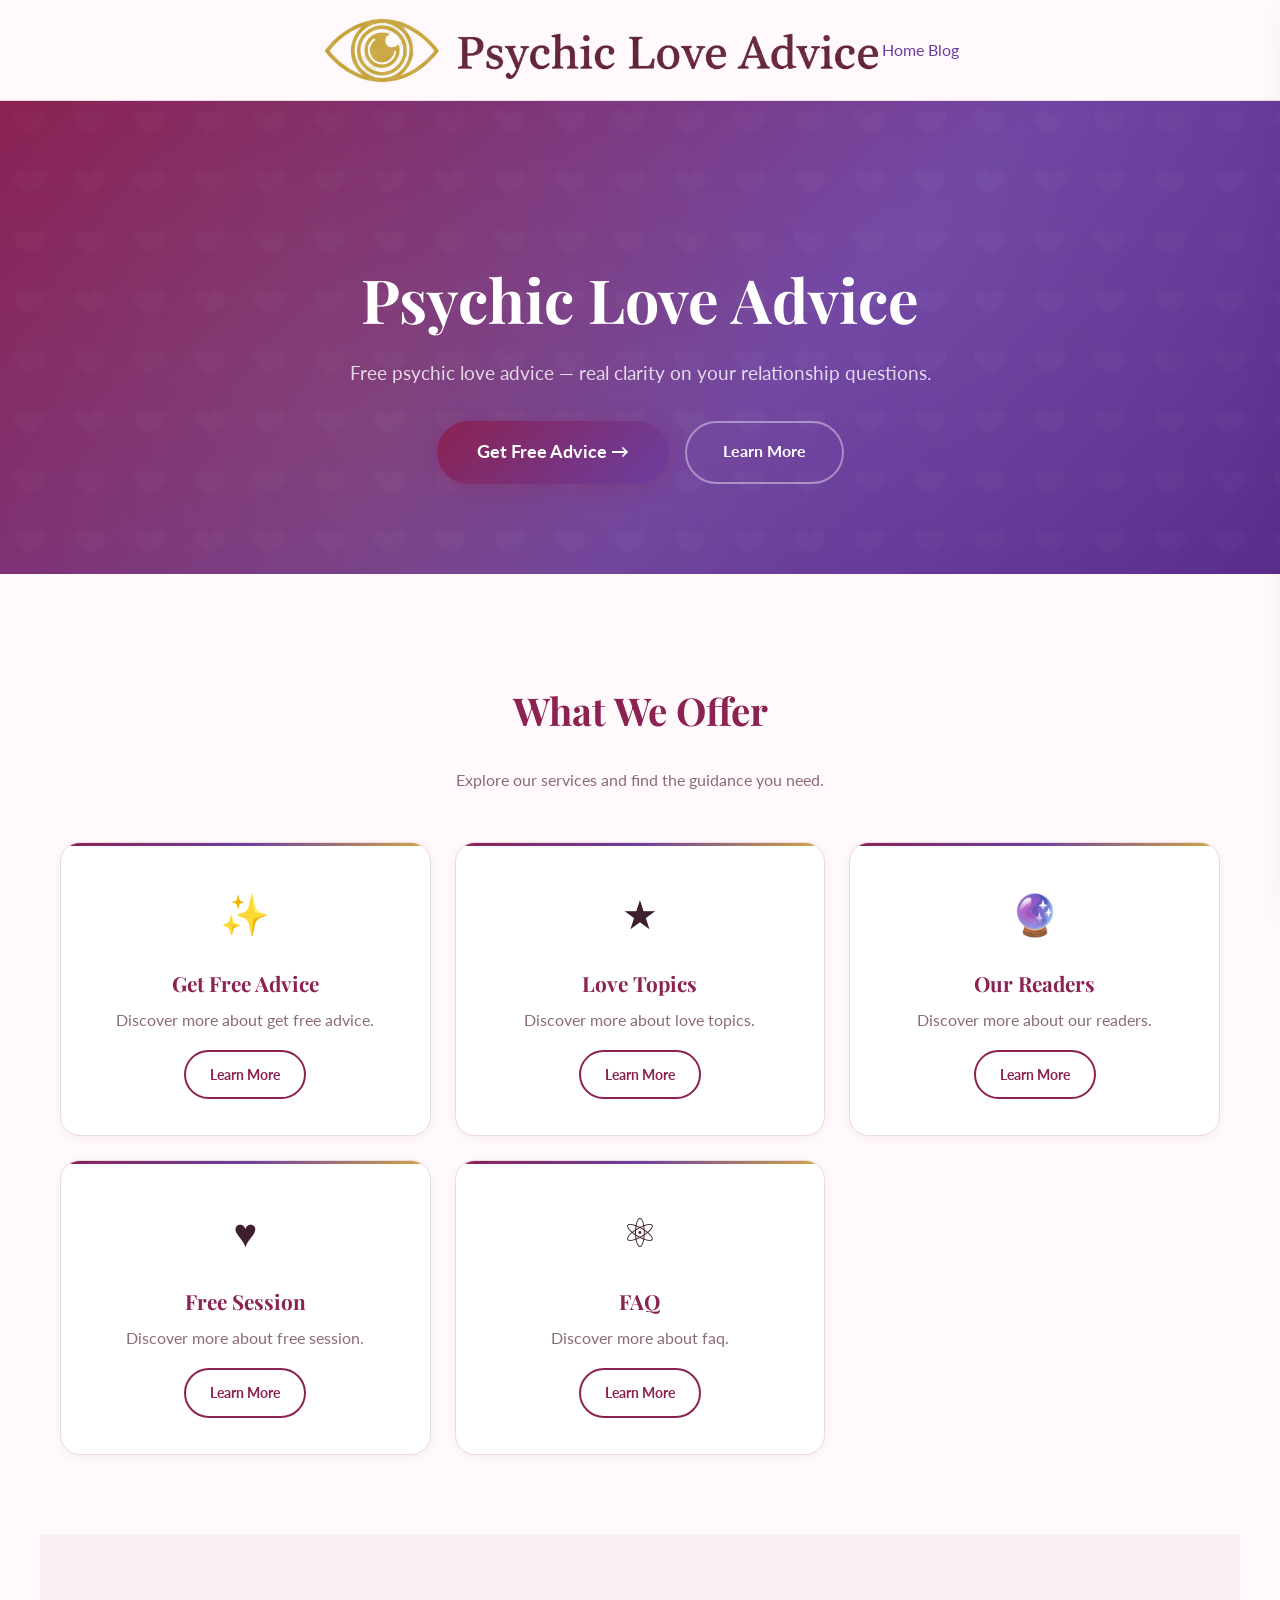
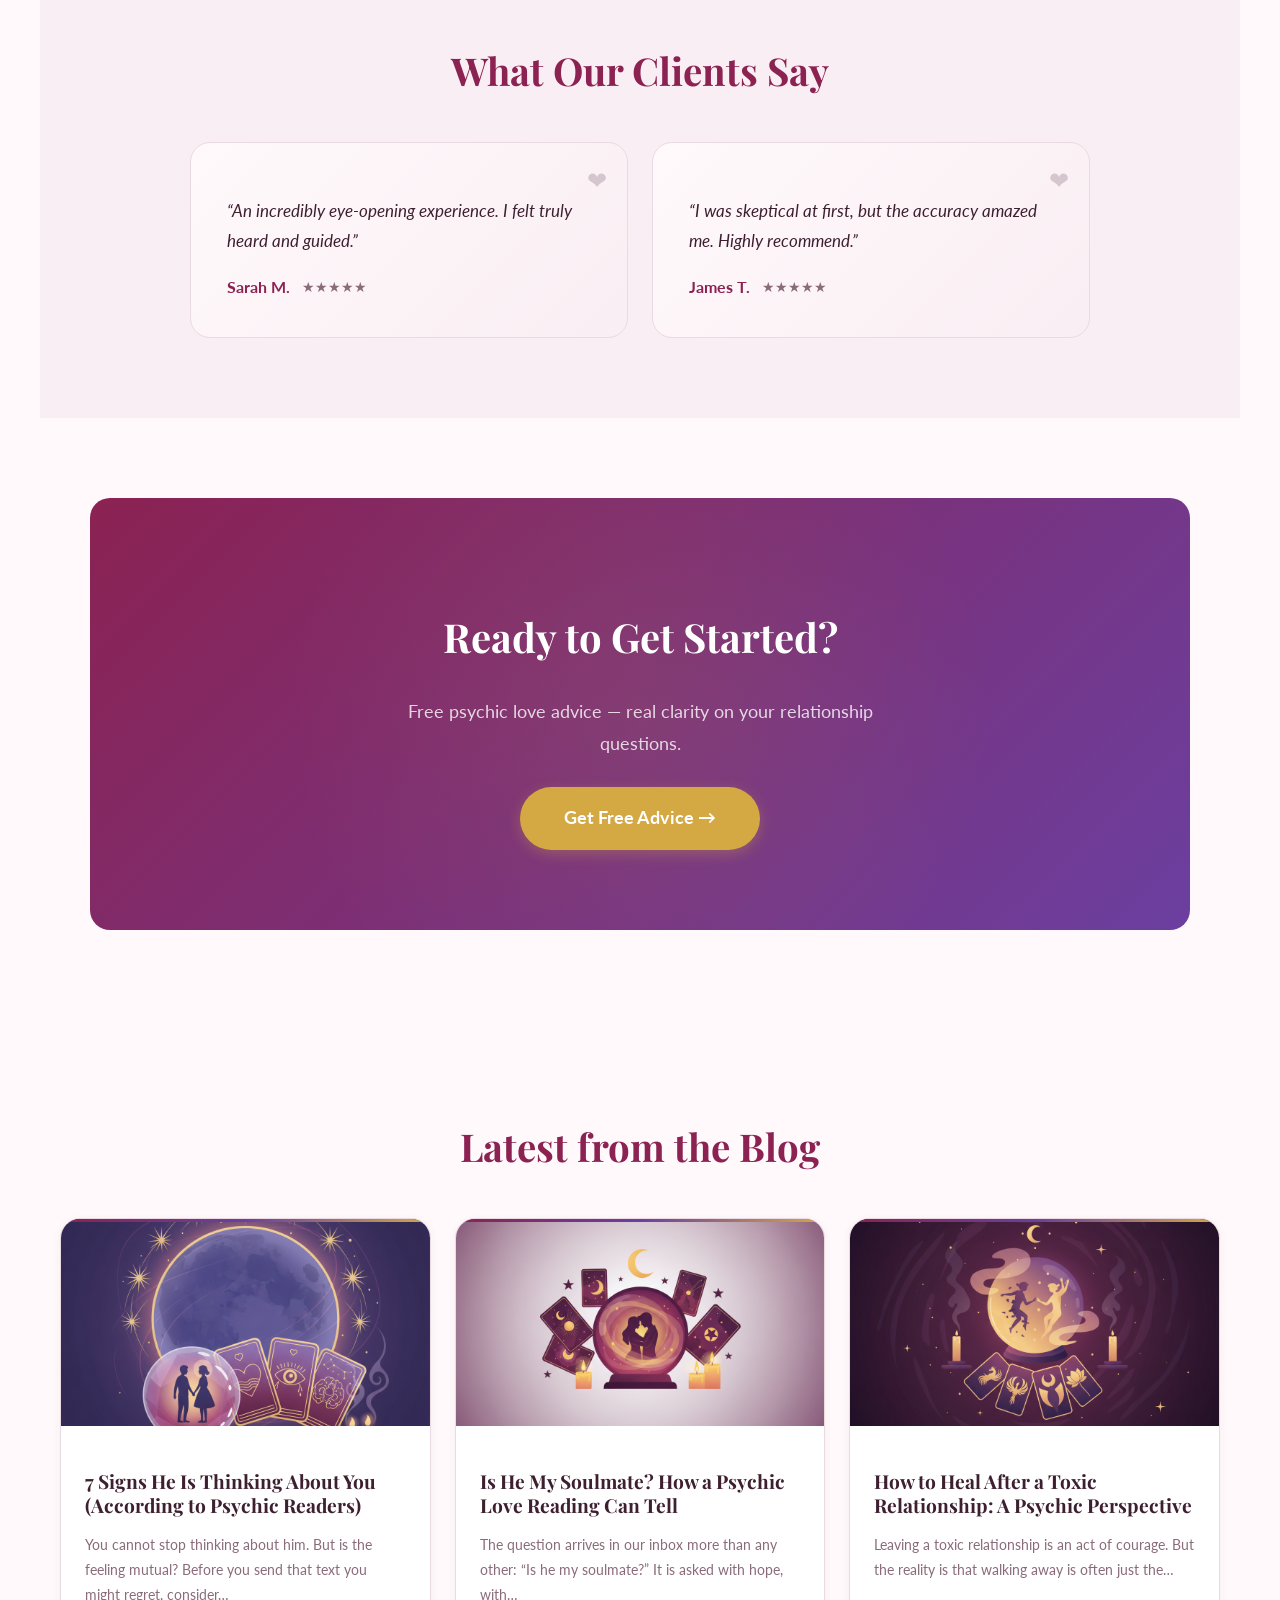
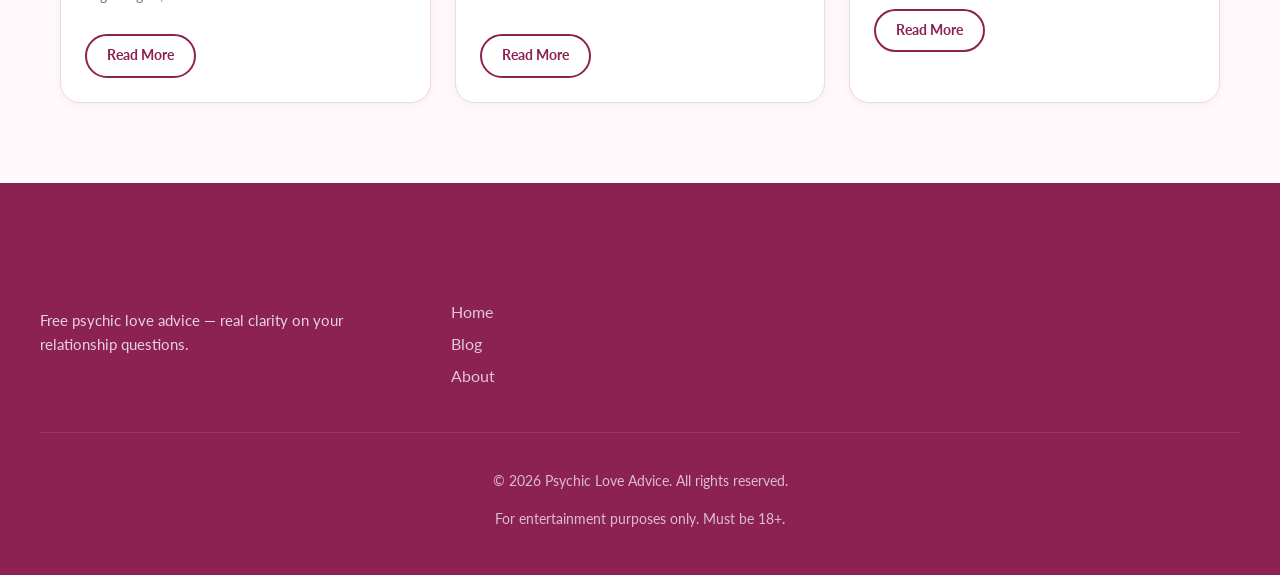
<file: index.html>
<!DOCTYPE html>
<html lang="en-US">
<head><meta charset="UTF-8">

<meta name="viewport" content="width=device-width, initial-scale=1.0">
<title>Free Psychic Love Advice | Real Guidance on Relationships</title>
<meta name="robots" content="max-image-preview:large">
<link rel="dns-prefetch" href="//fonts.googleapis.com">
<link rel="alternate" title="oEmbed (JSON)" type="application/json+oembed" href="/wp-json/oembed/1.0/embed?url=%2F">
<link rel="alternate" title="oEmbed (XML)" type="text/xml+oembed" href="/wp-json/oembed/1.0/embed?url=%2F&amp;format=xml">
<style id="wp-img-auto-sizes-contain-inline-css">
img:is([sizes=auto i],[sizes^="auto," i]){contain-intrinsic-size:3000px 1500px}
/*# sourceURL=wp-img-auto-sizes-contain-inline-css */
</style>
<style id="wp-emoji-styles-inline-css">

	img.wp-smiley, img.emoji {
		display: inline !important;
		border: none !important;
		box-shadow: none !important;
		height: 1em !important;
		width: 1em !important;
		margin: 0 0.07em !important;
		vertical-align: -0.1em !important;
		background: none !important;
		padding: 0 !important;
	}
/*# sourceURL=wp-emoji-styles-inline-css */
</style>
<style id="wp-block-library-inline-css">
:root{--wp-block-synced-color:#7a00df;--wp-block-synced-color--rgb:122,0,223;--wp-bound-block-color:var(--wp-block-synced-color);--wp-editor-canvas-background:#ddd;--wp-admin-theme-color:#007cba;--wp-admin-theme-color--rgb:0,124,186;--wp-admin-theme-color-darker-10:#006ba1;--wp-admin-theme-color-darker-10--rgb:0,107,160.5;--wp-admin-theme-color-darker-20:#005a87;--wp-admin-theme-color-darker-20--rgb:0,90,135;--wp-admin-border-width-focus:2px}@media (min-resolution:192dpi){:root{--wp-admin-border-width-focus:1.5px}}.wp-element-button{cursor:pointer}:root .has-very-light-gray-background-color{background-color:#eee}:root .has-very-dark-gray-background-color{background-color:#313131}:root .has-very-light-gray-color{color:#eee}:root .has-very-dark-gray-color{color:#313131}:root .has-vivid-green-cyan-to-vivid-cyan-blue-gradient-background{background:linear-gradient(135deg,#00d084,#0693e3)}:root .has-purple-crush-gradient-background{background:linear-gradient(135deg,#34e2e4,#4721fb 50%,#ab1dfe)}:root .has-hazy-dawn-gradient-background{background:linear-gradient(135deg,#faaca8,#dad0ec)}:root .has-subdued-olive-gradient-background{background:linear-gradient(135deg,#fafae1,#67a671)}:root .has-atomic-cream-gradient-background{background:linear-gradient(135deg,#fdd79a,#004a59)}:root .has-nightshade-gradient-background{background:linear-gradient(135deg,#330968,#31cdcf)}:root .has-midnight-gradient-background{background:linear-gradient(135deg,#020381,#2874fc)}:root{--wp--preset--font-size--normal:16px;--wp--preset--font-size--huge:42px}.has-regular-font-size{font-size:1em}.has-larger-font-size{font-size:2.625em}.has-normal-font-size{font-size:var(--wp--preset--font-size--normal)}.has-huge-font-size{font-size:var(--wp--preset--font-size--huge)}.has-text-align-center{text-align:center}.has-text-align-left{text-align:left}.has-text-align-right{text-align:right}.has-fit-text{white-space:nowrap!important}#end-resizable-editor-section{display:none}.aligncenter{clear:both}.items-justified-left{justify-content:flex-start}.items-justified-center{justify-content:center}.items-justified-right{justify-content:flex-end}.items-justified-space-between{justify-content:space-between}.screen-reader-text{border:0;clip-path:inset(50%);height:1px;margin:-1px;overflow:hidden;padding:0;position:absolute;width:1px;word-wrap:normal!important}.screen-reader-text:focus{background-color:#ddd;clip-path:none;color:#444;display:block;font-size:1em;height:auto;left:5px;line-height:normal;padding:15px 23px 14px;text-decoration:none;top:5px;width:auto;z-index:100000}html :where(.has-border-color){border-style:solid}html :where([style*=border-top-color]){border-top-style:solid}html :where([style*=border-right-color]){border-right-style:solid}html :where([style*=border-bottom-color]){border-bottom-style:solid}html :where([style*=border-left-color]){border-left-style:solid}html :where([style*=border-width]){border-style:solid}html :where([style*=border-top-width]){border-top-style:solid}html :where([style*=border-right-width]){border-right-style:solid}html :where([style*=border-bottom-width]){border-bottom-style:solid}html :where([style*=border-left-width]){border-left-style:solid}html :where(img[class*=wp-image-]){height:auto;max-width:100%}:where(figure){margin:0 0 1em}html :where(.is-position-sticky){--wp-admin--admin-bar--position-offset:var(--wp-admin--admin-bar--height,0px)}@media screen and (max-width:600px){html :where(.is-position-sticky){--wp-admin--admin-bar--position-offset:0px}}

/*# sourceURL=wp-block-library-inline-css */
</style>
<style id="classic-theme-styles-inline-css">
/*! This file is auto-generated */
.wp-block-button__link{color:#fff;background-color:#32373c;border-radius:9999px;box-shadow:none;text-decoration:none;padding:calc(.667em + 2px) calc(1.333em + 2px);font-size:1.125em}.wp-block-file__button{background:#32373c;color:#fff;text-decoration:none}
/*# sourceURL=/wp-includes/css/classic-themes.min.css */
</style>
<style id="global-styles-inline-css">
:root{--wp--preset--aspect-ratio--square: 1;--wp--preset--aspect-ratio--4-3: 4/3;--wp--preset--aspect-ratio--3-4: 3/4;--wp--preset--aspect-ratio--3-2: 3/2;--wp--preset--aspect-ratio--2-3: 2/3;--wp--preset--aspect-ratio--16-9: 16/9;--wp--preset--aspect-ratio--9-16: 9/16;--wp--preset--color--black: #000000;--wp--preset--color--cyan-bluish-gray: #abb8c3;--wp--preset--color--white: #ffffff;--wp--preset--color--pale-pink: #f78da7;--wp--preset--color--vivid-red: #cf2e2e;--wp--preset--color--luminous-vivid-orange: #ff6900;--wp--preset--color--luminous-vivid-amber: #fcb900;--wp--preset--color--light-green-cyan: #7bdcb5;--wp--preset--color--vivid-green-cyan: #00d084;--wp--preset--color--pale-cyan-blue: #8ed1fc;--wp--preset--color--vivid-cyan-blue: #0693e3;--wp--preset--color--vivid-purple: #9b51e0;--wp--preset--gradient--vivid-cyan-blue-to-vivid-purple: linear-gradient(135deg,rgb(6,147,227) 0%,rgb(155,81,224) 100%);--wp--preset--gradient--light-green-cyan-to-vivid-green-cyan: linear-gradient(135deg,rgb(122,220,180) 0%,rgb(0,208,130) 100%);--wp--preset--gradient--luminous-vivid-amber-to-luminous-vivid-orange: linear-gradient(135deg,rgb(252,185,0) 0%,rgb(255,105,0) 100%);--wp--preset--gradient--luminous-vivid-orange-to-vivid-red: linear-gradient(135deg,rgb(255,105,0) 0%,rgb(207,46,46) 100%);--wp--preset--gradient--very-light-gray-to-cyan-bluish-gray: linear-gradient(135deg,rgb(238,238,238) 0%,rgb(169,184,195) 100%);--wp--preset--gradient--cool-to-warm-spectrum: linear-gradient(135deg,rgb(74,234,220) 0%,rgb(151,120,209) 20%,rgb(207,42,186) 40%,rgb(238,44,130) 60%,rgb(251,105,98) 80%,rgb(254,248,76) 100%);--wp--preset--gradient--blush-light-purple: linear-gradient(135deg,rgb(255,206,236) 0%,rgb(152,150,240) 100%);--wp--preset--gradient--blush-bordeaux: linear-gradient(135deg,rgb(254,205,165) 0%,rgb(254,45,45) 50%,rgb(107,0,62) 100%);--wp--preset--gradient--luminous-dusk: linear-gradient(135deg,rgb(255,203,112) 0%,rgb(199,81,192) 50%,rgb(65,88,208) 100%);--wp--preset--gradient--pale-ocean: linear-gradient(135deg,rgb(255,245,203) 0%,rgb(182,227,212) 50%,rgb(51,167,181) 100%);--wp--preset--gradient--electric-grass: linear-gradient(135deg,rgb(202,248,128) 0%,rgb(113,206,126) 100%);--wp--preset--gradient--midnight: linear-gradient(135deg,rgb(2,3,129) 0%,rgb(40,116,252) 100%);--wp--preset--font-size--small: 13px;--wp--preset--font-size--medium: 20px;--wp--preset--font-size--large: 36px;--wp--preset--font-size--x-large: 42px;--wp--preset--spacing--20: 0.44rem;--wp--preset--spacing--30: 0.67rem;--wp--preset--spacing--40: 1rem;--wp--preset--spacing--50: 1.5rem;--wp--preset--spacing--60: 2.25rem;--wp--preset--spacing--70: 3.38rem;--wp--preset--spacing--80: 5.06rem;--wp--preset--shadow--natural: 6px 6px 9px rgba(0, 0, 0, 0.2);--wp--preset--shadow--deep: 12px 12px 50px rgba(0, 0, 0, 0.4);--wp--preset--shadow--sharp: 6px 6px 0px rgba(0, 0, 0, 0.2);--wp--preset--shadow--outlined: 6px 6px 0px -3px rgb(255, 255, 255), 6px 6px rgb(0, 0, 0);--wp--preset--shadow--crisp: 6px 6px 0px rgb(0, 0, 0);}:where(.is-layout-flex){gap: 0.5em;}:where(.is-layout-grid){gap: 0.5em;}body .is-layout-flex{display: flex;}.is-layout-flex{flex-wrap: wrap;align-items: center;}.is-layout-flex > :is(*, div){margin: 0;}body .is-layout-grid{display: grid;}.is-layout-grid > :is(*, div){margin: 0;}:where(.wp-block-columns.is-layout-flex){gap: 2em;}:where(.wp-block-columns.is-layout-grid){gap: 2em;}:where(.wp-block-post-template.is-layout-flex){gap: 1.25em;}:where(.wp-block-post-template.is-layout-grid){gap: 1.25em;}.has-black-color{color: var(--wp--preset--color--black) !important;}.has-cyan-bluish-gray-color{color: var(--wp--preset--color--cyan-bluish-gray) !important;}.has-white-color{color: var(--wp--preset--color--white) !important;}.has-pale-pink-color{color: var(--wp--preset--color--pale-pink) !important;}.has-vivid-red-color{color: var(--wp--preset--color--vivid-red) !important;}.has-luminous-vivid-orange-color{color: var(--wp--preset--color--luminous-vivid-orange) !important;}.has-luminous-vivid-amber-color{color: var(--wp--preset--color--luminous-vivid-amber) !important;}.has-light-green-cyan-color{color: var(--wp--preset--color--light-green-cyan) !important;}.has-vivid-green-cyan-color{color: var(--wp--preset--color--vivid-green-cyan) !important;}.has-pale-cyan-blue-color{color: var(--wp--preset--color--pale-cyan-blue) !important;}.has-vivid-cyan-blue-color{color: var(--wp--preset--color--vivid-cyan-blue) !important;}.has-vivid-purple-color{color: var(--wp--preset--color--vivid-purple) !important;}.has-black-background-color{background-color: var(--wp--preset--color--black) !important;}.has-cyan-bluish-gray-background-color{background-color: var(--wp--preset--color--cyan-bluish-gray) !important;}.has-white-background-color{background-color: var(--wp--preset--color--white) !important;}.has-pale-pink-background-color{background-color: var(--wp--preset--color--pale-pink) !important;}.has-vivid-red-background-color{background-color: var(--wp--preset--color--vivid-red) !important;}.has-luminous-vivid-orange-background-color{background-color: var(--wp--preset--color--luminous-vivid-orange) !important;}.has-luminous-vivid-amber-background-color{background-color: var(--wp--preset--color--luminous-vivid-amber) !important;}.has-light-green-cyan-background-color{background-color: var(--wp--preset--color--light-green-cyan) !important;}.has-vivid-green-cyan-background-color{background-color: var(--wp--preset--color--vivid-green-cyan) !important;}.has-pale-cyan-blue-background-color{background-color: var(--wp--preset--color--pale-cyan-blue) !important;}.has-vivid-cyan-blue-background-color{background-color: var(--wp--preset--color--vivid-cyan-blue) !important;}.has-vivid-purple-background-color{background-color: var(--wp--preset--color--vivid-purple) !important;}.has-black-border-color{border-color: var(--wp--preset--color--black) !important;}.has-cyan-bluish-gray-border-color{border-color: var(--wp--preset--color--cyan-bluish-gray) !important;}.has-white-border-color{border-color: var(--wp--preset--color--white) !important;}.has-pale-pink-border-color{border-color: var(--wp--preset--color--pale-pink) !important;}.has-vivid-red-border-color{border-color: var(--wp--preset--color--vivid-red) !important;}.has-luminous-vivid-orange-border-color{border-color: var(--wp--preset--color--luminous-vivid-orange) !important;}.has-luminous-vivid-amber-border-color{border-color: var(--wp--preset--color--luminous-vivid-amber) !important;}.has-light-green-cyan-border-color{border-color: var(--wp--preset--color--light-green-cyan) !important;}.has-vivid-green-cyan-border-color{border-color: var(--wp--preset--color--vivid-green-cyan) !important;}.has-pale-cyan-blue-border-color{border-color: var(--wp--preset--color--pale-cyan-blue) !important;}.has-vivid-cyan-blue-border-color{border-color: var(--wp--preset--color--vivid-cyan-blue) !important;}.has-vivid-purple-border-color{border-color: var(--wp--preset--color--vivid-purple) !important;}.has-vivid-cyan-blue-to-vivid-purple-gradient-background{background: var(--wp--preset--gradient--vivid-cyan-blue-to-vivid-purple) !important;}.has-light-green-cyan-to-vivid-green-cyan-gradient-background{background: var(--wp--preset--gradient--light-green-cyan-to-vivid-green-cyan) !important;}.has-luminous-vivid-amber-to-luminous-vivid-orange-gradient-background{background: var(--wp--preset--gradient--luminous-vivid-amber-to-luminous-vivid-orange) !important;}.has-luminous-vivid-orange-to-vivid-red-gradient-background{background: var(--wp--preset--gradient--luminous-vivid-orange-to-vivid-red) !important;}.has-very-light-gray-to-cyan-bluish-gray-gradient-background{background: var(--wp--preset--gradient--very-light-gray-to-cyan-bluish-gray) !important;}.has-cool-to-warm-spectrum-gradient-background{background: var(--wp--preset--gradient--cool-to-warm-spectrum) !important;}.has-blush-light-purple-gradient-background{background: var(--wp--preset--gradient--blush-light-purple) !important;}.has-blush-bordeaux-gradient-background{background: var(--wp--preset--gradient--blush-bordeaux) !important;}.has-luminous-dusk-gradient-background{background: var(--wp--preset--gradient--luminous-dusk) !important;}.has-pale-ocean-gradient-background{background: var(--wp--preset--gradient--pale-ocean) !important;}.has-electric-grass-gradient-background{background: var(--wp--preset--gradient--electric-grass) !important;}.has-midnight-gradient-background{background: var(--wp--preset--gradient--midnight) !important;}.has-small-font-size{font-size: var(--wp--preset--font-size--small) !important;}.has-medium-font-size{font-size: var(--wp--preset--font-size--medium) !important;}.has-large-font-size{font-size: var(--wp--preset--font-size--large) !important;}.has-x-large-font-size{font-size: var(--wp--preset--font-size--x-large) !important;}
/*# sourceURL=global-styles-inline-css */
</style>

<link rel="stylesheet" id="plaf-fonts-css" href="https://fonts.googleapis.com/css2?family=Playfair+Display:ital,wght@0,400;0,600;0,700;0,800;1,400&amp;family=Lato:wght@300;400;700&amp;display=swap" media="all">
<link rel="stylesheet" id="plaf-style-css" href="/wp-content/themes/plaf-theme/style.css?ver=1.0.0" media="all">
<link rel="https://api.w.org/" href="/wp-json/"><link rel="alternate" title="JSON" type="application/json" href="/wp-json/wp/v2/pages/5"><link rel="EditURI" type="application/rsd+xml" title="RSD" href="/xmlrpc.php?rsd">
<meta name="generator" content="WordPress 6.9.4">
<link rel="canonical" href="/">
<link rel="shortlink" href="/">
<link rel="icon" href="/wp-content/uploads/2026/03/site_21_favicon.png" sizes="32x32">
<link rel="icon" href="/wp-content/uploads/2026/03/site_21_favicon.png" sizes="192x192">
<link rel="apple-touch-icon" href="/wp-content/uploads/2026/03/site_21_favicon.png">
<meta name="msapplication-TileImage" content="/wp-content/uploads/2026/03/site_21_favicon.png">
		<style id="wp-custom-css">
			@import url('https://fonts.googleapis.com/css2?family=Playfair+Display:ital,wght@0,400;0,600;0,700;0,800;1,400&family=Lato:wght@300;400;700&display=swap');

:root {
  --color-primary: #8B2252;
  --color-secondary: #6B3FA0;
  --color-accent: #D4A843;
  --color-bg: #FFF9FB;
  --color-bg-alt: #F9EEF3;
  --color-text: #3D1F30;
  --color-text-light: #8A6B7A;
  --color-border: #EADAE2;
  --color-success: #6BAF7A;
  --color-danger: #D44D4D;
  --font-heading: 'Playfair Display', serif;
  --font-body: 'Lato', sans-serif;
  --radius-sm: 6px;
  --radius-md: 12px;
  --radius-lg: 20px;
  --shadow-sm: 0 2px 8px rgba(139,34,82,0.06);
  --shadow-md: 0 6px 24px rgba(139,34,82,0.1);
  --shadow-lg: 0 12px 40px rgba(139,34,82,0.16);
  --spacing-xs: 4px;
  --spacing-sm: 8px;
  --spacing-md: 16px;
  --spacing-lg: 32px;
  --spacing-xl: 64px;
  --transition: 0.3s ease;
}

/* Psychic Love Advice - Romantic Rose & Purple */
@import url('https://fonts.googleapis.com/css2?family=Playfair+Display:ital,wght@0,400;0,600;0,700;0,800;1,400&family=Lato:wght@300;400;700&display=swap');
:root{--color-primary:#8B2252;--color-secondary:#6B3FA0;--color-accent:#D4A843;--color-bg:#FFF9FB;--color-bg-alt:#F9EEF3;--color-text:#3D1F30;--color-text-light:#8A6B7A;--color-border:#EADAE2;--font-heading:'Playfair Display',serif;--font-body:'Lato',sans-serif;--radius-sm:6px;--radius-md:12px;--radius-lg:20px;--shadow-sm:0 2px 8px rgba(139,34,82,0.06);--shadow-md:0 6px 24px rgba(139,34,82,0.1);--shadow-lg:0 12px 40px rgba(139,34,82,0.16);--transition:0.3s ease}
*,*::before,*::after{box-sizing:border-box}
body{font-family:var(--font-body);color:var(--color-text);background:var(--color-bg);line-height:1.75;margin:0}
h1,h2,h3,h4,h5,h6{font-family:var(--font-heading);font-weight:700;line-height:1.25;color:var(--color-primary)}
h1{font-size:3.2rem}h2{font-size:2.4rem}h3{font-size:1.6rem}h4{font-size:1.3rem}
a{color:var(--color-secondary);text-decoration:none;transition:var(--transition)}a:hover{color:var(--color-primary)}
.btn{display:inline-block;padding:14px 36px;font-family:var(--font-body);font-weight:700;font-size:1rem;border:none;border-radius:50px;cursor:pointer;transition:var(--transition);text-align:center}
.btn-primary{background:linear-gradient(135deg,var(--color-primary),var(--color-secondary));color:#fff;box-shadow:0 4px 20px rgba(139,34,82,0.3)}
.btn-primary:hover{transform:translateY(-3px);box-shadow:0 8px 30px rgba(139,34,82,0.4)}
.btn-accent{background:var(--color-accent);color:#fff;box-shadow:0 4px 14px rgba(212,168,67,0.3)}
.btn-accent:hover{transform:translateY(-2px);box-shadow:0 6px 20px rgba(212,168,67,0.4)}
.btn-outline{background:transparent;color:var(--color-primary);border:2px solid var(--color-primary);border-radius:50px}
.btn-outline:hover{background:var(--color-primary);color:#fff}
.hero{background:linear-gradient(135deg,#8B2252 0%,#6B3FA0 60%,#5A2D8C 100%);padding:110px 20px 90px;text-align:center;position:relative;overflow:hidden}
.hero::before{content:'';position:absolute;top:0;left:0;right:0;bottom:0;background:radial-gradient(circle at 30% 70%,rgba(212,168,67,0.12) 0%,transparent 50%),radial-gradient(circle at 70% 30%,rgba(255,255,255,0.06) 0%,transparent 50%)}
.hero::after{content:'';position:absolute;top:0;left:0;right:0;bottom:0;background:url("data:image/svg+xml,%3Csvg width='60' height='60' viewBox='0 0 60 60' xmlns='http://www.w3.org/2000/svg'%3E%3Cpath d='M30 15c-3-6-12-8-15-2s2 12 15 20c13-8 18-14 15-20s-12-4-15 2z' fill='%23ffffff' fill-opacity='0.02'/%3E%3C/svg%3E")}
.hero h1{color:#fff;font-size:3.8rem;margin-bottom:0.3em;position:relative}
.hero h1 em{font-style:italic;color:var(--color-accent)}
.hero p{color:rgba(255,255,255,0.8);font-size:1.2rem;max-width:620px;margin:0 auto 2.5rem;position:relative}
.hero .sparkle{color:var(--color-accent);font-size:1.4rem}
.section{padding:80px 20px;max-width:1200px;margin:0 auto}
.section-alt{background:var(--color-bg-alt)}
.section-title{text-align:center;margin-bottom:3rem}
.section-title h2 em{font-style:italic;color:var(--color-secondary)}
.section-title p{color:var(--color-text-light);max-width:580px;margin:0.5rem auto 0}
.card{background:#fff;border:1px solid var(--color-border);border-radius:var(--radius-lg);padding:32px;transition:var(--transition);box-shadow:var(--shadow-sm);position:relative;overflow:hidden}
.card:hover{box-shadow:var(--shadow-lg);transform:translateY(-4px)}
.card::before{content:'';position:absolute;top:0;left:0;right:0;height:3px;background:linear-gradient(90deg,var(--color-primary),var(--color-secondary),var(--color-accent))}
.card-grid{display:grid;grid-template-columns:repeat(auto-fit,minmax(280px,1fr));gap:24px}
.love-card{text-align:center;padding:36px 24px}
.love-card .heart-icon{font-size:2.5rem;margin-bottom:12px;display:block;color:var(--color-primary)}
.love-card h3{font-size:1.3rem;margin-bottom:0.5em}
.testimonial{background:linear-gradient(135deg,#FFF9FB,#F9EEF3);border:1px solid var(--color-border);border-radius:var(--radius-lg);padding:36px;position:relative}
.testimonial::before{content:'\2764';font-size:1.5rem;position:absolute;top:16px;right:20px;opacity:0.2}
.testimonial p{font-style:italic;line-height:1.8;font-size:1.05rem}
.testimonial .author{display:flex;align-items:center;gap:12px;margin-top:1.25rem}
.testimonial .author strong{color:var(--color-primary)}
.testimonial .author span{color:var(--color-text-light);font-size:0.85rem}
.testimonial .compatibility{display:inline-block;padding:2px 10px;border-radius:50px;background:rgba(139,34,82,0.1);color:var(--color-primary);font-size:0.8rem;font-weight:700;margin-top:8px}
.nav{background:rgba(255,249,251,0.95);backdrop-filter:blur(10px);border-bottom:1px solid var(--color-border);padding:14px 24px;position:sticky;top:0;z-index:100;display:flex;align-items:center;justify-content:space-between}
.nav-brand{font-family:var(--font-heading);font-size:1.4rem;font-weight:700;color:var(--color-primary)}
.nav-brand .heart{color:var(--color-accent);margin:0 2px}
.nav-link{color:var(--color-text-light);font-weight:700;padding:8px 16px;border-radius:50px;transition:var(--transition);font-size:0.9rem}
.nav-link:hover,.nav-link.active{color:var(--color-primary);background:var(--color-bg-alt)}
.cta-section{background:linear-gradient(135deg,#8B2252,#6B3FA0);padding:80px 20px;text-align:center;border-radius:var(--radius-lg);margin:40px auto;max-width:1100px;position:relative;overflow:hidden}
.cta-section::before{content:'';position:absolute;inset:0;background:radial-gradient(circle at 50% 50%,rgba(212,168,67,0.1),transparent 60%)}
.cta-section h2{color:#fff;font-size:2.5rem;position:relative}
.cta-section h2 em{font-style:italic;color:var(--color-accent)}
.cta-section p{color:rgba(255,255,255,0.8);font-size:1.15rem;margin-bottom:2rem;position:relative}
.cta-section .btn{background:var(--color-accent);color:#fff;font-size:1.1rem;padding:16px 40px;position:relative}
.cta-section .btn:hover{transform:translateY(-3px);box-shadow:0 8px 30px rgba(0,0,0,0.25)}
form input,form textarea,form select{width:100%;padding:14px 18px;border:1.5px solid var(--color-border);border-radius:var(--radius-md);font-family:var(--font-body);font-size:1rem;transition:var(--transition);background:#fff}
form input:focus,form textarea:focus{outline:none;border-color:var(--color-secondary);box-shadow:0 0 0 4px rgba(107,63,160,0.1)}
form label{display:block;font-weight:700;margin-bottom:6px;color:var(--color-text);font-size:0.95rem}
.footer{background:linear-gradient(135deg,#3D1F30,#2A1540);color:rgba(255,255,255,0.6);padding:60px 20px 30px;font-size:0.9rem;text-align:center}
.footer a{color:var(--color-accent)}
.footer-links{display:flex;justify-content:center;gap:24px;margin-bottom:20px;flex-wrap:wrap}
.footer .footer-brand{font-family:var(--font-heading);font-size:1.3rem;color:#fff;margin-bottom:12px}
.pricing-card{background:#fff;border:2px solid var(--color-border);border-radius:var(--radius-lg);padding:40px 28px;text-align:center;transition:var(--transition)}
.pricing-card:hover{box-shadow:var(--shadow-lg);border-color:var(--color-secondary)}
.pricing-card.featured{border-color:var(--color-primary);position:relative}
.pricing-card.featured::before{content:'\2764 Popular';position:absolute;top:-14px;left:50%;transform:translateX(-50%);background:linear-gradient(135deg,var(--color-primary),var(--color-secondary));color:#fff;padding:4px 20px;border-radius:50px;font-size:0.8rem;font-weight:700}
.pricing-card .price{font-family:var(--font-heading);font-size:3rem;color:var(--color-primary);margin:1rem 0}
.pricing-card .price span{font-size:1rem;color:var(--color-text-light);font-family:var(--font-body)}
.reading-types{display:grid;grid-template-columns:repeat(auto-fit,minmax(200px,1fr));gap:20px}
.reading-type{display:flex;align-items:center;gap:16px;padding:20px;border-radius:var(--radius-md);background:#fff;border:1px solid var(--color-border);transition:var(--transition)}
.reading-type:hover{border-color:var(--color-primary);box-shadow:var(--shadow-md)}
.reading-type .rt-icon{font-size:2rem;width:48px;text-align:center}
.reading-type .rt-label{font-weight:700;color:var(--color-primary);font-size:0.95rem}
.reading-type .rt-desc{font-size:0.85rem;color:var(--color-text-light)}
.love-banner{background:linear-gradient(135deg,#F9EEF3,#FFF9FB);border:1px solid var(--color-border);border-radius:var(--radius-lg);padding:40px;text-align:center;margin:2rem 0}
.love-banner h3{color:var(--color-primary);margin-bottom:0.5em}
.love-banner p{color:var(--color-text-light);max-width:500px;margin:0 auto}
@media(max-width:768px){.hero h1{font-size:2.4rem}.hero{padding:70px 16px 60px}.section{padding:50px 16px}.card-grid{grid-template-columns:1fr}.reading-types{grid-template-columns:1fr}}		</style>
		</head>
<body class="home wp-singular page-template-default page page-id-5 wp-custom-logo wp-theme-plaf-theme">
<div class="plaf-mobile-overlay" id="plafMobileOverlay" onclick="plafCloseMobile()"></div>
<nav class="mobile-nav" id="plafMobileNav">
<ul id="menu-main-menu" class="nav-menu"><li id="menu-item-37" class="menu-item menu-item-type-post_type menu-item-object-page menu-item-home current-menu-item page_item page-item-5 current_page_item menu-item-37"><a href="/" aria-current="page">Home</a></li>
<li id="menu-item-38" class="menu-item menu-item-type-post_type menu-item-object-page menu-item-38"><a href="/blog/">Blog</a></li>
</ul></nav>
<header class="nav" id="plafHeader">
<div class="container" style="display:flex;align-items:center;justify-content:space-between;max-width:1200px;margin:0 auto;">
<a href="/" class="nav-brand">
</a><a href="/" class="custom-logo-link" rel="home" aria-current="page"><img src="/wp-content/uploads/2026/04/site-logo-v3-1776869567.png" class="custom-logo" alt="Psychic Love Advice" decoding="async"></a>
<div class="nav-desktop" style="display:flex;gap:4px;align-items:center;">
<ul class="nav-menu"><li class="menu-item menu-item-type-post_type menu-item-object-page menu-item-home current-menu-item page_item page-item-5 current_page_item menu-item-37"><a href="/" aria-current="page">Home</a></li>
<li class="menu-item menu-item-type-post_type menu-item-object-page menu-item-38"><a href="/blog/">Blog</a></li>
</ul></div>
<button class="mobile-menu-btn" onclick="plafToggleMobile()" aria-label="Toggle menu">☰</button>
</div>
</header>
<main>
<section class="hero"><div style="position:relative;z-index:2;max-width:800px;margin:0 auto;">
<h1>Psychic Love Advice</h1>
<p style="font-size:1.2rem;margin-bottom:2rem;">Free psychic love advice — real clarity on your relationship questions.</p>
<div style="display:flex;gap:16px;justify-content:center;flex-wrap:wrap;">
<a href="/get-free-advice/" class="btn btn-primary" style="font-size:1.1rem;padding:16px 40px;">Get Free Advice →</a>
<a href="/about/" class="btn btn-outline" style="color:#fff;border-color:rgba(255,255,255,.4);">Learn More</a>
</div></div></section>

<section class="section"><div class="section-title"><h2>What We Offer</h2>
<p style="color:var(--color-text-light);">Explore our services and find the guidance you need.</p></div>
<div class="card-grid">
<div class="card love-card" style="text-align:center;padding:36px 24px;"><span style="font-size:2.5rem;display:block;margin-bottom:12px;">✨</span><h3>Get Free Advice</h3><p style="color:var(--color-text-light);margin:8px 0 16px;">Discover more about get free advice.</p><a href="/get-free-advice/" class="btn btn-outline" style="font-size:.9rem;padding:10px 24px;">Learn More</a></div>
<div class="card love-card" style="text-align:center;padding:36px 24px;"><span style="font-size:2.5rem;display:block;margin-bottom:12px;">★</span><h3>Love Topics</h3><p style="color:var(--color-text-light);margin:8px 0 16px;">Discover more about love topics.</p><a href="/love-topics/" class="btn btn-outline" style="font-size:.9rem;padding:10px 24px;">Learn More</a></div>
<div class="card love-card" style="text-align:center;padding:36px 24px;"><span style="font-size:2.5rem;display:block;margin-bottom:12px;">🔮</span><h3>Our Readers</h3><p style="color:var(--color-text-light);margin:8px 0 16px;">Discover more about our readers.</p><a href="/our-readers/" class="btn btn-outline" style="font-size:.9rem;padding:10px 24px;">Learn More</a></div>
<div class="card love-card" style="text-align:center;padding:36px 24px;"><span style="font-size:2.5rem;display:block;margin-bottom:12px;">♥</span><h3>Free Session</h3><p style="color:var(--color-text-light);margin:8px 0 16px;">Discover more about free session.</p><a href="/free-session/" class="btn btn-outline" style="font-size:.9rem;padding:10px 24px;">Learn More</a></div>
<div class="card love-card" style="text-align:center;padding:36px 24px;"><span style="font-size:2.5rem;display:block;margin-bottom:12px;">⚛</span><h3>FAQ</h3><p style="color:var(--color-text-light);margin:8px 0 16px;">Discover more about faq.</p><a href="/faq/" class="btn btn-outline" style="font-size:.9rem;padding:10px 24px;">Learn More</a></div>
</div></section>

<section class="section section-alt" style="background:var(--color-bg-alt);padding:80px 20px;">
<div style="max-width:1200px;margin:0 auto;">
<div class="section-title"><h2>What Our Clients Say</h2></div>
<div class="card-grid" style="max-width:900px;margin:0 auto;">
<div class="testimonial"><p>“An incredibly eye-opening experience. I felt truly heard and guided.”</p>
<div style="display:flex;align-items:center;gap:12px;margin-top:16px;"><strong style="color:var(--color-primary);">Sarah M.</strong> <span style="color:var(--color-text-light);font-size:.85rem;">★★★★★</span></div></div>
<div class="testimonial"><p>“I was skeptical at first, but the accuracy amazed me. Highly recommend.”</p>
<div style="display:flex;align-items:center;gap:12px;margin-top:16px;"><strong style="color:var(--color-primary);">James T.</strong> <span style="color:var(--color-text-light);font-size:.85rem;">★★★★★</span></div></div>
</div></div></section>

<section class="section" style="padding:40px 20px;"><div class="cta-section"><div style="position:relative;z-index:2;">
<h2>Ready to Get Started?</h2>
<p style="color:rgba(255,255,255,.8);max-width:500px;margin:12px auto 28px;">Free psychic love advice — real clarity on your relationship questions.</p>
<a href="/get-free-advice/" class="btn btn-accent" style="font-size:1.1rem;padding:16px 44px;">Get Free Advice →</a>
</div></div></section>

<section class="section"><div class="section-title"><h2>Latest from the Blog</h2></div>
<div class="card-grid">
<article class="card" style="padding:0;overflow:hidden;">
<div style="aspect-ratio:16/9;overflow:hidden;"><img width="768" height="768" src="/wp-content/uploads/2026/04/blog_signs-he-is-thinking-about-you.png" class="attachment-medium_large size-medium_large wp-post-image" alt="" style="width:100%;height:100%;object-fit:cover;" decoding="async" fetchpriority="high"></div><div style="padding:24px;"><h3 style="font-size:1.2rem;margin-bottom:8px;"><a href="/signs-he-is-thinking-about-you/" style="color:var(--color-text);">7 Signs He Is Thinking About You (According to Psychic Readers)</a></h3>
<p style="color:var(--color-text-light);font-size:.9rem;">You cannot stop thinking about him. But is the feeling mutual? Before you send that text you might regret, consider…</p>
<a href="/signs-he-is-thinking-about-you/" class="btn btn-outline" style="font-size:.85rem;padding:8px 20px;margin-top:12px;">Read More</a></div></article>
<article class="card" style="padding:0;overflow:hidden;">
<div style="aspect-ratio:16/9;overflow:hidden;"><img width="768" height="768" src="/wp-content/uploads/2026/04/blog_is-he-my-soulmate-psychic-reading.png" class="attachment-medium_large size-medium_large wp-post-image" alt="" style="width:100%;height:100%;object-fit:cover;" decoding="async"></div><div style="padding:24px;"><h3 style="font-size:1.2rem;margin-bottom:8px;"><a href="/is-he-my-soulmate-psychic-reading/" style="color:var(--color-text);">Is He My Soulmate? How a Psychic Love Reading Can Tell</a></h3>
<p style="color:var(--color-text-light);font-size:.9rem;">The question arrives in our inbox more than any other: “Is he my soulmate?” It is asked with hope, with…</p>
<a href="/is-he-my-soulmate-psychic-reading/" class="btn btn-outline" style="font-size:.85rem;padding:8px 20px;margin-top:12px;">Read More</a></div></article>
<article class="card" style="padding:0;overflow:hidden;">
<div style="aspect-ratio:16/9;overflow:hidden;"><img width="768" height="768" src="/wp-content/uploads/2026/04/blog_heal-after-toxic-relationship-psychic.png" class="attachment-medium_large size-medium_large wp-post-image" alt="" style="width:100%;height:100%;object-fit:cover;" decoding="async"></div><div style="padding:24px;"><h3 style="font-size:1.2rem;margin-bottom:8px;"><a href="/heal-after-toxic-relationship-psychic/" style="color:var(--color-text);">How to Heal After a Toxic Relationship: A Psychic Perspective</a></h3>
<p style="color:var(--color-text-light);font-size:.9rem;">Leaving a toxic relationship is an act of courage. But the reality is that walking away is often just the…</p>
<a href="/heal-after-toxic-relationship-psychic/" class="btn btn-outline" style="font-size:.85rem;padding:8px 20px;margin-top:12px;">Read More</a></div></article>
</div></section>
</main>
<footer class="site-footer" style="background:var(--color-primary);color:#fff;padding:60px 20px 30px;">
<div class="container" style="max-width:1200px;margin:0 auto;">
<div style="display:grid;grid-template-columns:repeat(auto-fit,minmax(220px,1fr));gap:32px;margin-bottom:40px;">
<div><h3 style="font-family:var(--font-heading);font-size:1.4rem;margin-bottom:12px;">Psychic Love Advice</h3>
<p style="opacity:.8;font-size:.95rem;line-height:1.6;">Free psychic love advice — real clarity on your relationship questions.</p></div>
<div><h4 style="font-size:1rem;margin-bottom:12px;opacity:.9;">Quick Links</h4>
<ul style="list-style:none;padding:0;margin:0;">
<li><a href="/" style="color:rgba(255,255,255,.75);text-decoration:none;line-height:2;">Home</a></li>
<li><a href="/blog/" style="color:rgba(255,255,255,.75);text-decoration:none;line-height:2;">Blog</a></li>
<li><a href="/about/" style="color:rgba(255,255,255,.75);text-decoration:none;line-height:2;">About</a></li>
</ul></div>
<div><h4 style="font-size:1rem;margin-bottom:12px;opacity:.9;">Legal</h4>
<ul style="list-style:none;padding:0;margin:0;">
</ul></div>
</div>
<div style="border-top:1px solid rgba(255,255,255,.15);padding-top:24px;text-align:center;font-size:.85rem;opacity:.7;">
<p>© 2026 Psychic Love Advice. All rights reserved.</p>
<p>For entertainment purposes only. Must be 18+.</p></div>
</div></footer>
<a href="#" id="plafBtt" style="position:fixed;bottom:30px;right:30px;width:44px;height:44px;background:var(--color-primary);color:#fff;border-radius:50%;display:none;align-items:center;justify-content:center;font-size:1.3rem;text-decoration:none;box-shadow:var(--shadow-md);z-index:99;" aria-label="Back to top">↑</a>
<script>(function(){var b=document.getElementById('plafBtt');if(b)window.addEventListener('scroll',function(){b.style.display=window.scrollY>400?'flex':'none'})})()</script>
<script type="speculationrules">
{"prefetch":[{"source":"document","where":{"and":[{"href_matches":"/*"},{"not":{"href_matches":["/wp-*.php","/wp-admin/*","/wp-content/uploads/*","/wp-content/*","/wp-content/plugins/*","/wp-content/themes/plaf-theme/*","/*\\?(.+)"]}},{"not":{"selector_matches":"a[rel~=\"nofollow\"]"}},{"not":{"selector_matches":".no-prefetch, .no-prefetch a"}}]},"eagerness":"conservative"}]}
</script>
<script src="/wp-content/themes/plaf-theme/assets/js/navigation.js?ver=1.0.0" id="plaf-nav-js"></script>
<script id="wp-emoji-settings" type="application/json">
{"baseUrl":"https://s.w.org/images/core/emoji/17.0.2/72x72/","ext":".png","svgUrl":"https://s.w.org/images/core/emoji/17.0.2/svg/","svgExt":".svg","source":{"concatemoji":"/wp-includes/js/wp-emoji-release.min.js?ver=6.9.4"}}
</script>
<script type="module">
/*! This file is auto-generated */
const a=JSON.parse(document.getElementById("wp-emoji-settings").textContent),o=(window._wpemojiSettings=a,"wpEmojiSettingsSupports"),s=["flag","emoji"];function i(e){try{var t={supportTests:e,timestamp:(new Date).valueOf()};sessionStorage.setItem(o,JSON.stringify(t))}catch(e){}}function c(e,t,n){e.clearRect(0,0,e.canvas.width,e.canvas.height),e.fillText(t,0,0);t=new Uint32Array(e.getImageData(0,0,e.canvas.width,e.canvas.height).data);e.clearRect(0,0,e.canvas.width,e.canvas.height),e.fillText(n,0,0);const a=new Uint32Array(e.getImageData(0,0,e.canvas.width,e.canvas.height).data);return t.every((e,t)=>e===a[t])}function p(e,t){e.clearRect(0,0,e.canvas.width,e.canvas.height),e.fillText(t,0,0);var n=e.getImageData(16,16,1,1);for(let e=0;e<n.data.length;e++)if(0!==n.data[e])return!1;return!0}function u(e,t,n,a){switch(t){case"flag":return n(e,"\ud83c\udff3\ufe0f\u200d\u26a7\ufe0f","\ud83c\udff3\ufe0f\u200b\u26a7\ufe0f")?!1:!n(e,"\ud83c\udde8\ud83c\uddf6","\ud83c\udde8\u200b\ud83c\uddf6")&&!n(e,"\ud83c\udff4\udb40\udc67\udb40\udc62\udb40\udc65\udb40\udc6e\udb40\udc67\udb40\udc7f","\ud83c\udff4\u200b\udb40\udc67\u200b\udb40\udc62\u200b\udb40\udc65\u200b\udb40\udc6e\u200b\udb40\udc67\u200b\udb40\udc7f");case"emoji":return!a(e,"\ud83e\u1fac8")}return!1}function f(e,t,n,a){let r;const o=(r="undefined"!=typeof WorkerGlobalScope&&self instanceof WorkerGlobalScope?new OffscreenCanvas(300,150):document.createElement("canvas")).getContext("2d",{willReadFrequently:!0}),s=(o.textBaseline="top",o.font="600 32px Arial",{});return e.forEach(e=>{s[e]=t(o,e,n,a)}),s}function r(e){var t=document.createElement("script");t.src=e,t.defer=!0,document.head.appendChild(t)}a.supports={everything:!0,everythingExceptFlag:!0},new Promise(t=>{let n=function(){try{var e=JSON.parse(sessionStorage.getItem(o));if("object"==typeof e&&"number"==typeof e.timestamp&&(new Date).valueOf()<e.timestamp+604800&&"object"==typeof e.supportTests)return e.supportTests}catch(e){}return null}();if(!n){if("undefined"!=typeof Worker&&"undefined"!=typeof OffscreenCanvas&&"undefined"!=typeof URL&&URL.createObjectURL&&"undefined"!=typeof Blob)try{var e="postMessage("+f.toString()+"("+[JSON.stringify(s),u.toString(),c.toString(),p.toString()].join(",")+"));",a=new Blob([e],{type:"text/javascript"});const r=new Worker(URL.createObjectURL(a),{name:"wpTestEmojiSupports"});return void(r.onmessage=e=>{i(n=e.data),r.terminate(),t(n)})}catch(e){}i(n=f(s,u,c,p))}t(n)}).then(e=>{for(const n in e)a.supports[n]=e[n],a.supports.everything=a.supports.everything&&a.supports[n],"flag"!==n&&(a.supports.everythingExceptFlag=a.supports.everythingExceptFlag&&a.supports[n]);var t;a.supports.everythingExceptFlag=a.supports.everythingExceptFlag&&!a.supports.flag,a.supports.everything||((t=a.source||{}).concatemoji?r(t.concatemoji):t.wpemoji&&t.twemoji&&(r(t.twemoji),r(t.wpemoji)))});
//# sourceURL=/wp-includes/js/wp-emoji-loader.min.js
</script>
</body></html>
</file>
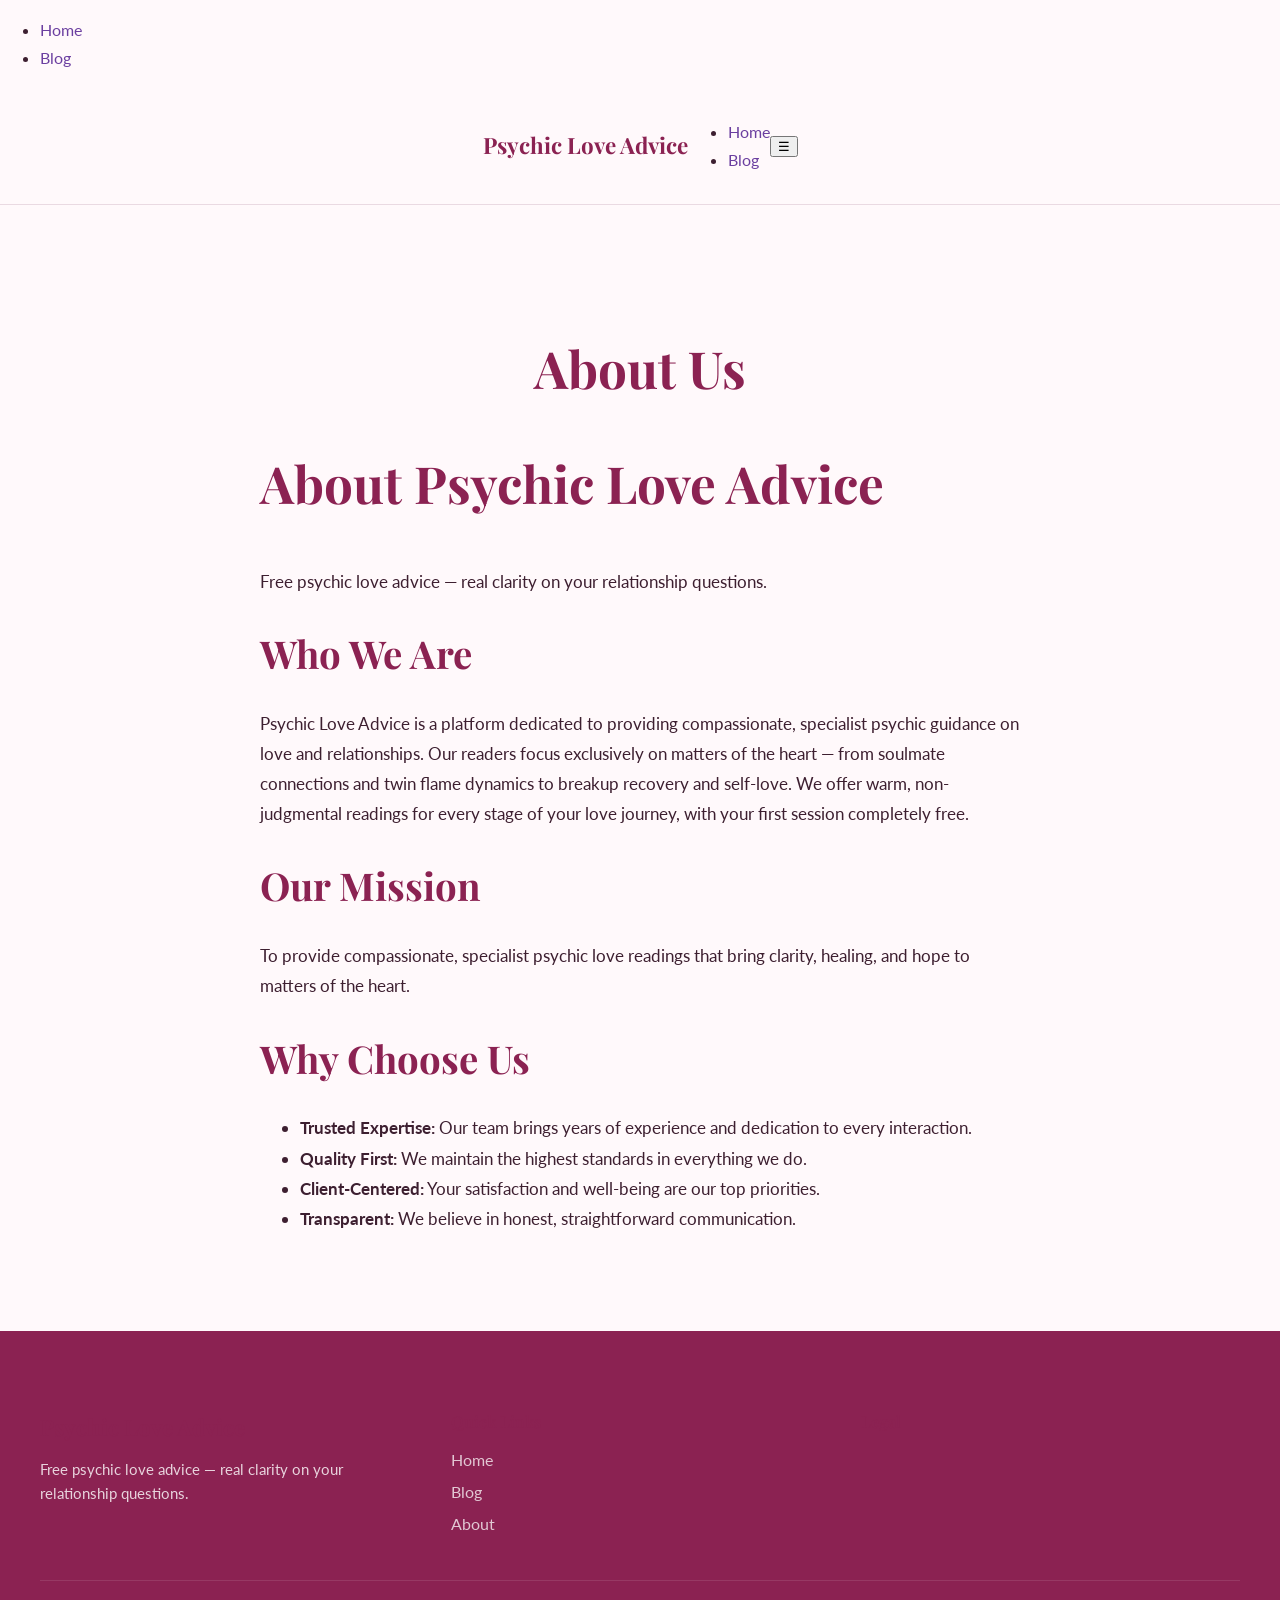
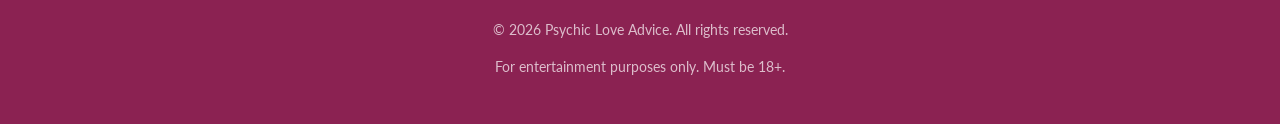
<file: about/index.html>
<!DOCTYPE html>

<html lang="en-US">

<head>

<meta charset="UTF-8">

<meta name="viewport" content="width=device-width, initial-scale=1.0">

<title>About Us &#8211; Psychic Love Advice</title>
<meta name='robots' content='max-image-preview:large' />
<link rel='dns-prefetch' href='//fonts.googleapis.com' />
<link rel="alternate" title="oEmbed (JSON)" type="application/json+oembed" href="https://psychic-love-advice-free.com/wp-json/oembed/1.0/embed?url=http%3A%2F%2Fpsychic-love-advice-freecom.local%2Fabout%2F" />
<link rel="alternate" title="oEmbed (XML)" type="text/xml+oembed" href="https://psychic-love-advice-free.com/wp-json/oembed/1.0/embed?url=http%3A%2F%2Fpsychic-love-advice-freecom.local%2Fabout%2F&#038;format=xml" />
<style id='wp-img-auto-sizes-contain-inline-css'>
img:is([sizes=auto i],[sizes^="auto," i]){contain-intrinsic-size:3000px 1500px}
/*# sourceURL=wp-img-auto-sizes-contain-inline-css */
</style>
<style id='wp-emoji-styles-inline-css'>

	img.wp-smiley, img.emoji {
		display: inline !important;
		border: none !important;
		box-shadow: none !important;
		height: 1em !important;
		width: 1em !important;
		margin: 0 0.07em !important;
		vertical-align: -0.1em !important;
		background: none !important;
		padding: 0 !important;
	}
/*# sourceURL=wp-emoji-styles-inline-css */
</style>
<style id='wp-block-library-inline-css'>
:root{--wp-block-synced-color:#7a00df;--wp-block-synced-color--rgb:122,0,223;--wp-bound-block-color:var(--wp-block-synced-color);--wp-editor-canvas-background:#ddd;--wp-admin-theme-color:#007cba;--wp-admin-theme-color--rgb:0,124,186;--wp-admin-theme-color-darker-10:#006ba1;--wp-admin-theme-color-darker-10--rgb:0,107,160.5;--wp-admin-theme-color-darker-20:#005a87;--wp-admin-theme-color-darker-20--rgb:0,90,135;--wp-admin-border-width-focus:2px}@media (min-resolution:192dpi){:root{--wp-admin-border-width-focus:1.5px}}.wp-element-button{cursor:pointer}:root .has-very-light-gray-background-color{background-color:#eee}:root .has-very-dark-gray-background-color{background-color:#313131}:root .has-very-light-gray-color{color:#eee}:root .has-very-dark-gray-color{color:#313131}:root .has-vivid-green-cyan-to-vivid-cyan-blue-gradient-background{background:linear-gradient(135deg,#00d084,#0693e3)}:root .has-purple-crush-gradient-background{background:linear-gradient(135deg,#34e2e4,#4721fb 50%,#ab1dfe)}:root .has-hazy-dawn-gradient-background{background:linear-gradient(135deg,#faaca8,#dad0ec)}:root .has-subdued-olive-gradient-background{background:linear-gradient(135deg,#fafae1,#67a671)}:root .has-atomic-cream-gradient-background{background:linear-gradient(135deg,#fdd79a,#004a59)}:root .has-nightshade-gradient-background{background:linear-gradient(135deg,#330968,#31cdcf)}:root .has-midnight-gradient-background{background:linear-gradient(135deg,#020381,#2874fc)}:root{--wp--preset--font-size--normal:16px;--wp--preset--font-size--huge:42px}.has-regular-font-size{font-size:1em}.has-larger-font-size{font-size:2.625em}.has-normal-font-size{font-size:var(--wp--preset--font-size--normal)}.has-huge-font-size{font-size:var(--wp--preset--font-size--huge)}.has-text-align-center{text-align:center}.has-text-align-left{text-align:left}.has-text-align-right{text-align:right}.has-fit-text{white-space:nowrap!important}#end-resizable-editor-section{display:none}.aligncenter{clear:both}.items-justified-left{justify-content:flex-start}.items-justified-center{justify-content:center}.items-justified-right{justify-content:flex-end}.items-justified-space-between{justify-content:space-between}.screen-reader-text{border:0;clip-path:inset(50%);height:1px;margin:-1px;overflow:hidden;padding:0;position:absolute;width:1px;word-wrap:normal!important}.screen-reader-text:focus{background-color:#ddd;clip-path:none;color:#444;display:block;font-size:1em;height:auto;left:5px;line-height:normal;padding:15px 23px 14px;text-decoration:none;top:5px;width:auto;z-index:100000}html :where(.has-border-color){border-style:solid}html :where([style*=border-top-color]){border-top-style:solid}html :where([style*=border-right-color]){border-right-style:solid}html :where([style*=border-bottom-color]){border-bottom-style:solid}html :where([style*=border-left-color]){border-left-style:solid}html :where([style*=border-width]){border-style:solid}html :where([style*=border-top-width]){border-top-style:solid}html :where([style*=border-right-width]){border-right-style:solid}html :where([style*=border-bottom-width]){border-bottom-style:solid}html :where([style*=border-left-width]){border-left-style:solid}html :where(img[class*=wp-image-]){height:auto;max-width:100%}:where(figure){margin:0 0 1em}html :where(.is-position-sticky){--wp-admin--admin-bar--position-offset:var(--wp-admin--admin-bar--height,0px)}@media screen and (max-width:600px){html :where(.is-position-sticky){--wp-admin--admin-bar--position-offset:0px}}

/*# sourceURL=wp-block-library-inline-css */
</style>
<style id='classic-theme-styles-inline-css'>
/*! This file is auto-generated */
.wp-block-button__link{color:#fff;background-color:#32373c;border-radius:9999px;box-shadow:none;text-decoration:none;padding:calc(.667em + 2px) calc(1.333em + 2px);font-size:1.125em}.wp-block-file__button{background:#32373c;color:#fff;text-decoration:none}
/*# sourceURL=/wp-includes/css/classic-themes.min.css */
</style>
<style id='global-styles-inline-css'>
:root{--wp--preset--aspect-ratio--square: 1;--wp--preset--aspect-ratio--4-3: 4/3;--wp--preset--aspect-ratio--3-4: 3/4;--wp--preset--aspect-ratio--3-2: 3/2;--wp--preset--aspect-ratio--2-3: 2/3;--wp--preset--aspect-ratio--16-9: 16/9;--wp--preset--aspect-ratio--9-16: 9/16;--wp--preset--color--black: #000000;--wp--preset--color--cyan-bluish-gray: #abb8c3;--wp--preset--color--white: #ffffff;--wp--preset--color--pale-pink: #f78da7;--wp--preset--color--vivid-red: #cf2e2e;--wp--preset--color--luminous-vivid-orange: #ff6900;--wp--preset--color--luminous-vivid-amber: #fcb900;--wp--preset--color--light-green-cyan: #7bdcb5;--wp--preset--color--vivid-green-cyan: #00d084;--wp--preset--color--pale-cyan-blue: #8ed1fc;--wp--preset--color--vivid-cyan-blue: #0693e3;--wp--preset--color--vivid-purple: #9b51e0;--wp--preset--gradient--vivid-cyan-blue-to-vivid-purple: linear-gradient(135deg,rgb(6,147,227) 0%,rgb(155,81,224) 100%);--wp--preset--gradient--light-green-cyan-to-vivid-green-cyan: linear-gradient(135deg,rgb(122,220,180) 0%,rgb(0,208,130) 100%);--wp--preset--gradient--luminous-vivid-amber-to-luminous-vivid-orange: linear-gradient(135deg,rgb(252,185,0) 0%,rgb(255,105,0) 100%);--wp--preset--gradient--luminous-vivid-orange-to-vivid-red: linear-gradient(135deg,rgb(255,105,0) 0%,rgb(207,46,46) 100%);--wp--preset--gradient--very-light-gray-to-cyan-bluish-gray: linear-gradient(135deg,rgb(238,238,238) 0%,rgb(169,184,195) 100%);--wp--preset--gradient--cool-to-warm-spectrum: linear-gradient(135deg,rgb(74,234,220) 0%,rgb(151,120,209) 20%,rgb(207,42,186) 40%,rgb(238,44,130) 60%,rgb(251,105,98) 80%,rgb(254,248,76) 100%);--wp--preset--gradient--blush-light-purple: linear-gradient(135deg,rgb(255,206,236) 0%,rgb(152,150,240) 100%);--wp--preset--gradient--blush-bordeaux: linear-gradient(135deg,rgb(254,205,165) 0%,rgb(254,45,45) 50%,rgb(107,0,62) 100%);--wp--preset--gradient--luminous-dusk: linear-gradient(135deg,rgb(255,203,112) 0%,rgb(199,81,192) 50%,rgb(65,88,208) 100%);--wp--preset--gradient--pale-ocean: linear-gradient(135deg,rgb(255,245,203) 0%,rgb(182,227,212) 50%,rgb(51,167,181) 100%);--wp--preset--gradient--electric-grass: linear-gradient(135deg,rgb(202,248,128) 0%,rgb(113,206,126) 100%);--wp--preset--gradient--midnight: linear-gradient(135deg,rgb(2,3,129) 0%,rgb(40,116,252) 100%);--wp--preset--font-size--small: 13px;--wp--preset--font-size--medium: 20px;--wp--preset--font-size--large: 36px;--wp--preset--font-size--x-large: 42px;--wp--preset--spacing--20: 0.44rem;--wp--preset--spacing--30: 0.67rem;--wp--preset--spacing--40: 1rem;--wp--preset--spacing--50: 1.5rem;--wp--preset--spacing--60: 2.25rem;--wp--preset--spacing--70: 3.38rem;--wp--preset--spacing--80: 5.06rem;--wp--preset--shadow--natural: 6px 6px 9px rgba(0, 0, 0, 0.2);--wp--preset--shadow--deep: 12px 12px 50px rgba(0, 0, 0, 0.4);--wp--preset--shadow--sharp: 6px 6px 0px rgba(0, 0, 0, 0.2);--wp--preset--shadow--outlined: 6px 6px 0px -3px rgb(255, 255, 255), 6px 6px rgb(0, 0, 0);--wp--preset--shadow--crisp: 6px 6px 0px rgb(0, 0, 0);}:where(.is-layout-flex){gap: 0.5em;}:where(.is-layout-grid){gap: 0.5em;}body .is-layout-flex{display: flex;}.is-layout-flex{flex-wrap: wrap;align-items: center;}.is-layout-flex > :is(*, div){margin: 0;}body .is-layout-grid{display: grid;}.is-layout-grid > :is(*, div){margin: 0;}:where(.wp-block-columns.is-layout-flex){gap: 2em;}:where(.wp-block-columns.is-layout-grid){gap: 2em;}:where(.wp-block-post-template.is-layout-flex){gap: 1.25em;}:where(.wp-block-post-template.is-layout-grid){gap: 1.25em;}.has-black-color{color: var(--wp--preset--color--black) !important;}.has-cyan-bluish-gray-color{color: var(--wp--preset--color--cyan-bluish-gray) !important;}.has-white-color{color: var(--wp--preset--color--white) !important;}.has-pale-pink-color{color: var(--wp--preset--color--pale-pink) !important;}.has-vivid-red-color{color: var(--wp--preset--color--vivid-red) !important;}.has-luminous-vivid-orange-color{color: var(--wp--preset--color--luminous-vivid-orange) !important;}.has-luminous-vivid-amber-color{color: var(--wp--preset--color--luminous-vivid-amber) !important;}.has-light-green-cyan-color{color: var(--wp--preset--color--light-green-cyan) !important;}.has-vivid-green-cyan-color{color: var(--wp--preset--color--vivid-green-cyan) !important;}.has-pale-cyan-blue-color{color: var(--wp--preset--color--pale-cyan-blue) !important;}.has-vivid-cyan-blue-color{color: var(--wp--preset--color--vivid-cyan-blue) !important;}.has-vivid-purple-color{color: var(--wp--preset--color--vivid-purple) !important;}.has-black-background-color{background-color: var(--wp--preset--color--black) !important;}.has-cyan-bluish-gray-background-color{background-color: var(--wp--preset--color--cyan-bluish-gray) !important;}.has-white-background-color{background-color: var(--wp--preset--color--white) !important;}.has-pale-pink-background-color{background-color: var(--wp--preset--color--pale-pink) !important;}.has-vivid-red-background-color{background-color: var(--wp--preset--color--vivid-red) !important;}.has-luminous-vivid-orange-background-color{background-color: var(--wp--preset--color--luminous-vivid-orange) !important;}.has-luminous-vivid-amber-background-color{background-color: var(--wp--preset--color--luminous-vivid-amber) !important;}.has-light-green-cyan-background-color{background-color: var(--wp--preset--color--light-green-cyan) !important;}.has-vivid-green-cyan-background-color{background-color: var(--wp--preset--color--vivid-green-cyan) !important;}.has-pale-cyan-blue-background-color{background-color: var(--wp--preset--color--pale-cyan-blue) !important;}.has-vivid-cyan-blue-background-color{background-color: var(--wp--preset--color--vivid-cyan-blue) !important;}.has-vivid-purple-background-color{background-color: var(--wp--preset--color--vivid-purple) !important;}.has-black-border-color{border-color: var(--wp--preset--color--black) !important;}.has-cyan-bluish-gray-border-color{border-color: var(--wp--preset--color--cyan-bluish-gray) !important;}.has-white-border-color{border-color: var(--wp--preset--color--white) !important;}.has-pale-pink-border-color{border-color: var(--wp--preset--color--pale-pink) !important;}.has-vivid-red-border-color{border-color: var(--wp--preset--color--vivid-red) !important;}.has-luminous-vivid-orange-border-color{border-color: var(--wp--preset--color--luminous-vivid-orange) !important;}.has-luminous-vivid-amber-border-color{border-color: var(--wp--preset--color--luminous-vivid-amber) !important;}.has-light-green-cyan-border-color{border-color: var(--wp--preset--color--light-green-cyan) !important;}.has-vivid-green-cyan-border-color{border-color: var(--wp--preset--color--vivid-green-cyan) !important;}.has-pale-cyan-blue-border-color{border-color: var(--wp--preset--color--pale-cyan-blue) !important;}.has-vivid-cyan-blue-border-color{border-color: var(--wp--preset--color--vivid-cyan-blue) !important;}.has-vivid-purple-border-color{border-color: var(--wp--preset--color--vivid-purple) !important;}.has-vivid-cyan-blue-to-vivid-purple-gradient-background{background: var(--wp--preset--gradient--vivid-cyan-blue-to-vivid-purple) !important;}.has-light-green-cyan-to-vivid-green-cyan-gradient-background{background: var(--wp--preset--gradient--light-green-cyan-to-vivid-green-cyan) !important;}.has-luminous-vivid-amber-to-luminous-vivid-orange-gradient-background{background: var(--wp--preset--gradient--luminous-vivid-amber-to-luminous-vivid-orange) !important;}.has-luminous-vivid-orange-to-vivid-red-gradient-background{background: var(--wp--preset--gradient--luminous-vivid-orange-to-vivid-red) !important;}.has-very-light-gray-to-cyan-bluish-gray-gradient-background{background: var(--wp--preset--gradient--very-light-gray-to-cyan-bluish-gray) !important;}.has-cool-to-warm-spectrum-gradient-background{background: var(--wp--preset--gradient--cool-to-warm-spectrum) !important;}.has-blush-light-purple-gradient-background{background: var(--wp--preset--gradient--blush-light-purple) !important;}.has-blush-bordeaux-gradient-background{background: var(--wp--preset--gradient--blush-bordeaux) !important;}.has-luminous-dusk-gradient-background{background: var(--wp--preset--gradient--luminous-dusk) !important;}.has-pale-ocean-gradient-background{background: var(--wp--preset--gradient--pale-ocean) !important;}.has-electric-grass-gradient-background{background: var(--wp--preset--gradient--electric-grass) !important;}.has-midnight-gradient-background{background: var(--wp--preset--gradient--midnight) !important;}.has-small-font-size{font-size: var(--wp--preset--font-size--small) !important;}.has-medium-font-size{font-size: var(--wp--preset--font-size--medium) !important;}.has-large-font-size{font-size: var(--wp--preset--font-size--large) !important;}.has-x-large-font-size{font-size: var(--wp--preset--font-size--x-large) !important;}
/*# sourceURL=global-styles-inline-css */
</style>

<link rel='stylesheet' id='plaf-fonts-css' href='https://fonts.googleapis.com/css2?family=Playfair+Display:ital,wght@0,400;0,600;0,700;0,800;1,400&#038;family=Lato:wght@300;400;700&#038;display=swap' media='all' />
<link rel='stylesheet' id='plaf-style-css' href='https://psychic-love-advice-free.com/wp-content/themes/plaf-theme/style.css?ver=1.0.0' media='all' />
<link rel="https://api.w.org/" href="https://psychic-love-advice-free.com/wp-json/" /><link rel="alternate" title="JSON" type="application/json" href="https://psychic-love-advice-free.com/wp-json/wp/v2/pages/39" /><link rel="EditURI" type="application/rsd+xml" title="RSD" href="https://psychic-love-advice-free.com/xmlrpc.php?rsd" />
<meta name="generator" content="WordPress 6.9.4" />
<link rel="canonical" href="https://psychic-love-advice-free.com/about/" />
<link rel='shortlink' href='https://psychic-love-advice-free.com/?p=39' />
<link rel="icon" href="https://psychic-love-advice-free.com/wp-content/uploads/2026/03/site_21_favicon.png" sizes="32x32" />
<link rel="icon" href="https://psychic-love-advice-free.com/wp-content/uploads/2026/03/site_21_favicon.png" sizes="192x192" />
<link rel="apple-touch-icon" href="https://psychic-love-advice-free.com/wp-content/uploads/2026/03/site_21_favicon.png" />
<meta name="msapplication-TileImage" content="https://psychic-love-advice-free.com/wp-content/uploads/2026/03/site_21_favicon.png" />
		<style id="wp-custom-css">
			@import url('https://fonts.googleapis.com/css2?family=Playfair+Display:ital,wght@0,400;0,600;0,700;0,800;1,400&family=Lato:wght@300;400;700&display=swap');

:root {
  --color-primary: #8B2252;
  --color-secondary: #6B3FA0;
  --color-accent: #D4A843;
  --color-bg: #FFF9FB;
  --color-bg-alt: #F9EEF3;
  --color-text: #3D1F30;
  --color-text-light: #8A6B7A;
  --color-border: #EADAE2;
  --color-success: #6BAF7A;
  --color-danger: #D44D4D;
  --font-heading: 'Playfair Display', serif;
  --font-body: 'Lato', sans-serif;
  --radius-sm: 6px;
  --radius-md: 12px;
  --radius-lg: 20px;
  --shadow-sm: 0 2px 8px rgba(139,34,82,0.06);
  --shadow-md: 0 6px 24px rgba(139,34,82,0.1);
  --shadow-lg: 0 12px 40px rgba(139,34,82,0.16);
  --spacing-xs: 4px;
  --spacing-sm: 8px;
  --spacing-md: 16px;
  --spacing-lg: 32px;
  --spacing-xl: 64px;
  --transition: 0.3s ease;
}

/* Psychic Love Advice - Romantic Rose & Purple */
@import url('https://fonts.googleapis.com/css2?family=Playfair+Display:ital,wght@0,400;0,600;0,700;0,800;1,400&family=Lato:wght@300;400;700&display=swap');
:root{--color-primary:#8B2252;--color-secondary:#6B3FA0;--color-accent:#D4A843;--color-bg:#FFF9FB;--color-bg-alt:#F9EEF3;--color-text:#3D1F30;--color-text-light:#8A6B7A;--color-border:#EADAE2;--font-heading:'Playfair Display',serif;--font-body:'Lato',sans-serif;--radius-sm:6px;--radius-md:12px;--radius-lg:20px;--shadow-sm:0 2px 8px rgba(139,34,82,0.06);--shadow-md:0 6px 24px rgba(139,34,82,0.1);--shadow-lg:0 12px 40px rgba(139,34,82,0.16);--transition:0.3s ease}
*,*::before,*::after{box-sizing:border-box}
body{font-family:var(--font-body);color:var(--color-text);background:var(--color-bg);line-height:1.75;margin:0}
h1,h2,h3,h4,h5,h6{font-family:var(--font-heading);font-weight:700;line-height:1.25;color:var(--color-primary)}
h1{font-size:3.2rem}h2{font-size:2.4rem}h3{font-size:1.6rem}h4{font-size:1.3rem}
a{color:var(--color-secondary);text-decoration:none;transition:var(--transition)}a:hover{color:var(--color-primary)}
.btn{display:inline-block;padding:14px 36px;font-family:var(--font-body);font-weight:700;font-size:1rem;border:none;border-radius:50px;cursor:pointer;transition:var(--transition);text-align:center}
.btn-primary{background:linear-gradient(135deg,var(--color-primary),var(--color-secondary));color:#fff;box-shadow:0 4px 20px rgba(139,34,82,0.3)}
.btn-primary:hover{transform:translateY(-3px);box-shadow:0 8px 30px rgba(139,34,82,0.4)}
.btn-accent{background:var(--color-accent);color:#fff;box-shadow:0 4px 14px rgba(212,168,67,0.3)}
.btn-accent:hover{transform:translateY(-2px);box-shadow:0 6px 20px rgba(212,168,67,0.4)}
.btn-outline{background:transparent;color:var(--color-primary);border:2px solid var(--color-primary);border-radius:50px}
.btn-outline:hover{background:var(--color-primary);color:#fff}
.hero{background:linear-gradient(135deg,#8B2252 0%,#6B3FA0 60%,#5A2D8C 100%);padding:110px 20px 90px;text-align:center;position:relative;overflow:hidden}
.hero::before{content:'';position:absolute;top:0;left:0;right:0;bottom:0;background:radial-gradient(circle at 30% 70%,rgba(212,168,67,0.12) 0%,transparent 50%),radial-gradient(circle at 70% 30%,rgba(255,255,255,0.06) 0%,transparent 50%)}
.hero::after{content:'';position:absolute;top:0;left:0;right:0;bottom:0;background:url("data:image/svg+xml,%3Csvg width='60' height='60' viewBox='0 0 60 60' xmlns='http://www.w3.org/2000/svg'%3E%3Cpath d='M30 15c-3-6-12-8-15-2s2 12 15 20c13-8 18-14 15-20s-12-4-15 2z' fill='%23ffffff' fill-opacity='0.02'/%3E%3C/svg%3E")}
.hero h1{color:#fff;font-size:3.8rem;margin-bottom:0.3em;position:relative}
.hero h1 em{font-style:italic;color:var(--color-accent)}
.hero p{color:rgba(255,255,255,0.8);font-size:1.2rem;max-width:620px;margin:0 auto 2.5rem;position:relative}
.hero .sparkle{color:var(--color-accent);font-size:1.4rem}
.section{padding:80px 20px;max-width:1200px;margin:0 auto}
.section-alt{background:var(--color-bg-alt)}
.section-title{text-align:center;margin-bottom:3rem}
.section-title h2 em{font-style:italic;color:var(--color-secondary)}
.section-title p{color:var(--color-text-light);max-width:580px;margin:0.5rem auto 0}
.card{background:#fff;border:1px solid var(--color-border);border-radius:var(--radius-lg);padding:32px;transition:var(--transition);box-shadow:var(--shadow-sm);position:relative;overflow:hidden}
.card:hover{box-shadow:var(--shadow-lg);transform:translateY(-4px)}
.card::before{content:'';position:absolute;top:0;left:0;right:0;height:3px;background:linear-gradient(90deg,var(--color-primary),var(--color-secondary),var(--color-accent))}
.card-grid{display:grid;grid-template-columns:repeat(auto-fit,minmax(280px,1fr));gap:24px}
.love-card{text-align:center;padding:36px 24px}
.love-card .heart-icon{font-size:2.5rem;margin-bottom:12px;display:block;color:var(--color-primary)}
.love-card h3{font-size:1.3rem;margin-bottom:0.5em}
.testimonial{background:linear-gradient(135deg,#FFF9FB,#F9EEF3);border:1px solid var(--color-border);border-radius:var(--radius-lg);padding:36px;position:relative}
.testimonial::before{content:'\2764';font-size:1.5rem;position:absolute;top:16px;right:20px;opacity:0.2}
.testimonial p{font-style:italic;line-height:1.8;font-size:1.05rem}
.testimonial .author{display:flex;align-items:center;gap:12px;margin-top:1.25rem}
.testimonial .author strong{color:var(--color-primary)}
.testimonial .author span{color:var(--color-text-light);font-size:0.85rem}
.testimonial .compatibility{display:inline-block;padding:2px 10px;border-radius:50px;background:rgba(139,34,82,0.1);color:var(--color-primary);font-size:0.8rem;font-weight:700;margin-top:8px}
.nav{background:rgba(255,249,251,0.95);backdrop-filter:blur(10px);border-bottom:1px solid var(--color-border);padding:14px 24px;position:sticky;top:0;z-index:100;display:flex;align-items:center;justify-content:space-between}
.nav-brand{font-family:var(--font-heading);font-size:1.4rem;font-weight:700;color:var(--color-primary)}
.nav-brand .heart{color:var(--color-accent);margin:0 2px}
.nav-link{color:var(--color-text-light);font-weight:700;padding:8px 16px;border-radius:50px;transition:var(--transition);font-size:0.9rem}
.nav-link:hover,.nav-link.active{color:var(--color-primary);background:var(--color-bg-alt)}
.cta-section{background:linear-gradient(135deg,#8B2252,#6B3FA0);padding:80px 20px;text-align:center;border-radius:var(--radius-lg);margin:40px auto;max-width:1100px;position:relative;overflow:hidden}
.cta-section::before{content:'';position:absolute;inset:0;background:radial-gradient(circle at 50% 50%,rgba(212,168,67,0.1),transparent 60%)}
.cta-section h2{color:#fff;font-size:2.5rem;position:relative}
.cta-section h2 em{font-style:italic;color:var(--color-accent)}
.cta-section p{color:rgba(255,255,255,0.8);font-size:1.15rem;margin-bottom:2rem;position:relative}
.cta-section .btn{background:var(--color-accent);color:#fff;font-size:1.1rem;padding:16px 40px;position:relative}
.cta-section .btn:hover{transform:translateY(-3px);box-shadow:0 8px 30px rgba(0,0,0,0.25)}
form input,form textarea,form select{width:100%;padding:14px 18px;border:1.5px solid var(--color-border);border-radius:var(--radius-md);font-family:var(--font-body);font-size:1rem;transition:var(--transition);background:#fff}
form input:focus,form textarea:focus{outline:none;border-color:var(--color-secondary);box-shadow:0 0 0 4px rgba(107,63,160,0.1)}
form label{display:block;font-weight:700;margin-bottom:6px;color:var(--color-text);font-size:0.95rem}
.footer{background:linear-gradient(135deg,#3D1F30,#2A1540);color:rgba(255,255,255,0.6);padding:60px 20px 30px;font-size:0.9rem;text-align:center}
.footer a{color:var(--color-accent)}
.footer-links{display:flex;justify-content:center;gap:24px;margin-bottom:20px;flex-wrap:wrap}
.footer .footer-brand{font-family:var(--font-heading);font-size:1.3rem;color:#fff;margin-bottom:12px}
.pricing-card{background:#fff;border:2px solid var(--color-border);border-radius:var(--radius-lg);padding:40px 28px;text-align:center;transition:var(--transition)}
.pricing-card:hover{box-shadow:var(--shadow-lg);border-color:var(--color-secondary)}
.pricing-card.featured{border-color:var(--color-primary);position:relative}
.pricing-card.featured::before{content:'\2764 Popular';position:absolute;top:-14px;left:50%;transform:translateX(-50%);background:linear-gradient(135deg,var(--color-primary),var(--color-secondary));color:#fff;padding:4px 20px;border-radius:50px;font-size:0.8rem;font-weight:700}
.pricing-card .price{font-family:var(--font-heading);font-size:3rem;color:var(--color-primary);margin:1rem 0}
.pricing-card .price span{font-size:1rem;color:var(--color-text-light);font-family:var(--font-body)}
.reading-types{display:grid;grid-template-columns:repeat(auto-fit,minmax(200px,1fr));gap:20px}
.reading-type{display:flex;align-items:center;gap:16px;padding:20px;border-radius:var(--radius-md);background:#fff;border:1px solid var(--color-border);transition:var(--transition)}
.reading-type:hover{border-color:var(--color-primary);box-shadow:var(--shadow-md)}
.reading-type .rt-icon{font-size:2rem;width:48px;text-align:center}
.reading-type .rt-label{font-weight:700;color:var(--color-primary);font-size:0.95rem}
.reading-type .rt-desc{font-size:0.85rem;color:var(--color-text-light)}
.love-banner{background:linear-gradient(135deg,#F9EEF3,#FFF9FB);border:1px solid var(--color-border);border-radius:var(--radius-lg);padding:40px;text-align:center;margin:2rem 0}
.love-banner h3{color:var(--color-primary);margin-bottom:0.5em}
.love-banner p{color:var(--color-text-light);max-width:500px;margin:0 auto}
@media(max-width:768px){.hero h1{font-size:2.4rem}.hero{padding:70px 16px 60px}.section{padding:50px 16px}.card-grid{grid-template-columns:1fr}.reading-types{grid-template-columns:1fr}}		</style>
		</head>

<body class="wp-singular page-template-default page page-id-39 wp-theme-plaf-theme">

<div class="plaf-mobile-overlay" id="plafMobileOverlay" onclick="plafCloseMobile()"></div>

<nav class="mobile-nav" id="plafMobileNav">

<ul id="menu-main-menu" class="nav-menu"><li id="menu-item-37" class="menu-item menu-item-type-post_type menu-item-object-page menu-item-home menu-item-37"><a href="https://psychic-love-advice-free.com/">Home</a></li>
<li id="menu-item-38" class="menu-item menu-item-type-post_type menu-item-object-page menu-item-38"><a href="https://psychic-love-advice-free.com/blog/">Blog</a></li>
</ul></nav>

<header class="nav" id="plafHeader">

<div class="container" style="display:flex;align-items:center;justify-content:space-between;max-width:1200px;margin:0 auto;">

<a href="https://psychic-love-advice-free.com/" class="nav-brand">

Psychic Love Advice</a>

<div class="nav-desktop" style="display:flex;gap:4px;align-items:center;">

<ul class="nav-menu"><li class="menu-item menu-item-type-post_type menu-item-object-page menu-item-home menu-item-37"><a href="https://psychic-love-advice-free.com/">Home</a></li>
<li class="menu-item menu-item-type-post_type menu-item-object-page menu-item-38"><a href="https://psychic-love-advice-free.com/blog/">Blog</a></li>
</ul></div>

<button class="mobile-menu-btn" onclick="plafToggleMobile()" aria-label="Toggle menu">&#9776;</button>

</div>

</header>

<main>

<section class="section" style="max-width:800px;margin:0 auto;">

<article id="page-39">

<div class="section-title"><h1>About Us</h1></div>

<div class="entry-content" style="line-height:1.8;font-size:1.05rem;"><h1>About Psychic Love Advice</h1>
<p class="lead">Free psychic love advice — real clarity on your relationship questions.</p>
<h2>Who We Are</h2>
<p>Psychic Love Advice is a platform dedicated to providing compassionate, specialist psychic guidance on love and relationships. Our readers focus exclusively on matters of the heart — from soulmate connections and twin flame dynamics to breakup recovery and self-love. We offer warm, non-judgmental readings for every stage of your love journey, with your first session completely free.</p>
<h2>Our Mission</h2>
<p>To provide compassionate, specialist psychic love readings that bring clarity, healing, and hope to matters of the heart.</p>
<h2>Why Choose Us</h2>
<ul>
<li><strong>Trusted Expertise:</strong> Our team brings years of experience and dedication to every interaction.</li>
<li><strong>Quality First:</strong> We maintain the highest standards in everything we do.</li>
<li><strong>Client-Centered:</strong> Your satisfaction and well-being are our top priorities.</li>
<li><strong>Transparent:</strong> We believe in honest, straightforward communication.</li>
</ul>
</div>

</article>

</section>

</main>

<footer class="site-footer" style="background:var(--color-primary);color:#fff;padding:60px 20px 30px;">

<div class="container" style="max-width:1200px;margin:0 auto;">

<div style="display:grid;grid-template-columns:repeat(auto-fit,minmax(220px,1fr));gap:32px;margin-bottom:40px;">

<div><h3 style="font-family:var(--font-heading);font-size:1.4rem;margin-bottom:12px;">Psychic Love Advice</h3>

<p style="opacity:.8;font-size:.95rem;line-height:1.6;">Free psychic love advice — real clarity on your relationship questions.</p></div>

<div><h4 style="font-size:1rem;margin-bottom:12px;opacity:.9;">Quick Links</h4>

<ul style="list-style:none;padding:0;margin:0;">

<li><a href="https://psychic-love-advice-free.com/" style="color:rgba(255,255,255,.75);text-decoration:none;line-height:2;">Home</a></li>

<li><a href="https://psychic-love-advice-free.com/blog/" style="color:rgba(255,255,255,.75);text-decoration:none;line-height:2;">Blog</a></li>

<li><a href="https://psychic-love-advice-free.com/about/" style="color:rgba(255,255,255,.75);text-decoration:none;line-height:2;">About</a></li>

</ul></div>

<div><h4 style="font-size:1rem;margin-bottom:12px;opacity:.9;">Legal</h4>

<ul style="list-style:none;padding:0;margin:0;">

</ul></div>

</div>

<div style="border-top:1px solid rgba(255,255,255,.15);padding-top:24px;text-align:center;font-size:.85rem;opacity:.7;">

<p>&copy; 2026 Psychic Love Advice. All rights reserved.</p>

<p>For entertainment purposes only. Must be 18+.</p></div>

</div></footer>

<a href="#" id="plafBtt" style="position:fixed;bottom:30px;right:30px;width:44px;height:44px;background:var(--color-primary);color:#fff;border-radius:50%;display:none;align-items:center;justify-content:center;font-size:1.3rem;text-decoration:none;box-shadow:var(--shadow-md);z-index:99;" aria-label="Back to top">&uarr;</a>

<script>(function(){var b=document.getElementById('plafBtt');if(b)window.addEventListener('scroll',function(){b.style.display=window.scrollY>400?'flex':'none'})})()</script>

<script type="speculationrules">
{"prefetch":[{"source":"document","where":{"and":[{"href_matches":"/*"},{"not":{"href_matches":["/wp-*.php","/wp-admin/*","/wp-content/uploads/*","/wp-content/*","/wp-content/plugins/*","/wp-content/themes/plaf-theme/*","/*\\?(.+)"]}},{"not":{"selector_matches":"a[rel~=\"nofollow\"]"}},{"not":{"selector_matches":".no-prefetch, .no-prefetch a"}}]},"eagerness":"conservative"}]}
</script>
<script src="https://psychic-love-advice-free.com/wp-content/themes/plaf-theme/assets/js/navigation.js?ver=1.0.0" id="plaf-nav-js"></script>
<script id="wp-emoji-settings" type="application/json">
{"baseUrl":"https://s.w.org/images/core/emoji/17.0.2/72x72/","ext":".png","svgUrl":"https://s.w.org/images/core/emoji/17.0.2/svg/","svgExt":".svg","source":{"concatemoji":"https://psychic-love-advice-free.com/wp-includes/js/wp-emoji-release.min.js?ver=6.9.4"}}
</script>
<script type="module">
/*! This file is auto-generated */
const a=JSON.parse(document.getElementById("wp-emoji-settings").textContent),o=(window._wpemojiSettings=a,"wpEmojiSettingsSupports"),s=["flag","emoji"];function i(e){try{var t={supportTests:e,timestamp:(new Date).valueOf()};sessionStorage.setItem(o,JSON.stringify(t))}catch(e){}}function c(e,t,n){e.clearRect(0,0,e.canvas.width,e.canvas.height),e.fillText(t,0,0);t=new Uint32Array(e.getImageData(0,0,e.canvas.width,e.canvas.height).data);e.clearRect(0,0,e.canvas.width,e.canvas.height),e.fillText(n,0,0);const a=new Uint32Array(e.getImageData(0,0,e.canvas.width,e.canvas.height).data);return t.every((e,t)=>e===a[t])}function p(e,t){e.clearRect(0,0,e.canvas.width,e.canvas.height),e.fillText(t,0,0);var n=e.getImageData(16,16,1,1);for(let e=0;e<n.data.length;e++)if(0!==n.data[e])return!1;return!0}function u(e,t,n,a){switch(t){case"flag":return n(e,"\ud83c\udff3\ufe0f\u200d\u26a7\ufe0f","\ud83c\udff3\ufe0f\u200b\u26a7\ufe0f")?!1:!n(e,"\ud83c\udde8\ud83c\uddf6","\ud83c\udde8\u200b\ud83c\uddf6")&&!n(e,"\ud83c\udff4\udb40\udc67\udb40\udc62\udb40\udc65\udb40\udc6e\udb40\udc67\udb40\udc7f","\ud83c\udff4\u200b\udb40\udc67\u200b\udb40\udc62\u200b\udb40\udc65\u200b\udb40\udc6e\u200b\udb40\udc67\u200b\udb40\udc7f");case"emoji":return!a(e,"\ud83e\u1fac8")}return!1}function f(e,t,n,a){let r;const o=(r="undefined"!=typeof WorkerGlobalScope&&self instanceof WorkerGlobalScope?new OffscreenCanvas(300,150):document.createElement("canvas")).getContext("2d",{willReadFrequently:!0}),s=(o.textBaseline="top",o.font="600 32px Arial",{});return e.forEach(e=>{s[e]=t(o,e,n,a)}),s}function r(e){var t=document.createElement("script");t.src=e,t.defer=!0,document.head.appendChild(t)}a.supports={everything:!0,everythingExceptFlag:!0},new Promise(t=>{let n=function(){try{var e=JSON.parse(sessionStorage.getItem(o));if("object"==typeof e&&"number"==typeof e.timestamp&&(new Date).valueOf()<e.timestamp+604800&&"object"==typeof e.supportTests)return e.supportTests}catch(e){}return null}();if(!n){if("undefined"!=typeof Worker&&"undefined"!=typeof OffscreenCanvas&&"undefined"!=typeof URL&&URL.createObjectURL&&"undefined"!=typeof Blob)try{var e="postMessage("+f.toString()+"("+[JSON.stringify(s),u.toString(),c.toString(),p.toString()].join(",")+"));",a=new Blob([e],{type:"text/javascript"});const r=new Worker(URL.createObjectURL(a),{name:"wpTestEmojiSupports"});return void(r.onmessage=e=>{i(n=e.data),r.terminate(),t(n)})}catch(e){}i(n=f(s,u,c,p))}t(n)}).then(e=>{for(const n in e)a.supports[n]=e[n],a.supports.everything=a.supports.everything&&a.supports[n],"flag"!==n&&(a.supports.everythingExceptFlag=a.supports.everythingExceptFlag&&a.supports[n]);var t;a.supports.everythingExceptFlag=a.supports.everythingExceptFlag&&!a.supports.flag,a.supports.everything||((t=a.source||{}).concatemoji?r(t.concatemoji):t.wpemoji&&t.twemoji&&(r(t.twemoji),r(t.wpemoji)))});
//# sourceURL=https://psychic-love-advice-free.com/wp-includes/js/wp-emoji-loader.min.js
</script>
</body></html>
</file>
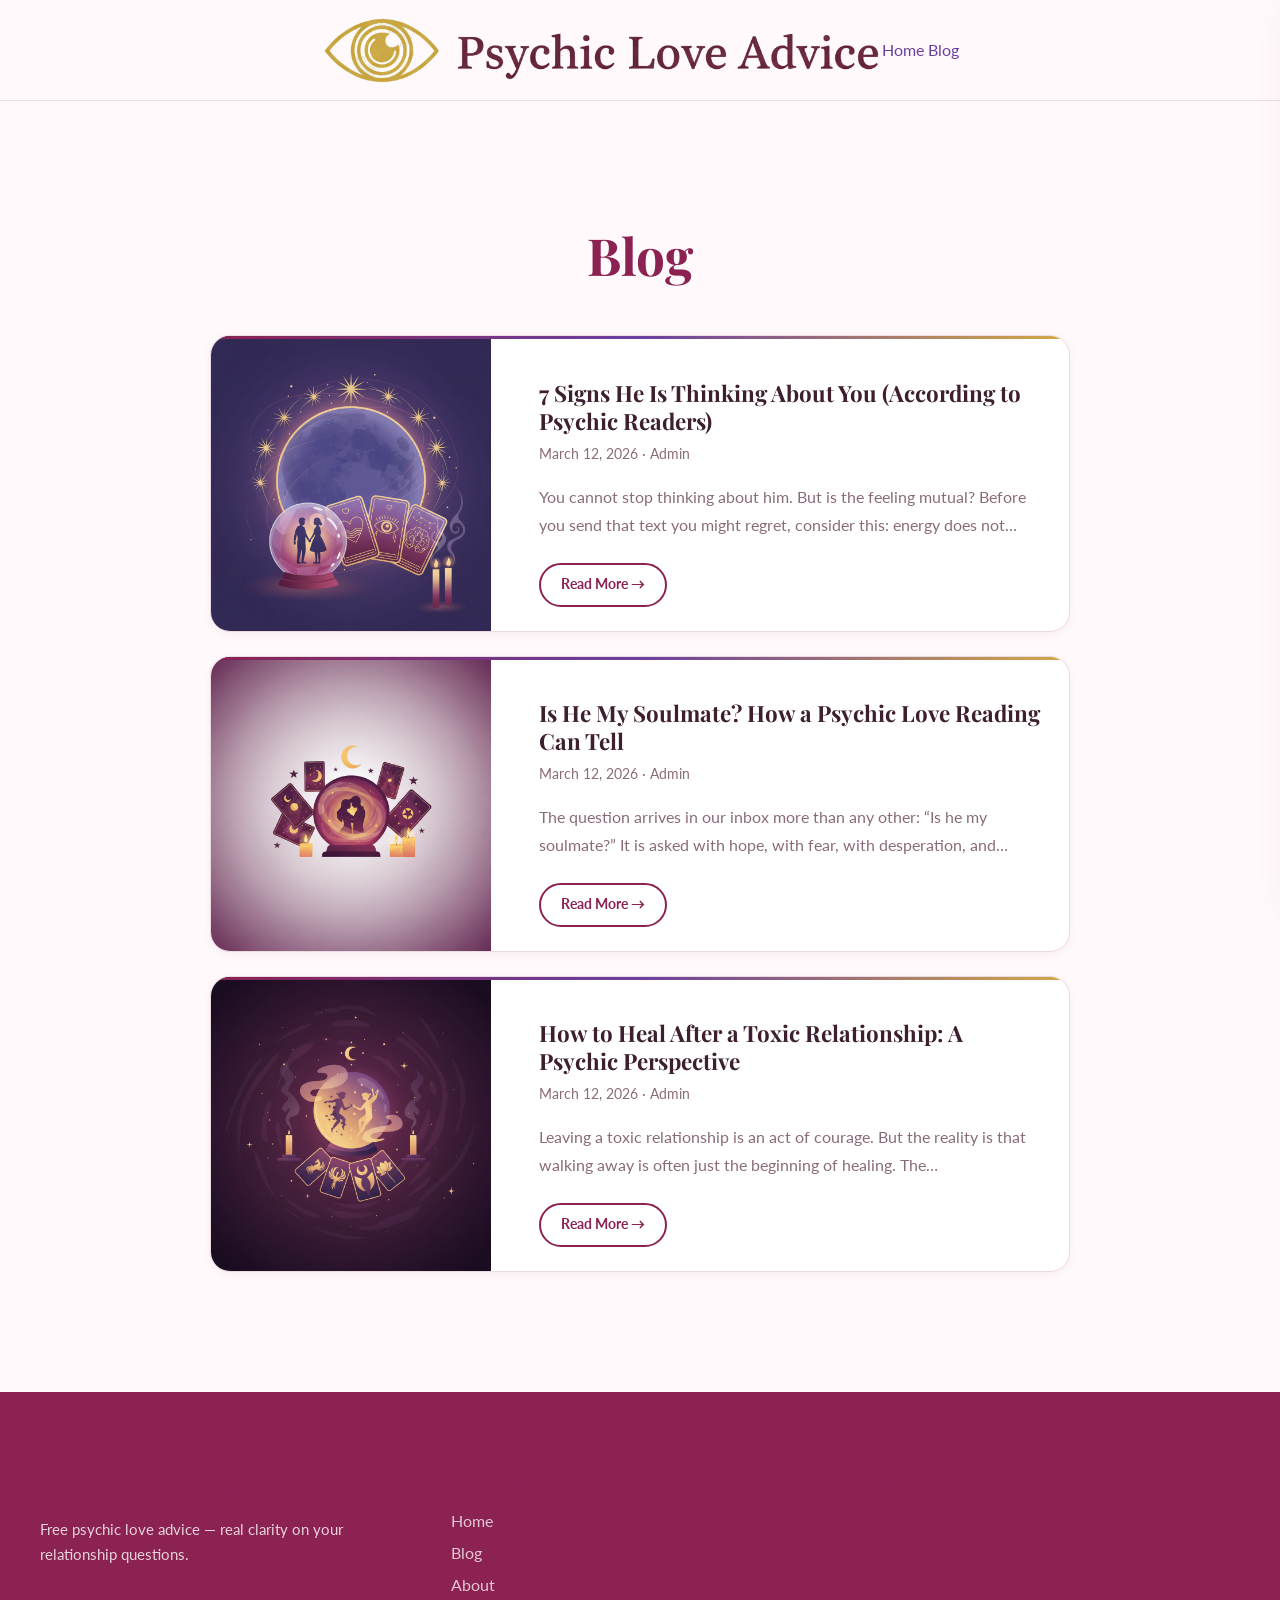
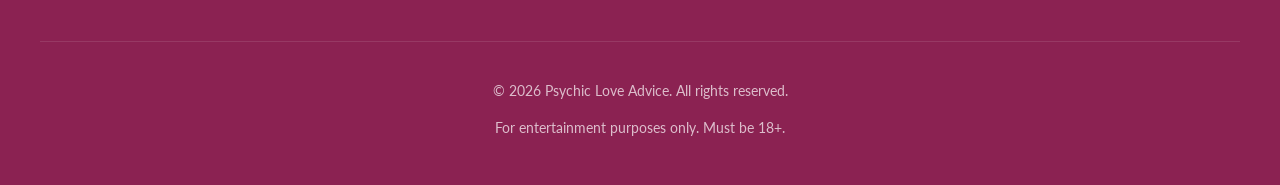
<file: blog/index.html>
<!DOCTYPE html>
<html lang="en-US">
<head><meta charset="UTF-8">

<meta name="viewport" content="width=device-width, initial-scale=1.0">
<title>Free Psychic Love Advice | Real Guidance on Relationships</title>
<meta name="robots" content="max-image-preview:large">
<link rel="dns-prefetch" href="//fonts.googleapis.com">
<style id="wp-img-auto-sizes-contain-inline-css">
img:is([sizes=auto i],[sizes^="auto," i]){contain-intrinsic-size:3000px 1500px}
/*# sourceURL=wp-img-auto-sizes-contain-inline-css */
</style>
<style id="wp-emoji-styles-inline-css">

	img.wp-smiley, img.emoji {
		display: inline !important;
		border: none !important;
		box-shadow: none !important;
		height: 1em !important;
		width: 1em !important;
		margin: 0 0.07em !important;
		vertical-align: -0.1em !important;
		background: none !important;
		padding: 0 !important;
	}
/*# sourceURL=wp-emoji-styles-inline-css */
</style>
<style id="wp-block-library-inline-css">
:root{--wp-block-synced-color:#7a00df;--wp-block-synced-color--rgb:122,0,223;--wp-bound-block-color:var(--wp-block-synced-color);--wp-editor-canvas-background:#ddd;--wp-admin-theme-color:#007cba;--wp-admin-theme-color--rgb:0,124,186;--wp-admin-theme-color-darker-10:#006ba1;--wp-admin-theme-color-darker-10--rgb:0,107,160.5;--wp-admin-theme-color-darker-20:#005a87;--wp-admin-theme-color-darker-20--rgb:0,90,135;--wp-admin-border-width-focus:2px}@media (min-resolution:192dpi){:root{--wp-admin-border-width-focus:1.5px}}.wp-element-button{cursor:pointer}:root .has-very-light-gray-background-color{background-color:#eee}:root .has-very-dark-gray-background-color{background-color:#313131}:root .has-very-light-gray-color{color:#eee}:root .has-very-dark-gray-color{color:#313131}:root .has-vivid-green-cyan-to-vivid-cyan-blue-gradient-background{background:linear-gradient(135deg,#00d084,#0693e3)}:root .has-purple-crush-gradient-background{background:linear-gradient(135deg,#34e2e4,#4721fb 50%,#ab1dfe)}:root .has-hazy-dawn-gradient-background{background:linear-gradient(135deg,#faaca8,#dad0ec)}:root .has-subdued-olive-gradient-background{background:linear-gradient(135deg,#fafae1,#67a671)}:root .has-atomic-cream-gradient-background{background:linear-gradient(135deg,#fdd79a,#004a59)}:root .has-nightshade-gradient-background{background:linear-gradient(135deg,#330968,#31cdcf)}:root .has-midnight-gradient-background{background:linear-gradient(135deg,#020381,#2874fc)}:root{--wp--preset--font-size--normal:16px;--wp--preset--font-size--huge:42px}.has-regular-font-size{font-size:1em}.has-larger-font-size{font-size:2.625em}.has-normal-font-size{font-size:var(--wp--preset--font-size--normal)}.has-huge-font-size{font-size:var(--wp--preset--font-size--huge)}.has-text-align-center{text-align:center}.has-text-align-left{text-align:left}.has-text-align-right{text-align:right}.has-fit-text{white-space:nowrap!important}#end-resizable-editor-section{display:none}.aligncenter{clear:both}.items-justified-left{justify-content:flex-start}.items-justified-center{justify-content:center}.items-justified-right{justify-content:flex-end}.items-justified-space-between{justify-content:space-between}.screen-reader-text{border:0;clip-path:inset(50%);height:1px;margin:-1px;overflow:hidden;padding:0;position:absolute;width:1px;word-wrap:normal!important}.screen-reader-text:focus{background-color:#ddd;clip-path:none;color:#444;display:block;font-size:1em;height:auto;left:5px;line-height:normal;padding:15px 23px 14px;text-decoration:none;top:5px;width:auto;z-index:100000}html :where(.has-border-color){border-style:solid}html :where([style*=border-top-color]){border-top-style:solid}html :where([style*=border-right-color]){border-right-style:solid}html :where([style*=border-bottom-color]){border-bottom-style:solid}html :where([style*=border-left-color]){border-left-style:solid}html :where([style*=border-width]){border-style:solid}html :where([style*=border-top-width]){border-top-style:solid}html :where([style*=border-right-width]){border-right-style:solid}html :where([style*=border-bottom-width]){border-bottom-style:solid}html :where([style*=border-left-width]){border-left-style:solid}html :where(img[class*=wp-image-]){height:auto;max-width:100%}:where(figure){margin:0 0 1em}html :where(.is-position-sticky){--wp-admin--admin-bar--position-offset:var(--wp-admin--admin-bar--height,0px)}@media screen and (max-width:600px){html :where(.is-position-sticky){--wp-admin--admin-bar--position-offset:0px}}

/*# sourceURL=wp-block-library-inline-css */
</style>
<style id="classic-theme-styles-inline-css">
/*! This file is auto-generated */
.wp-block-button__link{color:#fff;background-color:#32373c;border-radius:9999px;box-shadow:none;text-decoration:none;padding:calc(.667em + 2px) calc(1.333em + 2px);font-size:1.125em}.wp-block-file__button{background:#32373c;color:#fff;text-decoration:none}
/*# sourceURL=/wp-includes/css/classic-themes.min.css */
</style>
<style id="global-styles-inline-css">
:root{--wp--preset--aspect-ratio--square: 1;--wp--preset--aspect-ratio--4-3: 4/3;--wp--preset--aspect-ratio--3-4: 3/4;--wp--preset--aspect-ratio--3-2: 3/2;--wp--preset--aspect-ratio--2-3: 2/3;--wp--preset--aspect-ratio--16-9: 16/9;--wp--preset--aspect-ratio--9-16: 9/16;--wp--preset--color--black: #000000;--wp--preset--color--cyan-bluish-gray: #abb8c3;--wp--preset--color--white: #ffffff;--wp--preset--color--pale-pink: #f78da7;--wp--preset--color--vivid-red: #cf2e2e;--wp--preset--color--luminous-vivid-orange: #ff6900;--wp--preset--color--luminous-vivid-amber: #fcb900;--wp--preset--color--light-green-cyan: #7bdcb5;--wp--preset--color--vivid-green-cyan: #00d084;--wp--preset--color--pale-cyan-blue: #8ed1fc;--wp--preset--color--vivid-cyan-blue: #0693e3;--wp--preset--color--vivid-purple: #9b51e0;--wp--preset--gradient--vivid-cyan-blue-to-vivid-purple: linear-gradient(135deg,rgb(6,147,227) 0%,rgb(155,81,224) 100%);--wp--preset--gradient--light-green-cyan-to-vivid-green-cyan: linear-gradient(135deg,rgb(122,220,180) 0%,rgb(0,208,130) 100%);--wp--preset--gradient--luminous-vivid-amber-to-luminous-vivid-orange: linear-gradient(135deg,rgb(252,185,0) 0%,rgb(255,105,0) 100%);--wp--preset--gradient--luminous-vivid-orange-to-vivid-red: linear-gradient(135deg,rgb(255,105,0) 0%,rgb(207,46,46) 100%);--wp--preset--gradient--very-light-gray-to-cyan-bluish-gray: linear-gradient(135deg,rgb(238,238,238) 0%,rgb(169,184,195) 100%);--wp--preset--gradient--cool-to-warm-spectrum: linear-gradient(135deg,rgb(74,234,220) 0%,rgb(151,120,209) 20%,rgb(207,42,186) 40%,rgb(238,44,130) 60%,rgb(251,105,98) 80%,rgb(254,248,76) 100%);--wp--preset--gradient--blush-light-purple: linear-gradient(135deg,rgb(255,206,236) 0%,rgb(152,150,240) 100%);--wp--preset--gradient--blush-bordeaux: linear-gradient(135deg,rgb(254,205,165) 0%,rgb(254,45,45) 50%,rgb(107,0,62) 100%);--wp--preset--gradient--luminous-dusk: linear-gradient(135deg,rgb(255,203,112) 0%,rgb(199,81,192) 50%,rgb(65,88,208) 100%);--wp--preset--gradient--pale-ocean: linear-gradient(135deg,rgb(255,245,203) 0%,rgb(182,227,212) 50%,rgb(51,167,181) 100%);--wp--preset--gradient--electric-grass: linear-gradient(135deg,rgb(202,248,128) 0%,rgb(113,206,126) 100%);--wp--preset--gradient--midnight: linear-gradient(135deg,rgb(2,3,129) 0%,rgb(40,116,252) 100%);--wp--preset--font-size--small: 13px;--wp--preset--font-size--medium: 20px;--wp--preset--font-size--large: 36px;--wp--preset--font-size--x-large: 42px;--wp--preset--spacing--20: 0.44rem;--wp--preset--spacing--30: 0.67rem;--wp--preset--spacing--40: 1rem;--wp--preset--spacing--50: 1.5rem;--wp--preset--spacing--60: 2.25rem;--wp--preset--spacing--70: 3.38rem;--wp--preset--spacing--80: 5.06rem;--wp--preset--shadow--natural: 6px 6px 9px rgba(0, 0, 0, 0.2);--wp--preset--shadow--deep: 12px 12px 50px rgba(0, 0, 0, 0.4);--wp--preset--shadow--sharp: 6px 6px 0px rgba(0, 0, 0, 0.2);--wp--preset--shadow--outlined: 6px 6px 0px -3px rgb(255, 255, 255), 6px 6px rgb(0, 0, 0);--wp--preset--shadow--crisp: 6px 6px 0px rgb(0, 0, 0);}:where(.is-layout-flex){gap: 0.5em;}:where(.is-layout-grid){gap: 0.5em;}body .is-layout-flex{display: flex;}.is-layout-flex{flex-wrap: wrap;align-items: center;}.is-layout-flex > :is(*, div){margin: 0;}body .is-layout-grid{display: grid;}.is-layout-grid > :is(*, div){margin: 0;}:where(.wp-block-columns.is-layout-flex){gap: 2em;}:where(.wp-block-columns.is-layout-grid){gap: 2em;}:where(.wp-block-post-template.is-layout-flex){gap: 1.25em;}:where(.wp-block-post-template.is-layout-grid){gap: 1.25em;}.has-black-color{color: var(--wp--preset--color--black) !important;}.has-cyan-bluish-gray-color{color: var(--wp--preset--color--cyan-bluish-gray) !important;}.has-white-color{color: var(--wp--preset--color--white) !important;}.has-pale-pink-color{color: var(--wp--preset--color--pale-pink) !important;}.has-vivid-red-color{color: var(--wp--preset--color--vivid-red) !important;}.has-luminous-vivid-orange-color{color: var(--wp--preset--color--luminous-vivid-orange) !important;}.has-luminous-vivid-amber-color{color: var(--wp--preset--color--luminous-vivid-amber) !important;}.has-light-green-cyan-color{color: var(--wp--preset--color--light-green-cyan) !important;}.has-vivid-green-cyan-color{color: var(--wp--preset--color--vivid-green-cyan) !important;}.has-pale-cyan-blue-color{color: var(--wp--preset--color--pale-cyan-blue) !important;}.has-vivid-cyan-blue-color{color: var(--wp--preset--color--vivid-cyan-blue) !important;}.has-vivid-purple-color{color: var(--wp--preset--color--vivid-purple) !important;}.has-black-background-color{background-color: var(--wp--preset--color--black) !important;}.has-cyan-bluish-gray-background-color{background-color: var(--wp--preset--color--cyan-bluish-gray) !important;}.has-white-background-color{background-color: var(--wp--preset--color--white) !important;}.has-pale-pink-background-color{background-color: var(--wp--preset--color--pale-pink) !important;}.has-vivid-red-background-color{background-color: var(--wp--preset--color--vivid-red) !important;}.has-luminous-vivid-orange-background-color{background-color: var(--wp--preset--color--luminous-vivid-orange) !important;}.has-luminous-vivid-amber-background-color{background-color: var(--wp--preset--color--luminous-vivid-amber) !important;}.has-light-green-cyan-background-color{background-color: var(--wp--preset--color--light-green-cyan) !important;}.has-vivid-green-cyan-background-color{background-color: var(--wp--preset--color--vivid-green-cyan) !important;}.has-pale-cyan-blue-background-color{background-color: var(--wp--preset--color--pale-cyan-blue) !important;}.has-vivid-cyan-blue-background-color{background-color: var(--wp--preset--color--vivid-cyan-blue) !important;}.has-vivid-purple-background-color{background-color: var(--wp--preset--color--vivid-purple) !important;}.has-black-border-color{border-color: var(--wp--preset--color--black) !important;}.has-cyan-bluish-gray-border-color{border-color: var(--wp--preset--color--cyan-bluish-gray) !important;}.has-white-border-color{border-color: var(--wp--preset--color--white) !important;}.has-pale-pink-border-color{border-color: var(--wp--preset--color--pale-pink) !important;}.has-vivid-red-border-color{border-color: var(--wp--preset--color--vivid-red) !important;}.has-luminous-vivid-orange-border-color{border-color: var(--wp--preset--color--luminous-vivid-orange) !important;}.has-luminous-vivid-amber-border-color{border-color: var(--wp--preset--color--luminous-vivid-amber) !important;}.has-light-green-cyan-border-color{border-color: var(--wp--preset--color--light-green-cyan) !important;}.has-vivid-green-cyan-border-color{border-color: var(--wp--preset--color--vivid-green-cyan) !important;}.has-pale-cyan-blue-border-color{border-color: var(--wp--preset--color--pale-cyan-blue) !important;}.has-vivid-cyan-blue-border-color{border-color: var(--wp--preset--color--vivid-cyan-blue) !important;}.has-vivid-purple-border-color{border-color: var(--wp--preset--color--vivid-purple) !important;}.has-vivid-cyan-blue-to-vivid-purple-gradient-background{background: var(--wp--preset--gradient--vivid-cyan-blue-to-vivid-purple) !important;}.has-light-green-cyan-to-vivid-green-cyan-gradient-background{background: var(--wp--preset--gradient--light-green-cyan-to-vivid-green-cyan) !important;}.has-luminous-vivid-amber-to-luminous-vivid-orange-gradient-background{background: var(--wp--preset--gradient--luminous-vivid-amber-to-luminous-vivid-orange) !important;}.has-luminous-vivid-orange-to-vivid-red-gradient-background{background: var(--wp--preset--gradient--luminous-vivid-orange-to-vivid-red) !important;}.has-very-light-gray-to-cyan-bluish-gray-gradient-background{background: var(--wp--preset--gradient--very-light-gray-to-cyan-bluish-gray) !important;}.has-cool-to-warm-spectrum-gradient-background{background: var(--wp--preset--gradient--cool-to-warm-spectrum) !important;}.has-blush-light-purple-gradient-background{background: var(--wp--preset--gradient--blush-light-purple) !important;}.has-blush-bordeaux-gradient-background{background: var(--wp--preset--gradient--blush-bordeaux) !important;}.has-luminous-dusk-gradient-background{background: var(--wp--preset--gradient--luminous-dusk) !important;}.has-pale-ocean-gradient-background{background: var(--wp--preset--gradient--pale-ocean) !important;}.has-electric-grass-gradient-background{background: var(--wp--preset--gradient--electric-grass) !important;}.has-midnight-gradient-background{background: var(--wp--preset--gradient--midnight) !important;}.has-small-font-size{font-size: var(--wp--preset--font-size--small) !important;}.has-medium-font-size{font-size: var(--wp--preset--font-size--medium) !important;}.has-large-font-size{font-size: var(--wp--preset--font-size--large) !important;}.has-x-large-font-size{font-size: var(--wp--preset--font-size--x-large) !important;}
/*# sourceURL=global-styles-inline-css */
</style>

<link rel="stylesheet" id="plaf-fonts-css" href="https://fonts.googleapis.com/css2?family=Playfair+Display:ital,wght@0,400;0,600;0,700;0,800;1,400&amp;family=Lato:wght@300;400;700&amp;display=swap" media="all">
<link rel="stylesheet" id="plaf-style-css" href="/wp-content/themes/plaf-theme/style.css?ver=1.0.0" media="all">
<link rel="https://api.w.org/" href="/wp-json/"><link rel="EditURI" type="application/rsd+xml" title="RSD" href="/xmlrpc.php?rsd">
<meta name="generator" content="WordPress 6.9.4">
<link rel="icon" href="/wp-content/uploads/2026/03/site_21_favicon.png" sizes="32x32">
<link rel="icon" href="/wp-content/uploads/2026/03/site_21_favicon.png" sizes="192x192">
<link rel="apple-touch-icon" href="/wp-content/uploads/2026/03/site_21_favicon.png">
<meta name="msapplication-TileImage" content="/wp-content/uploads/2026/03/site_21_favicon.png">
		<style id="wp-custom-css">
			@import url('https://fonts.googleapis.com/css2?family=Playfair+Display:ital,wght@0,400;0,600;0,700;0,800;1,400&family=Lato:wght@300;400;700&display=swap');

:root {
  --color-primary: #8B2252;
  --color-secondary: #6B3FA0;
  --color-accent: #D4A843;
  --color-bg: #FFF9FB;
  --color-bg-alt: #F9EEF3;
  --color-text: #3D1F30;
  --color-text-light: #8A6B7A;
  --color-border: #EADAE2;
  --color-success: #6BAF7A;
  --color-danger: #D44D4D;
  --font-heading: 'Playfair Display', serif;
  --font-body: 'Lato', sans-serif;
  --radius-sm: 6px;
  --radius-md: 12px;
  --radius-lg: 20px;
  --shadow-sm: 0 2px 8px rgba(139,34,82,0.06);
  --shadow-md: 0 6px 24px rgba(139,34,82,0.1);
  --shadow-lg: 0 12px 40px rgba(139,34,82,0.16);
  --spacing-xs: 4px;
  --spacing-sm: 8px;
  --spacing-md: 16px;
  --spacing-lg: 32px;
  --spacing-xl: 64px;
  --transition: 0.3s ease;
}

/* Psychic Love Advice - Romantic Rose & Purple */
@import url('https://fonts.googleapis.com/css2?family=Playfair+Display:ital,wght@0,400;0,600;0,700;0,800;1,400&family=Lato:wght@300;400;700&display=swap');
:root{--color-primary:#8B2252;--color-secondary:#6B3FA0;--color-accent:#D4A843;--color-bg:#FFF9FB;--color-bg-alt:#F9EEF3;--color-text:#3D1F30;--color-text-light:#8A6B7A;--color-border:#EADAE2;--font-heading:'Playfair Display',serif;--font-body:'Lato',sans-serif;--radius-sm:6px;--radius-md:12px;--radius-lg:20px;--shadow-sm:0 2px 8px rgba(139,34,82,0.06);--shadow-md:0 6px 24px rgba(139,34,82,0.1);--shadow-lg:0 12px 40px rgba(139,34,82,0.16);--transition:0.3s ease}
*,*::before,*::after{box-sizing:border-box}
body{font-family:var(--font-body);color:var(--color-text);background:var(--color-bg);line-height:1.75;margin:0}
h1,h2,h3,h4,h5,h6{font-family:var(--font-heading);font-weight:700;line-height:1.25;color:var(--color-primary)}
h1{font-size:3.2rem}h2{font-size:2.4rem}h3{font-size:1.6rem}h4{font-size:1.3rem}
a{color:var(--color-secondary);text-decoration:none;transition:var(--transition)}a:hover{color:var(--color-primary)}
.btn{display:inline-block;padding:14px 36px;font-family:var(--font-body);font-weight:700;font-size:1rem;border:none;border-radius:50px;cursor:pointer;transition:var(--transition);text-align:center}
.btn-primary{background:linear-gradient(135deg,var(--color-primary),var(--color-secondary));color:#fff;box-shadow:0 4px 20px rgba(139,34,82,0.3)}
.btn-primary:hover{transform:translateY(-3px);box-shadow:0 8px 30px rgba(139,34,82,0.4)}
.btn-accent{background:var(--color-accent);color:#fff;box-shadow:0 4px 14px rgba(212,168,67,0.3)}
.btn-accent:hover{transform:translateY(-2px);box-shadow:0 6px 20px rgba(212,168,67,0.4)}
.btn-outline{background:transparent;color:var(--color-primary);border:2px solid var(--color-primary);border-radius:50px}
.btn-outline:hover{background:var(--color-primary);color:#fff}
.hero{background:linear-gradient(135deg,#8B2252 0%,#6B3FA0 60%,#5A2D8C 100%);padding:110px 20px 90px;text-align:center;position:relative;overflow:hidden}
.hero::before{content:'';position:absolute;top:0;left:0;right:0;bottom:0;background:radial-gradient(circle at 30% 70%,rgba(212,168,67,0.12) 0%,transparent 50%),radial-gradient(circle at 70% 30%,rgba(255,255,255,0.06) 0%,transparent 50%)}
.hero::after{content:'';position:absolute;top:0;left:0;right:0;bottom:0;background:url("data:image/svg+xml,%3Csvg width='60' height='60' viewBox='0 0 60 60' xmlns='http://www.w3.org/2000/svg'%3E%3Cpath d='M30 15c-3-6-12-8-15-2s2 12 15 20c13-8 18-14 15-20s-12-4-15 2z' fill='%23ffffff' fill-opacity='0.02'/%3E%3C/svg%3E")}
.hero h1{color:#fff;font-size:3.8rem;margin-bottom:0.3em;position:relative}
.hero h1 em{font-style:italic;color:var(--color-accent)}
.hero p{color:rgba(255,255,255,0.8);font-size:1.2rem;max-width:620px;margin:0 auto 2.5rem;position:relative}
.hero .sparkle{color:var(--color-accent);font-size:1.4rem}
.section{padding:80px 20px;max-width:1200px;margin:0 auto}
.section-alt{background:var(--color-bg-alt)}
.section-title{text-align:center;margin-bottom:3rem}
.section-title h2 em{font-style:italic;color:var(--color-secondary)}
.section-title p{color:var(--color-text-light);max-width:580px;margin:0.5rem auto 0}
.card{background:#fff;border:1px solid var(--color-border);border-radius:var(--radius-lg);padding:32px;transition:var(--transition);box-shadow:var(--shadow-sm);position:relative;overflow:hidden}
.card:hover{box-shadow:var(--shadow-lg);transform:translateY(-4px)}
.card::before{content:'';position:absolute;top:0;left:0;right:0;height:3px;background:linear-gradient(90deg,var(--color-primary),var(--color-secondary),var(--color-accent))}
.card-grid{display:grid;grid-template-columns:repeat(auto-fit,minmax(280px,1fr));gap:24px}
.love-card{text-align:center;padding:36px 24px}
.love-card .heart-icon{font-size:2.5rem;margin-bottom:12px;display:block;color:var(--color-primary)}
.love-card h3{font-size:1.3rem;margin-bottom:0.5em}
.testimonial{background:linear-gradient(135deg,#FFF9FB,#F9EEF3);border:1px solid var(--color-border);border-radius:var(--radius-lg);padding:36px;position:relative}
.testimonial::before{content:'\2764';font-size:1.5rem;position:absolute;top:16px;right:20px;opacity:0.2}
.testimonial p{font-style:italic;line-height:1.8;font-size:1.05rem}
.testimonial .author{display:flex;align-items:center;gap:12px;margin-top:1.25rem}
.testimonial .author strong{color:var(--color-primary)}
.testimonial .author span{color:var(--color-text-light);font-size:0.85rem}
.testimonial .compatibility{display:inline-block;padding:2px 10px;border-radius:50px;background:rgba(139,34,82,0.1);color:var(--color-primary);font-size:0.8rem;font-weight:700;margin-top:8px}
.nav{background:rgba(255,249,251,0.95);backdrop-filter:blur(10px);border-bottom:1px solid var(--color-border);padding:14px 24px;position:sticky;top:0;z-index:100;display:flex;align-items:center;justify-content:space-between}
.nav-brand{font-family:var(--font-heading);font-size:1.4rem;font-weight:700;color:var(--color-primary)}
.nav-brand .heart{color:var(--color-accent);margin:0 2px}
.nav-link{color:var(--color-text-light);font-weight:700;padding:8px 16px;border-radius:50px;transition:var(--transition);font-size:0.9rem}
.nav-link:hover,.nav-link.active{color:var(--color-primary);background:var(--color-bg-alt)}
.cta-section{background:linear-gradient(135deg,#8B2252,#6B3FA0);padding:80px 20px;text-align:center;border-radius:var(--radius-lg);margin:40px auto;max-width:1100px;position:relative;overflow:hidden}
.cta-section::before{content:'';position:absolute;inset:0;background:radial-gradient(circle at 50% 50%,rgba(212,168,67,0.1),transparent 60%)}
.cta-section h2{color:#fff;font-size:2.5rem;position:relative}
.cta-section h2 em{font-style:italic;color:var(--color-accent)}
.cta-section p{color:rgba(255,255,255,0.8);font-size:1.15rem;margin-bottom:2rem;position:relative}
.cta-section .btn{background:var(--color-accent);color:#fff;font-size:1.1rem;padding:16px 40px;position:relative}
.cta-section .btn:hover{transform:translateY(-3px);box-shadow:0 8px 30px rgba(0,0,0,0.25)}
form input,form textarea,form select{width:100%;padding:14px 18px;border:1.5px solid var(--color-border);border-radius:var(--radius-md);font-family:var(--font-body);font-size:1rem;transition:var(--transition);background:#fff}
form input:focus,form textarea:focus{outline:none;border-color:var(--color-secondary);box-shadow:0 0 0 4px rgba(107,63,160,0.1)}
form label{display:block;font-weight:700;margin-bottom:6px;color:var(--color-text);font-size:0.95rem}
.footer{background:linear-gradient(135deg,#3D1F30,#2A1540);color:rgba(255,255,255,0.6);padding:60px 20px 30px;font-size:0.9rem;text-align:center}
.footer a{color:var(--color-accent)}
.footer-links{display:flex;justify-content:center;gap:24px;margin-bottom:20px;flex-wrap:wrap}
.footer .footer-brand{font-family:var(--font-heading);font-size:1.3rem;color:#fff;margin-bottom:12px}
.pricing-card{background:#fff;border:2px solid var(--color-border);border-radius:var(--radius-lg);padding:40px 28px;text-align:center;transition:var(--transition)}
.pricing-card:hover{box-shadow:var(--shadow-lg);border-color:var(--color-secondary)}
.pricing-card.featured{border-color:var(--color-primary);position:relative}
.pricing-card.featured::before{content:'\2764 Popular';position:absolute;top:-14px;left:50%;transform:translateX(-50%);background:linear-gradient(135deg,var(--color-primary),var(--color-secondary));color:#fff;padding:4px 20px;border-radius:50px;font-size:0.8rem;font-weight:700}
.pricing-card .price{font-family:var(--font-heading);font-size:3rem;color:var(--color-primary);margin:1rem 0}
.pricing-card .price span{font-size:1rem;color:var(--color-text-light);font-family:var(--font-body)}
.reading-types{display:grid;grid-template-columns:repeat(auto-fit,minmax(200px,1fr));gap:20px}
.reading-type{display:flex;align-items:center;gap:16px;padding:20px;border-radius:var(--radius-md);background:#fff;border:1px solid var(--color-border);transition:var(--transition)}
.reading-type:hover{border-color:var(--color-primary);box-shadow:var(--shadow-md)}
.reading-type .rt-icon{font-size:2rem;width:48px;text-align:center}
.reading-type .rt-label{font-weight:700;color:var(--color-primary);font-size:0.95rem}
.reading-type .rt-desc{font-size:0.85rem;color:var(--color-text-light)}
.love-banner{background:linear-gradient(135deg,#F9EEF3,#FFF9FB);border:1px solid var(--color-border);border-radius:var(--radius-lg);padding:40px;text-align:center;margin:2rem 0}
.love-banner h3{color:var(--color-primary);margin-bottom:0.5em}
.love-banner p{color:var(--color-text-light);max-width:500px;margin:0 auto}
@media(max-width:768px){.hero h1{font-size:2.4rem}.hero{padding:70px 16px 60px}.section{padding:50px 16px}.card-grid{grid-template-columns:1fr}.reading-types{grid-template-columns:1fr}}		</style>
		</head>
<body class="blog wp-custom-logo wp-theme-plaf-theme">
<div class="plaf-mobile-overlay" id="plafMobileOverlay" onclick="plafCloseMobile()"></div>
<nav class="mobile-nav" id="plafMobileNav">
<ul id="menu-main-menu" class="nav-menu"><li id="menu-item-37" class="menu-item menu-item-type-post_type menu-item-object-page menu-item-home menu-item-37"><a href="/">Home</a></li>
<li id="menu-item-38" class="menu-item menu-item-type-post_type menu-item-object-page current-menu-item page_item page-item-11 current_page_item current_page_parent menu-item-38"><a href="/blog/" aria-current="page">Blog</a></li>
</ul></nav>
<header class="nav" id="plafHeader">
<div class="container" style="display:flex;align-items:center;justify-content:space-between;max-width:1200px;margin:0 auto;">
<a href="/" class="nav-brand">
</a><a href="/" class="custom-logo-link" rel="home"><img src="/wp-content/uploads/2026/04/site-logo-v3-1776869567.png" class="custom-logo" alt="Psychic Love Advice" decoding="async"></a>
<div class="nav-desktop" style="display:flex;gap:4px;align-items:center;">
<ul class="nav-menu"><li class="menu-item menu-item-type-post_type menu-item-object-page menu-item-home menu-item-37"><a href="/">Home</a></li>
<li class="menu-item menu-item-type-post_type menu-item-object-page current-menu-item page_item page-item-11 current_page_item current_page_parent menu-item-38"><a href="/blog/" aria-current="page">Blog</a></li>
</ul></div>
<button class="mobile-menu-btn" onclick="plafToggleMobile()" aria-label="Toggle menu">☰</button>
</div>
</header>
<main>
<section class="section" style="max-width:900px;margin:0 auto;">
<div class="section-title"><h1>Blog</h1></div>
<div class="card-grid" style="grid-template-columns:1fr;">
<article class="card" style="display:flex;gap:24px;padding:0;overflow:hidden;" id="post-14">
<div style="flex:0 0 280px;overflow:hidden;"><img width="300" height="300" src="/wp-content/uploads/2026/04/blog_signs-he-is-thinking-about-you.png" class="attachment-medium size-medium wp-post-image" alt="" style="width:100%;height:100%;object-fit:cover;min-height:200px;" decoding="async" fetchpriority="high"></div><div style="padding:24px;flex:1;">
<h2 style="font-size:1.4rem;margin-bottom:8px;"><a href="/signs-he-is-thinking-about-you/" style="color:var(--color-text);">7 Signs He Is Thinking About You (According to Psychic Readers)</a></h2>
<div style="color:var(--color-text-light);font-size:.85rem;margin-bottom:12px;"><time datetime="2026-03-12T13:34:04+00:00">March 12, 2026</time> · Admin</div>
<p style="color:var(--color-text-light);">You cannot stop thinking about him. But is the feeling mutual? Before you send that text you might regret, consider this: energy does not…</p>
<a href="/signs-he-is-thinking-about-you/" class="btn btn-outline" style="font-size:.85rem;padding:8px 20px;margin-top:8px;">Read More →</a>
</div></article>
<article class="card" style="display:flex;gap:24px;padding:0;overflow:hidden;" id="post-13">
<div style="flex:0 0 280px;overflow:hidden;"><img width="300" height="300" src="/wp-content/uploads/2026/04/blog_is-he-my-soulmate-psychic-reading.png" class="attachment-medium size-medium wp-post-image" alt="" style="width:100%;height:100%;object-fit:cover;min-height:200px;" decoding="async"></div><div style="padding:24px;flex:1;">
<h2 style="font-size:1.4rem;margin-bottom:8px;"><a href="/is-he-my-soulmate-psychic-reading/" style="color:var(--color-text);">Is He My Soulmate? How a Psychic Love Reading Can Tell</a></h2>
<div style="color:var(--color-text-light);font-size:.85rem;margin-bottom:12px;"><time datetime="2026-03-12T13:34:04+00:00">March 12, 2026</time> · Admin</div>
<p style="color:var(--color-text-light);">The question arrives in our inbox more than any other: “Is he my soulmate?” It is asked with hope, with fear, with desperation, and…</p>
<a href="/is-he-my-soulmate-psychic-reading/" class="btn btn-outline" style="font-size:.85rem;padding:8px 20px;margin-top:8px;">Read More →</a>
</div></article>
<article class="card" style="display:flex;gap:24px;padding:0;overflow:hidden;" id="post-12">
<div style="flex:0 0 280px;overflow:hidden;"><img width="300" height="300" src="/wp-content/uploads/2026/04/blog_heal-after-toxic-relationship-psychic.png" class="attachment-medium size-medium wp-post-image" alt="" style="width:100%;height:100%;object-fit:cover;min-height:200px;" decoding="async"></div><div style="padding:24px;flex:1;">
<h2 style="font-size:1.4rem;margin-bottom:8px;"><a href="/heal-after-toxic-relationship-psychic/" style="color:var(--color-text);">How to Heal After a Toxic Relationship: A Psychic Perspective</a></h2>
<div style="color:var(--color-text-light);font-size:.85rem;margin-bottom:12px;"><time datetime="2026-03-12T13:34:04+00:00">March 12, 2026</time> · Admin</div>
<p style="color:var(--color-text-light);">Leaving a toxic relationship is an act of courage. But the reality is that walking away is often just the beginning of healing. The…</p>
<a href="/heal-after-toxic-relationship-psychic/" class="btn btn-outline" style="font-size:.85rem;padding:8px 20px;margin-top:8px;">Read More →</a>
</div></article>
</div>
<div style="text-align:center;margin-top:40px;"></div>
</section>
</main>
<footer class="site-footer" style="background:var(--color-primary);color:#fff;padding:60px 20px 30px;">
<div class="container" style="max-width:1200px;margin:0 auto;">
<div style="display:grid;grid-template-columns:repeat(auto-fit,minmax(220px,1fr));gap:32px;margin-bottom:40px;">
<div><h3 style="font-family:var(--font-heading);font-size:1.4rem;margin-bottom:12px;">Psychic Love Advice</h3>
<p style="opacity:.8;font-size:.95rem;line-height:1.6;">Free psychic love advice — real clarity on your relationship questions.</p></div>
<div><h4 style="font-size:1rem;margin-bottom:12px;opacity:.9;">Quick Links</h4>
<ul style="list-style:none;padding:0;margin:0;">
<li><a href="/" style="color:rgba(255,255,255,.75);text-decoration:none;line-height:2;">Home</a></li>
<li><a href="/blog/" style="color:rgba(255,255,255,.75);text-decoration:none;line-height:2;">Blog</a></li>
<li><a href="/about/" style="color:rgba(255,255,255,.75);text-decoration:none;line-height:2;">About</a></li>
</ul></div>
<div><h4 style="font-size:1rem;margin-bottom:12px;opacity:.9;">Legal</h4>
<ul style="list-style:none;padding:0;margin:0;">
</ul></div>
</div>
<div style="border-top:1px solid rgba(255,255,255,.15);padding-top:24px;text-align:center;font-size:.85rem;opacity:.7;">
<p>© 2026 Psychic Love Advice. All rights reserved.</p>
<p>For entertainment purposes only. Must be 18+.</p></div>
</div></footer>
<a href="#" id="plafBtt" style="position:fixed;bottom:30px;right:30px;width:44px;height:44px;background:var(--color-primary);color:#fff;border-radius:50%;display:none;align-items:center;justify-content:center;font-size:1.3rem;text-decoration:none;box-shadow:var(--shadow-md);z-index:99;" aria-label="Back to top">↑</a>
<script>(function(){var b=document.getElementById('plafBtt');if(b)window.addEventListener('scroll',function(){b.style.display=window.scrollY>400?'flex':'none'})})()</script>
<script type="speculationrules">
{"prefetch":[{"source":"document","where":{"and":[{"href_matches":"/*"},{"not":{"href_matches":["/wp-*.php","/wp-admin/*","/wp-content/uploads/*","/wp-content/*","/wp-content/plugins/*","/wp-content/themes/plaf-theme/*","/*\\?(.+)"]}},{"not":{"selector_matches":"a[rel~=\"nofollow\"]"}},{"not":{"selector_matches":".no-prefetch, .no-prefetch a"}}]},"eagerness":"conservative"}]}
</script>
<script src="/wp-content/themes/plaf-theme/assets/js/navigation.js?ver=1.0.0" id="plaf-nav-js"></script>
<script id="wp-emoji-settings" type="application/json">
{"baseUrl":"https://s.w.org/images/core/emoji/17.0.2/72x72/","ext":".png","svgUrl":"https://s.w.org/images/core/emoji/17.0.2/svg/","svgExt":".svg","source":{"concatemoji":"/wp-includes/js/wp-emoji-release.min.js?ver=6.9.4"}}
</script>
<script type="module">
/*! This file is auto-generated */
const a=JSON.parse(document.getElementById("wp-emoji-settings").textContent),o=(window._wpemojiSettings=a,"wpEmojiSettingsSupports"),s=["flag","emoji"];function i(e){try{var t={supportTests:e,timestamp:(new Date).valueOf()};sessionStorage.setItem(o,JSON.stringify(t))}catch(e){}}function c(e,t,n){e.clearRect(0,0,e.canvas.width,e.canvas.height),e.fillText(t,0,0);t=new Uint32Array(e.getImageData(0,0,e.canvas.width,e.canvas.height).data);e.clearRect(0,0,e.canvas.width,e.canvas.height),e.fillText(n,0,0);const a=new Uint32Array(e.getImageData(0,0,e.canvas.width,e.canvas.height).data);return t.every((e,t)=>e===a[t])}function p(e,t){e.clearRect(0,0,e.canvas.width,e.canvas.height),e.fillText(t,0,0);var n=e.getImageData(16,16,1,1);for(let e=0;e<n.data.length;e++)if(0!==n.data[e])return!1;return!0}function u(e,t,n,a){switch(t){case"flag":return n(e,"\ud83c\udff3\ufe0f\u200d\u26a7\ufe0f","\ud83c\udff3\ufe0f\u200b\u26a7\ufe0f")?!1:!n(e,"\ud83c\udde8\ud83c\uddf6","\ud83c\udde8\u200b\ud83c\uddf6")&&!n(e,"\ud83c\udff4\udb40\udc67\udb40\udc62\udb40\udc65\udb40\udc6e\udb40\udc67\udb40\udc7f","\ud83c\udff4\u200b\udb40\udc67\u200b\udb40\udc62\u200b\udb40\udc65\u200b\udb40\udc6e\u200b\udb40\udc67\u200b\udb40\udc7f");case"emoji":return!a(e,"\ud83e\u1fac8")}return!1}function f(e,t,n,a){let r;const o=(r="undefined"!=typeof WorkerGlobalScope&&self instanceof WorkerGlobalScope?new OffscreenCanvas(300,150):document.createElement("canvas")).getContext("2d",{willReadFrequently:!0}),s=(o.textBaseline="top",o.font="600 32px Arial",{});return e.forEach(e=>{s[e]=t(o,e,n,a)}),s}function r(e){var t=document.createElement("script");t.src=e,t.defer=!0,document.head.appendChild(t)}a.supports={everything:!0,everythingExceptFlag:!0},new Promise(t=>{let n=function(){try{var e=JSON.parse(sessionStorage.getItem(o));if("object"==typeof e&&"number"==typeof e.timestamp&&(new Date).valueOf()<e.timestamp+604800&&"object"==typeof e.supportTests)return e.supportTests}catch(e){}return null}();if(!n){if("undefined"!=typeof Worker&&"undefined"!=typeof OffscreenCanvas&&"undefined"!=typeof URL&&URL.createObjectURL&&"undefined"!=typeof Blob)try{var e="postMessage("+f.toString()+"("+[JSON.stringify(s),u.toString(),c.toString(),p.toString()].join(",")+"));",a=new Blob([e],{type:"text/javascript"});const r=new Worker(URL.createObjectURL(a),{name:"wpTestEmojiSupports"});return void(r.onmessage=e=>{i(n=e.data),r.terminate(),t(n)})}catch(e){}i(n=f(s,u,c,p))}t(n)}).then(e=>{for(const n in e)a.supports[n]=e[n],a.supports.everything=a.supports.everything&&a.supports[n],"flag"!==n&&(a.supports.everythingExceptFlag=a.supports.everythingExceptFlag&&a.supports[n]);var t;a.supports.everythingExceptFlag=a.supports.everythingExceptFlag&&!a.supports.flag,a.supports.everything||((t=a.source||{}).concatemoji?r(t.concatemoji):t.wpemoji&&t.twemoji&&(r(t.twemoji),r(t.wpemoji)))});
//# sourceURL=/wp-includes/js/wp-emoji-loader.min.js
</script>
</body></html>
</file>
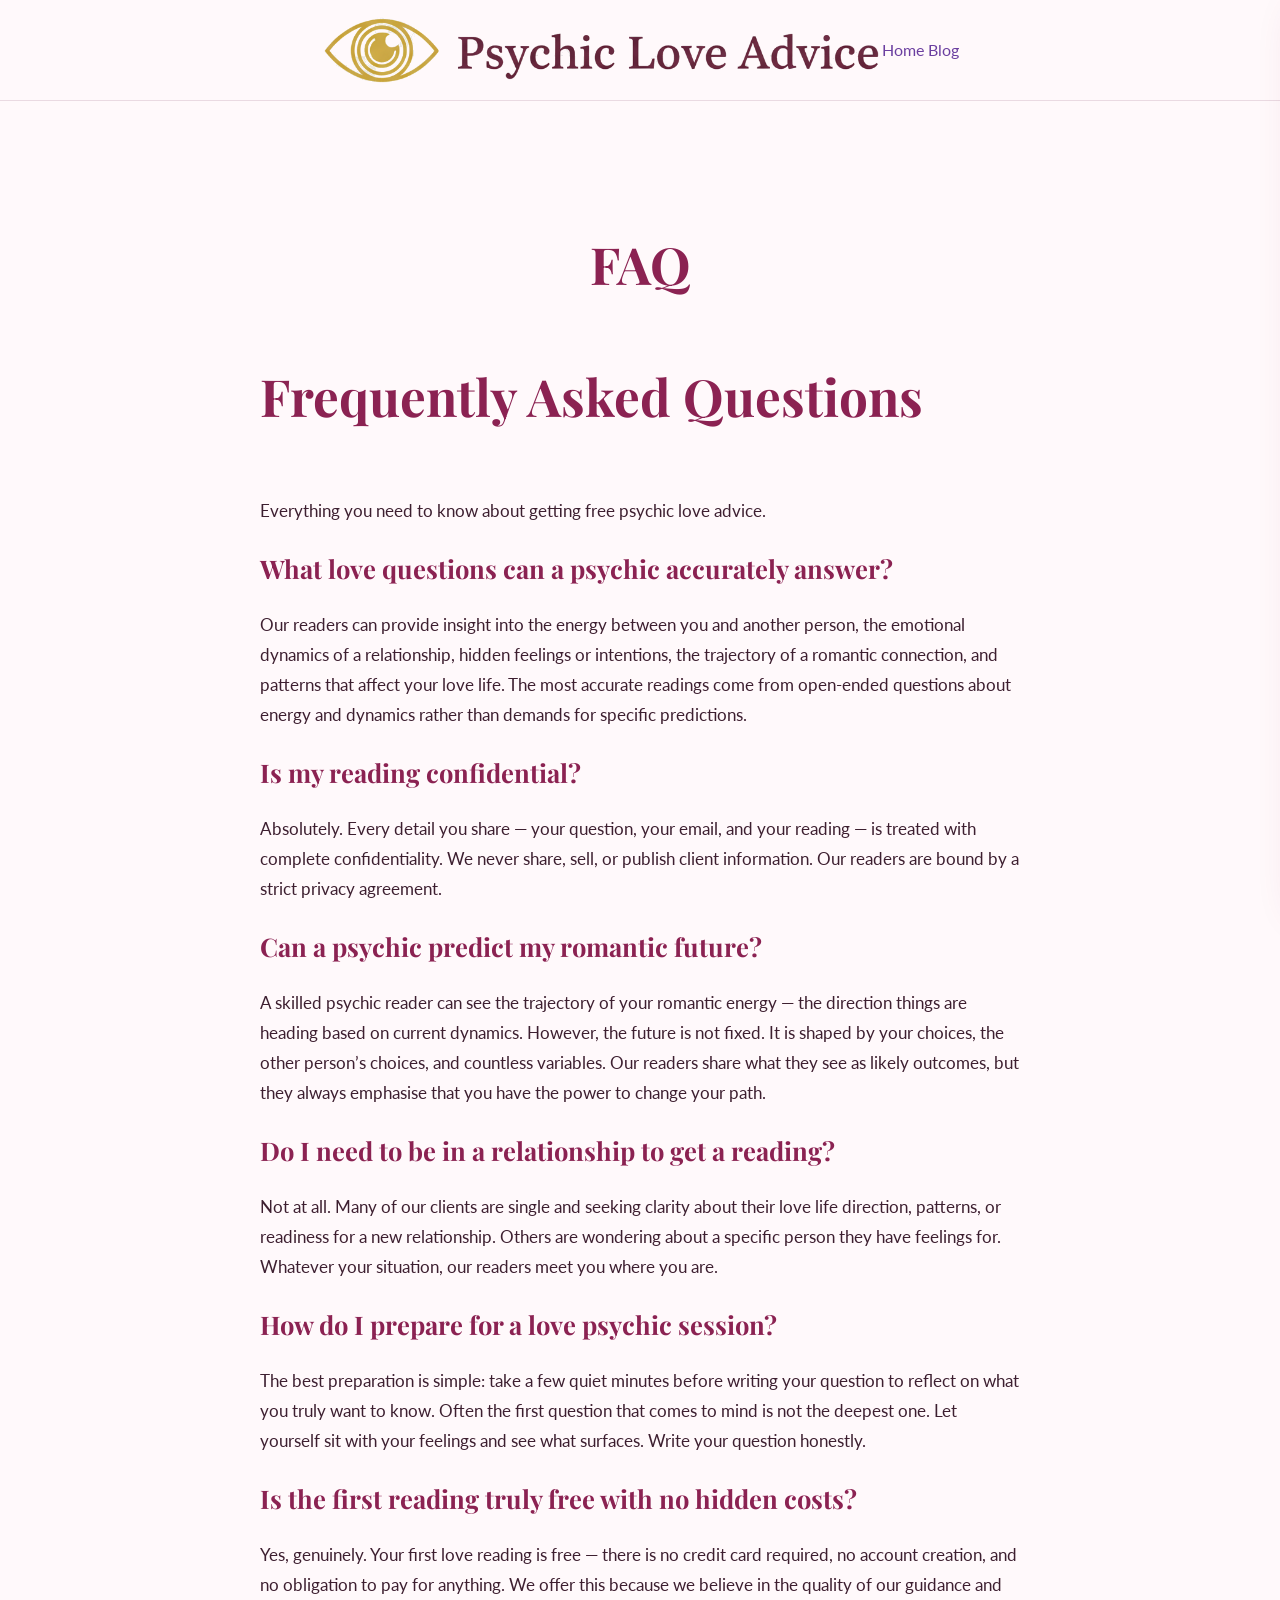
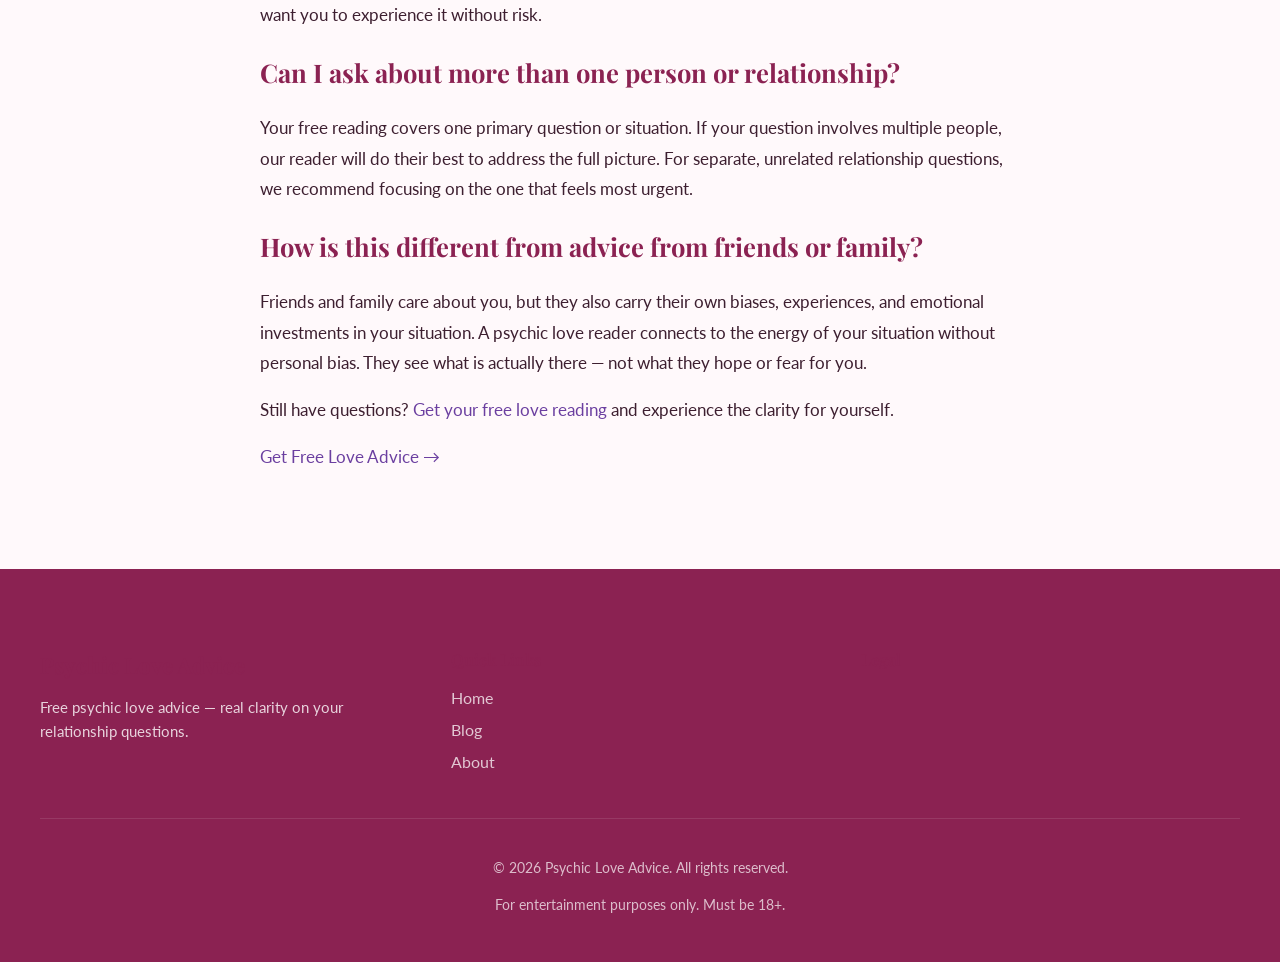
<file: faq/index.html>
<!DOCTYPE html>
<html lang="en-US">
<head><meta charset="UTF-8">

<meta name="viewport" content="width=device-width, initial-scale=1.0">
<title>FAQ – Psychic Love Advice</title>
<meta name="robots" content="max-image-preview:large">
<link rel="dns-prefetch" href="//fonts.googleapis.com">
<link rel="alternate" title="oEmbed (JSON)" type="application/json+oembed" href="/wp-json/oembed/1.0/embed?url=%2Ffaq%2F">
<link rel="alternate" title="oEmbed (XML)" type="text/xml+oembed" href="/wp-json/oembed/1.0/embed?url=%2Ffaq%2F&amp;format=xml">
<style id="wp-img-auto-sizes-contain-inline-css">
img:is([sizes=auto i],[sizes^="auto," i]){contain-intrinsic-size:3000px 1500px}
/*# sourceURL=wp-img-auto-sizes-contain-inline-css */
</style>
<style id="wp-emoji-styles-inline-css">

	img.wp-smiley, img.emoji {
		display: inline !important;
		border: none !important;
		box-shadow: none !important;
		height: 1em !important;
		width: 1em !important;
		margin: 0 0.07em !important;
		vertical-align: -0.1em !important;
		background: none !important;
		padding: 0 !important;
	}
/*# sourceURL=wp-emoji-styles-inline-css */
</style>
<style id="wp-block-library-inline-css">
:root{--wp-block-synced-color:#7a00df;--wp-block-synced-color--rgb:122,0,223;--wp-bound-block-color:var(--wp-block-synced-color);--wp-editor-canvas-background:#ddd;--wp-admin-theme-color:#007cba;--wp-admin-theme-color--rgb:0,124,186;--wp-admin-theme-color-darker-10:#006ba1;--wp-admin-theme-color-darker-10--rgb:0,107,160.5;--wp-admin-theme-color-darker-20:#005a87;--wp-admin-theme-color-darker-20--rgb:0,90,135;--wp-admin-border-width-focus:2px}@media (min-resolution:192dpi){:root{--wp-admin-border-width-focus:1.5px}}.wp-element-button{cursor:pointer}:root .has-very-light-gray-background-color{background-color:#eee}:root .has-very-dark-gray-background-color{background-color:#313131}:root .has-very-light-gray-color{color:#eee}:root .has-very-dark-gray-color{color:#313131}:root .has-vivid-green-cyan-to-vivid-cyan-blue-gradient-background{background:linear-gradient(135deg,#00d084,#0693e3)}:root .has-purple-crush-gradient-background{background:linear-gradient(135deg,#34e2e4,#4721fb 50%,#ab1dfe)}:root .has-hazy-dawn-gradient-background{background:linear-gradient(135deg,#faaca8,#dad0ec)}:root .has-subdued-olive-gradient-background{background:linear-gradient(135deg,#fafae1,#67a671)}:root .has-atomic-cream-gradient-background{background:linear-gradient(135deg,#fdd79a,#004a59)}:root .has-nightshade-gradient-background{background:linear-gradient(135deg,#330968,#31cdcf)}:root .has-midnight-gradient-background{background:linear-gradient(135deg,#020381,#2874fc)}:root{--wp--preset--font-size--normal:16px;--wp--preset--font-size--huge:42px}.has-regular-font-size{font-size:1em}.has-larger-font-size{font-size:2.625em}.has-normal-font-size{font-size:var(--wp--preset--font-size--normal)}.has-huge-font-size{font-size:var(--wp--preset--font-size--huge)}.has-text-align-center{text-align:center}.has-text-align-left{text-align:left}.has-text-align-right{text-align:right}.has-fit-text{white-space:nowrap!important}#end-resizable-editor-section{display:none}.aligncenter{clear:both}.items-justified-left{justify-content:flex-start}.items-justified-center{justify-content:center}.items-justified-right{justify-content:flex-end}.items-justified-space-between{justify-content:space-between}.screen-reader-text{border:0;clip-path:inset(50%);height:1px;margin:-1px;overflow:hidden;padding:0;position:absolute;width:1px;word-wrap:normal!important}.screen-reader-text:focus{background-color:#ddd;clip-path:none;color:#444;display:block;font-size:1em;height:auto;left:5px;line-height:normal;padding:15px 23px 14px;text-decoration:none;top:5px;width:auto;z-index:100000}html :where(.has-border-color){border-style:solid}html :where([style*=border-top-color]){border-top-style:solid}html :where([style*=border-right-color]){border-right-style:solid}html :where([style*=border-bottom-color]){border-bottom-style:solid}html :where([style*=border-left-color]){border-left-style:solid}html :where([style*=border-width]){border-style:solid}html :where([style*=border-top-width]){border-top-style:solid}html :where([style*=border-right-width]){border-right-style:solid}html :where([style*=border-bottom-width]){border-bottom-style:solid}html :where([style*=border-left-width]){border-left-style:solid}html :where(img[class*=wp-image-]){height:auto;max-width:100%}:where(figure){margin:0 0 1em}html :where(.is-position-sticky){--wp-admin--admin-bar--position-offset:var(--wp-admin--admin-bar--height,0px)}@media screen and (max-width:600px){html :where(.is-position-sticky){--wp-admin--admin-bar--position-offset:0px}}

/*# sourceURL=wp-block-library-inline-css */
</style>
<style id="classic-theme-styles-inline-css">
/*! This file is auto-generated */
.wp-block-button__link{color:#fff;background-color:#32373c;border-radius:9999px;box-shadow:none;text-decoration:none;padding:calc(.667em + 2px) calc(1.333em + 2px);font-size:1.125em}.wp-block-file__button{background:#32373c;color:#fff;text-decoration:none}
/*# sourceURL=/wp-includes/css/classic-themes.min.css */
</style>
<style id="global-styles-inline-css">
:root{--wp--preset--aspect-ratio--square: 1;--wp--preset--aspect-ratio--4-3: 4/3;--wp--preset--aspect-ratio--3-4: 3/4;--wp--preset--aspect-ratio--3-2: 3/2;--wp--preset--aspect-ratio--2-3: 2/3;--wp--preset--aspect-ratio--16-9: 16/9;--wp--preset--aspect-ratio--9-16: 9/16;--wp--preset--color--black: #000000;--wp--preset--color--cyan-bluish-gray: #abb8c3;--wp--preset--color--white: #ffffff;--wp--preset--color--pale-pink: #f78da7;--wp--preset--color--vivid-red: #cf2e2e;--wp--preset--color--luminous-vivid-orange: #ff6900;--wp--preset--color--luminous-vivid-amber: #fcb900;--wp--preset--color--light-green-cyan: #7bdcb5;--wp--preset--color--vivid-green-cyan: #00d084;--wp--preset--color--pale-cyan-blue: #8ed1fc;--wp--preset--color--vivid-cyan-blue: #0693e3;--wp--preset--color--vivid-purple: #9b51e0;--wp--preset--gradient--vivid-cyan-blue-to-vivid-purple: linear-gradient(135deg,rgb(6,147,227) 0%,rgb(155,81,224) 100%);--wp--preset--gradient--light-green-cyan-to-vivid-green-cyan: linear-gradient(135deg,rgb(122,220,180) 0%,rgb(0,208,130) 100%);--wp--preset--gradient--luminous-vivid-amber-to-luminous-vivid-orange: linear-gradient(135deg,rgb(252,185,0) 0%,rgb(255,105,0) 100%);--wp--preset--gradient--luminous-vivid-orange-to-vivid-red: linear-gradient(135deg,rgb(255,105,0) 0%,rgb(207,46,46) 100%);--wp--preset--gradient--very-light-gray-to-cyan-bluish-gray: linear-gradient(135deg,rgb(238,238,238) 0%,rgb(169,184,195) 100%);--wp--preset--gradient--cool-to-warm-spectrum: linear-gradient(135deg,rgb(74,234,220) 0%,rgb(151,120,209) 20%,rgb(207,42,186) 40%,rgb(238,44,130) 60%,rgb(251,105,98) 80%,rgb(254,248,76) 100%);--wp--preset--gradient--blush-light-purple: linear-gradient(135deg,rgb(255,206,236) 0%,rgb(152,150,240) 100%);--wp--preset--gradient--blush-bordeaux: linear-gradient(135deg,rgb(254,205,165) 0%,rgb(254,45,45) 50%,rgb(107,0,62) 100%);--wp--preset--gradient--luminous-dusk: linear-gradient(135deg,rgb(255,203,112) 0%,rgb(199,81,192) 50%,rgb(65,88,208) 100%);--wp--preset--gradient--pale-ocean: linear-gradient(135deg,rgb(255,245,203) 0%,rgb(182,227,212) 50%,rgb(51,167,181) 100%);--wp--preset--gradient--electric-grass: linear-gradient(135deg,rgb(202,248,128) 0%,rgb(113,206,126) 100%);--wp--preset--gradient--midnight: linear-gradient(135deg,rgb(2,3,129) 0%,rgb(40,116,252) 100%);--wp--preset--font-size--small: 13px;--wp--preset--font-size--medium: 20px;--wp--preset--font-size--large: 36px;--wp--preset--font-size--x-large: 42px;--wp--preset--spacing--20: 0.44rem;--wp--preset--spacing--30: 0.67rem;--wp--preset--spacing--40: 1rem;--wp--preset--spacing--50: 1.5rem;--wp--preset--spacing--60: 2.25rem;--wp--preset--spacing--70: 3.38rem;--wp--preset--spacing--80: 5.06rem;--wp--preset--shadow--natural: 6px 6px 9px rgba(0, 0, 0, 0.2);--wp--preset--shadow--deep: 12px 12px 50px rgba(0, 0, 0, 0.4);--wp--preset--shadow--sharp: 6px 6px 0px rgba(0, 0, 0, 0.2);--wp--preset--shadow--outlined: 6px 6px 0px -3px rgb(255, 255, 255), 6px 6px rgb(0, 0, 0);--wp--preset--shadow--crisp: 6px 6px 0px rgb(0, 0, 0);}:where(.is-layout-flex){gap: 0.5em;}:where(.is-layout-grid){gap: 0.5em;}body .is-layout-flex{display: flex;}.is-layout-flex{flex-wrap: wrap;align-items: center;}.is-layout-flex > :is(*, div){margin: 0;}body .is-layout-grid{display: grid;}.is-layout-grid > :is(*, div){margin: 0;}:where(.wp-block-columns.is-layout-flex){gap: 2em;}:where(.wp-block-columns.is-layout-grid){gap: 2em;}:where(.wp-block-post-template.is-layout-flex){gap: 1.25em;}:where(.wp-block-post-template.is-layout-grid){gap: 1.25em;}.has-black-color{color: var(--wp--preset--color--black) !important;}.has-cyan-bluish-gray-color{color: var(--wp--preset--color--cyan-bluish-gray) !important;}.has-white-color{color: var(--wp--preset--color--white) !important;}.has-pale-pink-color{color: var(--wp--preset--color--pale-pink) !important;}.has-vivid-red-color{color: var(--wp--preset--color--vivid-red) !important;}.has-luminous-vivid-orange-color{color: var(--wp--preset--color--luminous-vivid-orange) !important;}.has-luminous-vivid-amber-color{color: var(--wp--preset--color--luminous-vivid-amber) !important;}.has-light-green-cyan-color{color: var(--wp--preset--color--light-green-cyan) !important;}.has-vivid-green-cyan-color{color: var(--wp--preset--color--vivid-green-cyan) !important;}.has-pale-cyan-blue-color{color: var(--wp--preset--color--pale-cyan-blue) !important;}.has-vivid-cyan-blue-color{color: var(--wp--preset--color--vivid-cyan-blue) !important;}.has-vivid-purple-color{color: var(--wp--preset--color--vivid-purple) !important;}.has-black-background-color{background-color: var(--wp--preset--color--black) !important;}.has-cyan-bluish-gray-background-color{background-color: var(--wp--preset--color--cyan-bluish-gray) !important;}.has-white-background-color{background-color: var(--wp--preset--color--white) !important;}.has-pale-pink-background-color{background-color: var(--wp--preset--color--pale-pink) !important;}.has-vivid-red-background-color{background-color: var(--wp--preset--color--vivid-red) !important;}.has-luminous-vivid-orange-background-color{background-color: var(--wp--preset--color--luminous-vivid-orange) !important;}.has-luminous-vivid-amber-background-color{background-color: var(--wp--preset--color--luminous-vivid-amber) !important;}.has-light-green-cyan-background-color{background-color: var(--wp--preset--color--light-green-cyan) !important;}.has-vivid-green-cyan-background-color{background-color: var(--wp--preset--color--vivid-green-cyan) !important;}.has-pale-cyan-blue-background-color{background-color: var(--wp--preset--color--pale-cyan-blue) !important;}.has-vivid-cyan-blue-background-color{background-color: var(--wp--preset--color--vivid-cyan-blue) !important;}.has-vivid-purple-background-color{background-color: var(--wp--preset--color--vivid-purple) !important;}.has-black-border-color{border-color: var(--wp--preset--color--black) !important;}.has-cyan-bluish-gray-border-color{border-color: var(--wp--preset--color--cyan-bluish-gray) !important;}.has-white-border-color{border-color: var(--wp--preset--color--white) !important;}.has-pale-pink-border-color{border-color: var(--wp--preset--color--pale-pink) !important;}.has-vivid-red-border-color{border-color: var(--wp--preset--color--vivid-red) !important;}.has-luminous-vivid-orange-border-color{border-color: var(--wp--preset--color--luminous-vivid-orange) !important;}.has-luminous-vivid-amber-border-color{border-color: var(--wp--preset--color--luminous-vivid-amber) !important;}.has-light-green-cyan-border-color{border-color: var(--wp--preset--color--light-green-cyan) !important;}.has-vivid-green-cyan-border-color{border-color: var(--wp--preset--color--vivid-green-cyan) !important;}.has-pale-cyan-blue-border-color{border-color: var(--wp--preset--color--pale-cyan-blue) !important;}.has-vivid-cyan-blue-border-color{border-color: var(--wp--preset--color--vivid-cyan-blue) !important;}.has-vivid-purple-border-color{border-color: var(--wp--preset--color--vivid-purple) !important;}.has-vivid-cyan-blue-to-vivid-purple-gradient-background{background: var(--wp--preset--gradient--vivid-cyan-blue-to-vivid-purple) !important;}.has-light-green-cyan-to-vivid-green-cyan-gradient-background{background: var(--wp--preset--gradient--light-green-cyan-to-vivid-green-cyan) !important;}.has-luminous-vivid-amber-to-luminous-vivid-orange-gradient-background{background: var(--wp--preset--gradient--luminous-vivid-amber-to-luminous-vivid-orange) !important;}.has-luminous-vivid-orange-to-vivid-red-gradient-background{background: var(--wp--preset--gradient--luminous-vivid-orange-to-vivid-red) !important;}.has-very-light-gray-to-cyan-bluish-gray-gradient-background{background: var(--wp--preset--gradient--very-light-gray-to-cyan-bluish-gray) !important;}.has-cool-to-warm-spectrum-gradient-background{background: var(--wp--preset--gradient--cool-to-warm-spectrum) !important;}.has-blush-light-purple-gradient-background{background: var(--wp--preset--gradient--blush-light-purple) !important;}.has-blush-bordeaux-gradient-background{background: var(--wp--preset--gradient--blush-bordeaux) !important;}.has-luminous-dusk-gradient-background{background: var(--wp--preset--gradient--luminous-dusk) !important;}.has-pale-ocean-gradient-background{background: var(--wp--preset--gradient--pale-ocean) !important;}.has-electric-grass-gradient-background{background: var(--wp--preset--gradient--electric-grass) !important;}.has-midnight-gradient-background{background: var(--wp--preset--gradient--midnight) !important;}.has-small-font-size{font-size: var(--wp--preset--font-size--small) !important;}.has-medium-font-size{font-size: var(--wp--preset--font-size--medium) !important;}.has-large-font-size{font-size: var(--wp--preset--font-size--large) !important;}.has-x-large-font-size{font-size: var(--wp--preset--font-size--x-large) !important;}
/*# sourceURL=global-styles-inline-css */
</style>

<link rel="stylesheet" id="plaf-fonts-css" href="https://fonts.googleapis.com/css2?family=Playfair+Display:ital,wght@0,400;0,600;0,700;0,800;1,400&amp;family=Lato:wght@300;400;700&amp;display=swap" media="all">
<link rel="stylesheet" id="plaf-style-css" href="/wp-content/themes/plaf-theme/style.css?ver=1.0.0" media="all">
<link rel="https://api.w.org/" href="/wp-json/"><link rel="alternate" title="JSON" type="application/json" href="/wp-json/wp/v2/pages/10"><link rel="EditURI" type="application/rsd+xml" title="RSD" href="/xmlrpc.php?rsd">
<meta name="generator" content="WordPress 6.9.4">
<link rel="canonical" href="/faq/">
<link rel="shortlink" href="/?p=10">
<link rel="icon" href="/wp-content/uploads/2026/03/site_21_favicon.png" sizes="32x32">
<link rel="icon" href="/wp-content/uploads/2026/03/site_21_favicon.png" sizes="192x192">
<link rel="apple-touch-icon" href="/wp-content/uploads/2026/03/site_21_favicon.png">
<meta name="msapplication-TileImage" content="/wp-content/uploads/2026/03/site_21_favicon.png">
		<style id="wp-custom-css">
			@import url('https://fonts.googleapis.com/css2?family=Playfair+Display:ital,wght@0,400;0,600;0,700;0,800;1,400&family=Lato:wght@300;400;700&display=swap');

:root {
  --color-primary: #8B2252;
  --color-secondary: #6B3FA0;
  --color-accent: #D4A843;
  --color-bg: #FFF9FB;
  --color-bg-alt: #F9EEF3;
  --color-text: #3D1F30;
  --color-text-light: #8A6B7A;
  --color-border: #EADAE2;
  --color-success: #6BAF7A;
  --color-danger: #D44D4D;
  --font-heading: 'Playfair Display', serif;
  --font-body: 'Lato', sans-serif;
  --radius-sm: 6px;
  --radius-md: 12px;
  --radius-lg: 20px;
  --shadow-sm: 0 2px 8px rgba(139,34,82,0.06);
  --shadow-md: 0 6px 24px rgba(139,34,82,0.1);
  --shadow-lg: 0 12px 40px rgba(139,34,82,0.16);
  --spacing-xs: 4px;
  --spacing-sm: 8px;
  --spacing-md: 16px;
  --spacing-lg: 32px;
  --spacing-xl: 64px;
  --transition: 0.3s ease;
}

/* Psychic Love Advice - Romantic Rose & Purple */
@import url('https://fonts.googleapis.com/css2?family=Playfair+Display:ital,wght@0,400;0,600;0,700;0,800;1,400&family=Lato:wght@300;400;700&display=swap');
:root{--color-primary:#8B2252;--color-secondary:#6B3FA0;--color-accent:#D4A843;--color-bg:#FFF9FB;--color-bg-alt:#F9EEF3;--color-text:#3D1F30;--color-text-light:#8A6B7A;--color-border:#EADAE2;--font-heading:'Playfair Display',serif;--font-body:'Lato',sans-serif;--radius-sm:6px;--radius-md:12px;--radius-lg:20px;--shadow-sm:0 2px 8px rgba(139,34,82,0.06);--shadow-md:0 6px 24px rgba(139,34,82,0.1);--shadow-lg:0 12px 40px rgba(139,34,82,0.16);--transition:0.3s ease}
*,*::before,*::after{box-sizing:border-box}
body{font-family:var(--font-body);color:var(--color-text);background:var(--color-bg);line-height:1.75;margin:0}
h1,h2,h3,h4,h5,h6{font-family:var(--font-heading);font-weight:700;line-height:1.25;color:var(--color-primary)}
h1{font-size:3.2rem}h2{font-size:2.4rem}h3{font-size:1.6rem}h4{font-size:1.3rem}
a{color:var(--color-secondary);text-decoration:none;transition:var(--transition)}a:hover{color:var(--color-primary)}
.btn{display:inline-block;padding:14px 36px;font-family:var(--font-body);font-weight:700;font-size:1rem;border:none;border-radius:50px;cursor:pointer;transition:var(--transition);text-align:center}
.btn-primary{background:linear-gradient(135deg,var(--color-primary),var(--color-secondary));color:#fff;box-shadow:0 4px 20px rgba(139,34,82,0.3)}
.btn-primary:hover{transform:translateY(-3px);box-shadow:0 8px 30px rgba(139,34,82,0.4)}
.btn-accent{background:var(--color-accent);color:#fff;box-shadow:0 4px 14px rgba(212,168,67,0.3)}
.btn-accent:hover{transform:translateY(-2px);box-shadow:0 6px 20px rgba(212,168,67,0.4)}
.btn-outline{background:transparent;color:var(--color-primary);border:2px solid var(--color-primary);border-radius:50px}
.btn-outline:hover{background:var(--color-primary);color:#fff}
.hero{background:linear-gradient(135deg,#8B2252 0%,#6B3FA0 60%,#5A2D8C 100%);padding:110px 20px 90px;text-align:center;position:relative;overflow:hidden}
.hero::before{content:'';position:absolute;top:0;left:0;right:0;bottom:0;background:radial-gradient(circle at 30% 70%,rgba(212,168,67,0.12) 0%,transparent 50%),radial-gradient(circle at 70% 30%,rgba(255,255,255,0.06) 0%,transparent 50%)}
.hero::after{content:'';position:absolute;top:0;left:0;right:0;bottom:0;background:url("data:image/svg+xml,%3Csvg width='60' height='60' viewBox='0 0 60 60' xmlns='http://www.w3.org/2000/svg'%3E%3Cpath d='M30 15c-3-6-12-8-15-2s2 12 15 20c13-8 18-14 15-20s-12-4-15 2z' fill='%23ffffff' fill-opacity='0.02'/%3E%3C/svg%3E")}
.hero h1{color:#fff;font-size:3.8rem;margin-bottom:0.3em;position:relative}
.hero h1 em{font-style:italic;color:var(--color-accent)}
.hero p{color:rgba(255,255,255,0.8);font-size:1.2rem;max-width:620px;margin:0 auto 2.5rem;position:relative}
.hero .sparkle{color:var(--color-accent);font-size:1.4rem}
.section{padding:80px 20px;max-width:1200px;margin:0 auto}
.section-alt{background:var(--color-bg-alt)}
.section-title{text-align:center;margin-bottom:3rem}
.section-title h2 em{font-style:italic;color:var(--color-secondary)}
.section-title p{color:var(--color-text-light);max-width:580px;margin:0.5rem auto 0}
.card{background:#fff;border:1px solid var(--color-border);border-radius:var(--radius-lg);padding:32px;transition:var(--transition);box-shadow:var(--shadow-sm);position:relative;overflow:hidden}
.card:hover{box-shadow:var(--shadow-lg);transform:translateY(-4px)}
.card::before{content:'';position:absolute;top:0;left:0;right:0;height:3px;background:linear-gradient(90deg,var(--color-primary),var(--color-secondary),var(--color-accent))}
.card-grid{display:grid;grid-template-columns:repeat(auto-fit,minmax(280px,1fr));gap:24px}
.love-card{text-align:center;padding:36px 24px}
.love-card .heart-icon{font-size:2.5rem;margin-bottom:12px;display:block;color:var(--color-primary)}
.love-card h3{font-size:1.3rem;margin-bottom:0.5em}
.testimonial{background:linear-gradient(135deg,#FFF9FB,#F9EEF3);border:1px solid var(--color-border);border-radius:var(--radius-lg);padding:36px;position:relative}
.testimonial::before{content:'\2764';font-size:1.5rem;position:absolute;top:16px;right:20px;opacity:0.2}
.testimonial p{font-style:italic;line-height:1.8;font-size:1.05rem}
.testimonial .author{display:flex;align-items:center;gap:12px;margin-top:1.25rem}
.testimonial .author strong{color:var(--color-primary)}
.testimonial .author span{color:var(--color-text-light);font-size:0.85rem}
.testimonial .compatibility{display:inline-block;padding:2px 10px;border-radius:50px;background:rgba(139,34,82,0.1);color:var(--color-primary);font-size:0.8rem;font-weight:700;margin-top:8px}
.nav{background:rgba(255,249,251,0.95);backdrop-filter:blur(10px);border-bottom:1px solid var(--color-border);padding:14px 24px;position:sticky;top:0;z-index:100;display:flex;align-items:center;justify-content:space-between}
.nav-brand{font-family:var(--font-heading);font-size:1.4rem;font-weight:700;color:var(--color-primary)}
.nav-brand .heart{color:var(--color-accent);margin:0 2px}
.nav-link{color:var(--color-text-light);font-weight:700;padding:8px 16px;border-radius:50px;transition:var(--transition);font-size:0.9rem}
.nav-link:hover,.nav-link.active{color:var(--color-primary);background:var(--color-bg-alt)}
.cta-section{background:linear-gradient(135deg,#8B2252,#6B3FA0);padding:80px 20px;text-align:center;border-radius:var(--radius-lg);margin:40px auto;max-width:1100px;position:relative;overflow:hidden}
.cta-section::before{content:'';position:absolute;inset:0;background:radial-gradient(circle at 50% 50%,rgba(212,168,67,0.1),transparent 60%)}
.cta-section h2{color:#fff;font-size:2.5rem;position:relative}
.cta-section h2 em{font-style:italic;color:var(--color-accent)}
.cta-section p{color:rgba(255,255,255,0.8);font-size:1.15rem;margin-bottom:2rem;position:relative}
.cta-section .btn{background:var(--color-accent);color:#fff;font-size:1.1rem;padding:16px 40px;position:relative}
.cta-section .btn:hover{transform:translateY(-3px);box-shadow:0 8px 30px rgba(0,0,0,0.25)}
form input,form textarea,form select{width:100%;padding:14px 18px;border:1.5px solid var(--color-border);border-radius:var(--radius-md);font-family:var(--font-body);font-size:1rem;transition:var(--transition);background:#fff}
form input:focus,form textarea:focus{outline:none;border-color:var(--color-secondary);box-shadow:0 0 0 4px rgba(107,63,160,0.1)}
form label{display:block;font-weight:700;margin-bottom:6px;color:var(--color-text);font-size:0.95rem}
.footer{background:linear-gradient(135deg,#3D1F30,#2A1540);color:rgba(255,255,255,0.6);padding:60px 20px 30px;font-size:0.9rem;text-align:center}
.footer a{color:var(--color-accent)}
.footer-links{display:flex;justify-content:center;gap:24px;margin-bottom:20px;flex-wrap:wrap}
.footer .footer-brand{font-family:var(--font-heading);font-size:1.3rem;color:#fff;margin-bottom:12px}
.pricing-card{background:#fff;border:2px solid var(--color-border);border-radius:var(--radius-lg);padding:40px 28px;text-align:center;transition:var(--transition)}
.pricing-card:hover{box-shadow:var(--shadow-lg);border-color:var(--color-secondary)}
.pricing-card.featured{border-color:var(--color-primary);position:relative}
.pricing-card.featured::before{content:'\2764 Popular';position:absolute;top:-14px;left:50%;transform:translateX(-50%);background:linear-gradient(135deg,var(--color-primary),var(--color-secondary));color:#fff;padding:4px 20px;border-radius:50px;font-size:0.8rem;font-weight:700}
.pricing-card .price{font-family:var(--font-heading);font-size:3rem;color:var(--color-primary);margin:1rem 0}
.pricing-card .price span{font-size:1rem;color:var(--color-text-light);font-family:var(--font-body)}
.reading-types{display:grid;grid-template-columns:repeat(auto-fit,minmax(200px,1fr));gap:20px}
.reading-type{display:flex;align-items:center;gap:16px;padding:20px;border-radius:var(--radius-md);background:#fff;border:1px solid var(--color-border);transition:var(--transition)}
.reading-type:hover{border-color:var(--color-primary);box-shadow:var(--shadow-md)}
.reading-type .rt-icon{font-size:2rem;width:48px;text-align:center}
.reading-type .rt-label{font-weight:700;color:var(--color-primary);font-size:0.95rem}
.reading-type .rt-desc{font-size:0.85rem;color:var(--color-text-light)}
.love-banner{background:linear-gradient(135deg,#F9EEF3,#FFF9FB);border:1px solid var(--color-border);border-radius:var(--radius-lg);padding:40px;text-align:center;margin:2rem 0}
.love-banner h3{color:var(--color-primary);margin-bottom:0.5em}
.love-banner p{color:var(--color-text-light);max-width:500px;margin:0 auto}
@media(max-width:768px){.hero h1{font-size:2.4rem}.hero{padding:70px 16px 60px}.section{padding:50px 16px}.card-grid{grid-template-columns:1fr}.reading-types{grid-template-columns:1fr}}		</style>
		</head>
<body class="wp-singular page-template-default page page-id-10 wp-custom-logo wp-theme-plaf-theme">
<div class="plaf-mobile-overlay" id="plafMobileOverlay" onclick="plafCloseMobile()"></div>
<nav class="mobile-nav" id="plafMobileNav">
<ul id="menu-main-menu" class="nav-menu"><li id="menu-item-37" class="menu-item menu-item-type-post_type menu-item-object-page menu-item-home menu-item-37"><a href="/">Home</a></li>
<li id="menu-item-38" class="menu-item menu-item-type-post_type menu-item-object-page menu-item-38"><a href="/blog/">Blog</a></li>
</ul></nav>
<header class="nav" id="plafHeader">
<div class="container" style="display:flex;align-items:center;justify-content:space-between;max-width:1200px;margin:0 auto;">
<a href="/" class="nav-brand">
</a><a href="/" class="custom-logo-link" rel="home"><img src="/wp-content/uploads/2026/04/site-logo-v3-1776869567.png" class="custom-logo" alt="Psychic Love Advice" decoding="async"></a>
<div class="nav-desktop" style="display:flex;gap:4px;align-items:center;">
<ul class="nav-menu"><li class="menu-item menu-item-type-post_type menu-item-object-page menu-item-home menu-item-37"><a href="/">Home</a></li>
<li class="menu-item menu-item-type-post_type menu-item-object-page menu-item-38"><a href="/blog/">Blog</a></li>
</ul></div>
<button class="mobile-menu-btn" onclick="plafToggleMobile()" aria-label="Toggle menu">☰</button>
</div>
</header>
<main>
<section class="section" style="max-width:800px;margin:0 auto;">
<article id="page-10">
<div class="section-title"><h1>FAQ</h1></div>
<div class="entry-content" style="line-height:1.8;font-size:1.05rem;"><section class="hero-section">
<div class="hero-content">
<h1 class="hero-headline">Frequently Asked Questions</h1>
<p class="hero-subheadline">Everything you need to know about getting free psychic love advice.</p>
</div>
</section>
<section class="faq-section">
<div class="faq-item">
<h3>What love questions can a psychic accurately answer?</h3>
<p>Our readers can provide insight into the energy between you and another person, the emotional dynamics of a relationship, hidden feelings or intentions, the trajectory of a romantic connection, and patterns that affect your love life. The most accurate readings come from open-ended questions about energy and dynamics rather than demands for specific predictions.</p>
</div>
<div class="faq-item">
<h3>Is my reading confidential?</h3>
<p>Absolutely. Every detail you share — your question, your email, and your reading — is treated with complete confidentiality. We never share, sell, or publish client information. Our readers are bound by a strict privacy agreement.</p>
</div>
<div class="faq-item">
<h3>Can a psychic predict my romantic future?</h3>
<p>A skilled psychic reader can see the trajectory of your romantic energy — the direction things are heading based on current dynamics. However, the future is not fixed. It is shaped by your choices, the other person’s choices, and countless variables. Our readers share what they see as likely outcomes, but they always emphasise that you have the power to change your path.</p>
</div>
<div class="faq-item">
<h3>Do I need to be in a relationship to get a reading?</h3>
<p>Not at all. Many of our clients are single and seeking clarity about their love life direction, patterns, or readiness for a new relationship. Others are wondering about a specific person they have feelings for. Whatever your situation, our readers meet you where you are.</p>
</div>
<div class="faq-item">
<h3>How do I prepare for a love psychic session?</h3>
<p>The best preparation is simple: take a few quiet minutes before writing your question to reflect on what you truly want to know. Often the first question that comes to mind is not the deepest one. Let yourself sit with your feelings and see what surfaces. Write your question honestly.</p>
</div>
<div class="faq-item">
<h3>Is the first reading truly free with no hidden costs?</h3>
<p>Yes, genuinely. Your first love reading is free — there is no credit card required, no account creation, and no obligation to pay for anything. We offer this because we believe in the quality of our guidance and want you to experience it without risk.</p>
</div>
<div class="faq-item">
<h3>Can I ask about more than one person or relationship?</h3>
<p>Your free reading covers one primary question or situation. If your question involves multiple people, our reader will do their best to address the full picture. For separate, unrelated relationship questions, we recommend focusing on the one that feels most urgent.</p>
</div>
<div class="faq-item">
<h3>How is this different from advice from friends or family?</h3>
<p>Friends and family care about you, but they also carry their own biases, experiences, and emotional investments in your situation. A psychic love reader connects to the energy of your situation without personal bias. They see what is actually there — not what they hope or fear for you.</p>
</div>
</section>
<section class="final-cta">
<p>Still have questions? <a href="/get-free-advice/">Get your free love reading</a> and experience the clarity for yourself.</p>
<p>  <a href="/get-free-advice/" class="cta-button">Get Free Love Advice →</a><br>
</p></section>
</div>
</article>
</section>
</main>
<footer class="site-footer" style="background:var(--color-primary);color:#fff;padding:60px 20px 30px;">
<div class="container" style="max-width:1200px;margin:0 auto;">
<div style="display:grid;grid-template-columns:repeat(auto-fit,minmax(220px,1fr));gap:32px;margin-bottom:40px;">
<div><h3 style="font-family:var(--font-heading);font-size:1.4rem;margin-bottom:12px;">Psychic Love Advice</h3>
<p style="opacity:.8;font-size:.95rem;line-height:1.6;">Free psychic love advice — real clarity on your relationship questions.</p></div>
<div><h4 style="font-size:1rem;margin-bottom:12px;opacity:.9;">Quick Links</h4>
<ul style="list-style:none;padding:0;margin:0;">
<li><a href="/" style="color:rgba(255,255,255,.75);text-decoration:none;line-height:2;">Home</a></li>
<li><a href="/blog/" style="color:rgba(255,255,255,.75);text-decoration:none;line-height:2;">Blog</a></li>
<li><a href="/about/" style="color:rgba(255,255,255,.75);text-decoration:none;line-height:2;">About</a></li>
</ul></div>
<div><h4 style="font-size:1rem;margin-bottom:12px;opacity:.9;">Legal</h4>
<ul style="list-style:none;padding:0;margin:0;">
</ul></div>
</div>
<div style="border-top:1px solid rgba(255,255,255,.15);padding-top:24px;text-align:center;font-size:.85rem;opacity:.7;">
<p>© 2026 Psychic Love Advice. All rights reserved.</p>
<p>For entertainment purposes only. Must be 18+.</p></div>
</div></footer>
<a href="#" id="plafBtt" style="position:fixed;bottom:30px;right:30px;width:44px;height:44px;background:var(--color-primary);color:#fff;border-radius:50%;display:none;align-items:center;justify-content:center;font-size:1.3rem;text-decoration:none;box-shadow:var(--shadow-md);z-index:99;" aria-label="Back to top">↑</a>
<script>(function(){var b=document.getElementById('plafBtt');if(b)window.addEventListener('scroll',function(){b.style.display=window.scrollY>400?'flex':'none'})})()</script>
<script type="speculationrules">
{"prefetch":[{"source":"document","where":{"and":[{"href_matches":"/*"},{"not":{"href_matches":["/wp-*.php","/wp-admin/*","/wp-content/uploads/*","/wp-content/*","/wp-content/plugins/*","/wp-content/themes/plaf-theme/*","/*\\?(.+)"]}},{"not":{"selector_matches":"a[rel~=\"nofollow\"]"}},{"not":{"selector_matches":".no-prefetch, .no-prefetch a"}}]},"eagerness":"conservative"}]}
</script>
<script src="/wp-content/themes/plaf-theme/assets/js/navigation.js?ver=1.0.0" id="plaf-nav-js"></script>
<script id="wp-emoji-settings" type="application/json">
{"baseUrl":"https://s.w.org/images/core/emoji/17.0.2/72x72/","ext":".png","svgUrl":"https://s.w.org/images/core/emoji/17.0.2/svg/","svgExt":".svg","source":{"concatemoji":"/wp-includes/js/wp-emoji-release.min.js?ver=6.9.4"}}
</script>
<script type="module">
/*! This file is auto-generated */
const a=JSON.parse(document.getElementById("wp-emoji-settings").textContent),o=(window._wpemojiSettings=a,"wpEmojiSettingsSupports"),s=["flag","emoji"];function i(e){try{var t={supportTests:e,timestamp:(new Date).valueOf()};sessionStorage.setItem(o,JSON.stringify(t))}catch(e){}}function c(e,t,n){e.clearRect(0,0,e.canvas.width,e.canvas.height),e.fillText(t,0,0);t=new Uint32Array(e.getImageData(0,0,e.canvas.width,e.canvas.height).data);e.clearRect(0,0,e.canvas.width,e.canvas.height),e.fillText(n,0,0);const a=new Uint32Array(e.getImageData(0,0,e.canvas.width,e.canvas.height).data);return t.every((e,t)=>e===a[t])}function p(e,t){e.clearRect(0,0,e.canvas.width,e.canvas.height),e.fillText(t,0,0);var n=e.getImageData(16,16,1,1);for(let e=0;e<n.data.length;e++)if(0!==n.data[e])return!1;return!0}function u(e,t,n,a){switch(t){case"flag":return n(e,"\ud83c\udff3\ufe0f\u200d\u26a7\ufe0f","\ud83c\udff3\ufe0f\u200b\u26a7\ufe0f")?!1:!n(e,"\ud83c\udde8\ud83c\uddf6","\ud83c\udde8\u200b\ud83c\uddf6")&&!n(e,"\ud83c\udff4\udb40\udc67\udb40\udc62\udb40\udc65\udb40\udc6e\udb40\udc67\udb40\udc7f","\ud83c\udff4\u200b\udb40\udc67\u200b\udb40\udc62\u200b\udb40\udc65\u200b\udb40\udc6e\u200b\udb40\udc67\u200b\udb40\udc7f");case"emoji":return!a(e,"\ud83e\u1fac8")}return!1}function f(e,t,n,a){let r;const o=(r="undefined"!=typeof WorkerGlobalScope&&self instanceof WorkerGlobalScope?new OffscreenCanvas(300,150):document.createElement("canvas")).getContext("2d",{willReadFrequently:!0}),s=(o.textBaseline="top",o.font="600 32px Arial",{});return e.forEach(e=>{s[e]=t(o,e,n,a)}),s}function r(e){var t=document.createElement("script");t.src=e,t.defer=!0,document.head.appendChild(t)}a.supports={everything:!0,everythingExceptFlag:!0},new Promise(t=>{let n=function(){try{var e=JSON.parse(sessionStorage.getItem(o));if("object"==typeof e&&"number"==typeof e.timestamp&&(new Date).valueOf()<e.timestamp+604800&&"object"==typeof e.supportTests)return e.supportTests}catch(e){}return null}();if(!n){if("undefined"!=typeof Worker&&"undefined"!=typeof OffscreenCanvas&&"undefined"!=typeof URL&&URL.createObjectURL&&"undefined"!=typeof Blob)try{var e="postMessage("+f.toString()+"("+[JSON.stringify(s),u.toString(),c.toString(),p.toString()].join(",")+"));",a=new Blob([e],{type:"text/javascript"});const r=new Worker(URL.createObjectURL(a),{name:"wpTestEmojiSupports"});return void(r.onmessage=e=>{i(n=e.data),r.terminate(),t(n)})}catch(e){}i(n=f(s,u,c,p))}t(n)}).then(e=>{for(const n in e)a.supports[n]=e[n],a.supports.everything=a.supports.everything&&a.supports[n],"flag"!==n&&(a.supports.everythingExceptFlag=a.supports.everythingExceptFlag&&a.supports[n]);var t;a.supports.everythingExceptFlag=a.supports.everythingExceptFlag&&!a.supports.flag,a.supports.everything||((t=a.source||{}).concatemoji?r(t.concatemoji):t.wpemoji&&t.twemoji&&(r(t.twemoji),r(t.wpemoji)))});
//# sourceURL=/wp-includes/js/wp-emoji-loader.min.js
</script>
</body></html>
</file>
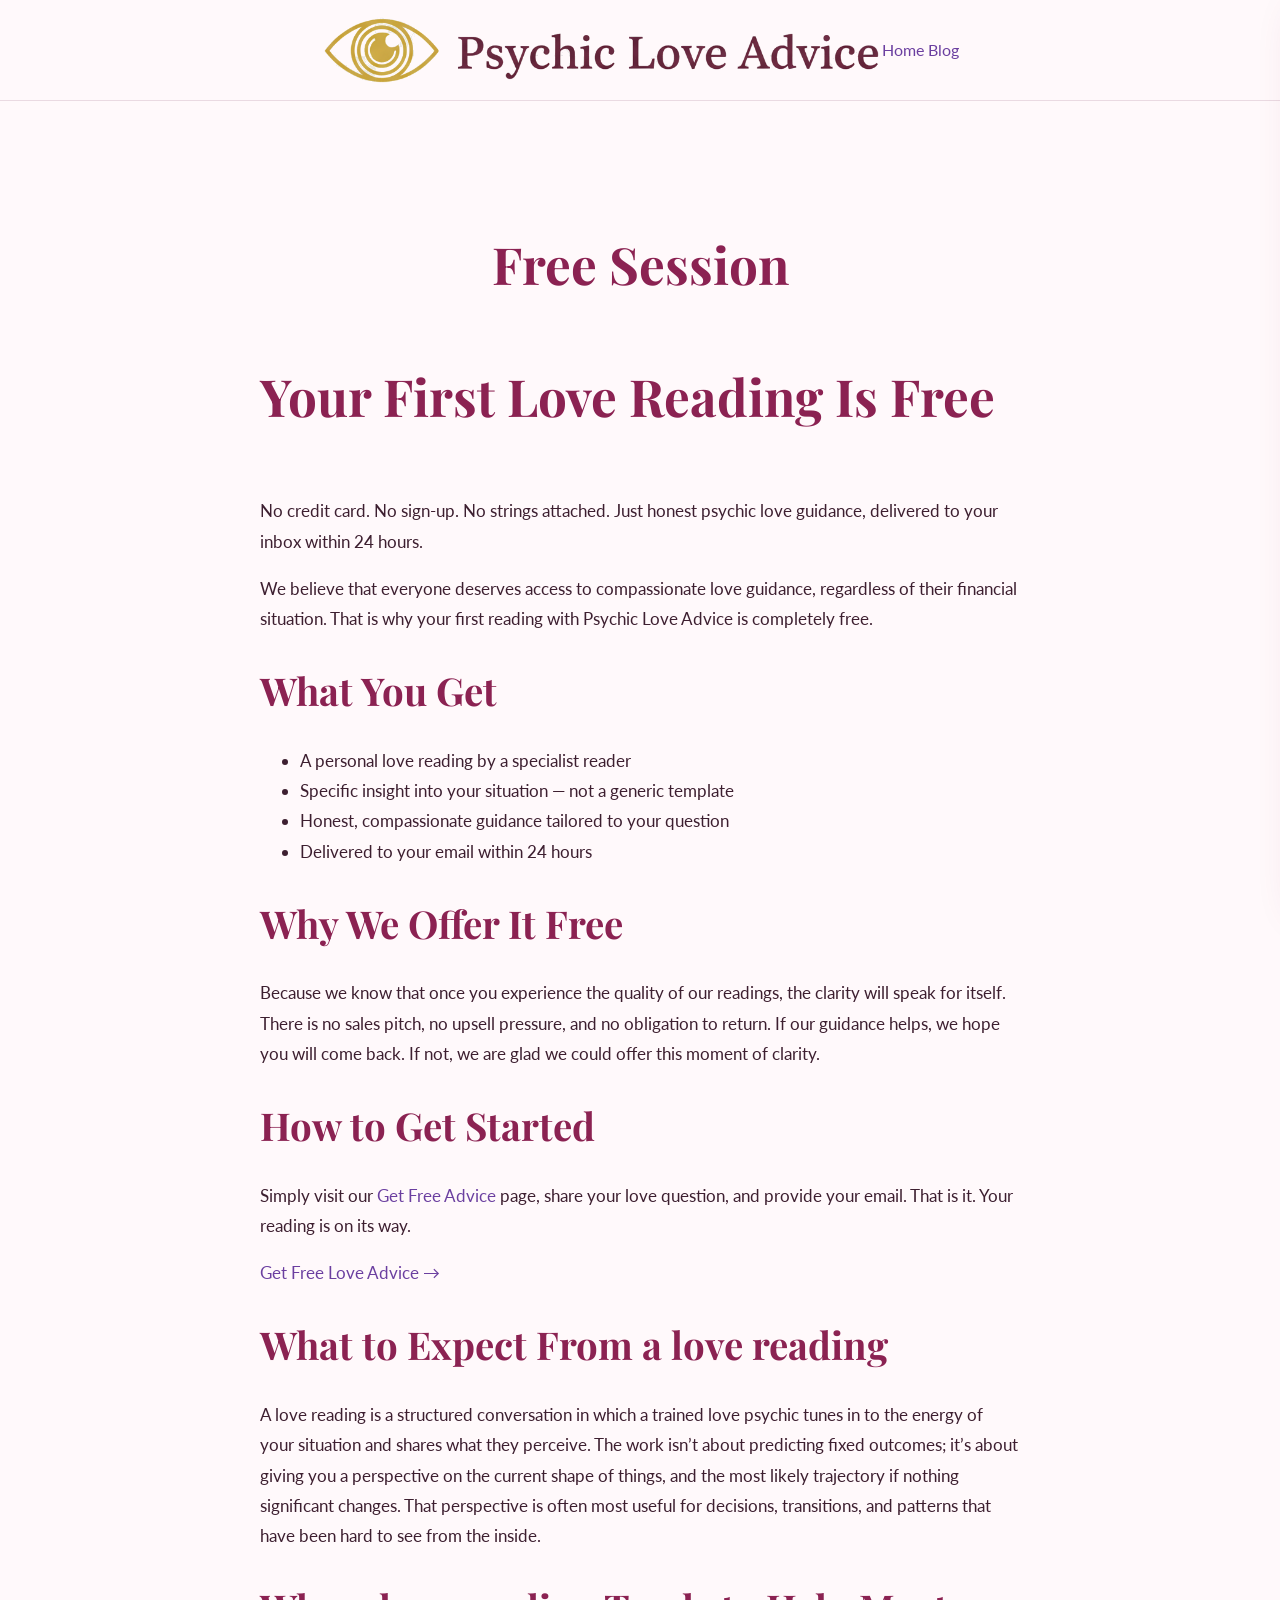
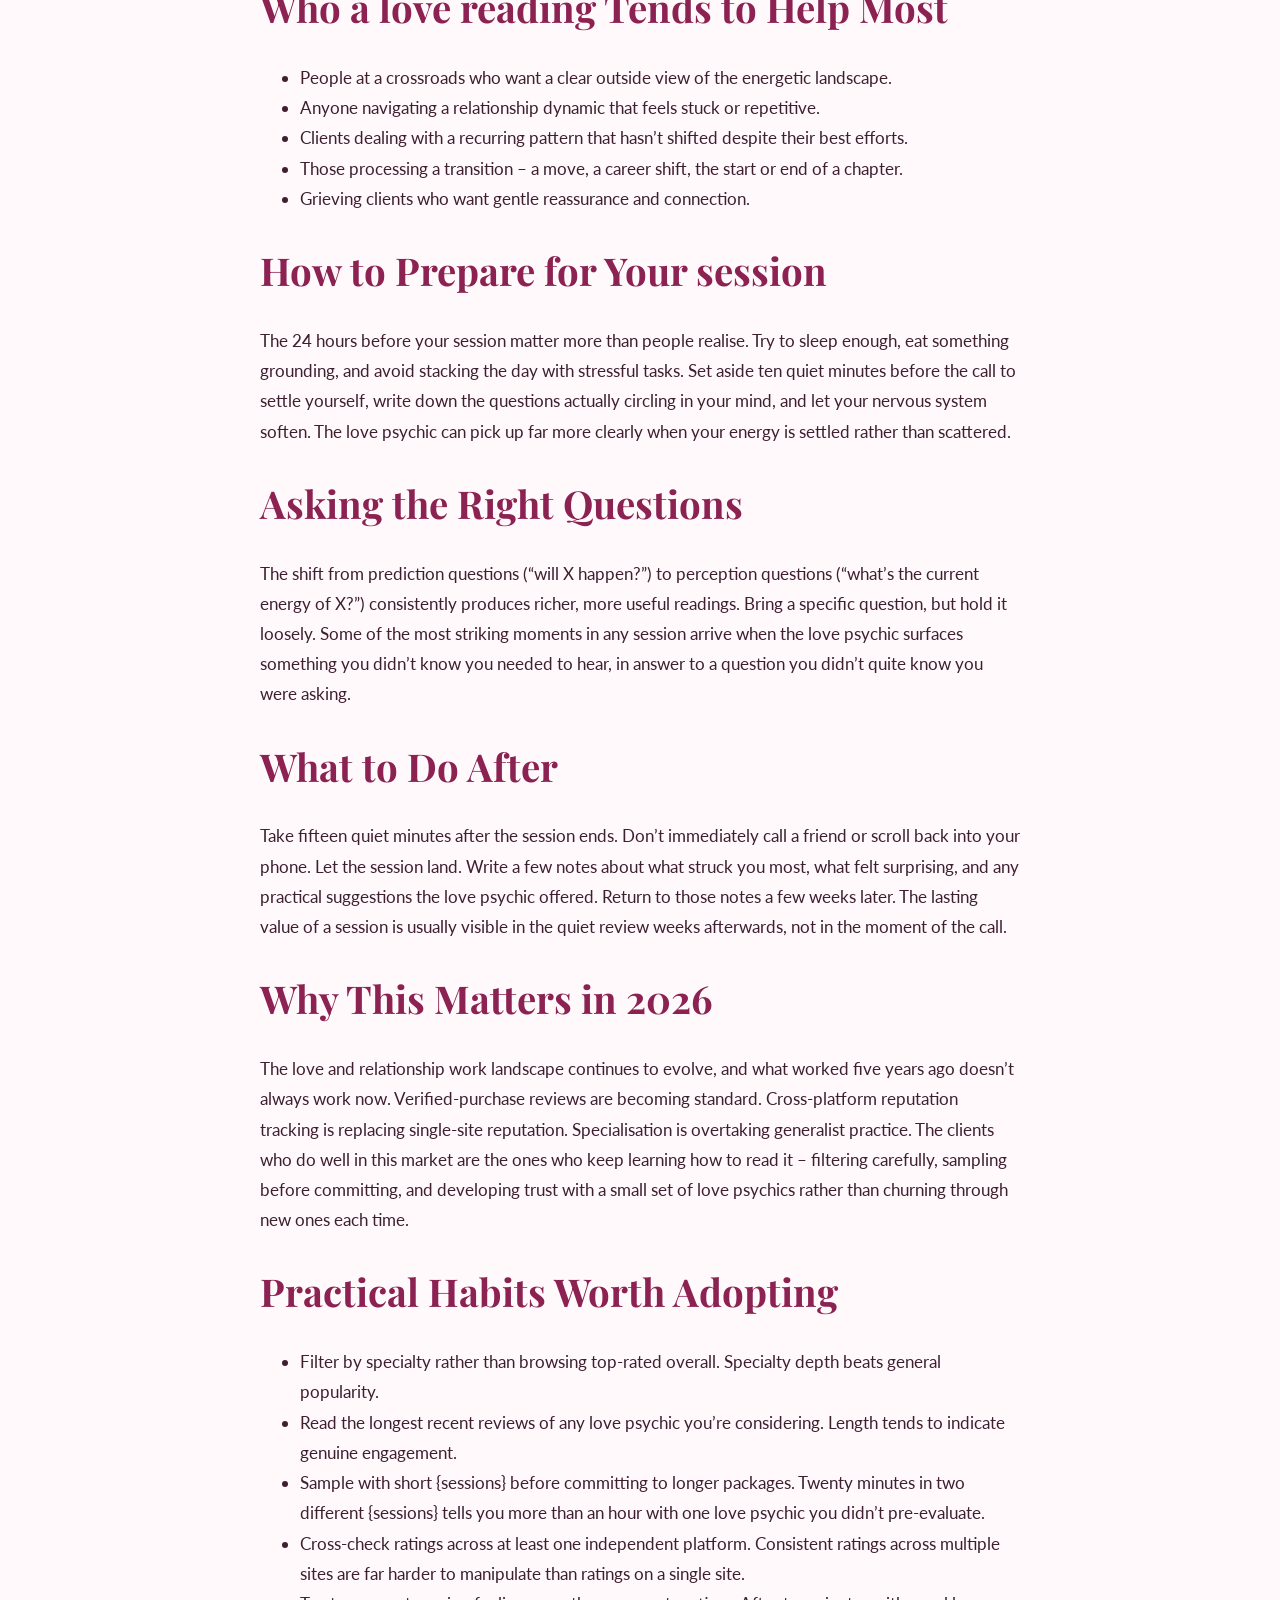
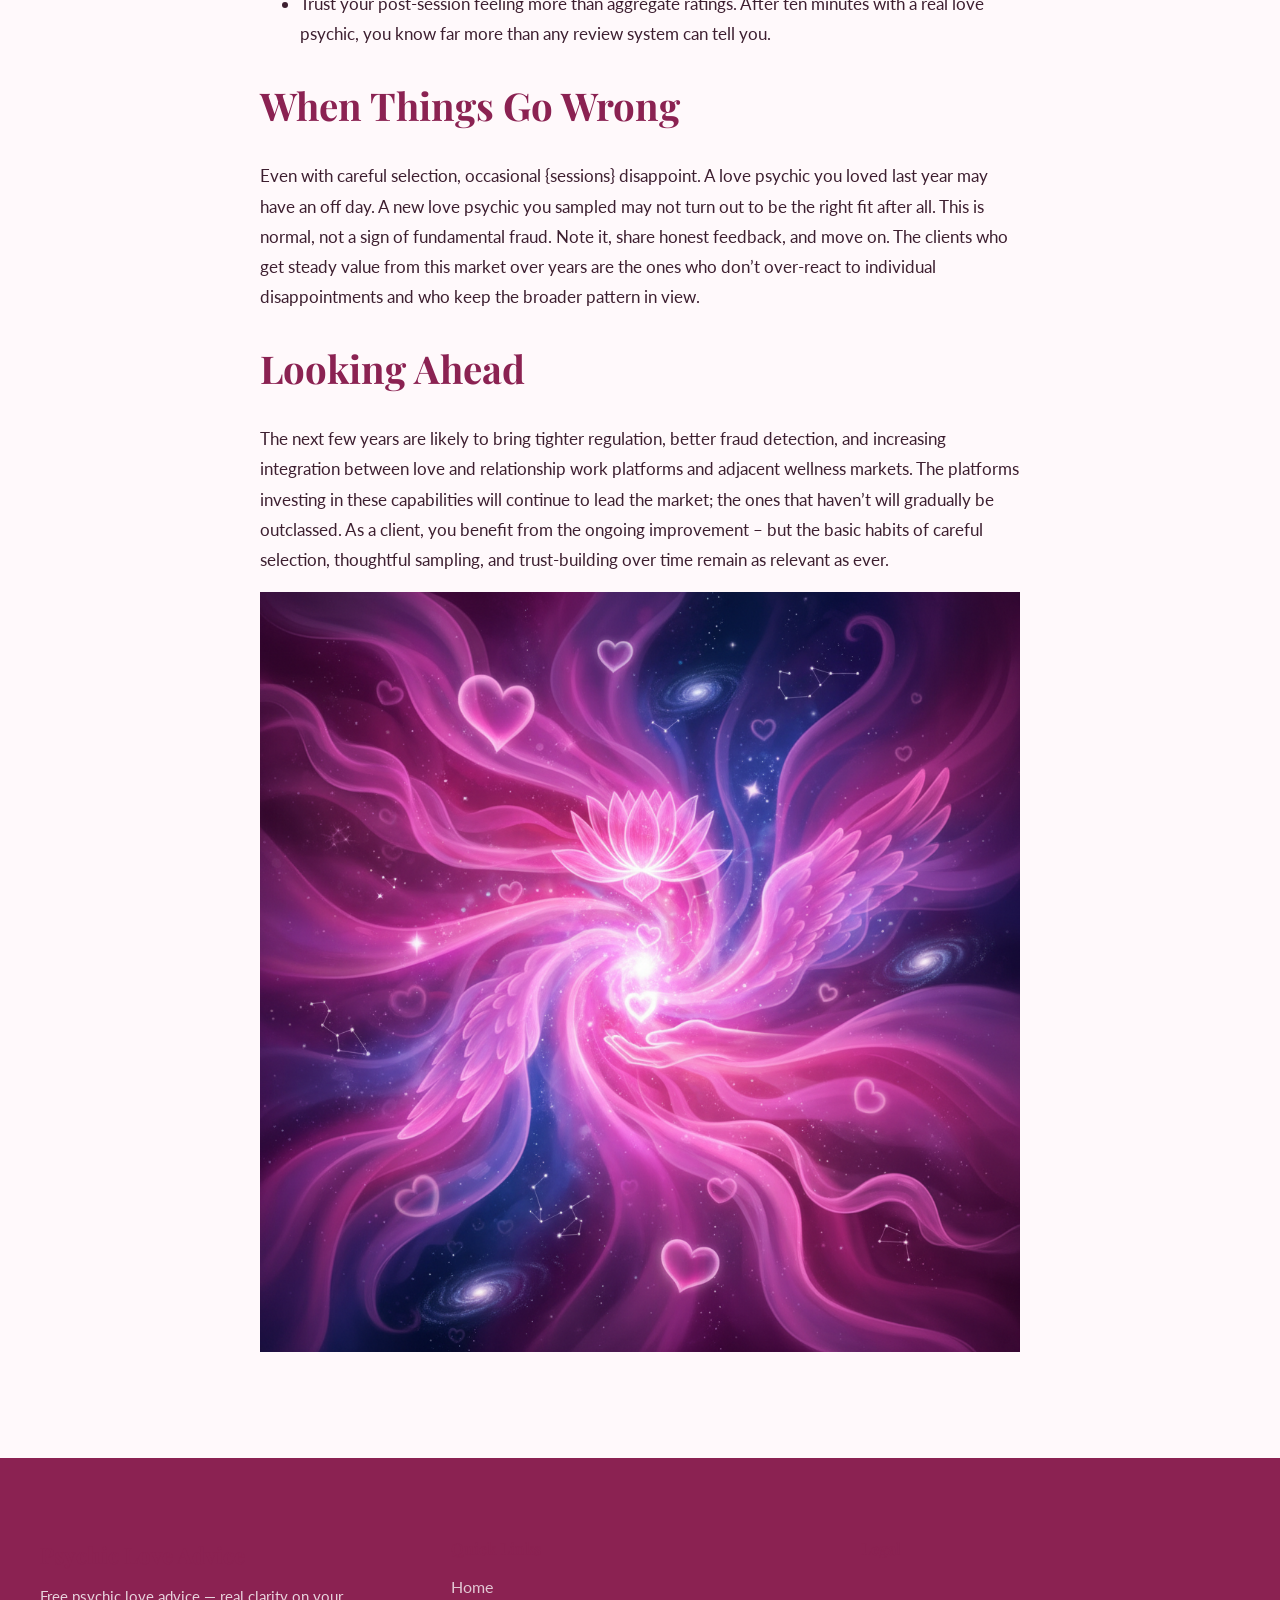
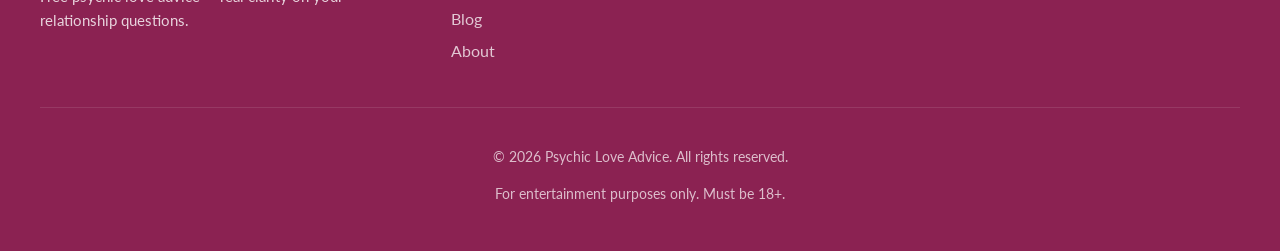
<file: free-session/index.html>
<!DOCTYPE html>
<html lang="en-US">
<head><meta charset="UTF-8">

<meta name="viewport" content="width=device-width, initial-scale=1.0">
<title>Free Session – Psychic Love Advice</title>
<meta name="robots" content="max-image-preview:large">
<link rel="dns-prefetch" href="//fonts.googleapis.com">
<link rel="alternate" title="oEmbed (JSON)" type="application/json+oembed" href="/wp-json/oembed/1.0/embed?url=%2Ffree-session%2F">
<link rel="alternate" title="oEmbed (XML)" type="text/xml+oembed" href="/wp-json/oembed/1.0/embed?url=%2Ffree-session%2F&amp;format=xml">
<style id="wp-img-auto-sizes-contain-inline-css">
img:is([sizes=auto i],[sizes^="auto," i]){contain-intrinsic-size:3000px 1500px}
/*# sourceURL=wp-img-auto-sizes-contain-inline-css */
</style>
<style id="wp-emoji-styles-inline-css">

	img.wp-smiley, img.emoji {
		display: inline !important;
		border: none !important;
		box-shadow: none !important;
		height: 1em !important;
		width: 1em !important;
		margin: 0 0.07em !important;
		vertical-align: -0.1em !important;
		background: none !important;
		padding: 0 !important;
	}
/*# sourceURL=wp-emoji-styles-inline-css */
</style>
<style id="wp-block-library-inline-css">
:root{--wp-block-synced-color:#7a00df;--wp-block-synced-color--rgb:122,0,223;--wp-bound-block-color:var(--wp-block-synced-color);--wp-editor-canvas-background:#ddd;--wp-admin-theme-color:#007cba;--wp-admin-theme-color--rgb:0,124,186;--wp-admin-theme-color-darker-10:#006ba1;--wp-admin-theme-color-darker-10--rgb:0,107,160.5;--wp-admin-theme-color-darker-20:#005a87;--wp-admin-theme-color-darker-20--rgb:0,90,135;--wp-admin-border-width-focus:2px}@media (min-resolution:192dpi){:root{--wp-admin-border-width-focus:1.5px}}.wp-element-button{cursor:pointer}:root .has-very-light-gray-background-color{background-color:#eee}:root .has-very-dark-gray-background-color{background-color:#313131}:root .has-very-light-gray-color{color:#eee}:root .has-very-dark-gray-color{color:#313131}:root .has-vivid-green-cyan-to-vivid-cyan-blue-gradient-background{background:linear-gradient(135deg,#00d084,#0693e3)}:root .has-purple-crush-gradient-background{background:linear-gradient(135deg,#34e2e4,#4721fb 50%,#ab1dfe)}:root .has-hazy-dawn-gradient-background{background:linear-gradient(135deg,#faaca8,#dad0ec)}:root .has-subdued-olive-gradient-background{background:linear-gradient(135deg,#fafae1,#67a671)}:root .has-atomic-cream-gradient-background{background:linear-gradient(135deg,#fdd79a,#004a59)}:root .has-nightshade-gradient-background{background:linear-gradient(135deg,#330968,#31cdcf)}:root .has-midnight-gradient-background{background:linear-gradient(135deg,#020381,#2874fc)}:root{--wp--preset--font-size--normal:16px;--wp--preset--font-size--huge:42px}.has-regular-font-size{font-size:1em}.has-larger-font-size{font-size:2.625em}.has-normal-font-size{font-size:var(--wp--preset--font-size--normal)}.has-huge-font-size{font-size:var(--wp--preset--font-size--huge)}.has-text-align-center{text-align:center}.has-text-align-left{text-align:left}.has-text-align-right{text-align:right}.has-fit-text{white-space:nowrap!important}#end-resizable-editor-section{display:none}.aligncenter{clear:both}.items-justified-left{justify-content:flex-start}.items-justified-center{justify-content:center}.items-justified-right{justify-content:flex-end}.items-justified-space-between{justify-content:space-between}.screen-reader-text{border:0;clip-path:inset(50%);height:1px;margin:-1px;overflow:hidden;padding:0;position:absolute;width:1px;word-wrap:normal!important}.screen-reader-text:focus{background-color:#ddd;clip-path:none;color:#444;display:block;font-size:1em;height:auto;left:5px;line-height:normal;padding:15px 23px 14px;text-decoration:none;top:5px;width:auto;z-index:100000}html :where(.has-border-color){border-style:solid}html :where([style*=border-top-color]){border-top-style:solid}html :where([style*=border-right-color]){border-right-style:solid}html :where([style*=border-bottom-color]){border-bottom-style:solid}html :where([style*=border-left-color]){border-left-style:solid}html :where([style*=border-width]){border-style:solid}html :where([style*=border-top-width]){border-top-style:solid}html :where([style*=border-right-width]){border-right-style:solid}html :where([style*=border-bottom-width]){border-bottom-style:solid}html :where([style*=border-left-width]){border-left-style:solid}html :where(img[class*=wp-image-]){height:auto;max-width:100%}:where(figure){margin:0 0 1em}html :where(.is-position-sticky){--wp-admin--admin-bar--position-offset:var(--wp-admin--admin-bar--height,0px)}@media screen and (max-width:600px){html :where(.is-position-sticky){--wp-admin--admin-bar--position-offset:0px}}

/*# sourceURL=wp-block-library-inline-css */
</style>
<style id="wp-block-list-inline-css">
ol,ul{box-sizing:border-box}:root :where(.wp-block-list.has-background){padding:1.25em 2.375em}
/*# sourceURL=/wp-includes/blocks/list/style.min.css */
</style>

<style id="classic-theme-styles-inline-css">
/*! This file is auto-generated */
.wp-block-button__link{color:#fff;background-color:#32373c;border-radius:9999px;box-shadow:none;text-decoration:none;padding:calc(.667em + 2px) calc(1.333em + 2px);font-size:1.125em}.wp-block-file__button{background:#32373c;color:#fff;text-decoration:none}
/*# sourceURL=/wp-includes/css/classic-themes.min.css */
</style>
<style id="global-styles-inline-css">
:root{--wp--preset--aspect-ratio--square: 1;--wp--preset--aspect-ratio--4-3: 4/3;--wp--preset--aspect-ratio--3-4: 3/4;--wp--preset--aspect-ratio--3-2: 3/2;--wp--preset--aspect-ratio--2-3: 2/3;--wp--preset--aspect-ratio--16-9: 16/9;--wp--preset--aspect-ratio--9-16: 9/16;--wp--preset--color--black: #000000;--wp--preset--color--cyan-bluish-gray: #abb8c3;--wp--preset--color--white: #ffffff;--wp--preset--color--pale-pink: #f78da7;--wp--preset--color--vivid-red: #cf2e2e;--wp--preset--color--luminous-vivid-orange: #ff6900;--wp--preset--color--luminous-vivid-amber: #fcb900;--wp--preset--color--light-green-cyan: #7bdcb5;--wp--preset--color--vivid-green-cyan: #00d084;--wp--preset--color--pale-cyan-blue: #8ed1fc;--wp--preset--color--vivid-cyan-blue: #0693e3;--wp--preset--color--vivid-purple: #9b51e0;--wp--preset--gradient--vivid-cyan-blue-to-vivid-purple: linear-gradient(135deg,rgb(6,147,227) 0%,rgb(155,81,224) 100%);--wp--preset--gradient--light-green-cyan-to-vivid-green-cyan: linear-gradient(135deg,rgb(122,220,180) 0%,rgb(0,208,130) 100%);--wp--preset--gradient--luminous-vivid-amber-to-luminous-vivid-orange: linear-gradient(135deg,rgb(252,185,0) 0%,rgb(255,105,0) 100%);--wp--preset--gradient--luminous-vivid-orange-to-vivid-red: linear-gradient(135deg,rgb(255,105,0) 0%,rgb(207,46,46) 100%);--wp--preset--gradient--very-light-gray-to-cyan-bluish-gray: linear-gradient(135deg,rgb(238,238,238) 0%,rgb(169,184,195) 100%);--wp--preset--gradient--cool-to-warm-spectrum: linear-gradient(135deg,rgb(74,234,220) 0%,rgb(151,120,209) 20%,rgb(207,42,186) 40%,rgb(238,44,130) 60%,rgb(251,105,98) 80%,rgb(254,248,76) 100%);--wp--preset--gradient--blush-light-purple: linear-gradient(135deg,rgb(255,206,236) 0%,rgb(152,150,240) 100%);--wp--preset--gradient--blush-bordeaux: linear-gradient(135deg,rgb(254,205,165) 0%,rgb(254,45,45) 50%,rgb(107,0,62) 100%);--wp--preset--gradient--luminous-dusk: linear-gradient(135deg,rgb(255,203,112) 0%,rgb(199,81,192) 50%,rgb(65,88,208) 100%);--wp--preset--gradient--pale-ocean: linear-gradient(135deg,rgb(255,245,203) 0%,rgb(182,227,212) 50%,rgb(51,167,181) 100%);--wp--preset--gradient--electric-grass: linear-gradient(135deg,rgb(202,248,128) 0%,rgb(113,206,126) 100%);--wp--preset--gradient--midnight: linear-gradient(135deg,rgb(2,3,129) 0%,rgb(40,116,252) 100%);--wp--preset--font-size--small: 13px;--wp--preset--font-size--medium: 20px;--wp--preset--font-size--large: 36px;--wp--preset--font-size--x-large: 42px;--wp--preset--spacing--20: 0.44rem;--wp--preset--spacing--30: 0.67rem;--wp--preset--spacing--40: 1rem;--wp--preset--spacing--50: 1.5rem;--wp--preset--spacing--60: 2.25rem;--wp--preset--spacing--70: 3.38rem;--wp--preset--spacing--80: 5.06rem;--wp--preset--shadow--natural: 6px 6px 9px rgba(0, 0, 0, 0.2);--wp--preset--shadow--deep: 12px 12px 50px rgba(0, 0, 0, 0.4);--wp--preset--shadow--sharp: 6px 6px 0px rgba(0, 0, 0, 0.2);--wp--preset--shadow--outlined: 6px 6px 0px -3px rgb(255, 255, 255), 6px 6px rgb(0, 0, 0);--wp--preset--shadow--crisp: 6px 6px 0px rgb(0, 0, 0);}:where(.is-layout-flex){gap: 0.5em;}:where(.is-layout-grid){gap: 0.5em;}body .is-layout-flex{display: flex;}.is-layout-flex{flex-wrap: wrap;align-items: center;}.is-layout-flex > :is(*, div){margin: 0;}body .is-layout-grid{display: grid;}.is-layout-grid > :is(*, div){margin: 0;}:where(.wp-block-columns.is-layout-flex){gap: 2em;}:where(.wp-block-columns.is-layout-grid){gap: 2em;}:where(.wp-block-post-template.is-layout-flex){gap: 1.25em;}:where(.wp-block-post-template.is-layout-grid){gap: 1.25em;}.has-black-color{color: var(--wp--preset--color--black) !important;}.has-cyan-bluish-gray-color{color: var(--wp--preset--color--cyan-bluish-gray) !important;}.has-white-color{color: var(--wp--preset--color--white) !important;}.has-pale-pink-color{color: var(--wp--preset--color--pale-pink) !important;}.has-vivid-red-color{color: var(--wp--preset--color--vivid-red) !important;}.has-luminous-vivid-orange-color{color: var(--wp--preset--color--luminous-vivid-orange) !important;}.has-luminous-vivid-amber-color{color: var(--wp--preset--color--luminous-vivid-amber) !important;}.has-light-green-cyan-color{color: var(--wp--preset--color--light-green-cyan) !important;}.has-vivid-green-cyan-color{color: var(--wp--preset--color--vivid-green-cyan) !important;}.has-pale-cyan-blue-color{color: var(--wp--preset--color--pale-cyan-blue) !important;}.has-vivid-cyan-blue-color{color: var(--wp--preset--color--vivid-cyan-blue) !important;}.has-vivid-purple-color{color: var(--wp--preset--color--vivid-purple) !important;}.has-black-background-color{background-color: var(--wp--preset--color--black) !important;}.has-cyan-bluish-gray-background-color{background-color: var(--wp--preset--color--cyan-bluish-gray) !important;}.has-white-background-color{background-color: var(--wp--preset--color--white) !important;}.has-pale-pink-background-color{background-color: var(--wp--preset--color--pale-pink) !important;}.has-vivid-red-background-color{background-color: var(--wp--preset--color--vivid-red) !important;}.has-luminous-vivid-orange-background-color{background-color: var(--wp--preset--color--luminous-vivid-orange) !important;}.has-luminous-vivid-amber-background-color{background-color: var(--wp--preset--color--luminous-vivid-amber) !important;}.has-light-green-cyan-background-color{background-color: var(--wp--preset--color--light-green-cyan) !important;}.has-vivid-green-cyan-background-color{background-color: var(--wp--preset--color--vivid-green-cyan) !important;}.has-pale-cyan-blue-background-color{background-color: var(--wp--preset--color--pale-cyan-blue) !important;}.has-vivid-cyan-blue-background-color{background-color: var(--wp--preset--color--vivid-cyan-blue) !important;}.has-vivid-purple-background-color{background-color: var(--wp--preset--color--vivid-purple) !important;}.has-black-border-color{border-color: var(--wp--preset--color--black) !important;}.has-cyan-bluish-gray-border-color{border-color: var(--wp--preset--color--cyan-bluish-gray) !important;}.has-white-border-color{border-color: var(--wp--preset--color--white) !important;}.has-pale-pink-border-color{border-color: var(--wp--preset--color--pale-pink) !important;}.has-vivid-red-border-color{border-color: var(--wp--preset--color--vivid-red) !important;}.has-luminous-vivid-orange-border-color{border-color: var(--wp--preset--color--luminous-vivid-orange) !important;}.has-luminous-vivid-amber-border-color{border-color: var(--wp--preset--color--luminous-vivid-amber) !important;}.has-light-green-cyan-border-color{border-color: var(--wp--preset--color--light-green-cyan) !important;}.has-vivid-green-cyan-border-color{border-color: var(--wp--preset--color--vivid-green-cyan) !important;}.has-pale-cyan-blue-border-color{border-color: var(--wp--preset--color--pale-cyan-blue) !important;}.has-vivid-cyan-blue-border-color{border-color: var(--wp--preset--color--vivid-cyan-blue) !important;}.has-vivid-purple-border-color{border-color: var(--wp--preset--color--vivid-purple) !important;}.has-vivid-cyan-blue-to-vivid-purple-gradient-background{background: var(--wp--preset--gradient--vivid-cyan-blue-to-vivid-purple) !important;}.has-light-green-cyan-to-vivid-green-cyan-gradient-background{background: var(--wp--preset--gradient--light-green-cyan-to-vivid-green-cyan) !important;}.has-luminous-vivid-amber-to-luminous-vivid-orange-gradient-background{background: var(--wp--preset--gradient--luminous-vivid-amber-to-luminous-vivid-orange) !important;}.has-luminous-vivid-orange-to-vivid-red-gradient-background{background: var(--wp--preset--gradient--luminous-vivid-orange-to-vivid-red) !important;}.has-very-light-gray-to-cyan-bluish-gray-gradient-background{background: var(--wp--preset--gradient--very-light-gray-to-cyan-bluish-gray) !important;}.has-cool-to-warm-spectrum-gradient-background{background: var(--wp--preset--gradient--cool-to-warm-spectrum) !important;}.has-blush-light-purple-gradient-background{background: var(--wp--preset--gradient--blush-light-purple) !important;}.has-blush-bordeaux-gradient-background{background: var(--wp--preset--gradient--blush-bordeaux) !important;}.has-luminous-dusk-gradient-background{background: var(--wp--preset--gradient--luminous-dusk) !important;}.has-pale-ocean-gradient-background{background: var(--wp--preset--gradient--pale-ocean) !important;}.has-electric-grass-gradient-background{background: var(--wp--preset--gradient--electric-grass) !important;}.has-midnight-gradient-background{background: var(--wp--preset--gradient--midnight) !important;}.has-small-font-size{font-size: var(--wp--preset--font-size--small) !important;}.has-medium-font-size{font-size: var(--wp--preset--font-size--medium) !important;}.has-large-font-size{font-size: var(--wp--preset--font-size--large) !important;}.has-x-large-font-size{font-size: var(--wp--preset--font-size--x-large) !important;}
/*# sourceURL=global-styles-inline-css */
</style>

<link rel="stylesheet" id="plaf-fonts-css" href="https://fonts.googleapis.com/css2?family=Playfair+Display:ital,wght@0,400;0,600;0,700;0,800;1,400&amp;family=Lato:wght@300;400;700&amp;display=swap" media="all">
<link rel="stylesheet" id="plaf-style-css" href="/wp-content/themes/plaf-theme/style.css?ver=1.0.0" media="all">
<link rel="https://api.w.org/" href="/wp-json/"><link rel="alternate" title="JSON" type="application/json" href="/wp-json/wp/v2/pages/9"><link rel="EditURI" type="application/rsd+xml" title="RSD" href="/xmlrpc.php?rsd">
<meta name="generator" content="WordPress 6.9.4">
<link rel="canonical" href="/free-session/">
<link rel="shortlink" href="/?p=9">
<link rel="icon" href="/wp-content/uploads/2026/03/site_21_favicon.png" sizes="32x32">
<link rel="icon" href="/wp-content/uploads/2026/03/site_21_favicon.png" sizes="192x192">
<link rel="apple-touch-icon" href="/wp-content/uploads/2026/03/site_21_favicon.png">
<meta name="msapplication-TileImage" content="/wp-content/uploads/2026/03/site_21_favicon.png">
		<style id="wp-custom-css">
			@import url('https://fonts.googleapis.com/css2?family=Playfair+Display:ital,wght@0,400;0,600;0,700;0,800;1,400&family=Lato:wght@300;400;700&display=swap');

:root {
  --color-primary: #8B2252;
  --color-secondary: #6B3FA0;
  --color-accent: #D4A843;
  --color-bg: #FFF9FB;
  --color-bg-alt: #F9EEF3;
  --color-text: #3D1F30;
  --color-text-light: #8A6B7A;
  --color-border: #EADAE2;
  --color-success: #6BAF7A;
  --color-danger: #D44D4D;
  --font-heading: 'Playfair Display', serif;
  --font-body: 'Lato', sans-serif;
  --radius-sm: 6px;
  --radius-md: 12px;
  --radius-lg: 20px;
  --shadow-sm: 0 2px 8px rgba(139,34,82,0.06);
  --shadow-md: 0 6px 24px rgba(139,34,82,0.1);
  --shadow-lg: 0 12px 40px rgba(139,34,82,0.16);
  --spacing-xs: 4px;
  --spacing-sm: 8px;
  --spacing-md: 16px;
  --spacing-lg: 32px;
  --spacing-xl: 64px;
  --transition: 0.3s ease;
}

/* Psychic Love Advice - Romantic Rose & Purple */
@import url('https://fonts.googleapis.com/css2?family=Playfair+Display:ital,wght@0,400;0,600;0,700;0,800;1,400&family=Lato:wght@300;400;700&display=swap');
:root{--color-primary:#8B2252;--color-secondary:#6B3FA0;--color-accent:#D4A843;--color-bg:#FFF9FB;--color-bg-alt:#F9EEF3;--color-text:#3D1F30;--color-text-light:#8A6B7A;--color-border:#EADAE2;--font-heading:'Playfair Display',serif;--font-body:'Lato',sans-serif;--radius-sm:6px;--radius-md:12px;--radius-lg:20px;--shadow-sm:0 2px 8px rgba(139,34,82,0.06);--shadow-md:0 6px 24px rgba(139,34,82,0.1);--shadow-lg:0 12px 40px rgba(139,34,82,0.16);--transition:0.3s ease}
*,*::before,*::after{box-sizing:border-box}
body{font-family:var(--font-body);color:var(--color-text);background:var(--color-bg);line-height:1.75;margin:0}
h1,h2,h3,h4,h5,h6{font-family:var(--font-heading);font-weight:700;line-height:1.25;color:var(--color-primary)}
h1{font-size:3.2rem}h2{font-size:2.4rem}h3{font-size:1.6rem}h4{font-size:1.3rem}
a{color:var(--color-secondary);text-decoration:none;transition:var(--transition)}a:hover{color:var(--color-primary)}
.btn{display:inline-block;padding:14px 36px;font-family:var(--font-body);font-weight:700;font-size:1rem;border:none;border-radius:50px;cursor:pointer;transition:var(--transition);text-align:center}
.btn-primary{background:linear-gradient(135deg,var(--color-primary),var(--color-secondary));color:#fff;box-shadow:0 4px 20px rgba(139,34,82,0.3)}
.btn-primary:hover{transform:translateY(-3px);box-shadow:0 8px 30px rgba(139,34,82,0.4)}
.btn-accent{background:var(--color-accent);color:#fff;box-shadow:0 4px 14px rgba(212,168,67,0.3)}
.btn-accent:hover{transform:translateY(-2px);box-shadow:0 6px 20px rgba(212,168,67,0.4)}
.btn-outline{background:transparent;color:var(--color-primary);border:2px solid var(--color-primary);border-radius:50px}
.btn-outline:hover{background:var(--color-primary);color:#fff}
.hero{background:linear-gradient(135deg,#8B2252 0%,#6B3FA0 60%,#5A2D8C 100%);padding:110px 20px 90px;text-align:center;position:relative;overflow:hidden}
.hero::before{content:'';position:absolute;top:0;left:0;right:0;bottom:0;background:radial-gradient(circle at 30% 70%,rgba(212,168,67,0.12) 0%,transparent 50%),radial-gradient(circle at 70% 30%,rgba(255,255,255,0.06) 0%,transparent 50%)}
.hero::after{content:'';position:absolute;top:0;left:0;right:0;bottom:0;background:url("data:image/svg+xml,%3Csvg width='60' height='60' viewBox='0 0 60 60' xmlns='http://www.w3.org/2000/svg'%3E%3Cpath d='M30 15c-3-6-12-8-15-2s2 12 15 20c13-8 18-14 15-20s-12-4-15 2z' fill='%23ffffff' fill-opacity='0.02'/%3E%3C/svg%3E")}
.hero h1{color:#fff;font-size:3.8rem;margin-bottom:0.3em;position:relative}
.hero h1 em{font-style:italic;color:var(--color-accent)}
.hero p{color:rgba(255,255,255,0.8);font-size:1.2rem;max-width:620px;margin:0 auto 2.5rem;position:relative}
.hero .sparkle{color:var(--color-accent);font-size:1.4rem}
.section{padding:80px 20px;max-width:1200px;margin:0 auto}
.section-alt{background:var(--color-bg-alt)}
.section-title{text-align:center;margin-bottom:3rem}
.section-title h2 em{font-style:italic;color:var(--color-secondary)}
.section-title p{color:var(--color-text-light);max-width:580px;margin:0.5rem auto 0}
.card{background:#fff;border:1px solid var(--color-border);border-radius:var(--radius-lg);padding:32px;transition:var(--transition);box-shadow:var(--shadow-sm);position:relative;overflow:hidden}
.card:hover{box-shadow:var(--shadow-lg);transform:translateY(-4px)}
.card::before{content:'';position:absolute;top:0;left:0;right:0;height:3px;background:linear-gradient(90deg,var(--color-primary),var(--color-secondary),var(--color-accent))}
.card-grid{display:grid;grid-template-columns:repeat(auto-fit,minmax(280px,1fr));gap:24px}
.love-card{text-align:center;padding:36px 24px}
.love-card .heart-icon{font-size:2.5rem;margin-bottom:12px;display:block;color:var(--color-primary)}
.love-card h3{font-size:1.3rem;margin-bottom:0.5em}
.testimonial{background:linear-gradient(135deg,#FFF9FB,#F9EEF3);border:1px solid var(--color-border);border-radius:var(--radius-lg);padding:36px;position:relative}
.testimonial::before{content:'\2764';font-size:1.5rem;position:absolute;top:16px;right:20px;opacity:0.2}
.testimonial p{font-style:italic;line-height:1.8;font-size:1.05rem}
.testimonial .author{display:flex;align-items:center;gap:12px;margin-top:1.25rem}
.testimonial .author strong{color:var(--color-primary)}
.testimonial .author span{color:var(--color-text-light);font-size:0.85rem}
.testimonial .compatibility{display:inline-block;padding:2px 10px;border-radius:50px;background:rgba(139,34,82,0.1);color:var(--color-primary);font-size:0.8rem;font-weight:700;margin-top:8px}
.nav{background:rgba(255,249,251,0.95);backdrop-filter:blur(10px);border-bottom:1px solid var(--color-border);padding:14px 24px;position:sticky;top:0;z-index:100;display:flex;align-items:center;justify-content:space-between}
.nav-brand{font-family:var(--font-heading);font-size:1.4rem;font-weight:700;color:var(--color-primary)}
.nav-brand .heart{color:var(--color-accent);margin:0 2px}
.nav-link{color:var(--color-text-light);font-weight:700;padding:8px 16px;border-radius:50px;transition:var(--transition);font-size:0.9rem}
.nav-link:hover,.nav-link.active{color:var(--color-primary);background:var(--color-bg-alt)}
.cta-section{background:linear-gradient(135deg,#8B2252,#6B3FA0);padding:80px 20px;text-align:center;border-radius:var(--radius-lg);margin:40px auto;max-width:1100px;position:relative;overflow:hidden}
.cta-section::before{content:'';position:absolute;inset:0;background:radial-gradient(circle at 50% 50%,rgba(212,168,67,0.1),transparent 60%)}
.cta-section h2{color:#fff;font-size:2.5rem;position:relative}
.cta-section h2 em{font-style:italic;color:var(--color-accent)}
.cta-section p{color:rgba(255,255,255,0.8);font-size:1.15rem;margin-bottom:2rem;position:relative}
.cta-section .btn{background:var(--color-accent);color:#fff;font-size:1.1rem;padding:16px 40px;position:relative}
.cta-section .btn:hover{transform:translateY(-3px);box-shadow:0 8px 30px rgba(0,0,0,0.25)}
form input,form textarea,form select{width:100%;padding:14px 18px;border:1.5px solid var(--color-border);border-radius:var(--radius-md);font-family:var(--font-body);font-size:1rem;transition:var(--transition);background:#fff}
form input:focus,form textarea:focus{outline:none;border-color:var(--color-secondary);box-shadow:0 0 0 4px rgba(107,63,160,0.1)}
form label{display:block;font-weight:700;margin-bottom:6px;color:var(--color-text);font-size:0.95rem}
.footer{background:linear-gradient(135deg,#3D1F30,#2A1540);color:rgba(255,255,255,0.6);padding:60px 20px 30px;font-size:0.9rem;text-align:center}
.footer a{color:var(--color-accent)}
.footer-links{display:flex;justify-content:center;gap:24px;margin-bottom:20px;flex-wrap:wrap}
.footer .footer-brand{font-family:var(--font-heading);font-size:1.3rem;color:#fff;margin-bottom:12px}
.pricing-card{background:#fff;border:2px solid var(--color-border);border-radius:var(--radius-lg);padding:40px 28px;text-align:center;transition:var(--transition)}
.pricing-card:hover{box-shadow:var(--shadow-lg);border-color:var(--color-secondary)}
.pricing-card.featured{border-color:var(--color-primary);position:relative}
.pricing-card.featured::before{content:'\2764 Popular';position:absolute;top:-14px;left:50%;transform:translateX(-50%);background:linear-gradient(135deg,var(--color-primary),var(--color-secondary));color:#fff;padding:4px 20px;border-radius:50px;font-size:0.8rem;font-weight:700}
.pricing-card .price{font-family:var(--font-heading);font-size:3rem;color:var(--color-primary);margin:1rem 0}
.pricing-card .price span{font-size:1rem;color:var(--color-text-light);font-family:var(--font-body)}
.reading-types{display:grid;grid-template-columns:repeat(auto-fit,minmax(200px,1fr));gap:20px}
.reading-type{display:flex;align-items:center;gap:16px;padding:20px;border-radius:var(--radius-md);background:#fff;border:1px solid var(--color-border);transition:var(--transition)}
.reading-type:hover{border-color:var(--color-primary);box-shadow:var(--shadow-md)}
.reading-type .rt-icon{font-size:2rem;width:48px;text-align:center}
.reading-type .rt-label{font-weight:700;color:var(--color-primary);font-size:0.95rem}
.reading-type .rt-desc{font-size:0.85rem;color:var(--color-text-light)}
.love-banner{background:linear-gradient(135deg,#F9EEF3,#FFF9FB);border:1px solid var(--color-border);border-radius:var(--radius-lg);padding:40px;text-align:center;margin:2rem 0}
.love-banner h3{color:var(--color-primary);margin-bottom:0.5em}
.love-banner p{color:var(--color-text-light);max-width:500px;margin:0 auto}
@media(max-width:768px){.hero h1{font-size:2.4rem}.hero{padding:70px 16px 60px}.section{padding:50px 16px}.card-grid{grid-template-columns:1fr}.reading-types{grid-template-columns:1fr}}		</style>
		</head>
<body class="wp-singular page-template-default page page-id-9 wp-custom-logo wp-theme-plaf-theme">
<div class="plaf-mobile-overlay" id="plafMobileOverlay" onclick="plafCloseMobile()"></div>
<nav class="mobile-nav" id="plafMobileNav">
<ul id="menu-main-menu" class="nav-menu"><li id="menu-item-37" class="menu-item menu-item-type-post_type menu-item-object-page menu-item-home menu-item-37"><a href="/">Home</a></li>
<li id="menu-item-38" class="menu-item menu-item-type-post_type menu-item-object-page menu-item-38"><a href="/blog/">Blog</a></li>
</ul></nav>
<header class="nav" id="plafHeader">
<div class="container" style="display:flex;align-items:center;justify-content:space-between;max-width:1200px;margin:0 auto;">
<a href="/" class="nav-brand">
</a><a href="/" class="custom-logo-link" rel="home"><img src="/wp-content/uploads/2026/04/site-logo-v3-1776869567.png" class="custom-logo" alt="Psychic Love Advice" decoding="async"></a>
<div class="nav-desktop" style="display:flex;gap:4px;align-items:center;">
<ul class="nav-menu"><li class="menu-item menu-item-type-post_type menu-item-object-page menu-item-home menu-item-37"><a href="/">Home</a></li>
<li class="menu-item menu-item-type-post_type menu-item-object-page menu-item-38"><a href="/blog/">Blog</a></li>
</ul></div>
<button class="mobile-menu-btn" onclick="plafToggleMobile()" aria-label="Toggle menu">☰</button>
</div>
</header>
<main>
<section class="section" style="max-width:800px;margin:0 auto;">
<article id="page-9">
<div class="section-title"><h1>Free Session</h1></div>
<div class="entry-content" style="line-height:1.8;font-size:1.05rem;">
<section class="hero-section">
  <div class="hero-content">
    <h1 class="hero-headline">Your First Love Reading Is Free</h1>
    <p class="hero-subheadline">No credit card. No sign-up. No strings attached. Just honest psychic love guidance, delivered to your inbox within 24 hours.</p>
  </div>
</section>

<section class="free-session-content">
  <p>We believe that everyone deserves access to compassionate love guidance, regardless of their financial situation. That is why your first reading with Psychic Love Advice is completely free.</p>

  <h2>What You Get</h2>
  <ul>
    <li>A personal love reading by a specialist reader</li>
    <li>Specific insight into your situation — not a generic template</li>
    <li>Honest, compassionate guidance tailored to your question</li>
    <li>Delivered to your email within 24 hours</li>
  </ul>

  <h2>Why We Offer It Free</h2>
  <p>Because we know that once you experience the quality of our readings, the clarity will speak for itself. There is no sales pitch, no upsell pressure, and no obligation to return. If our guidance helps, we hope you will come back. If not, we are glad we could offer this moment of clarity.</p>

  <h2>How to Get Started</h2>
  <p>Simply visit our <a href="/get-free-advice/">Get Free Advice</a> page, share your love question, and provide your email. That is it. Your reading is on its way.</p>

  <div class="final-cta">
    <a href="/get-free-advice/" class="cta-button">Get Free Love Advice →</a>
  </div>
</section>
<h2>What to Expect From a love reading</h2>
<p>A love reading is a structured conversation in which a trained love psychic tunes in to the energy of your situation and shares what they perceive. The work isn’t about predicting fixed outcomes; it’s about giving you a perspective on the current shape of things, and the most likely trajectory if nothing significant changes. That perspective is often most useful for decisions, transitions, and patterns that have been hard to see from the inside.</p>
<h2>Who a love reading Tends to Help Most</h2>

<ul class="wp-block-list"><li>People at a crossroads who want a clear outside view of the energetic landscape.</li><li>Anyone navigating a relationship dynamic that feels stuck or repetitive.</li><li>Clients dealing with a recurring pattern that hasn’t shifted despite their best efforts.</li><li>Those processing a transition – a move, a career shift, the start or end of a chapter.</li><li>Grieving clients who want gentle reassurance and connection.</li></ul>

<h2>How to Prepare for Your session</h2>
<p>The 24 hours before your session matter more than people realise. Try to sleep enough, eat something grounding, and avoid stacking the day with stressful tasks. Set aside ten quiet minutes before the call to settle yourself, write down the questions actually circling in your mind, and let your nervous system soften. The love psychic can pick up far more clearly when your energy is settled rather than scattered.</p>
<h2>Asking the Right Questions</h2>
<p>The shift from prediction questions (“will X happen?”) to perception questions (“what’s the current energy of X?”) consistently produces richer, more useful readings. Bring a specific question, but hold it loosely. Some of the most striking moments in any session arrive when the love psychic surfaces something you didn’t know you needed to hear, in answer to a question you didn’t quite know you were asking.</p>
<h2>What to Do After</h2>
<p>Take fifteen quiet minutes after the session ends. Don’t immediately call a friend or scroll back into your phone. Let the session land. Write a few notes about what struck you most, what felt surprising, and any practical suggestions the love psychic offered. Return to those notes a few weeks later. The lasting value of a session is usually visible in the quiet review weeks afterwards, not in the moment of the call.</p>


<h2>Why This Matters in 2026</h2>
<p>The love and relationship work landscape continues to evolve, and what worked five years ago doesn’t always work now. Verified-purchase reviews are becoming standard. Cross-platform reputation tracking is replacing single-site reputation. Specialisation is overtaking generalist practice. The clients who do well in this market are the ones who keep learning how to read it – filtering carefully, sampling before committing, and developing trust with a small set of love psychics rather than churning through new ones each time.</p>
<h2>Practical Habits Worth Adopting</h2>

<ul class="wp-block-list"><li>Filter by specialty rather than browsing top-rated overall. Specialty depth beats general popularity.</li><li>Read the longest recent reviews of any love psychic you’re considering. Length tends to indicate genuine engagement.</li><li>Sample with short {sessions} before committing to longer packages. Twenty minutes in two different {sessions} tells you more than an hour with one love psychic you didn’t pre-evaluate.</li><li>Cross-check ratings across at least one independent platform. Consistent ratings across multiple sites are far harder to manipulate than ratings on a single site.</li><li>Trust your post-session feeling more than aggregate ratings. After ten minutes with a real love psychic, you know far more than any review system can tell you.</li></ul>

<h2>When Things Go Wrong</h2>
<p>Even with careful selection, occasional {sessions} disappoint. A love psychic you loved last year may have an off day. A new love psychic you sampled may not turn out to be the right fit after all. This is normal, not a sign of fundamental fraud. Note it, share honest feedback, and move on. The clients who get steady value from this market over years are the ones who don’t over-react to individual disappointments and who keep the broader pattern in view.</p>
<h2>Looking Ahead</h2>
<p>The next few years are likely to bring tighter regulation, better fraud detection, and increasing integration between love and relationship work platforms and adjacent wellness markets. The platforms investing in these capabilities will continue to lead the market; the ones that haven’t will gradually be outclassed. As a client, you benefit from the ongoing improvement – but the basic habits of careful selection, thoughtful sampling, and trust-building over time remain as relevant as ever.</p>


<figure class="wp-block-image size-large"><img decoding="async" width="1024" height="576" src="/wp-content/uploads/2026/04/inline_free-session.png" alt="Free Session" class="wp-image-48" loading="lazy"></figure>
</div>
</article>
</section>
</main>
<footer class="site-footer" style="background:var(--color-primary);color:#fff;padding:60px 20px 30px;">
<div class="container" style="max-width:1200px;margin:0 auto;">
<div style="display:grid;grid-template-columns:repeat(auto-fit,minmax(220px,1fr));gap:32px;margin-bottom:40px;">
<div><h3 style="font-family:var(--font-heading);font-size:1.4rem;margin-bottom:12px;">Psychic Love Advice</h3>
<p style="opacity:.8;font-size:.95rem;line-height:1.6;">Free psychic love advice — real clarity on your relationship questions.</p></div>
<div><h4 style="font-size:1rem;margin-bottom:12px;opacity:.9;">Quick Links</h4>
<ul style="list-style:none;padding:0;margin:0;">
<li><a href="/" style="color:rgba(255,255,255,.75);text-decoration:none;line-height:2;">Home</a></li>
<li><a href="/blog/" style="color:rgba(255,255,255,.75);text-decoration:none;line-height:2;">Blog</a></li>
<li><a href="/about/" style="color:rgba(255,255,255,.75);text-decoration:none;line-height:2;">About</a></li>
</ul></div>
<div><h4 style="font-size:1rem;margin-bottom:12px;opacity:.9;">Legal</h4>
<ul style="list-style:none;padding:0;margin:0;">
</ul></div>
</div>
<div style="border-top:1px solid rgba(255,255,255,.15);padding-top:24px;text-align:center;font-size:.85rem;opacity:.7;">
<p>© 2026 Psychic Love Advice. All rights reserved.</p>
<p>For entertainment purposes only. Must be 18+.</p></div>
</div></footer>
<a href="#" id="plafBtt" style="position:fixed;bottom:30px;right:30px;width:44px;height:44px;background:var(--color-primary);color:#fff;border-radius:50%;display:none;align-items:center;justify-content:center;font-size:1.3rem;text-decoration:none;box-shadow:var(--shadow-md);z-index:99;" aria-label="Back to top">↑</a>
<script>(function(){var b=document.getElementById('plafBtt');if(b)window.addEventListener('scroll',function(){b.style.display=window.scrollY>400?'flex':'none'})})()</script>
<script type="speculationrules">
{"prefetch":[{"source":"document","where":{"and":[{"href_matches":"/*"},{"not":{"href_matches":["/wp-*.php","/wp-admin/*","/wp-content/uploads/*","/wp-content/*","/wp-content/plugins/*","/wp-content/themes/plaf-theme/*","/*\\?(.+)"]}},{"not":{"selector_matches":"a[rel~=\"nofollow\"]"}},{"not":{"selector_matches":".no-prefetch, .no-prefetch a"}}]},"eagerness":"conservative"}]}
</script>
<script src="/wp-content/themes/plaf-theme/assets/js/navigation.js?ver=1.0.0" id="plaf-nav-js"></script>
<script id="wp-emoji-settings" type="application/json">
{"baseUrl":"https://s.w.org/images/core/emoji/17.0.2/72x72/","ext":".png","svgUrl":"https://s.w.org/images/core/emoji/17.0.2/svg/","svgExt":".svg","source":{"concatemoji":"/wp-includes/js/wp-emoji-release.min.js?ver=6.9.4"}}
</script>
<script type="module">
/*! This file is auto-generated */
const a=JSON.parse(document.getElementById("wp-emoji-settings").textContent),o=(window._wpemojiSettings=a,"wpEmojiSettingsSupports"),s=["flag","emoji"];function i(e){try{var t={supportTests:e,timestamp:(new Date).valueOf()};sessionStorage.setItem(o,JSON.stringify(t))}catch(e){}}function c(e,t,n){e.clearRect(0,0,e.canvas.width,e.canvas.height),e.fillText(t,0,0);t=new Uint32Array(e.getImageData(0,0,e.canvas.width,e.canvas.height).data);e.clearRect(0,0,e.canvas.width,e.canvas.height),e.fillText(n,0,0);const a=new Uint32Array(e.getImageData(0,0,e.canvas.width,e.canvas.height).data);return t.every((e,t)=>e===a[t])}function p(e,t){e.clearRect(0,0,e.canvas.width,e.canvas.height),e.fillText(t,0,0);var n=e.getImageData(16,16,1,1);for(let e=0;e<n.data.length;e++)if(0!==n.data[e])return!1;return!0}function u(e,t,n,a){switch(t){case"flag":return n(e,"\ud83c\udff3\ufe0f\u200d\u26a7\ufe0f","\ud83c\udff3\ufe0f\u200b\u26a7\ufe0f")?!1:!n(e,"\ud83c\udde8\ud83c\uddf6","\ud83c\udde8\u200b\ud83c\uddf6")&&!n(e,"\ud83c\udff4\udb40\udc67\udb40\udc62\udb40\udc65\udb40\udc6e\udb40\udc67\udb40\udc7f","\ud83c\udff4\u200b\udb40\udc67\u200b\udb40\udc62\u200b\udb40\udc65\u200b\udb40\udc6e\u200b\udb40\udc67\u200b\udb40\udc7f");case"emoji":return!a(e,"\ud83e\u1fac8")}return!1}function f(e,t,n,a){let r;const o=(r="undefined"!=typeof WorkerGlobalScope&&self instanceof WorkerGlobalScope?new OffscreenCanvas(300,150):document.createElement("canvas")).getContext("2d",{willReadFrequently:!0}),s=(o.textBaseline="top",o.font="600 32px Arial",{});return e.forEach(e=>{s[e]=t(o,e,n,a)}),s}function r(e){var t=document.createElement("script");t.src=e,t.defer=!0,document.head.appendChild(t)}a.supports={everything:!0,everythingExceptFlag:!0},new Promise(t=>{let n=function(){try{var e=JSON.parse(sessionStorage.getItem(o));if("object"==typeof e&&"number"==typeof e.timestamp&&(new Date).valueOf()<e.timestamp+604800&&"object"==typeof e.supportTests)return e.supportTests}catch(e){}return null}();if(!n){if("undefined"!=typeof Worker&&"undefined"!=typeof OffscreenCanvas&&"undefined"!=typeof URL&&URL.createObjectURL&&"undefined"!=typeof Blob)try{var e="postMessage("+f.toString()+"("+[JSON.stringify(s),u.toString(),c.toString(),p.toString()].join(",")+"));",a=new Blob([e],{type:"text/javascript"});const r=new Worker(URL.createObjectURL(a),{name:"wpTestEmojiSupports"});return void(r.onmessage=e=>{i(n=e.data),r.terminate(),t(n)})}catch(e){}i(n=f(s,u,c,p))}t(n)}).then(e=>{for(const n in e)a.supports[n]=e[n],a.supports.everything=a.supports.everything&&a.supports[n],"flag"!==n&&(a.supports.everythingExceptFlag=a.supports.everythingExceptFlag&&a.supports[n]);var t;a.supports.everythingExceptFlag=a.supports.everythingExceptFlag&&!a.supports.flag,a.supports.everything||((t=a.source||{}).concatemoji?r(t.concatemoji):t.wpemoji&&t.twemoji&&(r(t.twemoji),r(t.wpemoji)))});
//# sourceURL=/wp-includes/js/wp-emoji-loader.min.js
</script>
</body></html>
</file>
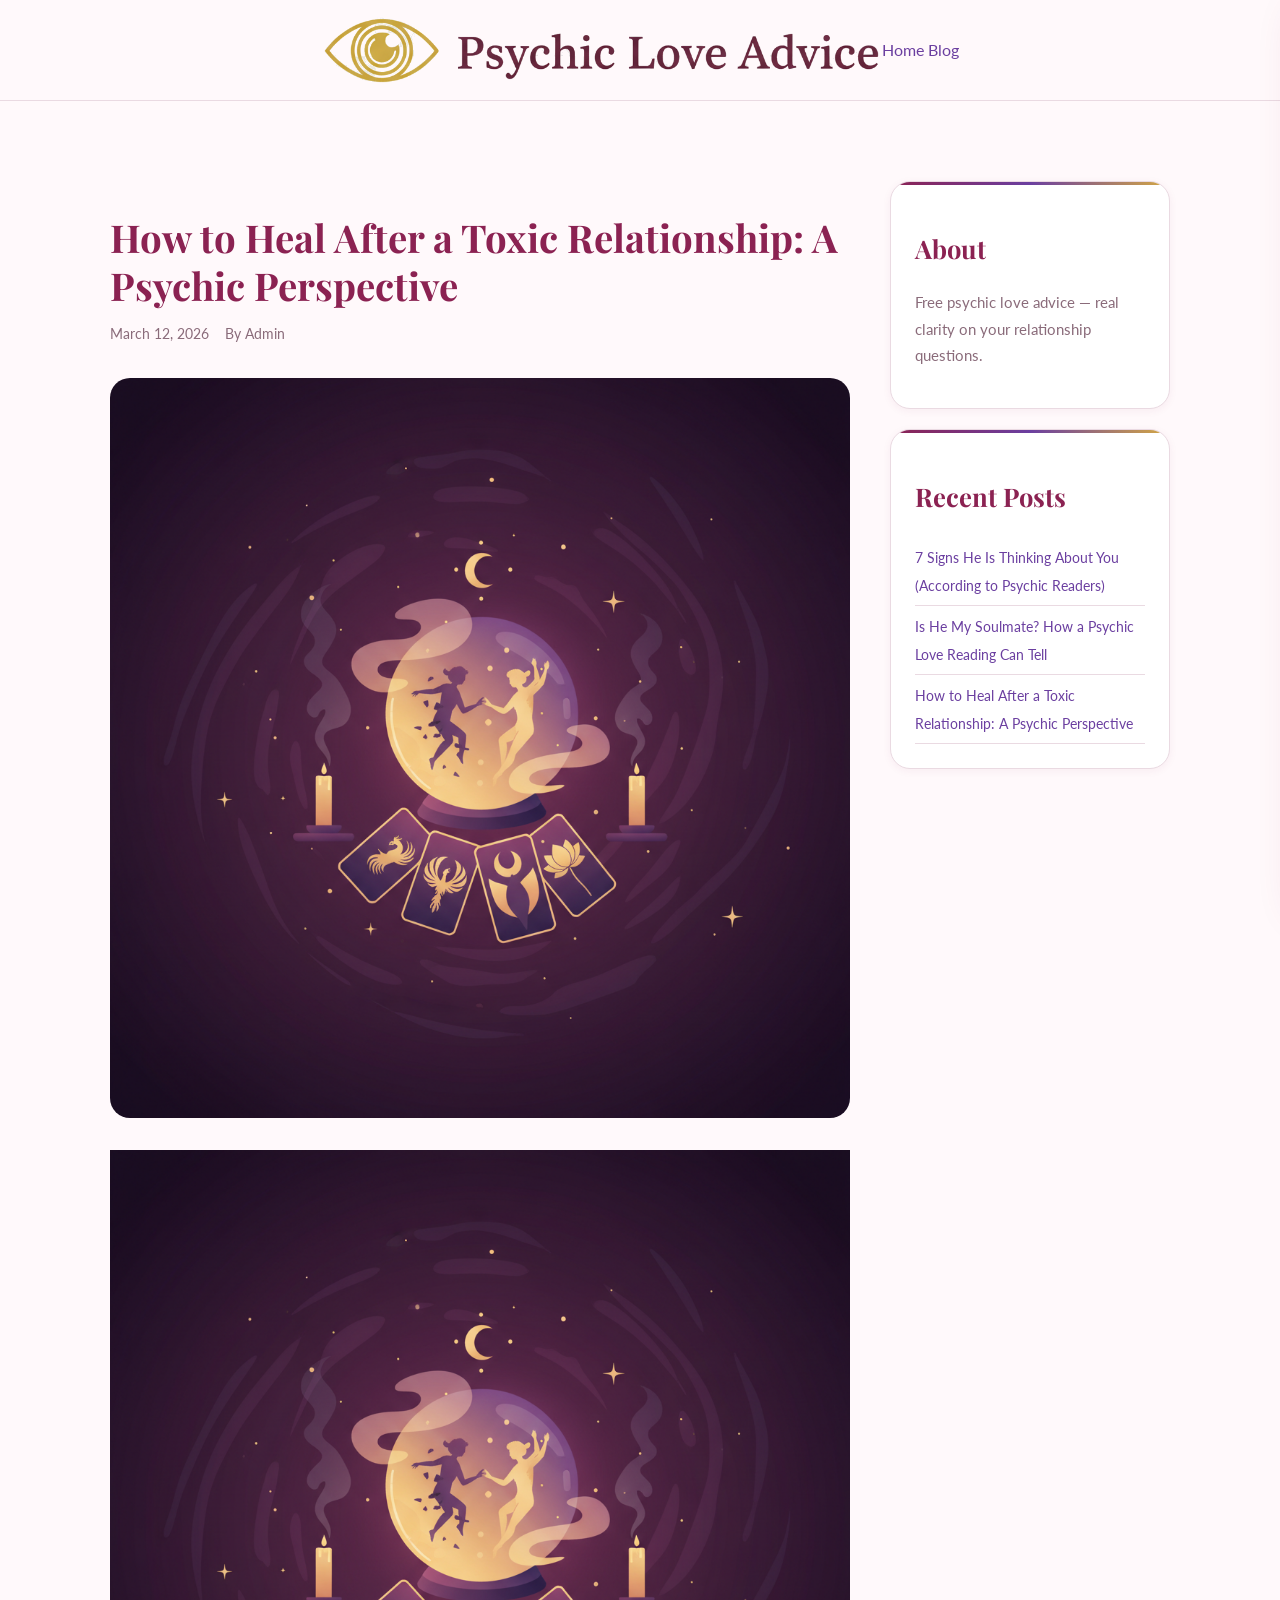
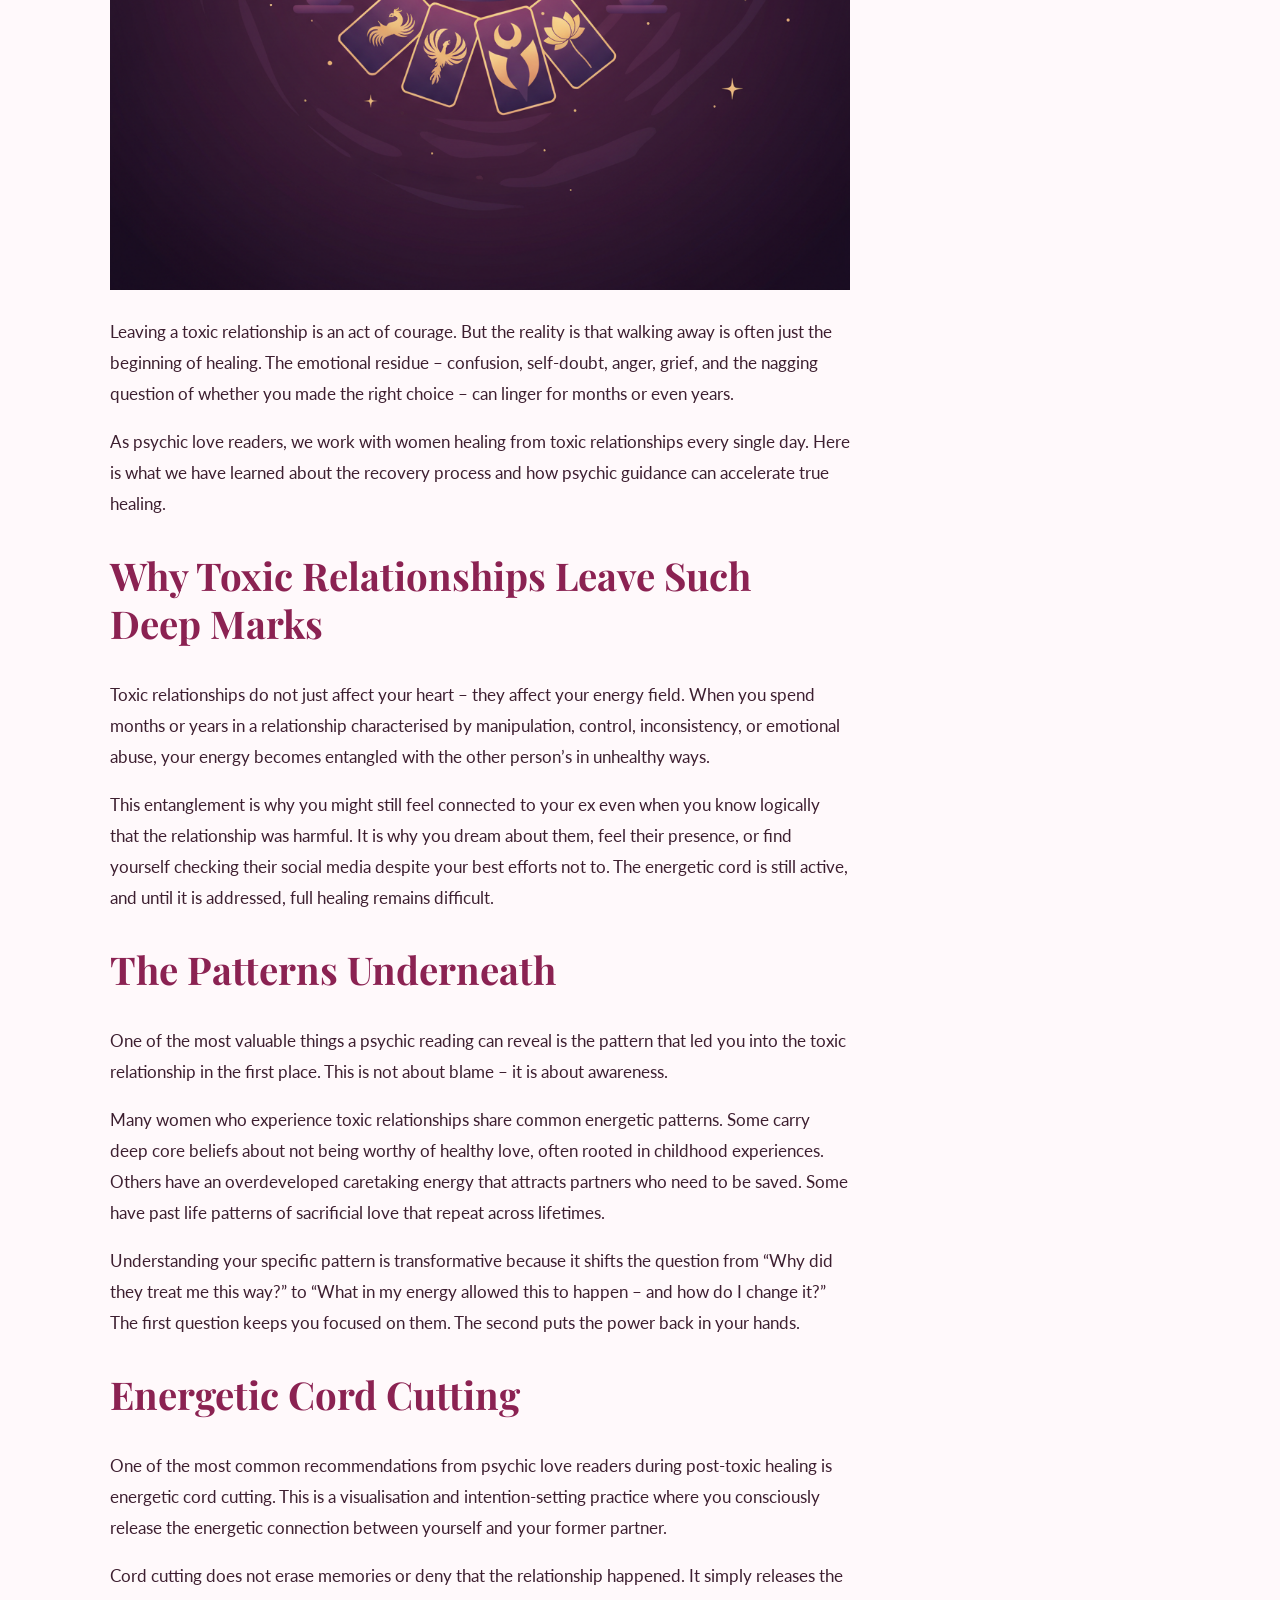
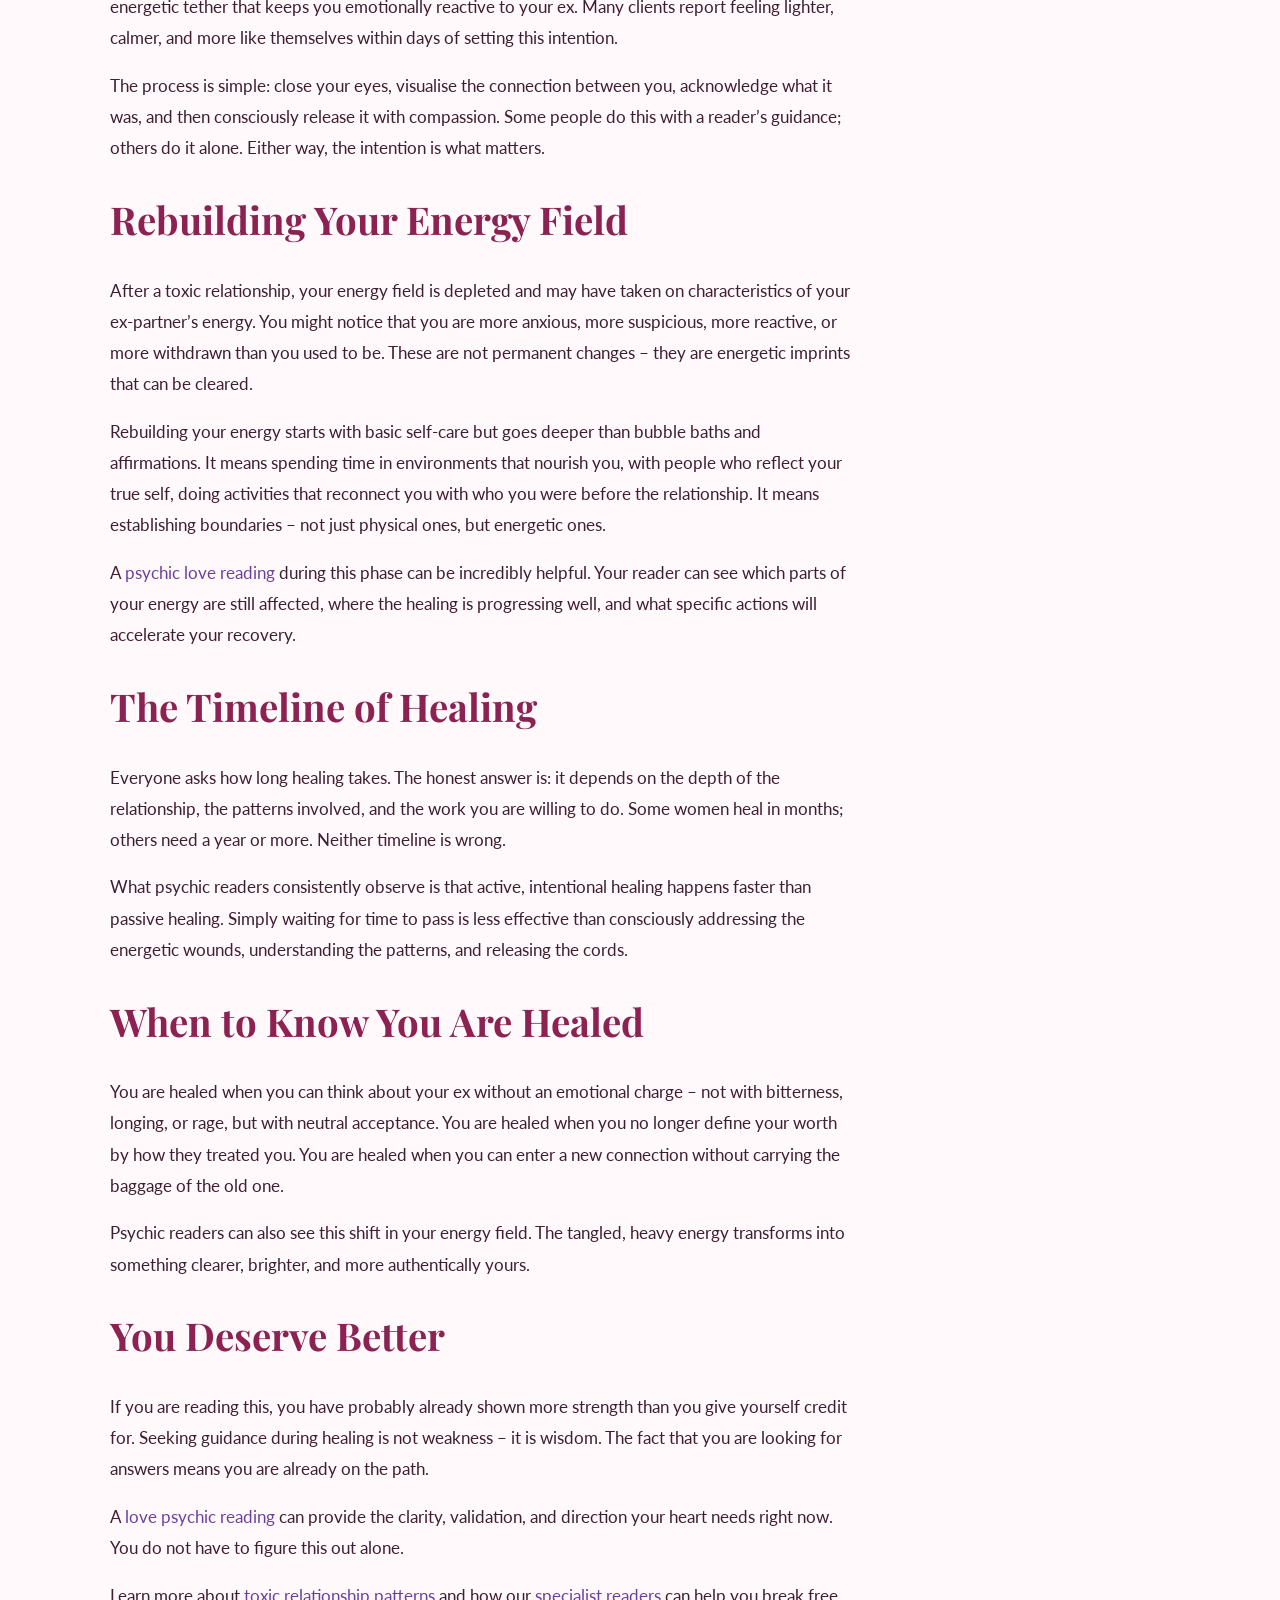
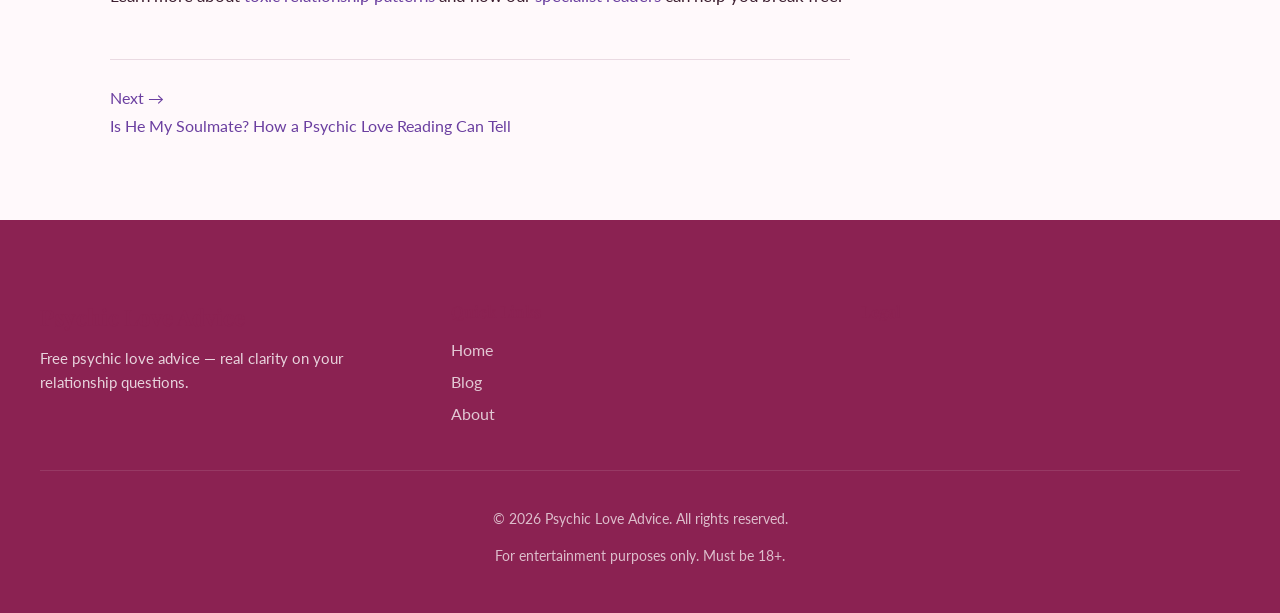
<file: heal-after-toxic-relationship-psychic/index.html>
<!DOCTYPE html>
<html lang="en-US">
<head><meta charset="UTF-8">

<meta name="viewport" content="width=device-width, initial-scale=1.0">
<title>How to Heal After a Toxic Relationship: A Psychic Perspective – Psychic Love Advice</title>
<meta name="robots" content="max-image-preview:large">
<link rel="dns-prefetch" href="//fonts.googleapis.com">
<link rel="alternate" title="oEmbed (JSON)" type="application/json+oembed" href="/wp-json/oembed/1.0/embed?url=%2Fheal-after-toxic-relationship-psychic%2F">
<link rel="alternate" title="oEmbed (XML)" type="text/xml+oembed" href="/wp-json/oembed/1.0/embed?url=%2Fheal-after-toxic-relationship-psychic%2F&amp;format=xml">
<style id="wp-img-auto-sizes-contain-inline-css">
img:is([sizes=auto i],[sizes^="auto," i]){contain-intrinsic-size:3000px 1500px}
/*# sourceURL=wp-img-auto-sizes-contain-inline-css */
</style>
<style id="wp-emoji-styles-inline-css">

	img.wp-smiley, img.emoji {
		display: inline !important;
		border: none !important;
		box-shadow: none !important;
		height: 1em !important;
		width: 1em !important;
		margin: 0 0.07em !important;
		vertical-align: -0.1em !important;
		background: none !important;
		padding: 0 !important;
	}
/*# sourceURL=wp-emoji-styles-inline-css */
</style>
<style id="wp-block-library-inline-css">
:root{--wp-block-synced-color:#7a00df;--wp-block-synced-color--rgb:122,0,223;--wp-bound-block-color:var(--wp-block-synced-color);--wp-editor-canvas-background:#ddd;--wp-admin-theme-color:#007cba;--wp-admin-theme-color--rgb:0,124,186;--wp-admin-theme-color-darker-10:#006ba1;--wp-admin-theme-color-darker-10--rgb:0,107,160.5;--wp-admin-theme-color-darker-20:#005a87;--wp-admin-theme-color-darker-20--rgb:0,90,135;--wp-admin-border-width-focus:2px}@media (min-resolution:192dpi){:root{--wp-admin-border-width-focus:1.5px}}.wp-element-button{cursor:pointer}:root .has-very-light-gray-background-color{background-color:#eee}:root .has-very-dark-gray-background-color{background-color:#313131}:root .has-very-light-gray-color{color:#eee}:root .has-very-dark-gray-color{color:#313131}:root .has-vivid-green-cyan-to-vivid-cyan-blue-gradient-background{background:linear-gradient(135deg,#00d084,#0693e3)}:root .has-purple-crush-gradient-background{background:linear-gradient(135deg,#34e2e4,#4721fb 50%,#ab1dfe)}:root .has-hazy-dawn-gradient-background{background:linear-gradient(135deg,#faaca8,#dad0ec)}:root .has-subdued-olive-gradient-background{background:linear-gradient(135deg,#fafae1,#67a671)}:root .has-atomic-cream-gradient-background{background:linear-gradient(135deg,#fdd79a,#004a59)}:root .has-nightshade-gradient-background{background:linear-gradient(135deg,#330968,#31cdcf)}:root .has-midnight-gradient-background{background:linear-gradient(135deg,#020381,#2874fc)}:root{--wp--preset--font-size--normal:16px;--wp--preset--font-size--huge:42px}.has-regular-font-size{font-size:1em}.has-larger-font-size{font-size:2.625em}.has-normal-font-size{font-size:var(--wp--preset--font-size--normal)}.has-huge-font-size{font-size:var(--wp--preset--font-size--huge)}.has-text-align-center{text-align:center}.has-text-align-left{text-align:left}.has-text-align-right{text-align:right}.has-fit-text{white-space:nowrap!important}#end-resizable-editor-section{display:none}.aligncenter{clear:both}.items-justified-left{justify-content:flex-start}.items-justified-center{justify-content:center}.items-justified-right{justify-content:flex-end}.items-justified-space-between{justify-content:space-between}.screen-reader-text{border:0;clip-path:inset(50%);height:1px;margin:-1px;overflow:hidden;padding:0;position:absolute;width:1px;word-wrap:normal!important}.screen-reader-text:focus{background-color:#ddd;clip-path:none;color:#444;display:block;font-size:1em;height:auto;left:5px;line-height:normal;padding:15px 23px 14px;text-decoration:none;top:5px;width:auto;z-index:100000}html :where(.has-border-color){border-style:solid}html :where([style*=border-top-color]){border-top-style:solid}html :where([style*=border-right-color]){border-right-style:solid}html :where([style*=border-bottom-color]){border-bottom-style:solid}html :where([style*=border-left-color]){border-left-style:solid}html :where([style*=border-width]){border-style:solid}html :where([style*=border-top-width]){border-top-style:solid}html :where([style*=border-right-width]){border-right-style:solid}html :where([style*=border-bottom-width]){border-bottom-style:solid}html :where([style*=border-left-width]){border-left-style:solid}html :where(img[class*=wp-image-]){height:auto;max-width:100%}:where(figure){margin:0 0 1em}html :where(.is-position-sticky){--wp-admin--admin-bar--position-offset:var(--wp-admin--admin-bar--height,0px)}@media screen and (max-width:600px){html :where(.is-position-sticky){--wp-admin--admin-bar--position-offset:0px}}

/*# sourceURL=wp-block-library-inline-css */
</style>
<style id="classic-theme-styles-inline-css">
/*! This file is auto-generated */
.wp-block-button__link{color:#fff;background-color:#32373c;border-radius:9999px;box-shadow:none;text-decoration:none;padding:calc(.667em + 2px) calc(1.333em + 2px);font-size:1.125em}.wp-block-file__button{background:#32373c;color:#fff;text-decoration:none}
/*# sourceURL=/wp-includes/css/classic-themes.min.css */
</style>
<style id="global-styles-inline-css">
:root{--wp--preset--aspect-ratio--square: 1;--wp--preset--aspect-ratio--4-3: 4/3;--wp--preset--aspect-ratio--3-4: 3/4;--wp--preset--aspect-ratio--3-2: 3/2;--wp--preset--aspect-ratio--2-3: 2/3;--wp--preset--aspect-ratio--16-9: 16/9;--wp--preset--aspect-ratio--9-16: 9/16;--wp--preset--color--black: #000000;--wp--preset--color--cyan-bluish-gray: #abb8c3;--wp--preset--color--white: #ffffff;--wp--preset--color--pale-pink: #f78da7;--wp--preset--color--vivid-red: #cf2e2e;--wp--preset--color--luminous-vivid-orange: #ff6900;--wp--preset--color--luminous-vivid-amber: #fcb900;--wp--preset--color--light-green-cyan: #7bdcb5;--wp--preset--color--vivid-green-cyan: #00d084;--wp--preset--color--pale-cyan-blue: #8ed1fc;--wp--preset--color--vivid-cyan-blue: #0693e3;--wp--preset--color--vivid-purple: #9b51e0;--wp--preset--gradient--vivid-cyan-blue-to-vivid-purple: linear-gradient(135deg,rgb(6,147,227) 0%,rgb(155,81,224) 100%);--wp--preset--gradient--light-green-cyan-to-vivid-green-cyan: linear-gradient(135deg,rgb(122,220,180) 0%,rgb(0,208,130) 100%);--wp--preset--gradient--luminous-vivid-amber-to-luminous-vivid-orange: linear-gradient(135deg,rgb(252,185,0) 0%,rgb(255,105,0) 100%);--wp--preset--gradient--luminous-vivid-orange-to-vivid-red: linear-gradient(135deg,rgb(255,105,0) 0%,rgb(207,46,46) 100%);--wp--preset--gradient--very-light-gray-to-cyan-bluish-gray: linear-gradient(135deg,rgb(238,238,238) 0%,rgb(169,184,195) 100%);--wp--preset--gradient--cool-to-warm-spectrum: linear-gradient(135deg,rgb(74,234,220) 0%,rgb(151,120,209) 20%,rgb(207,42,186) 40%,rgb(238,44,130) 60%,rgb(251,105,98) 80%,rgb(254,248,76) 100%);--wp--preset--gradient--blush-light-purple: linear-gradient(135deg,rgb(255,206,236) 0%,rgb(152,150,240) 100%);--wp--preset--gradient--blush-bordeaux: linear-gradient(135deg,rgb(254,205,165) 0%,rgb(254,45,45) 50%,rgb(107,0,62) 100%);--wp--preset--gradient--luminous-dusk: linear-gradient(135deg,rgb(255,203,112) 0%,rgb(199,81,192) 50%,rgb(65,88,208) 100%);--wp--preset--gradient--pale-ocean: linear-gradient(135deg,rgb(255,245,203) 0%,rgb(182,227,212) 50%,rgb(51,167,181) 100%);--wp--preset--gradient--electric-grass: linear-gradient(135deg,rgb(202,248,128) 0%,rgb(113,206,126) 100%);--wp--preset--gradient--midnight: linear-gradient(135deg,rgb(2,3,129) 0%,rgb(40,116,252) 100%);--wp--preset--font-size--small: 13px;--wp--preset--font-size--medium: 20px;--wp--preset--font-size--large: 36px;--wp--preset--font-size--x-large: 42px;--wp--preset--spacing--20: 0.44rem;--wp--preset--spacing--30: 0.67rem;--wp--preset--spacing--40: 1rem;--wp--preset--spacing--50: 1.5rem;--wp--preset--spacing--60: 2.25rem;--wp--preset--spacing--70: 3.38rem;--wp--preset--spacing--80: 5.06rem;--wp--preset--shadow--natural: 6px 6px 9px rgba(0, 0, 0, 0.2);--wp--preset--shadow--deep: 12px 12px 50px rgba(0, 0, 0, 0.4);--wp--preset--shadow--sharp: 6px 6px 0px rgba(0, 0, 0, 0.2);--wp--preset--shadow--outlined: 6px 6px 0px -3px rgb(255, 255, 255), 6px 6px rgb(0, 0, 0);--wp--preset--shadow--crisp: 6px 6px 0px rgb(0, 0, 0);}:where(.is-layout-flex){gap: 0.5em;}:where(.is-layout-grid){gap: 0.5em;}body .is-layout-flex{display: flex;}.is-layout-flex{flex-wrap: wrap;align-items: center;}.is-layout-flex > :is(*, div){margin: 0;}body .is-layout-grid{display: grid;}.is-layout-grid > :is(*, div){margin: 0;}:where(.wp-block-columns.is-layout-flex){gap: 2em;}:where(.wp-block-columns.is-layout-grid){gap: 2em;}:where(.wp-block-post-template.is-layout-flex){gap: 1.25em;}:where(.wp-block-post-template.is-layout-grid){gap: 1.25em;}.has-black-color{color: var(--wp--preset--color--black) !important;}.has-cyan-bluish-gray-color{color: var(--wp--preset--color--cyan-bluish-gray) !important;}.has-white-color{color: var(--wp--preset--color--white) !important;}.has-pale-pink-color{color: var(--wp--preset--color--pale-pink) !important;}.has-vivid-red-color{color: var(--wp--preset--color--vivid-red) !important;}.has-luminous-vivid-orange-color{color: var(--wp--preset--color--luminous-vivid-orange) !important;}.has-luminous-vivid-amber-color{color: var(--wp--preset--color--luminous-vivid-amber) !important;}.has-light-green-cyan-color{color: var(--wp--preset--color--light-green-cyan) !important;}.has-vivid-green-cyan-color{color: var(--wp--preset--color--vivid-green-cyan) !important;}.has-pale-cyan-blue-color{color: var(--wp--preset--color--pale-cyan-blue) !important;}.has-vivid-cyan-blue-color{color: var(--wp--preset--color--vivid-cyan-blue) !important;}.has-vivid-purple-color{color: var(--wp--preset--color--vivid-purple) !important;}.has-black-background-color{background-color: var(--wp--preset--color--black) !important;}.has-cyan-bluish-gray-background-color{background-color: var(--wp--preset--color--cyan-bluish-gray) !important;}.has-white-background-color{background-color: var(--wp--preset--color--white) !important;}.has-pale-pink-background-color{background-color: var(--wp--preset--color--pale-pink) !important;}.has-vivid-red-background-color{background-color: var(--wp--preset--color--vivid-red) !important;}.has-luminous-vivid-orange-background-color{background-color: var(--wp--preset--color--luminous-vivid-orange) !important;}.has-luminous-vivid-amber-background-color{background-color: var(--wp--preset--color--luminous-vivid-amber) !important;}.has-light-green-cyan-background-color{background-color: var(--wp--preset--color--light-green-cyan) !important;}.has-vivid-green-cyan-background-color{background-color: var(--wp--preset--color--vivid-green-cyan) !important;}.has-pale-cyan-blue-background-color{background-color: var(--wp--preset--color--pale-cyan-blue) !important;}.has-vivid-cyan-blue-background-color{background-color: var(--wp--preset--color--vivid-cyan-blue) !important;}.has-vivid-purple-background-color{background-color: var(--wp--preset--color--vivid-purple) !important;}.has-black-border-color{border-color: var(--wp--preset--color--black) !important;}.has-cyan-bluish-gray-border-color{border-color: var(--wp--preset--color--cyan-bluish-gray) !important;}.has-white-border-color{border-color: var(--wp--preset--color--white) !important;}.has-pale-pink-border-color{border-color: var(--wp--preset--color--pale-pink) !important;}.has-vivid-red-border-color{border-color: var(--wp--preset--color--vivid-red) !important;}.has-luminous-vivid-orange-border-color{border-color: var(--wp--preset--color--luminous-vivid-orange) !important;}.has-luminous-vivid-amber-border-color{border-color: var(--wp--preset--color--luminous-vivid-amber) !important;}.has-light-green-cyan-border-color{border-color: var(--wp--preset--color--light-green-cyan) !important;}.has-vivid-green-cyan-border-color{border-color: var(--wp--preset--color--vivid-green-cyan) !important;}.has-pale-cyan-blue-border-color{border-color: var(--wp--preset--color--pale-cyan-blue) !important;}.has-vivid-cyan-blue-border-color{border-color: var(--wp--preset--color--vivid-cyan-blue) !important;}.has-vivid-purple-border-color{border-color: var(--wp--preset--color--vivid-purple) !important;}.has-vivid-cyan-blue-to-vivid-purple-gradient-background{background: var(--wp--preset--gradient--vivid-cyan-blue-to-vivid-purple) !important;}.has-light-green-cyan-to-vivid-green-cyan-gradient-background{background: var(--wp--preset--gradient--light-green-cyan-to-vivid-green-cyan) !important;}.has-luminous-vivid-amber-to-luminous-vivid-orange-gradient-background{background: var(--wp--preset--gradient--luminous-vivid-amber-to-luminous-vivid-orange) !important;}.has-luminous-vivid-orange-to-vivid-red-gradient-background{background: var(--wp--preset--gradient--luminous-vivid-orange-to-vivid-red) !important;}.has-very-light-gray-to-cyan-bluish-gray-gradient-background{background: var(--wp--preset--gradient--very-light-gray-to-cyan-bluish-gray) !important;}.has-cool-to-warm-spectrum-gradient-background{background: var(--wp--preset--gradient--cool-to-warm-spectrum) !important;}.has-blush-light-purple-gradient-background{background: var(--wp--preset--gradient--blush-light-purple) !important;}.has-blush-bordeaux-gradient-background{background: var(--wp--preset--gradient--blush-bordeaux) !important;}.has-luminous-dusk-gradient-background{background: var(--wp--preset--gradient--luminous-dusk) !important;}.has-pale-ocean-gradient-background{background: var(--wp--preset--gradient--pale-ocean) !important;}.has-electric-grass-gradient-background{background: var(--wp--preset--gradient--electric-grass) !important;}.has-midnight-gradient-background{background: var(--wp--preset--gradient--midnight) !important;}.has-small-font-size{font-size: var(--wp--preset--font-size--small) !important;}.has-medium-font-size{font-size: var(--wp--preset--font-size--medium) !important;}.has-large-font-size{font-size: var(--wp--preset--font-size--large) !important;}.has-x-large-font-size{font-size: var(--wp--preset--font-size--x-large) !important;}
/*# sourceURL=global-styles-inline-css */
</style>

<link rel="stylesheet" id="plaf-fonts-css" href="https://fonts.googleapis.com/css2?family=Playfair+Display:ital,wght@0,400;0,600;0,700;0,800;1,400&amp;family=Lato:wght@300;400;700&amp;display=swap" media="all">
<link rel="stylesheet" id="plaf-style-css" href="/wp-content/themes/plaf-theme/style.css?ver=1.0.0" media="all">
<link rel="https://api.w.org/" href="/wp-json/"><link rel="alternate" title="JSON" type="application/json" href="/wp-json/wp/v2/posts/12"><link rel="EditURI" type="application/rsd+xml" title="RSD" href="/xmlrpc.php?rsd">
<meta name="generator" content="WordPress 6.9.4">
<link rel="canonical" href="/heal-after-toxic-relationship-psychic/">
<link rel="shortlink" href="/?p=12">
<link rel="icon" href="/wp-content/uploads/2026/03/site_21_favicon.png" sizes="32x32">
<link rel="icon" href="/wp-content/uploads/2026/03/site_21_favicon.png" sizes="192x192">
<link rel="apple-touch-icon" href="/wp-content/uploads/2026/03/site_21_favicon.png">
<meta name="msapplication-TileImage" content="/wp-content/uploads/2026/03/site_21_favicon.png">
		<style id="wp-custom-css">
			@import url('https://fonts.googleapis.com/css2?family=Playfair+Display:ital,wght@0,400;0,600;0,700;0,800;1,400&family=Lato:wght@300;400;700&display=swap');

:root {
  --color-primary: #8B2252;
  --color-secondary: #6B3FA0;
  --color-accent: #D4A843;
  --color-bg: #FFF9FB;
  --color-bg-alt: #F9EEF3;
  --color-text: #3D1F30;
  --color-text-light: #8A6B7A;
  --color-border: #EADAE2;
  --color-success: #6BAF7A;
  --color-danger: #D44D4D;
  --font-heading: 'Playfair Display', serif;
  --font-body: 'Lato', sans-serif;
  --radius-sm: 6px;
  --radius-md: 12px;
  --radius-lg: 20px;
  --shadow-sm: 0 2px 8px rgba(139,34,82,0.06);
  --shadow-md: 0 6px 24px rgba(139,34,82,0.1);
  --shadow-lg: 0 12px 40px rgba(139,34,82,0.16);
  --spacing-xs: 4px;
  --spacing-sm: 8px;
  --spacing-md: 16px;
  --spacing-lg: 32px;
  --spacing-xl: 64px;
  --transition: 0.3s ease;
}

/* Psychic Love Advice - Romantic Rose & Purple */
@import url('https://fonts.googleapis.com/css2?family=Playfair+Display:ital,wght@0,400;0,600;0,700;0,800;1,400&family=Lato:wght@300;400;700&display=swap');
:root{--color-primary:#8B2252;--color-secondary:#6B3FA0;--color-accent:#D4A843;--color-bg:#FFF9FB;--color-bg-alt:#F9EEF3;--color-text:#3D1F30;--color-text-light:#8A6B7A;--color-border:#EADAE2;--font-heading:'Playfair Display',serif;--font-body:'Lato',sans-serif;--radius-sm:6px;--radius-md:12px;--radius-lg:20px;--shadow-sm:0 2px 8px rgba(139,34,82,0.06);--shadow-md:0 6px 24px rgba(139,34,82,0.1);--shadow-lg:0 12px 40px rgba(139,34,82,0.16);--transition:0.3s ease}
*,*::before,*::after{box-sizing:border-box}
body{font-family:var(--font-body);color:var(--color-text);background:var(--color-bg);line-height:1.75;margin:0}
h1,h2,h3,h4,h5,h6{font-family:var(--font-heading);font-weight:700;line-height:1.25;color:var(--color-primary)}
h1{font-size:3.2rem}h2{font-size:2.4rem}h3{font-size:1.6rem}h4{font-size:1.3rem}
a{color:var(--color-secondary);text-decoration:none;transition:var(--transition)}a:hover{color:var(--color-primary)}
.btn{display:inline-block;padding:14px 36px;font-family:var(--font-body);font-weight:700;font-size:1rem;border:none;border-radius:50px;cursor:pointer;transition:var(--transition);text-align:center}
.btn-primary{background:linear-gradient(135deg,var(--color-primary),var(--color-secondary));color:#fff;box-shadow:0 4px 20px rgba(139,34,82,0.3)}
.btn-primary:hover{transform:translateY(-3px);box-shadow:0 8px 30px rgba(139,34,82,0.4)}
.btn-accent{background:var(--color-accent);color:#fff;box-shadow:0 4px 14px rgba(212,168,67,0.3)}
.btn-accent:hover{transform:translateY(-2px);box-shadow:0 6px 20px rgba(212,168,67,0.4)}
.btn-outline{background:transparent;color:var(--color-primary);border:2px solid var(--color-primary);border-radius:50px}
.btn-outline:hover{background:var(--color-primary);color:#fff}
.hero{background:linear-gradient(135deg,#8B2252 0%,#6B3FA0 60%,#5A2D8C 100%);padding:110px 20px 90px;text-align:center;position:relative;overflow:hidden}
.hero::before{content:'';position:absolute;top:0;left:0;right:0;bottom:0;background:radial-gradient(circle at 30% 70%,rgba(212,168,67,0.12) 0%,transparent 50%),radial-gradient(circle at 70% 30%,rgba(255,255,255,0.06) 0%,transparent 50%)}
.hero::after{content:'';position:absolute;top:0;left:0;right:0;bottom:0;background:url("data:image/svg+xml,%3Csvg width='60' height='60' viewBox='0 0 60 60' xmlns='http://www.w3.org/2000/svg'%3E%3Cpath d='M30 15c-3-6-12-8-15-2s2 12 15 20c13-8 18-14 15-20s-12-4-15 2z' fill='%23ffffff' fill-opacity='0.02'/%3E%3C/svg%3E")}
.hero h1{color:#fff;font-size:3.8rem;margin-bottom:0.3em;position:relative}
.hero h1 em{font-style:italic;color:var(--color-accent)}
.hero p{color:rgba(255,255,255,0.8);font-size:1.2rem;max-width:620px;margin:0 auto 2.5rem;position:relative}
.hero .sparkle{color:var(--color-accent);font-size:1.4rem}
.section{padding:80px 20px;max-width:1200px;margin:0 auto}
.section-alt{background:var(--color-bg-alt)}
.section-title{text-align:center;margin-bottom:3rem}
.section-title h2 em{font-style:italic;color:var(--color-secondary)}
.section-title p{color:var(--color-text-light);max-width:580px;margin:0.5rem auto 0}
.card{background:#fff;border:1px solid var(--color-border);border-radius:var(--radius-lg);padding:32px;transition:var(--transition);box-shadow:var(--shadow-sm);position:relative;overflow:hidden}
.card:hover{box-shadow:var(--shadow-lg);transform:translateY(-4px)}
.card::before{content:'';position:absolute;top:0;left:0;right:0;height:3px;background:linear-gradient(90deg,var(--color-primary),var(--color-secondary),var(--color-accent))}
.card-grid{display:grid;grid-template-columns:repeat(auto-fit,minmax(280px,1fr));gap:24px}
.love-card{text-align:center;padding:36px 24px}
.love-card .heart-icon{font-size:2.5rem;margin-bottom:12px;display:block;color:var(--color-primary)}
.love-card h3{font-size:1.3rem;margin-bottom:0.5em}
.testimonial{background:linear-gradient(135deg,#FFF9FB,#F9EEF3);border:1px solid var(--color-border);border-radius:var(--radius-lg);padding:36px;position:relative}
.testimonial::before{content:'\2764';font-size:1.5rem;position:absolute;top:16px;right:20px;opacity:0.2}
.testimonial p{font-style:italic;line-height:1.8;font-size:1.05rem}
.testimonial .author{display:flex;align-items:center;gap:12px;margin-top:1.25rem}
.testimonial .author strong{color:var(--color-primary)}
.testimonial .author span{color:var(--color-text-light);font-size:0.85rem}
.testimonial .compatibility{display:inline-block;padding:2px 10px;border-radius:50px;background:rgba(139,34,82,0.1);color:var(--color-primary);font-size:0.8rem;font-weight:700;margin-top:8px}
.nav{background:rgba(255,249,251,0.95);backdrop-filter:blur(10px);border-bottom:1px solid var(--color-border);padding:14px 24px;position:sticky;top:0;z-index:100;display:flex;align-items:center;justify-content:space-between}
.nav-brand{font-family:var(--font-heading);font-size:1.4rem;font-weight:700;color:var(--color-primary)}
.nav-brand .heart{color:var(--color-accent);margin:0 2px}
.nav-link{color:var(--color-text-light);font-weight:700;padding:8px 16px;border-radius:50px;transition:var(--transition);font-size:0.9rem}
.nav-link:hover,.nav-link.active{color:var(--color-primary);background:var(--color-bg-alt)}
.cta-section{background:linear-gradient(135deg,#8B2252,#6B3FA0);padding:80px 20px;text-align:center;border-radius:var(--radius-lg);margin:40px auto;max-width:1100px;position:relative;overflow:hidden}
.cta-section::before{content:'';position:absolute;inset:0;background:radial-gradient(circle at 50% 50%,rgba(212,168,67,0.1),transparent 60%)}
.cta-section h2{color:#fff;font-size:2.5rem;position:relative}
.cta-section h2 em{font-style:italic;color:var(--color-accent)}
.cta-section p{color:rgba(255,255,255,0.8);font-size:1.15rem;margin-bottom:2rem;position:relative}
.cta-section .btn{background:var(--color-accent);color:#fff;font-size:1.1rem;padding:16px 40px;position:relative}
.cta-section .btn:hover{transform:translateY(-3px);box-shadow:0 8px 30px rgba(0,0,0,0.25)}
form input,form textarea,form select{width:100%;padding:14px 18px;border:1.5px solid var(--color-border);border-radius:var(--radius-md);font-family:var(--font-body);font-size:1rem;transition:var(--transition);background:#fff}
form input:focus,form textarea:focus{outline:none;border-color:var(--color-secondary);box-shadow:0 0 0 4px rgba(107,63,160,0.1)}
form label{display:block;font-weight:700;margin-bottom:6px;color:var(--color-text);font-size:0.95rem}
.footer{background:linear-gradient(135deg,#3D1F30,#2A1540);color:rgba(255,255,255,0.6);padding:60px 20px 30px;font-size:0.9rem;text-align:center}
.footer a{color:var(--color-accent)}
.footer-links{display:flex;justify-content:center;gap:24px;margin-bottom:20px;flex-wrap:wrap}
.footer .footer-brand{font-family:var(--font-heading);font-size:1.3rem;color:#fff;margin-bottom:12px}
.pricing-card{background:#fff;border:2px solid var(--color-border);border-radius:var(--radius-lg);padding:40px 28px;text-align:center;transition:var(--transition)}
.pricing-card:hover{box-shadow:var(--shadow-lg);border-color:var(--color-secondary)}
.pricing-card.featured{border-color:var(--color-primary);position:relative}
.pricing-card.featured::before{content:'\2764 Popular';position:absolute;top:-14px;left:50%;transform:translateX(-50%);background:linear-gradient(135deg,var(--color-primary),var(--color-secondary));color:#fff;padding:4px 20px;border-radius:50px;font-size:0.8rem;font-weight:700}
.pricing-card .price{font-family:var(--font-heading);font-size:3rem;color:var(--color-primary);margin:1rem 0}
.pricing-card .price span{font-size:1rem;color:var(--color-text-light);font-family:var(--font-body)}
.reading-types{display:grid;grid-template-columns:repeat(auto-fit,minmax(200px,1fr));gap:20px}
.reading-type{display:flex;align-items:center;gap:16px;padding:20px;border-radius:var(--radius-md);background:#fff;border:1px solid var(--color-border);transition:var(--transition)}
.reading-type:hover{border-color:var(--color-primary);box-shadow:var(--shadow-md)}
.reading-type .rt-icon{font-size:2rem;width:48px;text-align:center}
.reading-type .rt-label{font-weight:700;color:var(--color-primary);font-size:0.95rem}
.reading-type .rt-desc{font-size:0.85rem;color:var(--color-text-light)}
.love-banner{background:linear-gradient(135deg,#F9EEF3,#FFF9FB);border:1px solid var(--color-border);border-radius:var(--radius-lg);padding:40px;text-align:center;margin:2rem 0}
.love-banner h3{color:var(--color-primary);margin-bottom:0.5em}
.love-banner p{color:var(--color-text-light);max-width:500px;margin:0 auto}
@media(max-width:768px){.hero h1{font-size:2.4rem}.hero{padding:70px 16px 60px}.section{padding:50px 16px}.card-grid{grid-template-columns:1fr}.reading-types{grid-template-columns:1fr}}		</style>
		</head>
<body class="wp-singular post-template-default single single-post postid-12 single-format-standard wp-custom-logo wp-theme-plaf-theme">
<div class="plaf-mobile-overlay" id="plafMobileOverlay" onclick="plafCloseMobile()"></div>
<nav class="mobile-nav" id="plafMobileNav">
<ul id="menu-main-menu" class="nav-menu"><li id="menu-item-37" class="menu-item menu-item-type-post_type menu-item-object-page menu-item-home menu-item-37"><a href="/">Home</a></li>
<li id="menu-item-38" class="menu-item menu-item-type-post_type menu-item-object-page current_page_parent menu-item-38"><a href="/blog/">Blog</a></li>
</ul></nav>
<header class="nav" id="plafHeader">
<div class="container" style="display:flex;align-items:center;justify-content:space-between;max-width:1200px;margin:0 auto;">
<a href="/" class="nav-brand">
</a><a href="/" class="custom-logo-link" rel="home"><img src="/wp-content/uploads/2026/04/site-logo-v3-1776869567.png" class="custom-logo" alt="Psychic Love Advice" decoding="async"></a>
<div class="nav-desktop" style="display:flex;gap:4px;align-items:center;">
<ul class="nav-menu"><li class="menu-item menu-item-type-post_type menu-item-object-page menu-item-home menu-item-37"><a href="/">Home</a></li>
<li class="menu-item menu-item-type-post_type menu-item-object-page current_page_parent menu-item-38"><a href="/blog/">Blog</a></li>
</ul></div>
<button class="mobile-menu-btn" onclick="plafToggleMobile()" aria-label="Toggle menu">☰</button>
</div>
</header>
<main>
<div class="section" style="max-width:1100px;margin:0 auto;display:flex;gap:40px;flex-wrap:wrap;">
<article style="flex:1;min-width:0;" id="post-12">
<header style="margin-bottom:32px;"><h1 style="font-size:2.4rem;margin-bottom:12px;">How to Heal After a Toxic Relationship: A Psychic Perspective</h1>
<div style="color:var(--color-text-light);font-size:.9rem;display:flex;gap:16px;flex-wrap:wrap;">
<time datetime="2026-03-12T13:34:04+00:00">March 12, 2026</time>
<span>By Admin</span>
</div></header>
<div style="margin-bottom:32px;border-radius:var(--radius-lg);overflow:hidden;"><img width="1024" height="1024" src="/wp-content/uploads/2026/04/blog_heal-after-toxic-relationship-psychic.png" class="attachment-large size-large wp-post-image" alt="" style="width:100%;height:auto;display:block;" decoding="async" fetchpriority="high"></div><div class="entry-content" style="line-height:1.85;font-size:1.05rem;"><figure class="wp-block-image size-large"><img decoding="async" width="1024" height="1024" src="/wp-content/uploads/2026/04/blog_heal-after-toxic-relationship-psychic.png" alt="How to Heal After a Toxic Relationship: A Psychic Perspective" class="wp-image-40" loading="lazy"></figure>
<p>Leaving a toxic relationship is an act of courage. But the reality is that walking away is often just the beginning of healing. The emotional residue – confusion, self-doubt, anger, grief, and the nagging question of whether you made the right choice – can linger for months or even years.</p>
<p>As psychic love readers, we work with women healing from toxic relationships every single day. Here is what we have learned about the recovery process and how psychic guidance can accelerate true healing.</p>
<h2>Why Toxic Relationships Leave Such Deep Marks</h2>
<p>Toxic relationships do not just affect your heart – they affect your energy field. When you spend months or years in a relationship characterised by manipulation, control, inconsistency, or emotional abuse, your energy becomes entangled with the other person’s in unhealthy ways.</p>
<p>This entanglement is why you might still feel connected to your ex even when you know logically that the relationship was harmful. It is why you dream about them, feel their presence, or find yourself checking their social media despite your best efforts not to. The energetic cord is still active, and until it is addressed, full healing remains difficult.</p>
<h2>The Patterns Underneath</h2>
<p>One of the most valuable things a psychic reading can reveal is the pattern that led you into the toxic relationship in the first place. This is not about blame – it is about awareness.</p>
<p>Many women who experience toxic relationships share common energetic patterns. Some carry deep core beliefs about not being worthy of healthy love, often rooted in childhood experiences. Others have an overdeveloped caretaking energy that attracts partners who need to be saved. Some have past life patterns of sacrificial love that repeat across lifetimes.</p>
<p>Understanding your specific pattern is transformative because it shifts the question from “Why did they treat me this way?” to “What in my energy allowed this to happen – and how do I change it?” The first question keeps you focused on them. The second puts the power back in your hands.</p>
<h2>Energetic Cord Cutting</h2>
<p>One of the most common recommendations from psychic love readers during post-toxic healing is energetic cord cutting. This is a visualisation and intention-setting practice where you consciously release the energetic connection between yourself and your former partner.</p>
<p>Cord cutting does not erase memories or deny that the relationship happened. It simply releases the energetic tether that keeps you emotionally reactive to your ex. Many clients report feeling lighter, calmer, and more like themselves within days of setting this intention.</p>
<p>The process is simple: close your eyes, visualise the connection between you, acknowledge what it was, and then consciously release it with compassion. Some people do this with a reader’s guidance; others do it alone. Either way, the intention is what matters.</p>
<h2>Rebuilding Your Energy Field</h2>
<p>After a toxic relationship, your energy field is depleted and may have taken on characteristics of your ex-partner’s energy. You might notice that you are more anxious, more suspicious, more reactive, or more withdrawn than you used to be. These are not permanent changes – they are energetic imprints that can be cleared.</p>
<p>Rebuilding your energy starts with basic self-care but goes deeper than bubble baths and affirmations. It means spending time in environments that nourish you, with people who reflect your true self, doing activities that reconnect you with who you were before the relationship. It means establishing boundaries – not just physical ones, but energetic ones.</p>
<p>A <a href="/get-free-advice/">psychic love reading</a> during this phase can be incredibly helpful. Your reader can see which parts of your energy are still affected, where the healing is progressing well, and what specific actions will accelerate your recovery.</p>
<h2>The Timeline of Healing</h2>
<p>Everyone asks how long healing takes. The honest answer is: it depends on the depth of the relationship, the patterns involved, and the work you are willing to do. Some women heal in months; others need a year or more. Neither timeline is wrong.</p>
<p>What psychic readers consistently observe is that active, intentional healing happens faster than passive healing. Simply waiting for time to pass is less effective than consciously addressing the energetic wounds, understanding the patterns, and releasing the cords.</p>
<h2>When to Know You Are Healed</h2>
<p>You are healed when you can think about your ex without an emotional charge – not with bitterness, longing, or rage, but with neutral acceptance. You are healed when you no longer define your worth by how they treated you. You are healed when you can enter a new connection without carrying the baggage of the old one.</p>
<p>Psychic readers can also see this shift in your energy field. The tangled, heavy energy transforms into something clearer, brighter, and more authentically yours.</p>
<h2>You Deserve Better</h2>
<p>If you are reading this, you have probably already shown more strength than you give yourself credit for. Seeking guidance during healing is not weakness – it is wisdom. The fact that you are looking for answers means you are already on the path.</p>
<p>A <a href="/get-free-advice/">love psychic reading</a> can provide the clarity, validation, and direction your heart needs right now. You do not have to figure this out alone.</p>
<p>Learn more about <a href="/love-topics/">toxic relationship patterns</a> and how our <a href="/our-readers/">specialist readers</a> can help you break free.</p>
</div>
<div style="margin-top:48px;padding-top:24px;border-top:1px solid var(--color-border);">

	<nav class="navigation post-navigation" aria-label="Posts">
		<h2 class="screen-reader-text">Post navigation</h2>
		<div class="nav-links"><div class="nav-next"><a href="/is-he-my-soulmate-psychic-reading/" rel="next">Next →<br>Is He My Soulmate? How a Psychic Love Reading Can Tell</a></div></div>
	</nav></div>
</article>
<aside style="flex:0 0 280px;"><div class="plaf-sidebar">
<div class="card" style="padding:24px;"><h3 class="widget-title">About</h3>
<p style="color:var(--color-text-light);font-size:.95rem;">Free psychic love advice — real clarity on your relationship questions.</p></div>
<div class="card" style="padding:24px;margin-top:20px;"><h3 class="widget-title">Recent Posts</h3>
<ul style="list-style:none;padding:0;margin:0;">
<li style="padding:6px 0;border-bottom:1px solid var(--color-border);"><a href="/signs-he-is-thinking-about-you/" style="font-size:.9rem;">7 Signs He Is Thinking About You (According to Psychic Readers)</a></li>
<li style="padding:6px 0;border-bottom:1px solid var(--color-border);"><a href="/is-he-my-soulmate-psychic-reading/" style="font-size:.9rem;">Is He My Soulmate? How a Psychic Love Reading Can Tell</a></li>
<li style="padding:6px 0;border-bottom:1px solid var(--color-border);"><a href="/heal-after-toxic-relationship-psychic/" style="font-size:.9rem;">How to Heal After a Toxic Relationship: A Psychic Perspective</a></li>
</ul></div>
</div>
</aside>
</div>
</main>
<footer class="site-footer" style="background:var(--color-primary);color:#fff;padding:60px 20px 30px;">
<div class="container" style="max-width:1200px;margin:0 auto;">
<div style="display:grid;grid-template-columns:repeat(auto-fit,minmax(220px,1fr));gap:32px;margin-bottom:40px;">
<div><h3 style="font-family:var(--font-heading);font-size:1.4rem;margin-bottom:12px;">Psychic Love Advice</h3>
<p style="opacity:.8;font-size:.95rem;line-height:1.6;">Free psychic love advice — real clarity on your relationship questions.</p></div>
<div><h4 style="font-size:1rem;margin-bottom:12px;opacity:.9;">Quick Links</h4>
<ul style="list-style:none;padding:0;margin:0;">
<li><a href="/" style="color:rgba(255,255,255,.75);text-decoration:none;line-height:2;">Home</a></li>
<li><a href="/blog/" style="color:rgba(255,255,255,.75);text-decoration:none;line-height:2;">Blog</a></li>
<li><a href="/about/" style="color:rgba(255,255,255,.75);text-decoration:none;line-height:2;">About</a></li>
</ul></div>
<div><h4 style="font-size:1rem;margin-bottom:12px;opacity:.9;">Legal</h4>
<ul style="list-style:none;padding:0;margin:0;">
</ul></div>
</div>
<div style="border-top:1px solid rgba(255,255,255,.15);padding-top:24px;text-align:center;font-size:.85rem;opacity:.7;">
<p>© 2026 Psychic Love Advice. All rights reserved.</p>
<p>For entertainment purposes only. Must be 18+.</p></div>
</div></footer>
<a href="#" id="plafBtt" style="position:fixed;bottom:30px;right:30px;width:44px;height:44px;background:var(--color-primary);color:#fff;border-radius:50%;display:none;align-items:center;justify-content:center;font-size:1.3rem;text-decoration:none;box-shadow:var(--shadow-md);z-index:99;" aria-label="Back to top">↑</a>
<script>(function(){var b=document.getElementById('plafBtt');if(b)window.addEventListener('scroll',function(){b.style.display=window.scrollY>400?'flex':'none'})})()</script>
<script type="speculationrules">
{"prefetch":[{"source":"document","where":{"and":[{"href_matches":"/*"},{"not":{"href_matches":["/wp-*.php","/wp-admin/*","/wp-content/uploads/*","/wp-content/*","/wp-content/plugins/*","/wp-content/themes/plaf-theme/*","/*\\?(.+)"]}},{"not":{"selector_matches":"a[rel~=\"nofollow\"]"}},{"not":{"selector_matches":".no-prefetch, .no-prefetch a"}}]},"eagerness":"conservative"}]}
</script>
<script src="/wp-content/themes/plaf-theme/assets/js/navigation.js?ver=1.0.0" id="plaf-nav-js"></script>
<script id="wp-emoji-settings" type="application/json">
{"baseUrl":"https://s.w.org/images/core/emoji/17.0.2/72x72/","ext":".png","svgUrl":"https://s.w.org/images/core/emoji/17.0.2/svg/","svgExt":".svg","source":{"concatemoji":"/wp-includes/js/wp-emoji-release.min.js?ver=6.9.4"}}
</script>
<script type="module">
/*! This file is auto-generated */
const a=JSON.parse(document.getElementById("wp-emoji-settings").textContent),o=(window._wpemojiSettings=a,"wpEmojiSettingsSupports"),s=["flag","emoji"];function i(e){try{var t={supportTests:e,timestamp:(new Date).valueOf()};sessionStorage.setItem(o,JSON.stringify(t))}catch(e){}}function c(e,t,n){e.clearRect(0,0,e.canvas.width,e.canvas.height),e.fillText(t,0,0);t=new Uint32Array(e.getImageData(0,0,e.canvas.width,e.canvas.height).data);e.clearRect(0,0,e.canvas.width,e.canvas.height),e.fillText(n,0,0);const a=new Uint32Array(e.getImageData(0,0,e.canvas.width,e.canvas.height).data);return t.every((e,t)=>e===a[t])}function p(e,t){e.clearRect(0,0,e.canvas.width,e.canvas.height),e.fillText(t,0,0);var n=e.getImageData(16,16,1,1);for(let e=0;e<n.data.length;e++)if(0!==n.data[e])return!1;return!0}function u(e,t,n,a){switch(t){case"flag":return n(e,"\ud83c\udff3\ufe0f\u200d\u26a7\ufe0f","\ud83c\udff3\ufe0f\u200b\u26a7\ufe0f")?!1:!n(e,"\ud83c\udde8\ud83c\uddf6","\ud83c\udde8\u200b\ud83c\uddf6")&&!n(e,"\ud83c\udff4\udb40\udc67\udb40\udc62\udb40\udc65\udb40\udc6e\udb40\udc67\udb40\udc7f","\ud83c\udff4\u200b\udb40\udc67\u200b\udb40\udc62\u200b\udb40\udc65\u200b\udb40\udc6e\u200b\udb40\udc67\u200b\udb40\udc7f");case"emoji":return!a(e,"\ud83e\u1fac8")}return!1}function f(e,t,n,a){let r;const o=(r="undefined"!=typeof WorkerGlobalScope&&self instanceof WorkerGlobalScope?new OffscreenCanvas(300,150):document.createElement("canvas")).getContext("2d",{willReadFrequently:!0}),s=(o.textBaseline="top",o.font="600 32px Arial",{});return e.forEach(e=>{s[e]=t(o,e,n,a)}),s}function r(e){var t=document.createElement("script");t.src=e,t.defer=!0,document.head.appendChild(t)}a.supports={everything:!0,everythingExceptFlag:!0},new Promise(t=>{let n=function(){try{var e=JSON.parse(sessionStorage.getItem(o));if("object"==typeof e&&"number"==typeof e.timestamp&&(new Date).valueOf()<e.timestamp+604800&&"object"==typeof e.supportTests)return e.supportTests}catch(e){}return null}();if(!n){if("undefined"!=typeof Worker&&"undefined"!=typeof OffscreenCanvas&&"undefined"!=typeof URL&&URL.createObjectURL&&"undefined"!=typeof Blob)try{var e="postMessage("+f.toString()+"("+[JSON.stringify(s),u.toString(),c.toString(),p.toString()].join(",")+"));",a=new Blob([e],{type:"text/javascript"});const r=new Worker(URL.createObjectURL(a),{name:"wpTestEmojiSupports"});return void(r.onmessage=e=>{i(n=e.data),r.terminate(),t(n)})}catch(e){}i(n=f(s,u,c,p))}t(n)}).then(e=>{for(const n in e)a.supports[n]=e[n],a.supports.everything=a.supports.everything&&a.supports[n],"flag"!==n&&(a.supports.everythingExceptFlag=a.supports.everythingExceptFlag&&a.supports[n]);var t;a.supports.everythingExceptFlag=a.supports.everythingExceptFlag&&!a.supports.flag,a.supports.everything||((t=a.source||{}).concatemoji?r(t.concatemoji):t.wpemoji&&t.twemoji&&(r(t.twemoji),r(t.wpemoji)))});
//# sourceURL=/wp-includes/js/wp-emoji-loader.min.js
</script>
</body></html>
</file>
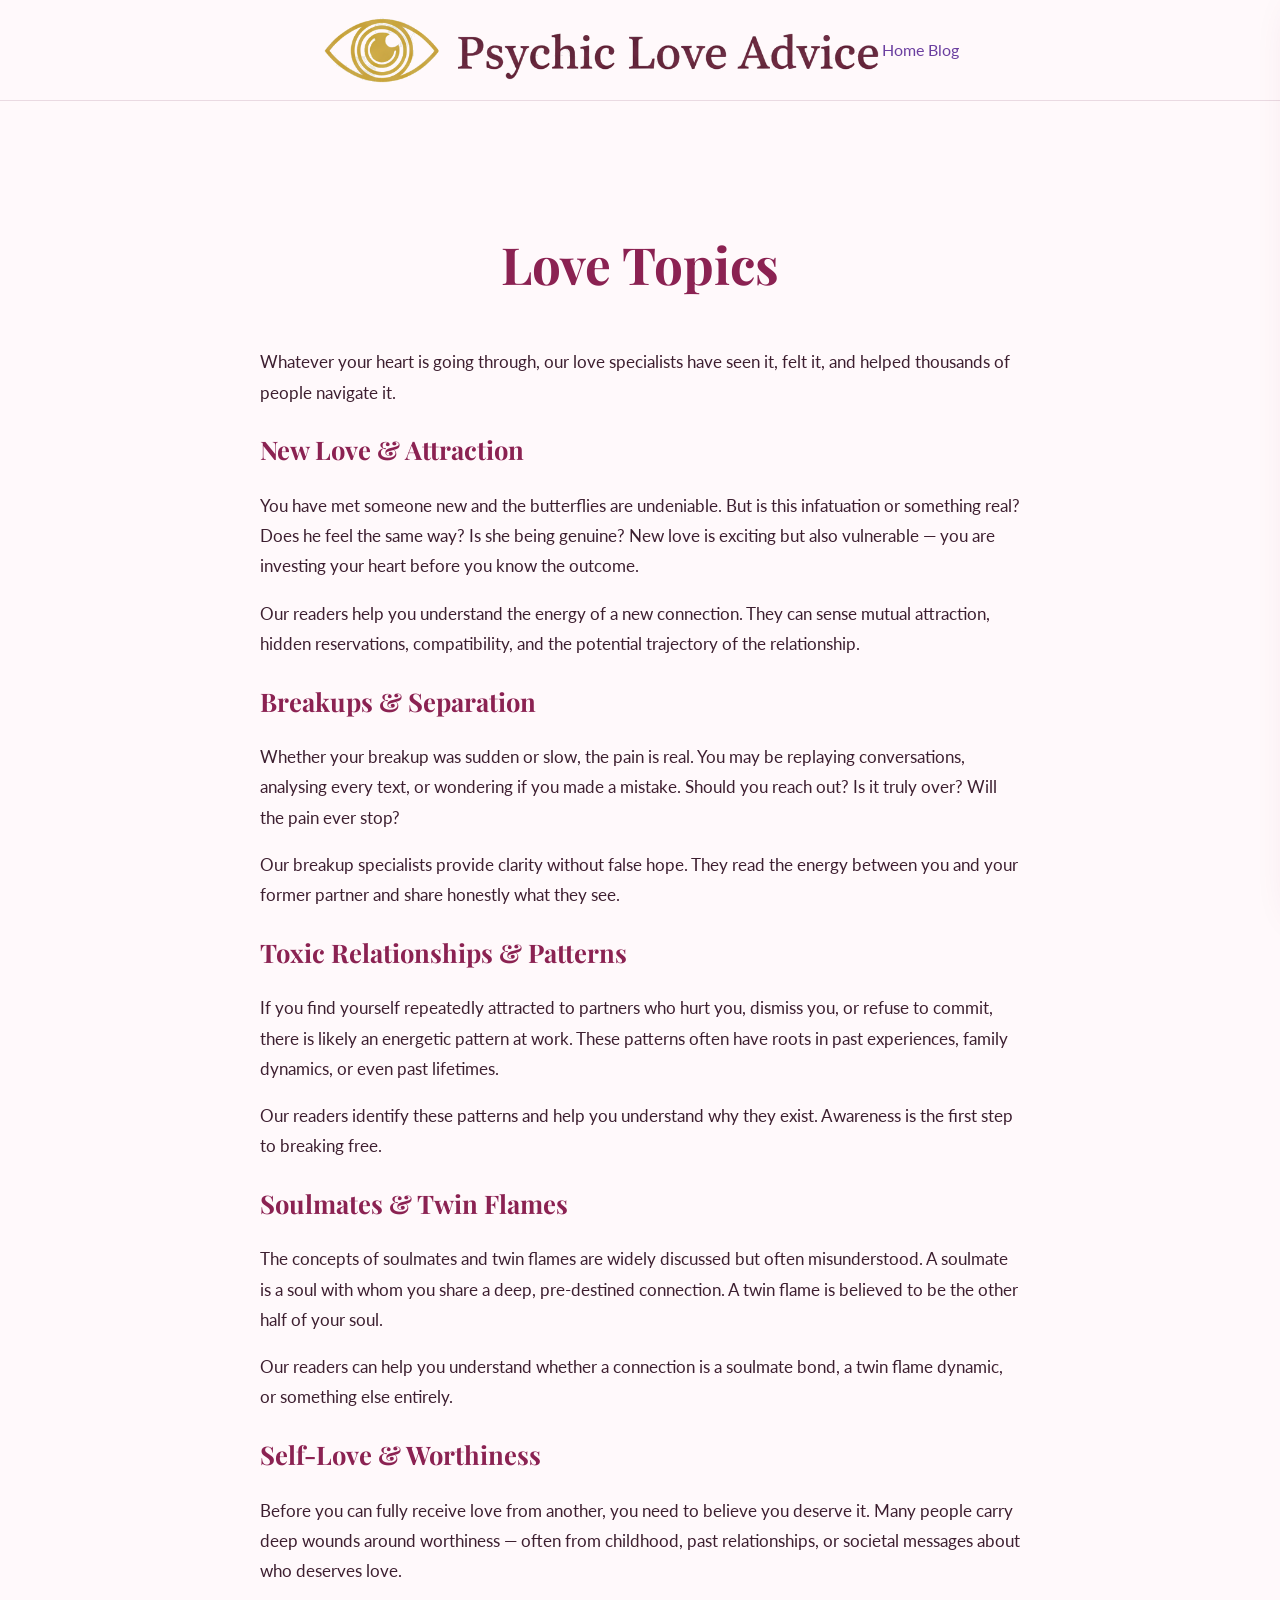
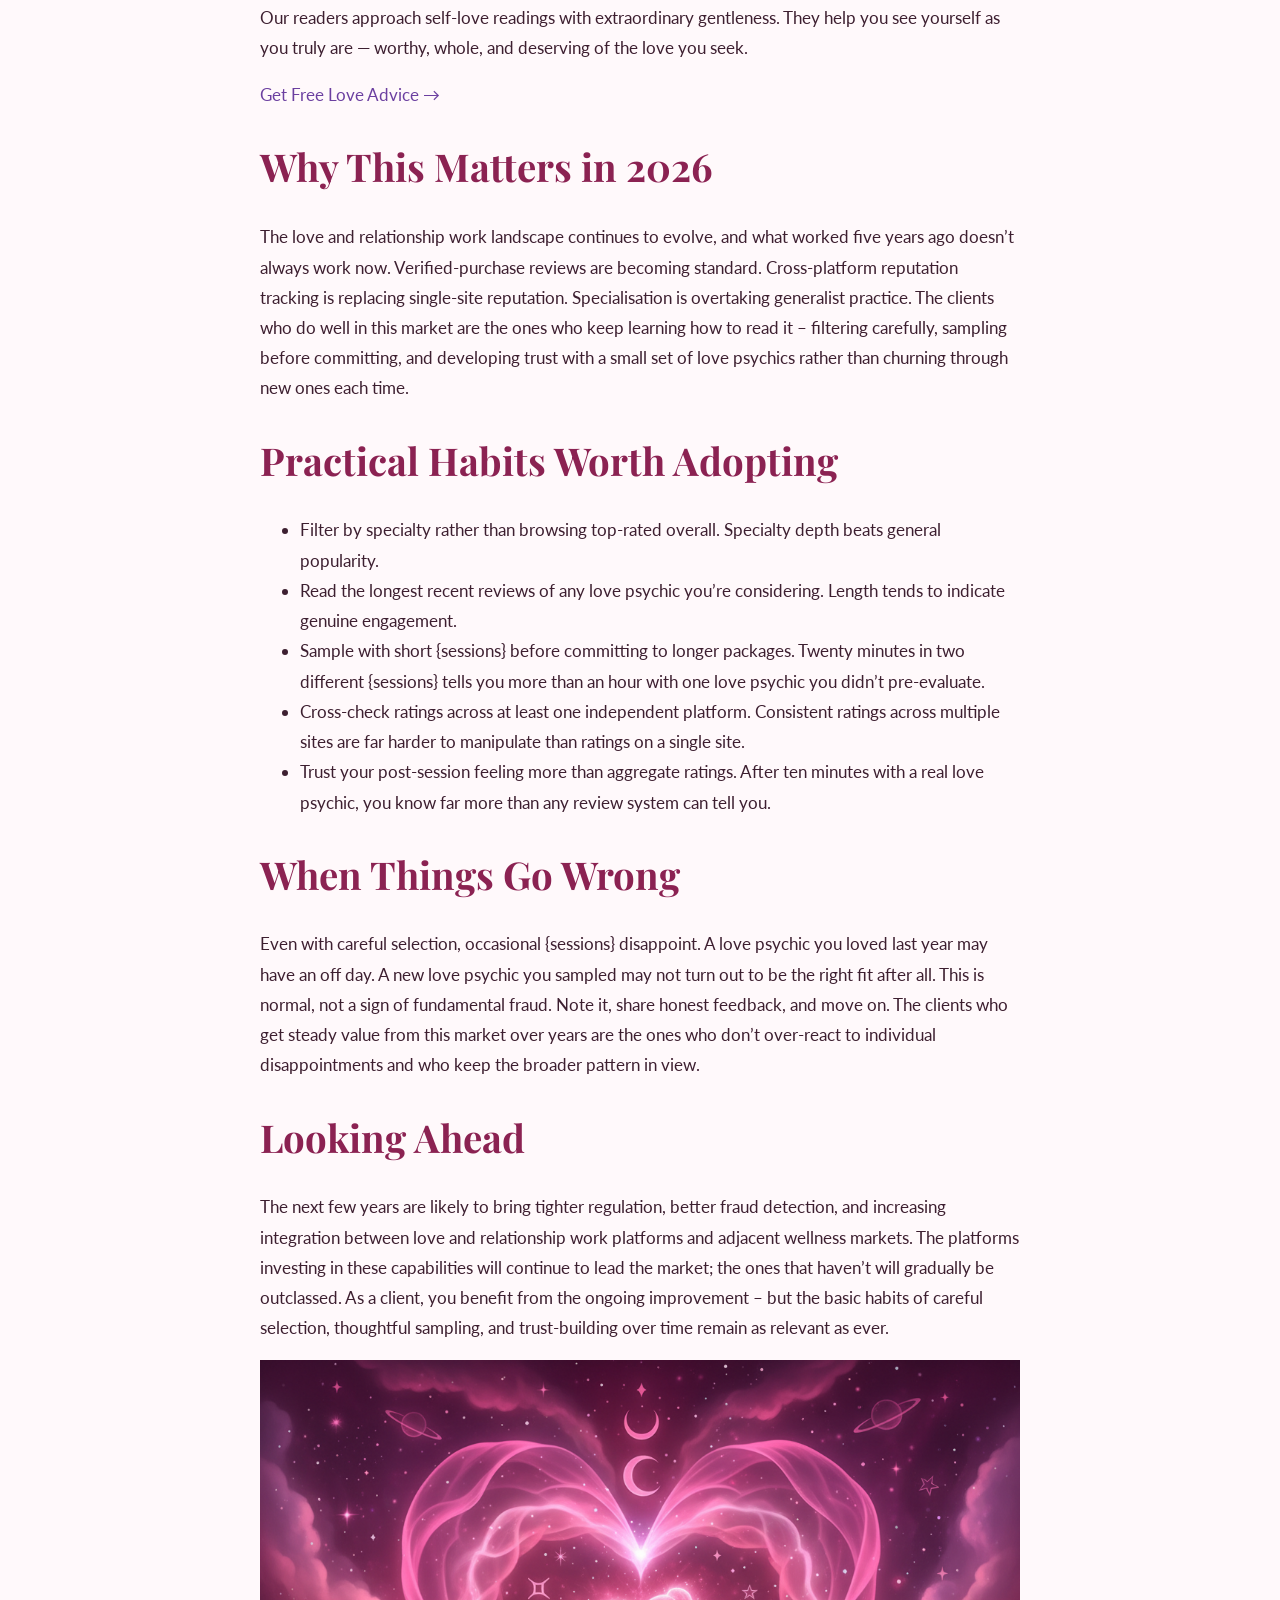
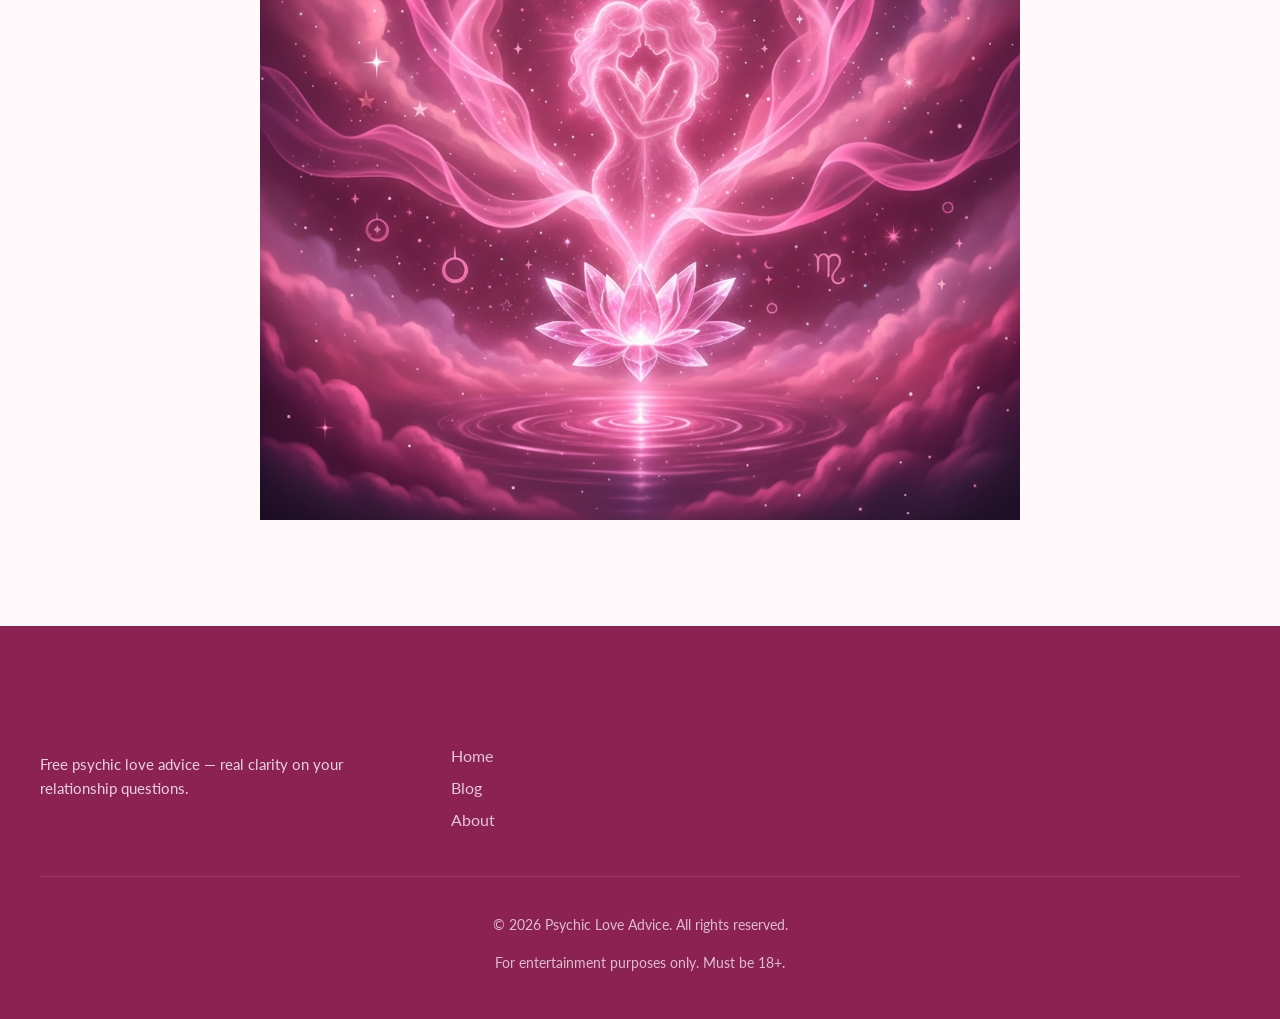
<file: love-topics/index.html>
<!DOCTYPE html>
<html lang="en-US">
<head><meta charset="UTF-8">

<meta name="viewport" content="width=device-width, initial-scale=1.0">
<title>Love Topics – Psychic Love Advice</title>
<meta name="robots" content="max-image-preview:large">
<link rel="dns-prefetch" href="//fonts.googleapis.com">
<link rel="alternate" title="oEmbed (JSON)" type="application/json+oembed" href="/wp-json/oembed/1.0/embed?url=%2Flove-topics%2F">
<link rel="alternate" title="oEmbed (XML)" type="text/xml+oembed" href="/wp-json/oembed/1.0/embed?url=%2Flove-topics%2F&amp;format=xml">
<style id="wp-img-auto-sizes-contain-inline-css">
img:is([sizes=auto i],[sizes^="auto," i]){contain-intrinsic-size:3000px 1500px}
/*# sourceURL=wp-img-auto-sizes-contain-inline-css */
</style>
<style id="wp-emoji-styles-inline-css">

	img.wp-smiley, img.emoji {
		display: inline !important;
		border: none !important;
		box-shadow: none !important;
		height: 1em !important;
		width: 1em !important;
		margin: 0 0.07em !important;
		vertical-align: -0.1em !important;
		background: none !important;
		padding: 0 !important;
	}
/*# sourceURL=wp-emoji-styles-inline-css */
</style>
<style id="wp-block-library-inline-css">
:root{--wp-block-synced-color:#7a00df;--wp-block-synced-color--rgb:122,0,223;--wp-bound-block-color:var(--wp-block-synced-color);--wp-editor-canvas-background:#ddd;--wp-admin-theme-color:#007cba;--wp-admin-theme-color--rgb:0,124,186;--wp-admin-theme-color-darker-10:#006ba1;--wp-admin-theme-color-darker-10--rgb:0,107,160.5;--wp-admin-theme-color-darker-20:#005a87;--wp-admin-theme-color-darker-20--rgb:0,90,135;--wp-admin-border-width-focus:2px}@media (min-resolution:192dpi){:root{--wp-admin-border-width-focus:1.5px}}.wp-element-button{cursor:pointer}:root .has-very-light-gray-background-color{background-color:#eee}:root .has-very-dark-gray-background-color{background-color:#313131}:root .has-very-light-gray-color{color:#eee}:root .has-very-dark-gray-color{color:#313131}:root .has-vivid-green-cyan-to-vivid-cyan-blue-gradient-background{background:linear-gradient(135deg,#00d084,#0693e3)}:root .has-purple-crush-gradient-background{background:linear-gradient(135deg,#34e2e4,#4721fb 50%,#ab1dfe)}:root .has-hazy-dawn-gradient-background{background:linear-gradient(135deg,#faaca8,#dad0ec)}:root .has-subdued-olive-gradient-background{background:linear-gradient(135deg,#fafae1,#67a671)}:root .has-atomic-cream-gradient-background{background:linear-gradient(135deg,#fdd79a,#004a59)}:root .has-nightshade-gradient-background{background:linear-gradient(135deg,#330968,#31cdcf)}:root .has-midnight-gradient-background{background:linear-gradient(135deg,#020381,#2874fc)}:root{--wp--preset--font-size--normal:16px;--wp--preset--font-size--huge:42px}.has-regular-font-size{font-size:1em}.has-larger-font-size{font-size:2.625em}.has-normal-font-size{font-size:var(--wp--preset--font-size--normal)}.has-huge-font-size{font-size:var(--wp--preset--font-size--huge)}.has-text-align-center{text-align:center}.has-text-align-left{text-align:left}.has-text-align-right{text-align:right}.has-fit-text{white-space:nowrap!important}#end-resizable-editor-section{display:none}.aligncenter{clear:both}.items-justified-left{justify-content:flex-start}.items-justified-center{justify-content:center}.items-justified-right{justify-content:flex-end}.items-justified-space-between{justify-content:space-between}.screen-reader-text{border:0;clip-path:inset(50%);height:1px;margin:-1px;overflow:hidden;padding:0;position:absolute;width:1px;word-wrap:normal!important}.screen-reader-text:focus{background-color:#ddd;clip-path:none;color:#444;display:block;font-size:1em;height:auto;left:5px;line-height:normal;padding:15px 23px 14px;text-decoration:none;top:5px;width:auto;z-index:100000}html :where(.has-border-color){border-style:solid}html :where([style*=border-top-color]){border-top-style:solid}html :where([style*=border-right-color]){border-right-style:solid}html :where([style*=border-bottom-color]){border-bottom-style:solid}html :where([style*=border-left-color]){border-left-style:solid}html :where([style*=border-width]){border-style:solid}html :where([style*=border-top-width]){border-top-style:solid}html :where([style*=border-right-width]){border-right-style:solid}html :where([style*=border-bottom-width]){border-bottom-style:solid}html :where([style*=border-left-width]){border-left-style:solid}html :where(img[class*=wp-image-]){height:auto;max-width:100%}:where(figure){margin:0 0 1em}html :where(.is-position-sticky){--wp-admin--admin-bar--position-offset:var(--wp-admin--admin-bar--height,0px)}@media screen and (max-width:600px){html :where(.is-position-sticky){--wp-admin--admin-bar--position-offset:0px}}

/*# sourceURL=wp-block-library-inline-css */
</style>
<style id="wp-block-list-inline-css">
ol,ul{box-sizing:border-box}:root :where(.wp-block-list.has-background){padding:1.25em 2.375em}
/*# sourceURL=/wp-includes/blocks/list/style.min.css */
</style>

<style id="classic-theme-styles-inline-css">
/*! This file is auto-generated */
.wp-block-button__link{color:#fff;background-color:#32373c;border-radius:9999px;box-shadow:none;text-decoration:none;padding:calc(.667em + 2px) calc(1.333em + 2px);font-size:1.125em}.wp-block-file__button{background:#32373c;color:#fff;text-decoration:none}
/*# sourceURL=/wp-includes/css/classic-themes.min.css */
</style>
<style id="global-styles-inline-css">
:root{--wp--preset--aspect-ratio--square: 1;--wp--preset--aspect-ratio--4-3: 4/3;--wp--preset--aspect-ratio--3-4: 3/4;--wp--preset--aspect-ratio--3-2: 3/2;--wp--preset--aspect-ratio--2-3: 2/3;--wp--preset--aspect-ratio--16-9: 16/9;--wp--preset--aspect-ratio--9-16: 9/16;--wp--preset--color--black: #000000;--wp--preset--color--cyan-bluish-gray: #abb8c3;--wp--preset--color--white: #ffffff;--wp--preset--color--pale-pink: #f78da7;--wp--preset--color--vivid-red: #cf2e2e;--wp--preset--color--luminous-vivid-orange: #ff6900;--wp--preset--color--luminous-vivid-amber: #fcb900;--wp--preset--color--light-green-cyan: #7bdcb5;--wp--preset--color--vivid-green-cyan: #00d084;--wp--preset--color--pale-cyan-blue: #8ed1fc;--wp--preset--color--vivid-cyan-blue: #0693e3;--wp--preset--color--vivid-purple: #9b51e0;--wp--preset--gradient--vivid-cyan-blue-to-vivid-purple: linear-gradient(135deg,rgb(6,147,227) 0%,rgb(155,81,224) 100%);--wp--preset--gradient--light-green-cyan-to-vivid-green-cyan: linear-gradient(135deg,rgb(122,220,180) 0%,rgb(0,208,130) 100%);--wp--preset--gradient--luminous-vivid-amber-to-luminous-vivid-orange: linear-gradient(135deg,rgb(252,185,0) 0%,rgb(255,105,0) 100%);--wp--preset--gradient--luminous-vivid-orange-to-vivid-red: linear-gradient(135deg,rgb(255,105,0) 0%,rgb(207,46,46) 100%);--wp--preset--gradient--very-light-gray-to-cyan-bluish-gray: linear-gradient(135deg,rgb(238,238,238) 0%,rgb(169,184,195) 100%);--wp--preset--gradient--cool-to-warm-spectrum: linear-gradient(135deg,rgb(74,234,220) 0%,rgb(151,120,209) 20%,rgb(207,42,186) 40%,rgb(238,44,130) 60%,rgb(251,105,98) 80%,rgb(254,248,76) 100%);--wp--preset--gradient--blush-light-purple: linear-gradient(135deg,rgb(255,206,236) 0%,rgb(152,150,240) 100%);--wp--preset--gradient--blush-bordeaux: linear-gradient(135deg,rgb(254,205,165) 0%,rgb(254,45,45) 50%,rgb(107,0,62) 100%);--wp--preset--gradient--luminous-dusk: linear-gradient(135deg,rgb(255,203,112) 0%,rgb(199,81,192) 50%,rgb(65,88,208) 100%);--wp--preset--gradient--pale-ocean: linear-gradient(135deg,rgb(255,245,203) 0%,rgb(182,227,212) 50%,rgb(51,167,181) 100%);--wp--preset--gradient--electric-grass: linear-gradient(135deg,rgb(202,248,128) 0%,rgb(113,206,126) 100%);--wp--preset--gradient--midnight: linear-gradient(135deg,rgb(2,3,129) 0%,rgb(40,116,252) 100%);--wp--preset--font-size--small: 13px;--wp--preset--font-size--medium: 20px;--wp--preset--font-size--large: 36px;--wp--preset--font-size--x-large: 42px;--wp--preset--spacing--20: 0.44rem;--wp--preset--spacing--30: 0.67rem;--wp--preset--spacing--40: 1rem;--wp--preset--spacing--50: 1.5rem;--wp--preset--spacing--60: 2.25rem;--wp--preset--spacing--70: 3.38rem;--wp--preset--spacing--80: 5.06rem;--wp--preset--shadow--natural: 6px 6px 9px rgba(0, 0, 0, 0.2);--wp--preset--shadow--deep: 12px 12px 50px rgba(0, 0, 0, 0.4);--wp--preset--shadow--sharp: 6px 6px 0px rgba(0, 0, 0, 0.2);--wp--preset--shadow--outlined: 6px 6px 0px -3px rgb(255, 255, 255), 6px 6px rgb(0, 0, 0);--wp--preset--shadow--crisp: 6px 6px 0px rgb(0, 0, 0);}:where(.is-layout-flex){gap: 0.5em;}:where(.is-layout-grid){gap: 0.5em;}body .is-layout-flex{display: flex;}.is-layout-flex{flex-wrap: wrap;align-items: center;}.is-layout-flex > :is(*, div){margin: 0;}body .is-layout-grid{display: grid;}.is-layout-grid > :is(*, div){margin: 0;}:where(.wp-block-columns.is-layout-flex){gap: 2em;}:where(.wp-block-columns.is-layout-grid){gap: 2em;}:where(.wp-block-post-template.is-layout-flex){gap: 1.25em;}:where(.wp-block-post-template.is-layout-grid){gap: 1.25em;}.has-black-color{color: var(--wp--preset--color--black) !important;}.has-cyan-bluish-gray-color{color: var(--wp--preset--color--cyan-bluish-gray) !important;}.has-white-color{color: var(--wp--preset--color--white) !important;}.has-pale-pink-color{color: var(--wp--preset--color--pale-pink) !important;}.has-vivid-red-color{color: var(--wp--preset--color--vivid-red) !important;}.has-luminous-vivid-orange-color{color: var(--wp--preset--color--luminous-vivid-orange) !important;}.has-luminous-vivid-amber-color{color: var(--wp--preset--color--luminous-vivid-amber) !important;}.has-light-green-cyan-color{color: var(--wp--preset--color--light-green-cyan) !important;}.has-vivid-green-cyan-color{color: var(--wp--preset--color--vivid-green-cyan) !important;}.has-pale-cyan-blue-color{color: var(--wp--preset--color--pale-cyan-blue) !important;}.has-vivid-cyan-blue-color{color: var(--wp--preset--color--vivid-cyan-blue) !important;}.has-vivid-purple-color{color: var(--wp--preset--color--vivid-purple) !important;}.has-black-background-color{background-color: var(--wp--preset--color--black) !important;}.has-cyan-bluish-gray-background-color{background-color: var(--wp--preset--color--cyan-bluish-gray) !important;}.has-white-background-color{background-color: var(--wp--preset--color--white) !important;}.has-pale-pink-background-color{background-color: var(--wp--preset--color--pale-pink) !important;}.has-vivid-red-background-color{background-color: var(--wp--preset--color--vivid-red) !important;}.has-luminous-vivid-orange-background-color{background-color: var(--wp--preset--color--luminous-vivid-orange) !important;}.has-luminous-vivid-amber-background-color{background-color: var(--wp--preset--color--luminous-vivid-amber) !important;}.has-light-green-cyan-background-color{background-color: var(--wp--preset--color--light-green-cyan) !important;}.has-vivid-green-cyan-background-color{background-color: var(--wp--preset--color--vivid-green-cyan) !important;}.has-pale-cyan-blue-background-color{background-color: var(--wp--preset--color--pale-cyan-blue) !important;}.has-vivid-cyan-blue-background-color{background-color: var(--wp--preset--color--vivid-cyan-blue) !important;}.has-vivid-purple-background-color{background-color: var(--wp--preset--color--vivid-purple) !important;}.has-black-border-color{border-color: var(--wp--preset--color--black) !important;}.has-cyan-bluish-gray-border-color{border-color: var(--wp--preset--color--cyan-bluish-gray) !important;}.has-white-border-color{border-color: var(--wp--preset--color--white) !important;}.has-pale-pink-border-color{border-color: var(--wp--preset--color--pale-pink) !important;}.has-vivid-red-border-color{border-color: var(--wp--preset--color--vivid-red) !important;}.has-luminous-vivid-orange-border-color{border-color: var(--wp--preset--color--luminous-vivid-orange) !important;}.has-luminous-vivid-amber-border-color{border-color: var(--wp--preset--color--luminous-vivid-amber) !important;}.has-light-green-cyan-border-color{border-color: var(--wp--preset--color--light-green-cyan) !important;}.has-vivid-green-cyan-border-color{border-color: var(--wp--preset--color--vivid-green-cyan) !important;}.has-pale-cyan-blue-border-color{border-color: var(--wp--preset--color--pale-cyan-blue) !important;}.has-vivid-cyan-blue-border-color{border-color: var(--wp--preset--color--vivid-cyan-blue) !important;}.has-vivid-purple-border-color{border-color: var(--wp--preset--color--vivid-purple) !important;}.has-vivid-cyan-blue-to-vivid-purple-gradient-background{background: var(--wp--preset--gradient--vivid-cyan-blue-to-vivid-purple) !important;}.has-light-green-cyan-to-vivid-green-cyan-gradient-background{background: var(--wp--preset--gradient--light-green-cyan-to-vivid-green-cyan) !important;}.has-luminous-vivid-amber-to-luminous-vivid-orange-gradient-background{background: var(--wp--preset--gradient--luminous-vivid-amber-to-luminous-vivid-orange) !important;}.has-luminous-vivid-orange-to-vivid-red-gradient-background{background: var(--wp--preset--gradient--luminous-vivid-orange-to-vivid-red) !important;}.has-very-light-gray-to-cyan-bluish-gray-gradient-background{background: var(--wp--preset--gradient--very-light-gray-to-cyan-bluish-gray) !important;}.has-cool-to-warm-spectrum-gradient-background{background: var(--wp--preset--gradient--cool-to-warm-spectrum) !important;}.has-blush-light-purple-gradient-background{background: var(--wp--preset--gradient--blush-light-purple) !important;}.has-blush-bordeaux-gradient-background{background: var(--wp--preset--gradient--blush-bordeaux) !important;}.has-luminous-dusk-gradient-background{background: var(--wp--preset--gradient--luminous-dusk) !important;}.has-pale-ocean-gradient-background{background: var(--wp--preset--gradient--pale-ocean) !important;}.has-electric-grass-gradient-background{background: var(--wp--preset--gradient--electric-grass) !important;}.has-midnight-gradient-background{background: var(--wp--preset--gradient--midnight) !important;}.has-small-font-size{font-size: var(--wp--preset--font-size--small) !important;}.has-medium-font-size{font-size: var(--wp--preset--font-size--medium) !important;}.has-large-font-size{font-size: var(--wp--preset--font-size--large) !important;}.has-x-large-font-size{font-size: var(--wp--preset--font-size--x-large) !important;}
/*# sourceURL=global-styles-inline-css */
</style>

<link rel="stylesheet" id="plaf-fonts-css" href="https://fonts.googleapis.com/css2?family=Playfair+Display:ital,wght@0,400;0,600;0,700;0,800;1,400&amp;family=Lato:wght@300;400;700&amp;display=swap" media="all">
<link rel="stylesheet" id="plaf-style-css" href="/wp-content/themes/plaf-theme/style.css?ver=1.0.0" media="all">
<link rel="https://api.w.org/" href="/wp-json/"><link rel="alternate" title="JSON" type="application/json" href="/wp-json/wp/v2/pages/7"><link rel="EditURI" type="application/rsd+xml" title="RSD" href="/xmlrpc.php?rsd">
<meta name="generator" content="WordPress 6.9.4">
<link rel="canonical" href="/love-topics/">
<link rel="shortlink" href="/?p=7">
<link rel="icon" href="/wp-content/uploads/2026/03/site_21_favicon.png" sizes="32x32">
<link rel="icon" href="/wp-content/uploads/2026/03/site_21_favicon.png" sizes="192x192">
<link rel="apple-touch-icon" href="/wp-content/uploads/2026/03/site_21_favicon.png">
<meta name="msapplication-TileImage" content="/wp-content/uploads/2026/03/site_21_favicon.png">
		<style id="wp-custom-css">
			@import url('https://fonts.googleapis.com/css2?family=Playfair+Display:ital,wght@0,400;0,600;0,700;0,800;1,400&family=Lato:wght@300;400;700&display=swap');

:root {
  --color-primary: #8B2252;
  --color-secondary: #6B3FA0;
  --color-accent: #D4A843;
  --color-bg: #FFF9FB;
  --color-bg-alt: #F9EEF3;
  --color-text: #3D1F30;
  --color-text-light: #8A6B7A;
  --color-border: #EADAE2;
  --color-success: #6BAF7A;
  --color-danger: #D44D4D;
  --font-heading: 'Playfair Display', serif;
  --font-body: 'Lato', sans-serif;
  --radius-sm: 6px;
  --radius-md: 12px;
  --radius-lg: 20px;
  --shadow-sm: 0 2px 8px rgba(139,34,82,0.06);
  --shadow-md: 0 6px 24px rgba(139,34,82,0.1);
  --shadow-lg: 0 12px 40px rgba(139,34,82,0.16);
  --spacing-xs: 4px;
  --spacing-sm: 8px;
  --spacing-md: 16px;
  --spacing-lg: 32px;
  --spacing-xl: 64px;
  --transition: 0.3s ease;
}

/* Psychic Love Advice - Romantic Rose & Purple */
@import url('https://fonts.googleapis.com/css2?family=Playfair+Display:ital,wght@0,400;0,600;0,700;0,800;1,400&family=Lato:wght@300;400;700&display=swap');
:root{--color-primary:#8B2252;--color-secondary:#6B3FA0;--color-accent:#D4A843;--color-bg:#FFF9FB;--color-bg-alt:#F9EEF3;--color-text:#3D1F30;--color-text-light:#8A6B7A;--color-border:#EADAE2;--font-heading:'Playfair Display',serif;--font-body:'Lato',sans-serif;--radius-sm:6px;--radius-md:12px;--radius-lg:20px;--shadow-sm:0 2px 8px rgba(139,34,82,0.06);--shadow-md:0 6px 24px rgba(139,34,82,0.1);--shadow-lg:0 12px 40px rgba(139,34,82,0.16);--transition:0.3s ease}
*,*::before,*::after{box-sizing:border-box}
body{font-family:var(--font-body);color:var(--color-text);background:var(--color-bg);line-height:1.75;margin:0}
h1,h2,h3,h4,h5,h6{font-family:var(--font-heading);font-weight:700;line-height:1.25;color:var(--color-primary)}
h1{font-size:3.2rem}h2{font-size:2.4rem}h3{font-size:1.6rem}h4{font-size:1.3rem}
a{color:var(--color-secondary);text-decoration:none;transition:var(--transition)}a:hover{color:var(--color-primary)}
.btn{display:inline-block;padding:14px 36px;font-family:var(--font-body);font-weight:700;font-size:1rem;border:none;border-radius:50px;cursor:pointer;transition:var(--transition);text-align:center}
.btn-primary{background:linear-gradient(135deg,var(--color-primary),var(--color-secondary));color:#fff;box-shadow:0 4px 20px rgba(139,34,82,0.3)}
.btn-primary:hover{transform:translateY(-3px);box-shadow:0 8px 30px rgba(139,34,82,0.4)}
.btn-accent{background:var(--color-accent);color:#fff;box-shadow:0 4px 14px rgba(212,168,67,0.3)}
.btn-accent:hover{transform:translateY(-2px);box-shadow:0 6px 20px rgba(212,168,67,0.4)}
.btn-outline{background:transparent;color:var(--color-primary);border:2px solid var(--color-primary);border-radius:50px}
.btn-outline:hover{background:var(--color-primary);color:#fff}
.hero{background:linear-gradient(135deg,#8B2252 0%,#6B3FA0 60%,#5A2D8C 100%);padding:110px 20px 90px;text-align:center;position:relative;overflow:hidden}
.hero::before{content:'';position:absolute;top:0;left:0;right:0;bottom:0;background:radial-gradient(circle at 30% 70%,rgba(212,168,67,0.12) 0%,transparent 50%),radial-gradient(circle at 70% 30%,rgba(255,255,255,0.06) 0%,transparent 50%)}
.hero::after{content:'';position:absolute;top:0;left:0;right:0;bottom:0;background:url("data:image/svg+xml,%3Csvg width='60' height='60' viewBox='0 0 60 60' xmlns='http://www.w3.org/2000/svg'%3E%3Cpath d='M30 15c-3-6-12-8-15-2s2 12 15 20c13-8 18-14 15-20s-12-4-15 2z' fill='%23ffffff' fill-opacity='0.02'/%3E%3C/svg%3E")}
.hero h1{color:#fff;font-size:3.8rem;margin-bottom:0.3em;position:relative}
.hero h1 em{font-style:italic;color:var(--color-accent)}
.hero p{color:rgba(255,255,255,0.8);font-size:1.2rem;max-width:620px;margin:0 auto 2.5rem;position:relative}
.hero .sparkle{color:var(--color-accent);font-size:1.4rem}
.section{padding:80px 20px;max-width:1200px;margin:0 auto}
.section-alt{background:var(--color-bg-alt)}
.section-title{text-align:center;margin-bottom:3rem}
.section-title h2 em{font-style:italic;color:var(--color-secondary)}
.section-title p{color:var(--color-text-light);max-width:580px;margin:0.5rem auto 0}
.card{background:#fff;border:1px solid var(--color-border);border-radius:var(--radius-lg);padding:32px;transition:var(--transition);box-shadow:var(--shadow-sm);position:relative;overflow:hidden}
.card:hover{box-shadow:var(--shadow-lg);transform:translateY(-4px)}
.card::before{content:'';position:absolute;top:0;left:0;right:0;height:3px;background:linear-gradient(90deg,var(--color-primary),var(--color-secondary),var(--color-accent))}
.card-grid{display:grid;grid-template-columns:repeat(auto-fit,minmax(280px,1fr));gap:24px}
.love-card{text-align:center;padding:36px 24px}
.love-card .heart-icon{font-size:2.5rem;margin-bottom:12px;display:block;color:var(--color-primary)}
.love-card h3{font-size:1.3rem;margin-bottom:0.5em}
.testimonial{background:linear-gradient(135deg,#FFF9FB,#F9EEF3);border:1px solid var(--color-border);border-radius:var(--radius-lg);padding:36px;position:relative}
.testimonial::before{content:'\2764';font-size:1.5rem;position:absolute;top:16px;right:20px;opacity:0.2}
.testimonial p{font-style:italic;line-height:1.8;font-size:1.05rem}
.testimonial .author{display:flex;align-items:center;gap:12px;margin-top:1.25rem}
.testimonial .author strong{color:var(--color-primary)}
.testimonial .author span{color:var(--color-text-light);font-size:0.85rem}
.testimonial .compatibility{display:inline-block;padding:2px 10px;border-radius:50px;background:rgba(139,34,82,0.1);color:var(--color-primary);font-size:0.8rem;font-weight:700;margin-top:8px}
.nav{background:rgba(255,249,251,0.95);backdrop-filter:blur(10px);border-bottom:1px solid var(--color-border);padding:14px 24px;position:sticky;top:0;z-index:100;display:flex;align-items:center;justify-content:space-between}
.nav-brand{font-family:var(--font-heading);font-size:1.4rem;font-weight:700;color:var(--color-primary)}
.nav-brand .heart{color:var(--color-accent);margin:0 2px}
.nav-link{color:var(--color-text-light);font-weight:700;padding:8px 16px;border-radius:50px;transition:var(--transition);font-size:0.9rem}
.nav-link:hover,.nav-link.active{color:var(--color-primary);background:var(--color-bg-alt)}
.cta-section{background:linear-gradient(135deg,#8B2252,#6B3FA0);padding:80px 20px;text-align:center;border-radius:var(--radius-lg);margin:40px auto;max-width:1100px;position:relative;overflow:hidden}
.cta-section::before{content:'';position:absolute;inset:0;background:radial-gradient(circle at 50% 50%,rgba(212,168,67,0.1),transparent 60%)}
.cta-section h2{color:#fff;font-size:2.5rem;position:relative}
.cta-section h2 em{font-style:italic;color:var(--color-accent)}
.cta-section p{color:rgba(255,255,255,0.8);font-size:1.15rem;margin-bottom:2rem;position:relative}
.cta-section .btn{background:var(--color-accent);color:#fff;font-size:1.1rem;padding:16px 40px;position:relative}
.cta-section .btn:hover{transform:translateY(-3px);box-shadow:0 8px 30px rgba(0,0,0,0.25)}
form input,form textarea,form select{width:100%;padding:14px 18px;border:1.5px solid var(--color-border);border-radius:var(--radius-md);font-family:var(--font-body);font-size:1rem;transition:var(--transition);background:#fff}
form input:focus,form textarea:focus{outline:none;border-color:var(--color-secondary);box-shadow:0 0 0 4px rgba(107,63,160,0.1)}
form label{display:block;font-weight:700;margin-bottom:6px;color:var(--color-text);font-size:0.95rem}
.footer{background:linear-gradient(135deg,#3D1F30,#2A1540);color:rgba(255,255,255,0.6);padding:60px 20px 30px;font-size:0.9rem;text-align:center}
.footer a{color:var(--color-accent)}
.footer-links{display:flex;justify-content:center;gap:24px;margin-bottom:20px;flex-wrap:wrap}
.footer .footer-brand{font-family:var(--font-heading);font-size:1.3rem;color:#fff;margin-bottom:12px}
.pricing-card{background:#fff;border:2px solid var(--color-border);border-radius:var(--radius-lg);padding:40px 28px;text-align:center;transition:var(--transition)}
.pricing-card:hover{box-shadow:var(--shadow-lg);border-color:var(--color-secondary)}
.pricing-card.featured{border-color:var(--color-primary);position:relative}
.pricing-card.featured::before{content:'\2764 Popular';position:absolute;top:-14px;left:50%;transform:translateX(-50%);background:linear-gradient(135deg,var(--color-primary),var(--color-secondary));color:#fff;padding:4px 20px;border-radius:50px;font-size:0.8rem;font-weight:700}
.pricing-card .price{font-family:var(--font-heading);font-size:3rem;color:var(--color-primary);margin:1rem 0}
.pricing-card .price span{font-size:1rem;color:var(--color-text-light);font-family:var(--font-body)}
.reading-types{display:grid;grid-template-columns:repeat(auto-fit,minmax(200px,1fr));gap:20px}
.reading-type{display:flex;align-items:center;gap:16px;padding:20px;border-radius:var(--radius-md);background:#fff;border:1px solid var(--color-border);transition:var(--transition)}
.reading-type:hover{border-color:var(--color-primary);box-shadow:var(--shadow-md)}
.reading-type .rt-icon{font-size:2rem;width:48px;text-align:center}
.reading-type .rt-label{font-weight:700;color:var(--color-primary);font-size:0.95rem}
.reading-type .rt-desc{font-size:0.85rem;color:var(--color-text-light)}
.love-banner{background:linear-gradient(135deg,#F9EEF3,#FFF9FB);border:1px solid var(--color-border);border-radius:var(--radius-lg);padding:40px;text-align:center;margin:2rem 0}
.love-banner h3{color:var(--color-primary);margin-bottom:0.5em}
.love-banner p{color:var(--color-text-light);max-width:500px;margin:0 auto}
@media(max-width:768px){.hero h1{font-size:2.4rem}.hero{padding:70px 16px 60px}.section{padding:50px 16px}.card-grid{grid-template-columns:1fr}.reading-types{grid-template-columns:1fr}}		</style>
		</head>
<body class="wp-singular page-template-default page page-id-7 wp-custom-logo wp-theme-plaf-theme">
<div class="plaf-mobile-overlay" id="plafMobileOverlay" onclick="plafCloseMobile()"></div>
<nav class="mobile-nav" id="plafMobileNav">
<ul id="menu-main-menu" class="nav-menu"><li id="menu-item-37" class="menu-item menu-item-type-post_type menu-item-object-page menu-item-home menu-item-37"><a href="/">Home</a></li>
<li id="menu-item-38" class="menu-item menu-item-type-post_type menu-item-object-page menu-item-38"><a href="/blog/">Blog</a></li>
</ul></nav>
<header class="nav" id="plafHeader">
<div class="container" style="display:flex;align-items:center;justify-content:space-between;max-width:1200px;margin:0 auto;">
<a href="/" class="nav-brand">
</a><a href="/" class="custom-logo-link" rel="home"><img src="/wp-content/uploads/2026/04/site-logo-v3-1776869567.png" class="custom-logo" alt="Psychic Love Advice" decoding="async"></a>
<div class="nav-desktop" style="display:flex;gap:4px;align-items:center;">
<ul class="nav-menu"><li class="menu-item menu-item-type-post_type menu-item-object-page menu-item-home menu-item-37"><a href="/">Home</a></li>
<li class="menu-item menu-item-type-post_type menu-item-object-page menu-item-38"><a href="/blog/">Blog</a></li>
</ul></div>
<button class="mobile-menu-btn" onclick="plafToggleMobile()" aria-label="Toggle menu">☰</button>
</div>
</header>
<main>
<section class="section" style="max-width:800px;margin:0 auto;">
<article id="page-7">
<div class="section-title"><h1>Love Topics</h1></div>
<div class="entry-content" style="line-height:1.8;font-size:1.05rem;">
<section class="hero-section">
  <div class="hero-content">
    <p class="hero-subheadline">Whatever your heart is going through, our love specialists have seen it, felt it, and helped thousands of people navigate it.</p>
  </div>
</section>

<section class="topics-section">
  <div class="services-grid">
    <div class="service-card">
      <h3>New Love &amp; Attraction</h3>
      <p>You have met someone new and the butterflies are undeniable. But is this infatuation or something real? Does he feel the same way? Is she being genuine? New love is exciting but also vulnerable — you are investing your heart before you know the outcome.</p>
      <p>Our readers help you understand the energy of a new connection. They can sense mutual attraction, hidden reservations, compatibility, and the potential trajectory of the relationship.</p>
    </div>
    <div class="service-card">
      <h3>Breakups &amp; Separation</h3>
      <p>Whether your breakup was sudden or slow, the pain is real. You may be replaying conversations, analysing every text, or wondering if you made a mistake. Should you reach out? Is it truly over? Will the pain ever stop?</p>
      <p>Our breakup specialists provide clarity without false hope. They read the energy between you and your former partner and share honestly what they see.</p>
    </div>
    <div class="service-card">
      <h3>Toxic Relationships &amp; Patterns</h3>
      <p>If you find yourself repeatedly attracted to partners who hurt you, dismiss you, or refuse to commit, there is likely an energetic pattern at work. These patterns often have roots in past experiences, family dynamics, or even past lifetimes.</p>
      <p>Our readers identify these patterns and help you understand why they exist. Awareness is the first step to breaking free.</p>
    </div>
    <div class="service-card">
      <h3>Soulmates &amp; Twin Flames</h3>
      <p>The concepts of soulmates and twin flames are widely discussed but often misunderstood. A soulmate is a soul with whom you share a deep, pre-destined connection. A twin flame is believed to be the other half of your soul.</p>
      <p>Our readers can help you understand whether a connection is a soulmate bond, a twin flame dynamic, or something else entirely.</p>
    </div>
    <div class="service-card">
      <h3>Self-Love &amp; Worthiness</h3>
      <p>Before you can fully receive love from another, you need to believe you deserve it. Many people carry deep wounds around worthiness — often from childhood, past relationships, or societal messages about who deserves love.</p>
      <p>Our readers approach self-love readings with extraordinary gentleness. They help you see yourself as you truly are — worthy, whole, and deserving of the love you seek.</p>
    </div>
  </div>
  <div class="final-cta">
    <a href="/get-free-advice/" class="cta-button">Get Free Love Advice →</a>
  </div>
</section>
<h2>Why This Matters in 2026</h2>
<p>The love and relationship work landscape continues to evolve, and what worked five years ago doesn’t always work now. Verified-purchase reviews are becoming standard. Cross-platform reputation tracking is replacing single-site reputation. Specialisation is overtaking generalist practice. The clients who do well in this market are the ones who keep learning how to read it – filtering carefully, sampling before committing, and developing trust with a small set of love psychics rather than churning through new ones each time.</p>
<h2>Practical Habits Worth Adopting</h2>

<ul class="wp-block-list"><li>Filter by specialty rather than browsing top-rated overall. Specialty depth beats general popularity.</li><li>Read the longest recent reviews of any love psychic you’re considering. Length tends to indicate genuine engagement.</li><li>Sample with short {sessions} before committing to longer packages. Twenty minutes in two different {sessions} tells you more than an hour with one love psychic you didn’t pre-evaluate.</li><li>Cross-check ratings across at least one independent platform. Consistent ratings across multiple sites are far harder to manipulate than ratings on a single site.</li><li>Trust your post-session feeling more than aggregate ratings. After ten minutes with a real love psychic, you know far more than any review system can tell you.</li></ul>

<h2>When Things Go Wrong</h2>
<p>Even with careful selection, occasional {sessions} disappoint. A love psychic you loved last year may have an off day. A new love psychic you sampled may not turn out to be the right fit after all. This is normal, not a sign of fundamental fraud. Note it, share honest feedback, and move on. The clients who get steady value from this market over years are the ones who don’t over-react to individual disappointments and who keep the broader pattern in view.</p>
<h2>Looking Ahead</h2>
<p>The next few years are likely to bring tighter regulation, better fraud detection, and increasing integration between love and relationship work platforms and adjacent wellness markets. The platforms investing in these capabilities will continue to lead the market; the ones that haven’t will gradually be outclassed. As a client, you benefit from the ongoing improvement – but the basic habits of careful selection, thoughtful sampling, and trust-building over time remain as relevant as ever.</p>


<figure class="wp-block-image size-large"><img decoding="async" width="1024" height="576" src="/wp-content/uploads/2026/04/inline_love-topics.png" alt="Love Topics" class="wp-image-50" loading="lazy"></figure>
</div>
</article>
</section>
</main>
<footer class="site-footer" style="background:var(--color-primary);color:#fff;padding:60px 20px 30px;">
<div class="container" style="max-width:1200px;margin:0 auto;">
<div style="display:grid;grid-template-columns:repeat(auto-fit,minmax(220px,1fr));gap:32px;margin-bottom:40px;">
<div><h3 style="font-family:var(--font-heading);font-size:1.4rem;margin-bottom:12px;">Psychic Love Advice</h3>
<p style="opacity:.8;font-size:.95rem;line-height:1.6;">Free psychic love advice — real clarity on your relationship questions.</p></div>
<div><h4 style="font-size:1rem;margin-bottom:12px;opacity:.9;">Quick Links</h4>
<ul style="list-style:none;padding:0;margin:0;">
<li><a href="/" style="color:rgba(255,255,255,.75);text-decoration:none;line-height:2;">Home</a></li>
<li><a href="/blog/" style="color:rgba(255,255,255,.75);text-decoration:none;line-height:2;">Blog</a></li>
<li><a href="/about/" style="color:rgba(255,255,255,.75);text-decoration:none;line-height:2;">About</a></li>
</ul></div>
<div><h4 style="font-size:1rem;margin-bottom:12px;opacity:.9;">Legal</h4>
<ul style="list-style:none;padding:0;margin:0;">
</ul></div>
</div>
<div style="border-top:1px solid rgba(255,255,255,.15);padding-top:24px;text-align:center;font-size:.85rem;opacity:.7;">
<p>© 2026 Psychic Love Advice. All rights reserved.</p>
<p>For entertainment purposes only. Must be 18+.</p></div>
</div></footer>
<a href="#" id="plafBtt" style="position:fixed;bottom:30px;right:30px;width:44px;height:44px;background:var(--color-primary);color:#fff;border-radius:50%;display:none;align-items:center;justify-content:center;font-size:1.3rem;text-decoration:none;box-shadow:var(--shadow-md);z-index:99;" aria-label="Back to top">↑</a>
<script>(function(){var b=document.getElementById('plafBtt');if(b)window.addEventListener('scroll',function(){b.style.display=window.scrollY>400?'flex':'none'})})()</script>
<script type="speculationrules">
{"prefetch":[{"source":"document","where":{"and":[{"href_matches":"/*"},{"not":{"href_matches":["/wp-*.php","/wp-admin/*","/wp-content/uploads/*","/wp-content/*","/wp-content/plugins/*","/wp-content/themes/plaf-theme/*","/*\\?(.+)"]}},{"not":{"selector_matches":"a[rel~=\"nofollow\"]"}},{"not":{"selector_matches":".no-prefetch, .no-prefetch a"}}]},"eagerness":"conservative"}]}
</script>
<script src="/wp-content/themes/plaf-theme/assets/js/navigation.js?ver=1.0.0" id="plaf-nav-js"></script>
<script id="wp-emoji-settings" type="application/json">
{"baseUrl":"https://s.w.org/images/core/emoji/17.0.2/72x72/","ext":".png","svgUrl":"https://s.w.org/images/core/emoji/17.0.2/svg/","svgExt":".svg","source":{"concatemoji":"/wp-includes/js/wp-emoji-release.min.js?ver=6.9.4"}}
</script>
<script type="module">
/*! This file is auto-generated */
const a=JSON.parse(document.getElementById("wp-emoji-settings").textContent),o=(window._wpemojiSettings=a,"wpEmojiSettingsSupports"),s=["flag","emoji"];function i(e){try{var t={supportTests:e,timestamp:(new Date).valueOf()};sessionStorage.setItem(o,JSON.stringify(t))}catch(e){}}function c(e,t,n){e.clearRect(0,0,e.canvas.width,e.canvas.height),e.fillText(t,0,0);t=new Uint32Array(e.getImageData(0,0,e.canvas.width,e.canvas.height).data);e.clearRect(0,0,e.canvas.width,e.canvas.height),e.fillText(n,0,0);const a=new Uint32Array(e.getImageData(0,0,e.canvas.width,e.canvas.height).data);return t.every((e,t)=>e===a[t])}function p(e,t){e.clearRect(0,0,e.canvas.width,e.canvas.height),e.fillText(t,0,0);var n=e.getImageData(16,16,1,1);for(let e=0;e<n.data.length;e++)if(0!==n.data[e])return!1;return!0}function u(e,t,n,a){switch(t){case"flag":return n(e,"\ud83c\udff3\ufe0f\u200d\u26a7\ufe0f","\ud83c\udff3\ufe0f\u200b\u26a7\ufe0f")?!1:!n(e,"\ud83c\udde8\ud83c\uddf6","\ud83c\udde8\u200b\ud83c\uddf6")&&!n(e,"\ud83c\udff4\udb40\udc67\udb40\udc62\udb40\udc65\udb40\udc6e\udb40\udc67\udb40\udc7f","\ud83c\udff4\u200b\udb40\udc67\u200b\udb40\udc62\u200b\udb40\udc65\u200b\udb40\udc6e\u200b\udb40\udc67\u200b\udb40\udc7f");case"emoji":return!a(e,"\ud83e\u1fac8")}return!1}function f(e,t,n,a){let r;const o=(r="undefined"!=typeof WorkerGlobalScope&&self instanceof WorkerGlobalScope?new OffscreenCanvas(300,150):document.createElement("canvas")).getContext("2d",{willReadFrequently:!0}),s=(o.textBaseline="top",o.font="600 32px Arial",{});return e.forEach(e=>{s[e]=t(o,e,n,a)}),s}function r(e){var t=document.createElement("script");t.src=e,t.defer=!0,document.head.appendChild(t)}a.supports={everything:!0,everythingExceptFlag:!0},new Promise(t=>{let n=function(){try{var e=JSON.parse(sessionStorage.getItem(o));if("object"==typeof e&&"number"==typeof e.timestamp&&(new Date).valueOf()<e.timestamp+604800&&"object"==typeof e.supportTests)return e.supportTests}catch(e){}return null}();if(!n){if("undefined"!=typeof Worker&&"undefined"!=typeof OffscreenCanvas&&"undefined"!=typeof URL&&URL.createObjectURL&&"undefined"!=typeof Blob)try{var e="postMessage("+f.toString()+"("+[JSON.stringify(s),u.toString(),c.toString(),p.toString()].join(",")+"));",a=new Blob([e],{type:"text/javascript"});const r=new Worker(URL.createObjectURL(a),{name:"wpTestEmojiSupports"});return void(r.onmessage=e=>{i(n=e.data),r.terminate(),t(n)})}catch(e){}i(n=f(s,u,c,p))}t(n)}).then(e=>{for(const n in e)a.supports[n]=e[n],a.supports.everything=a.supports.everything&&a.supports[n],"flag"!==n&&(a.supports.everythingExceptFlag=a.supports.everythingExceptFlag&&a.supports[n]);var t;a.supports.everythingExceptFlag=a.supports.everythingExceptFlag&&!a.supports.flag,a.supports.everything||((t=a.source||{}).concatemoji?r(t.concatemoji):t.wpemoji&&t.twemoji&&(r(t.twemoji),r(t.wpemoji)))});
//# sourceURL=/wp-includes/js/wp-emoji-loader.min.js
</script>
</body></html>
</file>
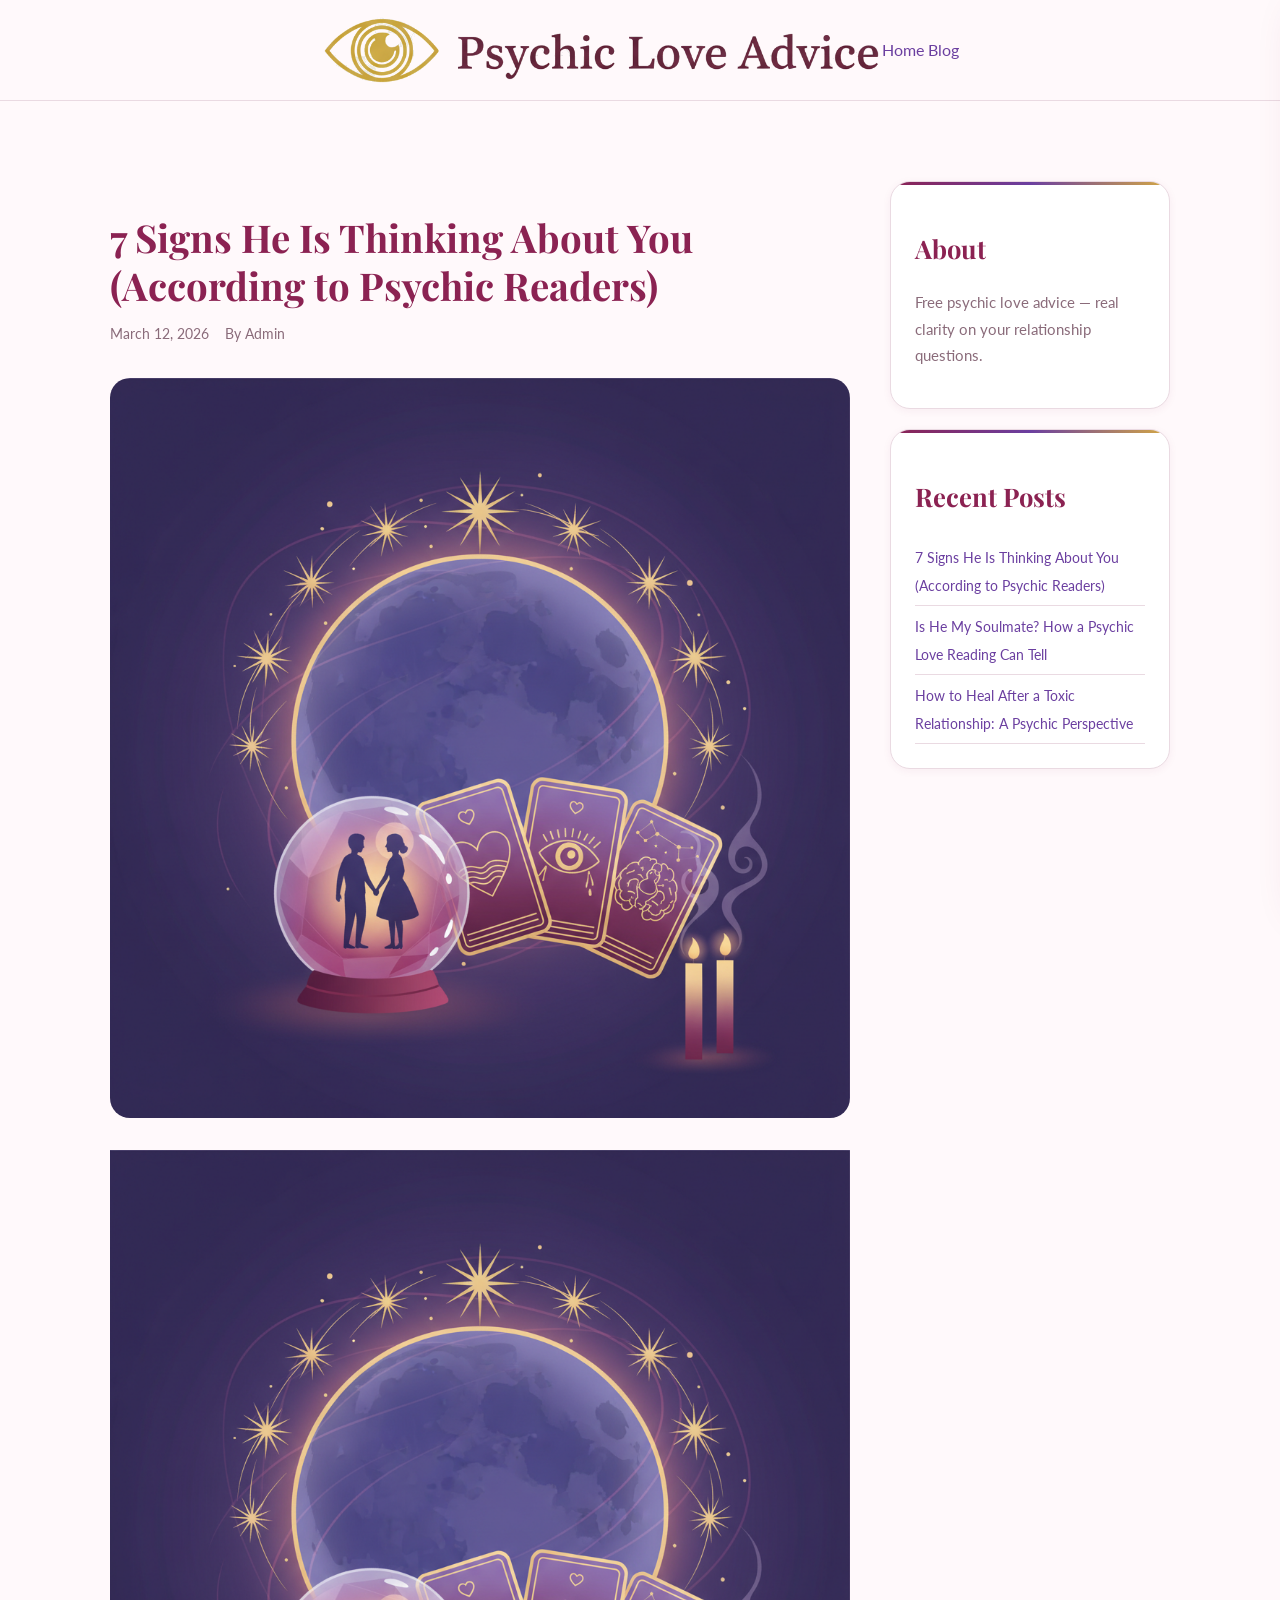
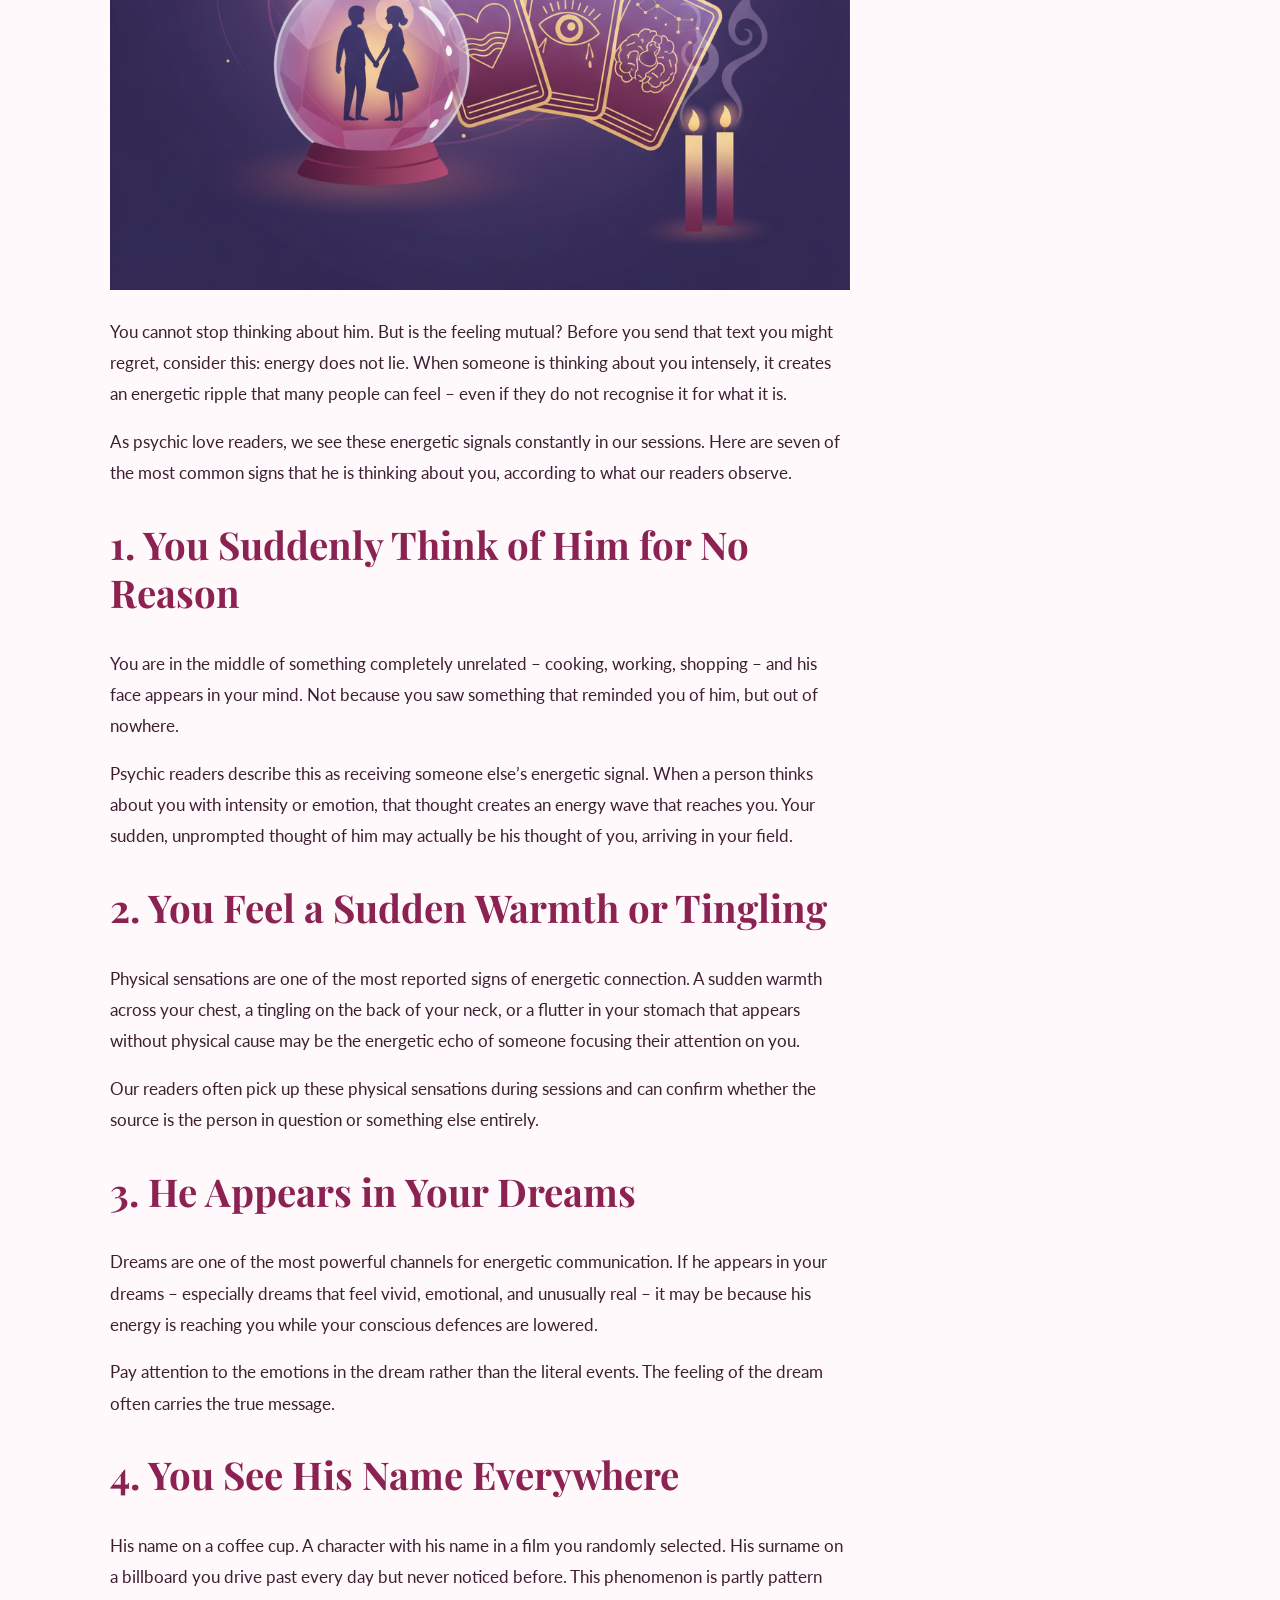
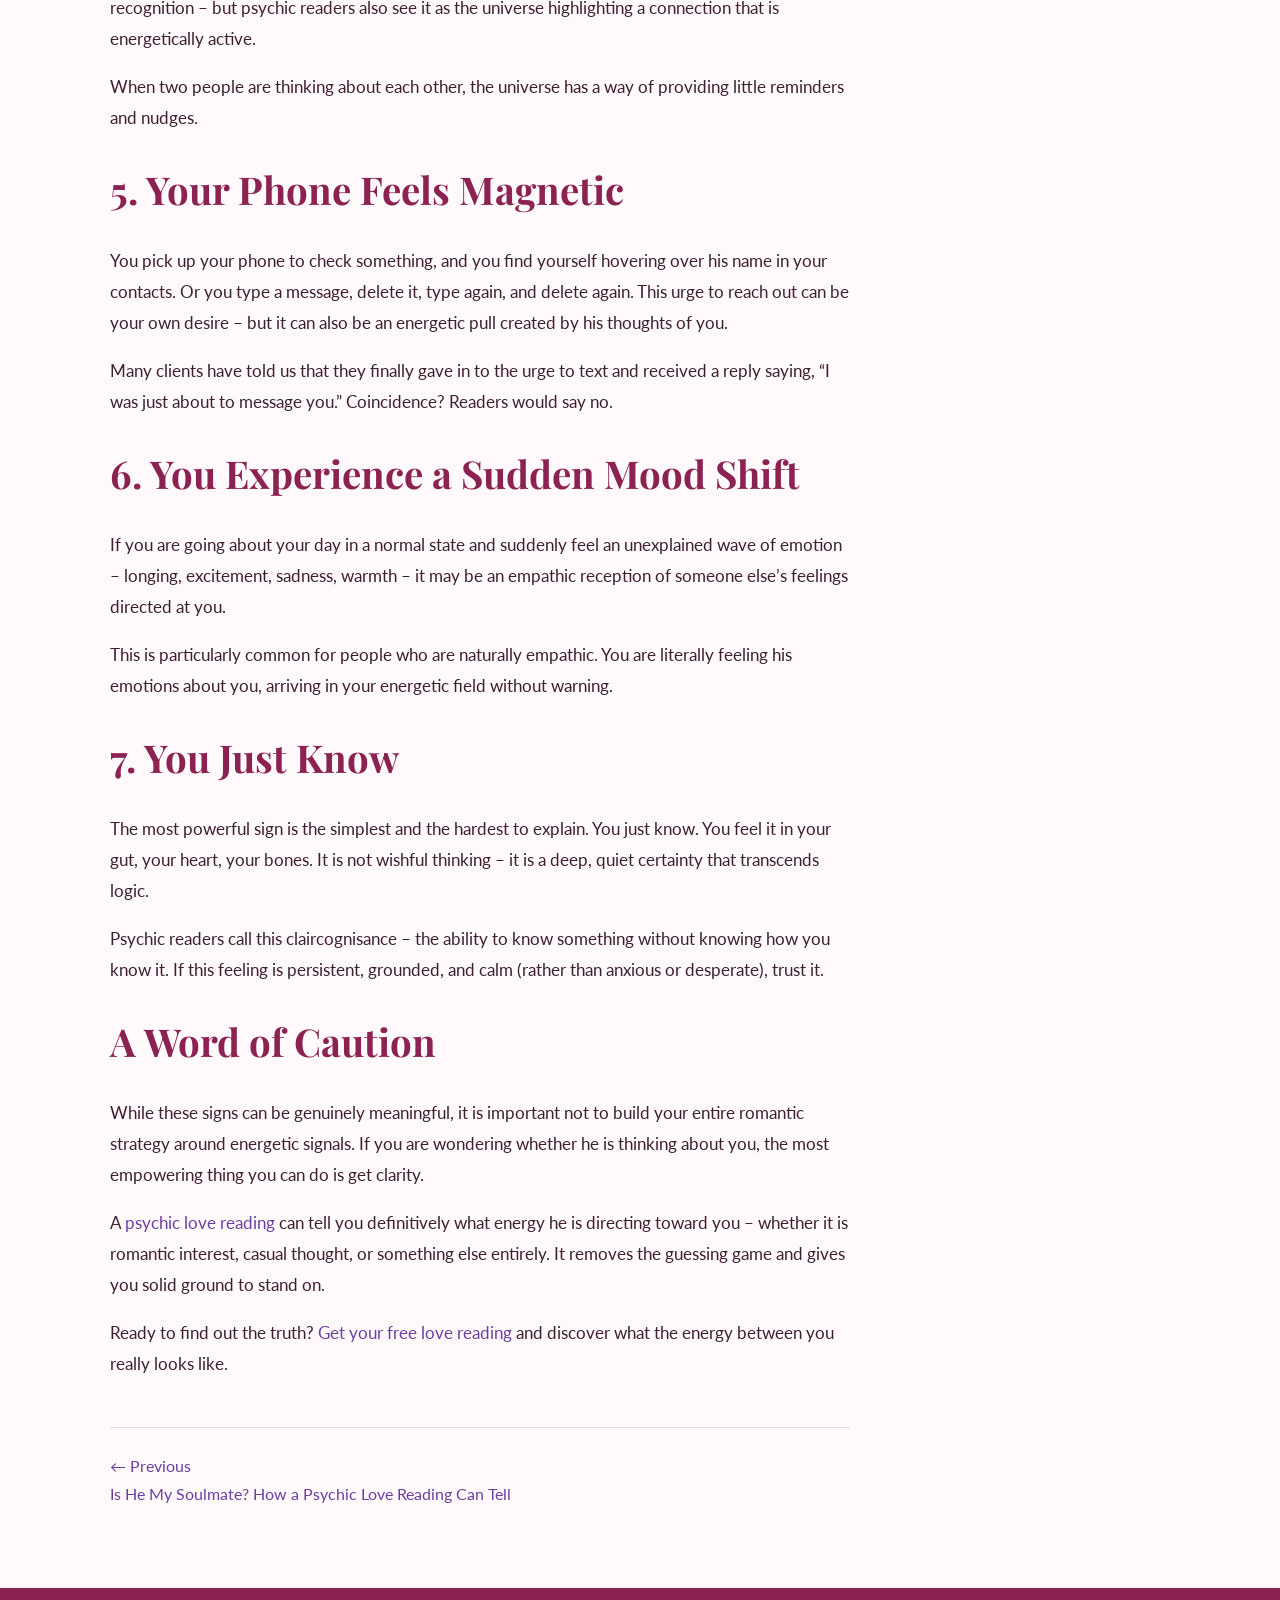
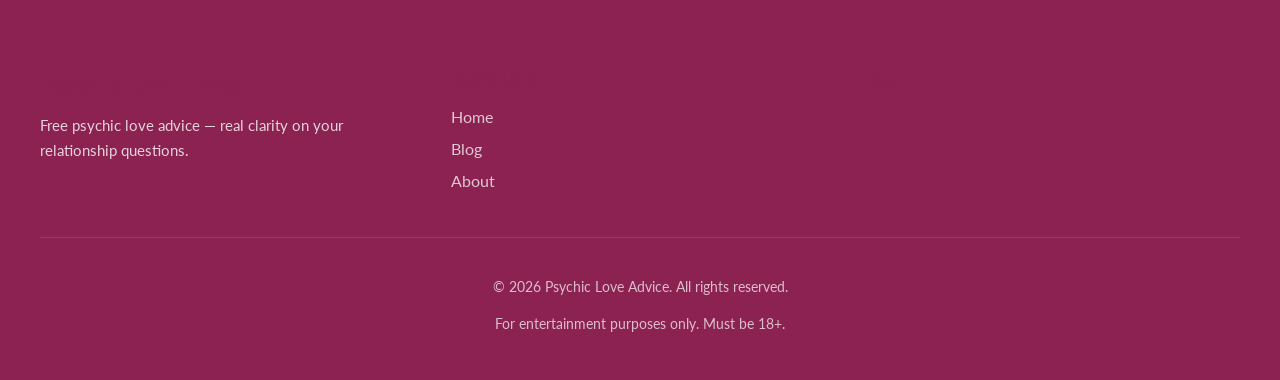
<file: signs-he-is-thinking-about-you/index.html>
<!DOCTYPE html>
<html lang="en-US">
<head><meta charset="UTF-8">

<meta name="viewport" content="width=device-width, initial-scale=1.0">
<title>7 Signs He Is Thinking About You (According to Psychic Readers) – Psychic Love Advice</title>
<meta name="robots" content="max-image-preview:large">
<link rel="dns-prefetch" href="//fonts.googleapis.com">
<link rel="alternate" title="oEmbed (JSON)" type="application/json+oembed" href="/wp-json/oembed/1.0/embed?url=%2Fsigns-he-is-thinking-about-you%2F">
<link rel="alternate" title="oEmbed (XML)" type="text/xml+oembed" href="/wp-json/oembed/1.0/embed?url=%2Fsigns-he-is-thinking-about-you%2F&amp;format=xml">
<style id="wp-img-auto-sizes-contain-inline-css">
img:is([sizes=auto i],[sizes^="auto," i]){contain-intrinsic-size:3000px 1500px}
/*# sourceURL=wp-img-auto-sizes-contain-inline-css */
</style>
<style id="wp-emoji-styles-inline-css">

	img.wp-smiley, img.emoji {
		display: inline !important;
		border: none !important;
		box-shadow: none !important;
		height: 1em !important;
		width: 1em !important;
		margin: 0 0.07em !important;
		vertical-align: -0.1em !important;
		background: none !important;
		padding: 0 !important;
	}
/*# sourceURL=wp-emoji-styles-inline-css */
</style>
<style id="wp-block-library-inline-css">
:root{--wp-block-synced-color:#7a00df;--wp-block-synced-color--rgb:122,0,223;--wp-bound-block-color:var(--wp-block-synced-color);--wp-editor-canvas-background:#ddd;--wp-admin-theme-color:#007cba;--wp-admin-theme-color--rgb:0,124,186;--wp-admin-theme-color-darker-10:#006ba1;--wp-admin-theme-color-darker-10--rgb:0,107,160.5;--wp-admin-theme-color-darker-20:#005a87;--wp-admin-theme-color-darker-20--rgb:0,90,135;--wp-admin-border-width-focus:2px}@media (min-resolution:192dpi){:root{--wp-admin-border-width-focus:1.5px}}.wp-element-button{cursor:pointer}:root .has-very-light-gray-background-color{background-color:#eee}:root .has-very-dark-gray-background-color{background-color:#313131}:root .has-very-light-gray-color{color:#eee}:root .has-very-dark-gray-color{color:#313131}:root .has-vivid-green-cyan-to-vivid-cyan-blue-gradient-background{background:linear-gradient(135deg,#00d084,#0693e3)}:root .has-purple-crush-gradient-background{background:linear-gradient(135deg,#34e2e4,#4721fb 50%,#ab1dfe)}:root .has-hazy-dawn-gradient-background{background:linear-gradient(135deg,#faaca8,#dad0ec)}:root .has-subdued-olive-gradient-background{background:linear-gradient(135deg,#fafae1,#67a671)}:root .has-atomic-cream-gradient-background{background:linear-gradient(135deg,#fdd79a,#004a59)}:root .has-nightshade-gradient-background{background:linear-gradient(135deg,#330968,#31cdcf)}:root .has-midnight-gradient-background{background:linear-gradient(135deg,#020381,#2874fc)}:root{--wp--preset--font-size--normal:16px;--wp--preset--font-size--huge:42px}.has-regular-font-size{font-size:1em}.has-larger-font-size{font-size:2.625em}.has-normal-font-size{font-size:var(--wp--preset--font-size--normal)}.has-huge-font-size{font-size:var(--wp--preset--font-size--huge)}.has-text-align-center{text-align:center}.has-text-align-left{text-align:left}.has-text-align-right{text-align:right}.has-fit-text{white-space:nowrap!important}#end-resizable-editor-section{display:none}.aligncenter{clear:both}.items-justified-left{justify-content:flex-start}.items-justified-center{justify-content:center}.items-justified-right{justify-content:flex-end}.items-justified-space-between{justify-content:space-between}.screen-reader-text{border:0;clip-path:inset(50%);height:1px;margin:-1px;overflow:hidden;padding:0;position:absolute;width:1px;word-wrap:normal!important}.screen-reader-text:focus{background-color:#ddd;clip-path:none;color:#444;display:block;font-size:1em;height:auto;left:5px;line-height:normal;padding:15px 23px 14px;text-decoration:none;top:5px;width:auto;z-index:100000}html :where(.has-border-color){border-style:solid}html :where([style*=border-top-color]){border-top-style:solid}html :where([style*=border-right-color]){border-right-style:solid}html :where([style*=border-bottom-color]){border-bottom-style:solid}html :where([style*=border-left-color]){border-left-style:solid}html :where([style*=border-width]){border-style:solid}html :where([style*=border-top-width]){border-top-style:solid}html :where([style*=border-right-width]){border-right-style:solid}html :where([style*=border-bottom-width]){border-bottom-style:solid}html :where([style*=border-left-width]){border-left-style:solid}html :where(img[class*=wp-image-]){height:auto;max-width:100%}:where(figure){margin:0 0 1em}html :where(.is-position-sticky){--wp-admin--admin-bar--position-offset:var(--wp-admin--admin-bar--height,0px)}@media screen and (max-width:600px){html :where(.is-position-sticky){--wp-admin--admin-bar--position-offset:0px}}

/*# sourceURL=wp-block-library-inline-css */
</style>
<style id="classic-theme-styles-inline-css">
/*! This file is auto-generated */
.wp-block-button__link{color:#fff;background-color:#32373c;border-radius:9999px;box-shadow:none;text-decoration:none;padding:calc(.667em + 2px) calc(1.333em + 2px);font-size:1.125em}.wp-block-file__button{background:#32373c;color:#fff;text-decoration:none}
/*# sourceURL=/wp-includes/css/classic-themes.min.css */
</style>
<style id="global-styles-inline-css">
:root{--wp--preset--aspect-ratio--square: 1;--wp--preset--aspect-ratio--4-3: 4/3;--wp--preset--aspect-ratio--3-4: 3/4;--wp--preset--aspect-ratio--3-2: 3/2;--wp--preset--aspect-ratio--2-3: 2/3;--wp--preset--aspect-ratio--16-9: 16/9;--wp--preset--aspect-ratio--9-16: 9/16;--wp--preset--color--black: #000000;--wp--preset--color--cyan-bluish-gray: #abb8c3;--wp--preset--color--white: #ffffff;--wp--preset--color--pale-pink: #f78da7;--wp--preset--color--vivid-red: #cf2e2e;--wp--preset--color--luminous-vivid-orange: #ff6900;--wp--preset--color--luminous-vivid-amber: #fcb900;--wp--preset--color--light-green-cyan: #7bdcb5;--wp--preset--color--vivid-green-cyan: #00d084;--wp--preset--color--pale-cyan-blue: #8ed1fc;--wp--preset--color--vivid-cyan-blue: #0693e3;--wp--preset--color--vivid-purple: #9b51e0;--wp--preset--gradient--vivid-cyan-blue-to-vivid-purple: linear-gradient(135deg,rgb(6,147,227) 0%,rgb(155,81,224) 100%);--wp--preset--gradient--light-green-cyan-to-vivid-green-cyan: linear-gradient(135deg,rgb(122,220,180) 0%,rgb(0,208,130) 100%);--wp--preset--gradient--luminous-vivid-amber-to-luminous-vivid-orange: linear-gradient(135deg,rgb(252,185,0) 0%,rgb(255,105,0) 100%);--wp--preset--gradient--luminous-vivid-orange-to-vivid-red: linear-gradient(135deg,rgb(255,105,0) 0%,rgb(207,46,46) 100%);--wp--preset--gradient--very-light-gray-to-cyan-bluish-gray: linear-gradient(135deg,rgb(238,238,238) 0%,rgb(169,184,195) 100%);--wp--preset--gradient--cool-to-warm-spectrum: linear-gradient(135deg,rgb(74,234,220) 0%,rgb(151,120,209) 20%,rgb(207,42,186) 40%,rgb(238,44,130) 60%,rgb(251,105,98) 80%,rgb(254,248,76) 100%);--wp--preset--gradient--blush-light-purple: linear-gradient(135deg,rgb(255,206,236) 0%,rgb(152,150,240) 100%);--wp--preset--gradient--blush-bordeaux: linear-gradient(135deg,rgb(254,205,165) 0%,rgb(254,45,45) 50%,rgb(107,0,62) 100%);--wp--preset--gradient--luminous-dusk: linear-gradient(135deg,rgb(255,203,112) 0%,rgb(199,81,192) 50%,rgb(65,88,208) 100%);--wp--preset--gradient--pale-ocean: linear-gradient(135deg,rgb(255,245,203) 0%,rgb(182,227,212) 50%,rgb(51,167,181) 100%);--wp--preset--gradient--electric-grass: linear-gradient(135deg,rgb(202,248,128) 0%,rgb(113,206,126) 100%);--wp--preset--gradient--midnight: linear-gradient(135deg,rgb(2,3,129) 0%,rgb(40,116,252) 100%);--wp--preset--font-size--small: 13px;--wp--preset--font-size--medium: 20px;--wp--preset--font-size--large: 36px;--wp--preset--font-size--x-large: 42px;--wp--preset--spacing--20: 0.44rem;--wp--preset--spacing--30: 0.67rem;--wp--preset--spacing--40: 1rem;--wp--preset--spacing--50: 1.5rem;--wp--preset--spacing--60: 2.25rem;--wp--preset--spacing--70: 3.38rem;--wp--preset--spacing--80: 5.06rem;--wp--preset--shadow--natural: 6px 6px 9px rgba(0, 0, 0, 0.2);--wp--preset--shadow--deep: 12px 12px 50px rgba(0, 0, 0, 0.4);--wp--preset--shadow--sharp: 6px 6px 0px rgba(0, 0, 0, 0.2);--wp--preset--shadow--outlined: 6px 6px 0px -3px rgb(255, 255, 255), 6px 6px rgb(0, 0, 0);--wp--preset--shadow--crisp: 6px 6px 0px rgb(0, 0, 0);}:where(.is-layout-flex){gap: 0.5em;}:where(.is-layout-grid){gap: 0.5em;}body .is-layout-flex{display: flex;}.is-layout-flex{flex-wrap: wrap;align-items: center;}.is-layout-flex > :is(*, div){margin: 0;}body .is-layout-grid{display: grid;}.is-layout-grid > :is(*, div){margin: 0;}:where(.wp-block-columns.is-layout-flex){gap: 2em;}:where(.wp-block-columns.is-layout-grid){gap: 2em;}:where(.wp-block-post-template.is-layout-flex){gap: 1.25em;}:where(.wp-block-post-template.is-layout-grid){gap: 1.25em;}.has-black-color{color: var(--wp--preset--color--black) !important;}.has-cyan-bluish-gray-color{color: var(--wp--preset--color--cyan-bluish-gray) !important;}.has-white-color{color: var(--wp--preset--color--white) !important;}.has-pale-pink-color{color: var(--wp--preset--color--pale-pink) !important;}.has-vivid-red-color{color: var(--wp--preset--color--vivid-red) !important;}.has-luminous-vivid-orange-color{color: var(--wp--preset--color--luminous-vivid-orange) !important;}.has-luminous-vivid-amber-color{color: var(--wp--preset--color--luminous-vivid-amber) !important;}.has-light-green-cyan-color{color: var(--wp--preset--color--light-green-cyan) !important;}.has-vivid-green-cyan-color{color: var(--wp--preset--color--vivid-green-cyan) !important;}.has-pale-cyan-blue-color{color: var(--wp--preset--color--pale-cyan-blue) !important;}.has-vivid-cyan-blue-color{color: var(--wp--preset--color--vivid-cyan-blue) !important;}.has-vivid-purple-color{color: var(--wp--preset--color--vivid-purple) !important;}.has-black-background-color{background-color: var(--wp--preset--color--black) !important;}.has-cyan-bluish-gray-background-color{background-color: var(--wp--preset--color--cyan-bluish-gray) !important;}.has-white-background-color{background-color: var(--wp--preset--color--white) !important;}.has-pale-pink-background-color{background-color: var(--wp--preset--color--pale-pink) !important;}.has-vivid-red-background-color{background-color: var(--wp--preset--color--vivid-red) !important;}.has-luminous-vivid-orange-background-color{background-color: var(--wp--preset--color--luminous-vivid-orange) !important;}.has-luminous-vivid-amber-background-color{background-color: var(--wp--preset--color--luminous-vivid-amber) !important;}.has-light-green-cyan-background-color{background-color: var(--wp--preset--color--light-green-cyan) !important;}.has-vivid-green-cyan-background-color{background-color: var(--wp--preset--color--vivid-green-cyan) !important;}.has-pale-cyan-blue-background-color{background-color: var(--wp--preset--color--pale-cyan-blue) !important;}.has-vivid-cyan-blue-background-color{background-color: var(--wp--preset--color--vivid-cyan-blue) !important;}.has-vivid-purple-background-color{background-color: var(--wp--preset--color--vivid-purple) !important;}.has-black-border-color{border-color: var(--wp--preset--color--black) !important;}.has-cyan-bluish-gray-border-color{border-color: var(--wp--preset--color--cyan-bluish-gray) !important;}.has-white-border-color{border-color: var(--wp--preset--color--white) !important;}.has-pale-pink-border-color{border-color: var(--wp--preset--color--pale-pink) !important;}.has-vivid-red-border-color{border-color: var(--wp--preset--color--vivid-red) !important;}.has-luminous-vivid-orange-border-color{border-color: var(--wp--preset--color--luminous-vivid-orange) !important;}.has-luminous-vivid-amber-border-color{border-color: var(--wp--preset--color--luminous-vivid-amber) !important;}.has-light-green-cyan-border-color{border-color: var(--wp--preset--color--light-green-cyan) !important;}.has-vivid-green-cyan-border-color{border-color: var(--wp--preset--color--vivid-green-cyan) !important;}.has-pale-cyan-blue-border-color{border-color: var(--wp--preset--color--pale-cyan-blue) !important;}.has-vivid-cyan-blue-border-color{border-color: var(--wp--preset--color--vivid-cyan-blue) !important;}.has-vivid-purple-border-color{border-color: var(--wp--preset--color--vivid-purple) !important;}.has-vivid-cyan-blue-to-vivid-purple-gradient-background{background: var(--wp--preset--gradient--vivid-cyan-blue-to-vivid-purple) !important;}.has-light-green-cyan-to-vivid-green-cyan-gradient-background{background: var(--wp--preset--gradient--light-green-cyan-to-vivid-green-cyan) !important;}.has-luminous-vivid-amber-to-luminous-vivid-orange-gradient-background{background: var(--wp--preset--gradient--luminous-vivid-amber-to-luminous-vivid-orange) !important;}.has-luminous-vivid-orange-to-vivid-red-gradient-background{background: var(--wp--preset--gradient--luminous-vivid-orange-to-vivid-red) !important;}.has-very-light-gray-to-cyan-bluish-gray-gradient-background{background: var(--wp--preset--gradient--very-light-gray-to-cyan-bluish-gray) !important;}.has-cool-to-warm-spectrum-gradient-background{background: var(--wp--preset--gradient--cool-to-warm-spectrum) !important;}.has-blush-light-purple-gradient-background{background: var(--wp--preset--gradient--blush-light-purple) !important;}.has-blush-bordeaux-gradient-background{background: var(--wp--preset--gradient--blush-bordeaux) !important;}.has-luminous-dusk-gradient-background{background: var(--wp--preset--gradient--luminous-dusk) !important;}.has-pale-ocean-gradient-background{background: var(--wp--preset--gradient--pale-ocean) !important;}.has-electric-grass-gradient-background{background: var(--wp--preset--gradient--electric-grass) !important;}.has-midnight-gradient-background{background: var(--wp--preset--gradient--midnight) !important;}.has-small-font-size{font-size: var(--wp--preset--font-size--small) !important;}.has-medium-font-size{font-size: var(--wp--preset--font-size--medium) !important;}.has-large-font-size{font-size: var(--wp--preset--font-size--large) !important;}.has-x-large-font-size{font-size: var(--wp--preset--font-size--x-large) !important;}
/*# sourceURL=global-styles-inline-css */
</style>

<link rel="stylesheet" id="plaf-fonts-css" href="https://fonts.googleapis.com/css2?family=Playfair+Display:ital,wght@0,400;0,600;0,700;0,800;1,400&amp;family=Lato:wght@300;400;700&amp;display=swap" media="all">
<link rel="stylesheet" id="plaf-style-css" href="/wp-content/themes/plaf-theme/style.css?ver=1.0.0" media="all">
<link rel="https://api.w.org/" href="/wp-json/"><link rel="alternate" title="JSON" type="application/json" href="/wp-json/wp/v2/posts/14"><link rel="EditURI" type="application/rsd+xml" title="RSD" href="/xmlrpc.php?rsd">
<meta name="generator" content="WordPress 6.9.4">
<link rel="canonical" href="/signs-he-is-thinking-about-you/">
<link rel="shortlink" href="/?p=14">
<link rel="icon" href="/wp-content/uploads/2026/03/site_21_favicon.png" sizes="32x32">
<link rel="icon" href="/wp-content/uploads/2026/03/site_21_favicon.png" sizes="192x192">
<link rel="apple-touch-icon" href="/wp-content/uploads/2026/03/site_21_favicon.png">
<meta name="msapplication-TileImage" content="/wp-content/uploads/2026/03/site_21_favicon.png">
		<style id="wp-custom-css">
			@import url('https://fonts.googleapis.com/css2?family=Playfair+Display:ital,wght@0,400;0,600;0,700;0,800;1,400&family=Lato:wght@300;400;700&display=swap');

:root {
  --color-primary: #8B2252;
  --color-secondary: #6B3FA0;
  --color-accent: #D4A843;
  --color-bg: #FFF9FB;
  --color-bg-alt: #F9EEF3;
  --color-text: #3D1F30;
  --color-text-light: #8A6B7A;
  --color-border: #EADAE2;
  --color-success: #6BAF7A;
  --color-danger: #D44D4D;
  --font-heading: 'Playfair Display', serif;
  --font-body: 'Lato', sans-serif;
  --radius-sm: 6px;
  --radius-md: 12px;
  --radius-lg: 20px;
  --shadow-sm: 0 2px 8px rgba(139,34,82,0.06);
  --shadow-md: 0 6px 24px rgba(139,34,82,0.1);
  --shadow-lg: 0 12px 40px rgba(139,34,82,0.16);
  --spacing-xs: 4px;
  --spacing-sm: 8px;
  --spacing-md: 16px;
  --spacing-lg: 32px;
  --spacing-xl: 64px;
  --transition: 0.3s ease;
}

/* Psychic Love Advice - Romantic Rose & Purple */
@import url('https://fonts.googleapis.com/css2?family=Playfair+Display:ital,wght@0,400;0,600;0,700;0,800;1,400&family=Lato:wght@300;400;700&display=swap');
:root{--color-primary:#8B2252;--color-secondary:#6B3FA0;--color-accent:#D4A843;--color-bg:#FFF9FB;--color-bg-alt:#F9EEF3;--color-text:#3D1F30;--color-text-light:#8A6B7A;--color-border:#EADAE2;--font-heading:'Playfair Display',serif;--font-body:'Lato',sans-serif;--radius-sm:6px;--radius-md:12px;--radius-lg:20px;--shadow-sm:0 2px 8px rgba(139,34,82,0.06);--shadow-md:0 6px 24px rgba(139,34,82,0.1);--shadow-lg:0 12px 40px rgba(139,34,82,0.16);--transition:0.3s ease}
*,*::before,*::after{box-sizing:border-box}
body{font-family:var(--font-body);color:var(--color-text);background:var(--color-bg);line-height:1.75;margin:0}
h1,h2,h3,h4,h5,h6{font-family:var(--font-heading);font-weight:700;line-height:1.25;color:var(--color-primary)}
h1{font-size:3.2rem}h2{font-size:2.4rem}h3{font-size:1.6rem}h4{font-size:1.3rem}
a{color:var(--color-secondary);text-decoration:none;transition:var(--transition)}a:hover{color:var(--color-primary)}
.btn{display:inline-block;padding:14px 36px;font-family:var(--font-body);font-weight:700;font-size:1rem;border:none;border-radius:50px;cursor:pointer;transition:var(--transition);text-align:center}
.btn-primary{background:linear-gradient(135deg,var(--color-primary),var(--color-secondary));color:#fff;box-shadow:0 4px 20px rgba(139,34,82,0.3)}
.btn-primary:hover{transform:translateY(-3px);box-shadow:0 8px 30px rgba(139,34,82,0.4)}
.btn-accent{background:var(--color-accent);color:#fff;box-shadow:0 4px 14px rgba(212,168,67,0.3)}
.btn-accent:hover{transform:translateY(-2px);box-shadow:0 6px 20px rgba(212,168,67,0.4)}
.btn-outline{background:transparent;color:var(--color-primary);border:2px solid var(--color-primary);border-radius:50px}
.btn-outline:hover{background:var(--color-primary);color:#fff}
.hero{background:linear-gradient(135deg,#8B2252 0%,#6B3FA0 60%,#5A2D8C 100%);padding:110px 20px 90px;text-align:center;position:relative;overflow:hidden}
.hero::before{content:'';position:absolute;top:0;left:0;right:0;bottom:0;background:radial-gradient(circle at 30% 70%,rgba(212,168,67,0.12) 0%,transparent 50%),radial-gradient(circle at 70% 30%,rgba(255,255,255,0.06) 0%,transparent 50%)}
.hero::after{content:'';position:absolute;top:0;left:0;right:0;bottom:0;background:url("data:image/svg+xml,%3Csvg width='60' height='60' viewBox='0 0 60 60' xmlns='http://www.w3.org/2000/svg'%3E%3Cpath d='M30 15c-3-6-12-8-15-2s2 12 15 20c13-8 18-14 15-20s-12-4-15 2z' fill='%23ffffff' fill-opacity='0.02'/%3E%3C/svg%3E")}
.hero h1{color:#fff;font-size:3.8rem;margin-bottom:0.3em;position:relative}
.hero h1 em{font-style:italic;color:var(--color-accent)}
.hero p{color:rgba(255,255,255,0.8);font-size:1.2rem;max-width:620px;margin:0 auto 2.5rem;position:relative}
.hero .sparkle{color:var(--color-accent);font-size:1.4rem}
.section{padding:80px 20px;max-width:1200px;margin:0 auto}
.section-alt{background:var(--color-bg-alt)}
.section-title{text-align:center;margin-bottom:3rem}
.section-title h2 em{font-style:italic;color:var(--color-secondary)}
.section-title p{color:var(--color-text-light);max-width:580px;margin:0.5rem auto 0}
.card{background:#fff;border:1px solid var(--color-border);border-radius:var(--radius-lg);padding:32px;transition:var(--transition);box-shadow:var(--shadow-sm);position:relative;overflow:hidden}
.card:hover{box-shadow:var(--shadow-lg);transform:translateY(-4px)}
.card::before{content:'';position:absolute;top:0;left:0;right:0;height:3px;background:linear-gradient(90deg,var(--color-primary),var(--color-secondary),var(--color-accent))}
.card-grid{display:grid;grid-template-columns:repeat(auto-fit,minmax(280px,1fr));gap:24px}
.love-card{text-align:center;padding:36px 24px}
.love-card .heart-icon{font-size:2.5rem;margin-bottom:12px;display:block;color:var(--color-primary)}
.love-card h3{font-size:1.3rem;margin-bottom:0.5em}
.testimonial{background:linear-gradient(135deg,#FFF9FB,#F9EEF3);border:1px solid var(--color-border);border-radius:var(--radius-lg);padding:36px;position:relative}
.testimonial::before{content:'\2764';font-size:1.5rem;position:absolute;top:16px;right:20px;opacity:0.2}
.testimonial p{font-style:italic;line-height:1.8;font-size:1.05rem}
.testimonial .author{display:flex;align-items:center;gap:12px;margin-top:1.25rem}
.testimonial .author strong{color:var(--color-primary)}
.testimonial .author span{color:var(--color-text-light);font-size:0.85rem}
.testimonial .compatibility{display:inline-block;padding:2px 10px;border-radius:50px;background:rgba(139,34,82,0.1);color:var(--color-primary);font-size:0.8rem;font-weight:700;margin-top:8px}
.nav{background:rgba(255,249,251,0.95);backdrop-filter:blur(10px);border-bottom:1px solid var(--color-border);padding:14px 24px;position:sticky;top:0;z-index:100;display:flex;align-items:center;justify-content:space-between}
.nav-brand{font-family:var(--font-heading);font-size:1.4rem;font-weight:700;color:var(--color-primary)}
.nav-brand .heart{color:var(--color-accent);margin:0 2px}
.nav-link{color:var(--color-text-light);font-weight:700;padding:8px 16px;border-radius:50px;transition:var(--transition);font-size:0.9rem}
.nav-link:hover,.nav-link.active{color:var(--color-primary);background:var(--color-bg-alt)}
.cta-section{background:linear-gradient(135deg,#8B2252,#6B3FA0);padding:80px 20px;text-align:center;border-radius:var(--radius-lg);margin:40px auto;max-width:1100px;position:relative;overflow:hidden}
.cta-section::before{content:'';position:absolute;inset:0;background:radial-gradient(circle at 50% 50%,rgba(212,168,67,0.1),transparent 60%)}
.cta-section h2{color:#fff;font-size:2.5rem;position:relative}
.cta-section h2 em{font-style:italic;color:var(--color-accent)}
.cta-section p{color:rgba(255,255,255,0.8);font-size:1.15rem;margin-bottom:2rem;position:relative}
.cta-section .btn{background:var(--color-accent);color:#fff;font-size:1.1rem;padding:16px 40px;position:relative}
.cta-section .btn:hover{transform:translateY(-3px);box-shadow:0 8px 30px rgba(0,0,0,0.25)}
form input,form textarea,form select{width:100%;padding:14px 18px;border:1.5px solid var(--color-border);border-radius:var(--radius-md);font-family:var(--font-body);font-size:1rem;transition:var(--transition);background:#fff}
form input:focus,form textarea:focus{outline:none;border-color:var(--color-secondary);box-shadow:0 0 0 4px rgba(107,63,160,0.1)}
form label{display:block;font-weight:700;margin-bottom:6px;color:var(--color-text);font-size:0.95rem}
.footer{background:linear-gradient(135deg,#3D1F30,#2A1540);color:rgba(255,255,255,0.6);padding:60px 20px 30px;font-size:0.9rem;text-align:center}
.footer a{color:var(--color-accent)}
.footer-links{display:flex;justify-content:center;gap:24px;margin-bottom:20px;flex-wrap:wrap}
.footer .footer-brand{font-family:var(--font-heading);font-size:1.3rem;color:#fff;margin-bottom:12px}
.pricing-card{background:#fff;border:2px solid var(--color-border);border-radius:var(--radius-lg);padding:40px 28px;text-align:center;transition:var(--transition)}
.pricing-card:hover{box-shadow:var(--shadow-lg);border-color:var(--color-secondary)}
.pricing-card.featured{border-color:var(--color-primary);position:relative}
.pricing-card.featured::before{content:'\2764 Popular';position:absolute;top:-14px;left:50%;transform:translateX(-50%);background:linear-gradient(135deg,var(--color-primary),var(--color-secondary));color:#fff;padding:4px 20px;border-radius:50px;font-size:0.8rem;font-weight:700}
.pricing-card .price{font-family:var(--font-heading);font-size:3rem;color:var(--color-primary);margin:1rem 0}
.pricing-card .price span{font-size:1rem;color:var(--color-text-light);font-family:var(--font-body)}
.reading-types{display:grid;grid-template-columns:repeat(auto-fit,minmax(200px,1fr));gap:20px}
.reading-type{display:flex;align-items:center;gap:16px;padding:20px;border-radius:var(--radius-md);background:#fff;border:1px solid var(--color-border);transition:var(--transition)}
.reading-type:hover{border-color:var(--color-primary);box-shadow:var(--shadow-md)}
.reading-type .rt-icon{font-size:2rem;width:48px;text-align:center}
.reading-type .rt-label{font-weight:700;color:var(--color-primary);font-size:0.95rem}
.reading-type .rt-desc{font-size:0.85rem;color:var(--color-text-light)}
.love-banner{background:linear-gradient(135deg,#F9EEF3,#FFF9FB);border:1px solid var(--color-border);border-radius:var(--radius-lg);padding:40px;text-align:center;margin:2rem 0}
.love-banner h3{color:var(--color-primary);margin-bottom:0.5em}
.love-banner p{color:var(--color-text-light);max-width:500px;margin:0 auto}
@media(max-width:768px){.hero h1{font-size:2.4rem}.hero{padding:70px 16px 60px}.section{padding:50px 16px}.card-grid{grid-template-columns:1fr}.reading-types{grid-template-columns:1fr}}		</style>
		</head>
<body class="wp-singular post-template-default single single-post postid-14 single-format-standard wp-custom-logo wp-theme-plaf-theme">
<div class="plaf-mobile-overlay" id="plafMobileOverlay" onclick="plafCloseMobile()"></div>
<nav class="mobile-nav" id="plafMobileNav">
<ul id="menu-main-menu" class="nav-menu"><li id="menu-item-37" class="menu-item menu-item-type-post_type menu-item-object-page menu-item-home menu-item-37"><a href="/">Home</a></li>
<li id="menu-item-38" class="menu-item menu-item-type-post_type menu-item-object-page current_page_parent menu-item-38"><a href="/blog/">Blog</a></li>
</ul></nav>
<header class="nav" id="plafHeader">
<div class="container" style="display:flex;align-items:center;justify-content:space-between;max-width:1200px;margin:0 auto;">
<a href="/" class="nav-brand">
</a><a href="/" class="custom-logo-link" rel="home"><img src="/wp-content/uploads/2026/04/site-logo-v3-1776869567.png" class="custom-logo" alt="Psychic Love Advice" decoding="async"></a>
<div class="nav-desktop" style="display:flex;gap:4px;align-items:center;">
<ul class="nav-menu"><li class="menu-item menu-item-type-post_type menu-item-object-page menu-item-home menu-item-37"><a href="/">Home</a></li>
<li class="menu-item menu-item-type-post_type menu-item-object-page current_page_parent menu-item-38"><a href="/blog/">Blog</a></li>
</ul></div>
<button class="mobile-menu-btn" onclick="plafToggleMobile()" aria-label="Toggle menu">☰</button>
</div>
</header>
<main>
<div class="section" style="max-width:1100px;margin:0 auto;display:flex;gap:40px;flex-wrap:wrap;">
<article style="flex:1;min-width:0;" id="post-14">
<header style="margin-bottom:32px;"><h1 style="font-size:2.4rem;margin-bottom:12px;">7 Signs He Is Thinking About You (According to Psychic Readers)</h1>
<div style="color:var(--color-text-light);font-size:.9rem;display:flex;gap:16px;flex-wrap:wrap;">
<time datetime="2026-03-12T13:34:04+00:00">March 12, 2026</time>
<span>By Admin</span>
</div></header>
<div style="margin-bottom:32px;border-radius:var(--radius-lg);overflow:hidden;"><img width="1024" height="1024" src="/wp-content/uploads/2026/04/blog_signs-he-is-thinking-about-you.png" class="attachment-large size-large wp-post-image" alt="" style="width:100%;height:auto;display:block;" decoding="async" fetchpriority="high"></div><div class="entry-content" style="line-height:1.85;font-size:1.05rem;"><figure class="wp-block-image size-large"><img decoding="async" width="1024" height="1024" src="/wp-content/uploads/2026/04/blog_signs-he-is-thinking-about-you.png" alt="7 Signs He Is Thinking About You (According to Psychic Readers)" class="wp-image-42" loading="lazy"></figure>
<p>You cannot stop thinking about him. But is the feeling mutual? Before you send that text you might regret, consider this: energy does not lie. When someone is thinking about you intensely, it creates an energetic ripple that many people can feel – even if they do not recognise it for what it is.</p>
<p>As psychic love readers, we see these energetic signals constantly in our sessions. Here are seven of the most common signs that he is thinking about you, according to what our readers observe.</p>
<h2>1. You Suddenly Think of Him for No Reason</h2>
<p>You are in the middle of something completely unrelated – cooking, working, shopping – and his face appears in your mind. Not because you saw something that reminded you of him, but out of nowhere.</p>
<p>Psychic readers describe this as receiving someone else’s energetic signal. When a person thinks about you with intensity or emotion, that thought creates an energy wave that reaches you. Your sudden, unprompted thought of him may actually be his thought of you, arriving in your field.</p>
<h2>2. You Feel a Sudden Warmth or Tingling</h2>
<p>Physical sensations are one of the most reported signs of energetic connection. A sudden warmth across your chest, a tingling on the back of your neck, or a flutter in your stomach that appears without physical cause may be the energetic echo of someone focusing their attention on you.</p>
<p>Our readers often pick up these physical sensations during sessions and can confirm whether the source is the person in question or something else entirely.</p>
<h2>3. He Appears in Your Dreams</h2>
<p>Dreams are one of the most powerful channels for energetic communication. If he appears in your dreams – especially dreams that feel vivid, emotional, and unusually real – it may be because his energy is reaching you while your conscious defences are lowered.</p>
<p>Pay attention to the emotions in the dream rather than the literal events. The feeling of the dream often carries the true message.</p>
<h2>4. You See His Name Everywhere</h2>
<p>His name on a coffee cup. A character with his name in a film you randomly selected. His surname on a billboard you drive past every day but never noticed before. This phenomenon is partly pattern recognition – but psychic readers also see it as the universe highlighting a connection that is energetically active.</p>
<p>When two people are thinking about each other, the universe has a way of providing little reminders and nudges.</p>
<h2>5. Your Phone Feels Magnetic</h2>
<p>You pick up your phone to check something, and you find yourself hovering over his name in your contacts. Or you type a message, delete it, type again, and delete again. This urge to reach out can be your own desire – but it can also be an energetic pull created by his thoughts of you.</p>
<p>Many clients have told us that they finally gave in to the urge to text and received a reply saying, “I was just about to message you.” Coincidence? Readers would say no.</p>
<h2>6. You Experience a Sudden Mood Shift</h2>
<p>If you are going about your day in a normal state and suddenly feel an unexplained wave of emotion – longing, excitement, sadness, warmth – it may be an empathic reception of someone else’s feelings directed at you.</p>
<p>This is particularly common for people who are naturally empathic. You are literally feeling his emotions about you, arriving in your energetic field without warning.</p>
<h2>7. You Just Know</h2>
<p>The most powerful sign is the simplest and the hardest to explain. You just know. You feel it in your gut, your heart, your bones. It is not wishful thinking – it is a deep, quiet certainty that transcends logic.</p>
<p>Psychic readers call this claircognisance – the ability to know something without knowing how you know it. If this feeling is persistent, grounded, and calm (rather than anxious or desperate), trust it.</p>
<h2>A Word of Caution</h2>
<p>While these signs can be genuinely meaningful, it is important not to build your entire romantic strategy around energetic signals. If you are wondering whether he is thinking about you, the most empowering thing you can do is get clarity.</p>
<p>A <a href="/get-free-advice/">psychic love reading</a> can tell you definitively what energy he is directing toward you – whether it is romantic interest, casual thought, or something else entirely. It removes the guessing game and gives you solid ground to stand on.</p>
<p>Ready to find out the truth? <a href="/get-free-advice/">Get your free love reading</a> and discover what the energy between you really looks like.</p>
</div>
<div style="margin-top:48px;padding-top:24px;border-top:1px solid var(--color-border);">

	<nav class="navigation post-navigation" aria-label="Posts">
		<h2 class="screen-reader-text">Post navigation</h2>
		<div class="nav-links"><div class="nav-previous"><a href="/is-he-my-soulmate-psychic-reading/" rel="prev">← Previous<br>Is He My Soulmate? How a Psychic Love Reading Can Tell</a></div></div>
	</nav></div>
</article>
<aside style="flex:0 0 280px;"><div class="plaf-sidebar">
<div class="card" style="padding:24px;"><h3 class="widget-title">About</h3>
<p style="color:var(--color-text-light);font-size:.95rem;">Free psychic love advice — real clarity on your relationship questions.</p></div>
<div class="card" style="padding:24px;margin-top:20px;"><h3 class="widget-title">Recent Posts</h3>
<ul style="list-style:none;padding:0;margin:0;">
<li style="padding:6px 0;border-bottom:1px solid var(--color-border);"><a href="/signs-he-is-thinking-about-you/" style="font-size:.9rem;">7 Signs He Is Thinking About You (According to Psychic Readers)</a></li>
<li style="padding:6px 0;border-bottom:1px solid var(--color-border);"><a href="/is-he-my-soulmate-psychic-reading/" style="font-size:.9rem;">Is He My Soulmate? How a Psychic Love Reading Can Tell</a></li>
<li style="padding:6px 0;border-bottom:1px solid var(--color-border);"><a href="/heal-after-toxic-relationship-psychic/" style="font-size:.9rem;">How to Heal After a Toxic Relationship: A Psychic Perspective</a></li>
</ul></div>
</div>
</aside>
</div>
</main>
<footer class="site-footer" style="background:var(--color-primary);color:#fff;padding:60px 20px 30px;">
<div class="container" style="max-width:1200px;margin:0 auto;">
<div style="display:grid;grid-template-columns:repeat(auto-fit,minmax(220px,1fr));gap:32px;margin-bottom:40px;">
<div><h3 style="font-family:var(--font-heading);font-size:1.4rem;margin-bottom:12px;">Psychic Love Advice</h3>
<p style="opacity:.8;font-size:.95rem;line-height:1.6;">Free psychic love advice — real clarity on your relationship questions.</p></div>
<div><h4 style="font-size:1rem;margin-bottom:12px;opacity:.9;">Quick Links</h4>
<ul style="list-style:none;padding:0;margin:0;">
<li><a href="/" style="color:rgba(255,255,255,.75);text-decoration:none;line-height:2;">Home</a></li>
<li><a href="/blog/" style="color:rgba(255,255,255,.75);text-decoration:none;line-height:2;">Blog</a></li>
<li><a href="/about/" style="color:rgba(255,255,255,.75);text-decoration:none;line-height:2;">About</a></li>
</ul></div>
<div><h4 style="font-size:1rem;margin-bottom:12px;opacity:.9;">Legal</h4>
<ul style="list-style:none;padding:0;margin:0;">
</ul></div>
</div>
<div style="border-top:1px solid rgba(255,255,255,.15);padding-top:24px;text-align:center;font-size:.85rem;opacity:.7;">
<p>© 2026 Psychic Love Advice. All rights reserved.</p>
<p>For entertainment purposes only. Must be 18+.</p></div>
</div></footer>
<a href="#" id="plafBtt" style="position:fixed;bottom:30px;right:30px;width:44px;height:44px;background:var(--color-primary);color:#fff;border-radius:50%;display:none;align-items:center;justify-content:center;font-size:1.3rem;text-decoration:none;box-shadow:var(--shadow-md);z-index:99;" aria-label="Back to top">↑</a>
<script>(function(){var b=document.getElementById('plafBtt');if(b)window.addEventListener('scroll',function(){b.style.display=window.scrollY>400?'flex':'none'})})()</script>
<script type="speculationrules">
{"prefetch":[{"source":"document","where":{"and":[{"href_matches":"/*"},{"not":{"href_matches":["/wp-*.php","/wp-admin/*","/wp-content/uploads/*","/wp-content/*","/wp-content/plugins/*","/wp-content/themes/plaf-theme/*","/*\\?(.+)"]}},{"not":{"selector_matches":"a[rel~=\"nofollow\"]"}},{"not":{"selector_matches":".no-prefetch, .no-prefetch a"}}]},"eagerness":"conservative"}]}
</script>
<script src="/wp-content/themes/plaf-theme/assets/js/navigation.js?ver=1.0.0" id="plaf-nav-js"></script>
<script id="wp-emoji-settings" type="application/json">
{"baseUrl":"https://s.w.org/images/core/emoji/17.0.2/72x72/","ext":".png","svgUrl":"https://s.w.org/images/core/emoji/17.0.2/svg/","svgExt":".svg","source":{"concatemoji":"/wp-includes/js/wp-emoji-release.min.js?ver=6.9.4"}}
</script>
<script type="module">
/*! This file is auto-generated */
const a=JSON.parse(document.getElementById("wp-emoji-settings").textContent),o=(window._wpemojiSettings=a,"wpEmojiSettingsSupports"),s=["flag","emoji"];function i(e){try{var t={supportTests:e,timestamp:(new Date).valueOf()};sessionStorage.setItem(o,JSON.stringify(t))}catch(e){}}function c(e,t,n){e.clearRect(0,0,e.canvas.width,e.canvas.height),e.fillText(t,0,0);t=new Uint32Array(e.getImageData(0,0,e.canvas.width,e.canvas.height).data);e.clearRect(0,0,e.canvas.width,e.canvas.height),e.fillText(n,0,0);const a=new Uint32Array(e.getImageData(0,0,e.canvas.width,e.canvas.height).data);return t.every((e,t)=>e===a[t])}function p(e,t){e.clearRect(0,0,e.canvas.width,e.canvas.height),e.fillText(t,0,0);var n=e.getImageData(16,16,1,1);for(let e=0;e<n.data.length;e++)if(0!==n.data[e])return!1;return!0}function u(e,t,n,a){switch(t){case"flag":return n(e,"\ud83c\udff3\ufe0f\u200d\u26a7\ufe0f","\ud83c\udff3\ufe0f\u200b\u26a7\ufe0f")?!1:!n(e,"\ud83c\udde8\ud83c\uddf6","\ud83c\udde8\u200b\ud83c\uddf6")&&!n(e,"\ud83c\udff4\udb40\udc67\udb40\udc62\udb40\udc65\udb40\udc6e\udb40\udc67\udb40\udc7f","\ud83c\udff4\u200b\udb40\udc67\u200b\udb40\udc62\u200b\udb40\udc65\u200b\udb40\udc6e\u200b\udb40\udc67\u200b\udb40\udc7f");case"emoji":return!a(e,"\ud83e\u1fac8")}return!1}function f(e,t,n,a){let r;const o=(r="undefined"!=typeof WorkerGlobalScope&&self instanceof WorkerGlobalScope?new OffscreenCanvas(300,150):document.createElement("canvas")).getContext("2d",{willReadFrequently:!0}),s=(o.textBaseline="top",o.font="600 32px Arial",{});return e.forEach(e=>{s[e]=t(o,e,n,a)}),s}function r(e){var t=document.createElement("script");t.src=e,t.defer=!0,document.head.appendChild(t)}a.supports={everything:!0,everythingExceptFlag:!0},new Promise(t=>{let n=function(){try{var e=JSON.parse(sessionStorage.getItem(o));if("object"==typeof e&&"number"==typeof e.timestamp&&(new Date).valueOf()<e.timestamp+604800&&"object"==typeof e.supportTests)return e.supportTests}catch(e){}return null}();if(!n){if("undefined"!=typeof Worker&&"undefined"!=typeof OffscreenCanvas&&"undefined"!=typeof URL&&URL.createObjectURL&&"undefined"!=typeof Blob)try{var e="postMessage("+f.toString()+"("+[JSON.stringify(s),u.toString(),c.toString(),p.toString()].join(",")+"));",a=new Blob([e],{type:"text/javascript"});const r=new Worker(URL.createObjectURL(a),{name:"wpTestEmojiSupports"});return void(r.onmessage=e=>{i(n=e.data),r.terminate(),t(n)})}catch(e){}i(n=f(s,u,c,p))}t(n)}).then(e=>{for(const n in e)a.supports[n]=e[n],a.supports.everything=a.supports.everything&&a.supports[n],"flag"!==n&&(a.supports.everythingExceptFlag=a.supports.everythingExceptFlag&&a.supports[n]);var t;a.supports.everythingExceptFlag=a.supports.everythingExceptFlag&&!a.supports.flag,a.supports.everything||((t=a.source||{}).concatemoji?r(t.concatemoji):t.wpemoji&&t.twemoji&&(r(t.twemoji),r(t.wpemoji)))});
//# sourceURL=/wp-includes/js/wp-emoji-loader.min.js
</script>
</body></html>
</file>
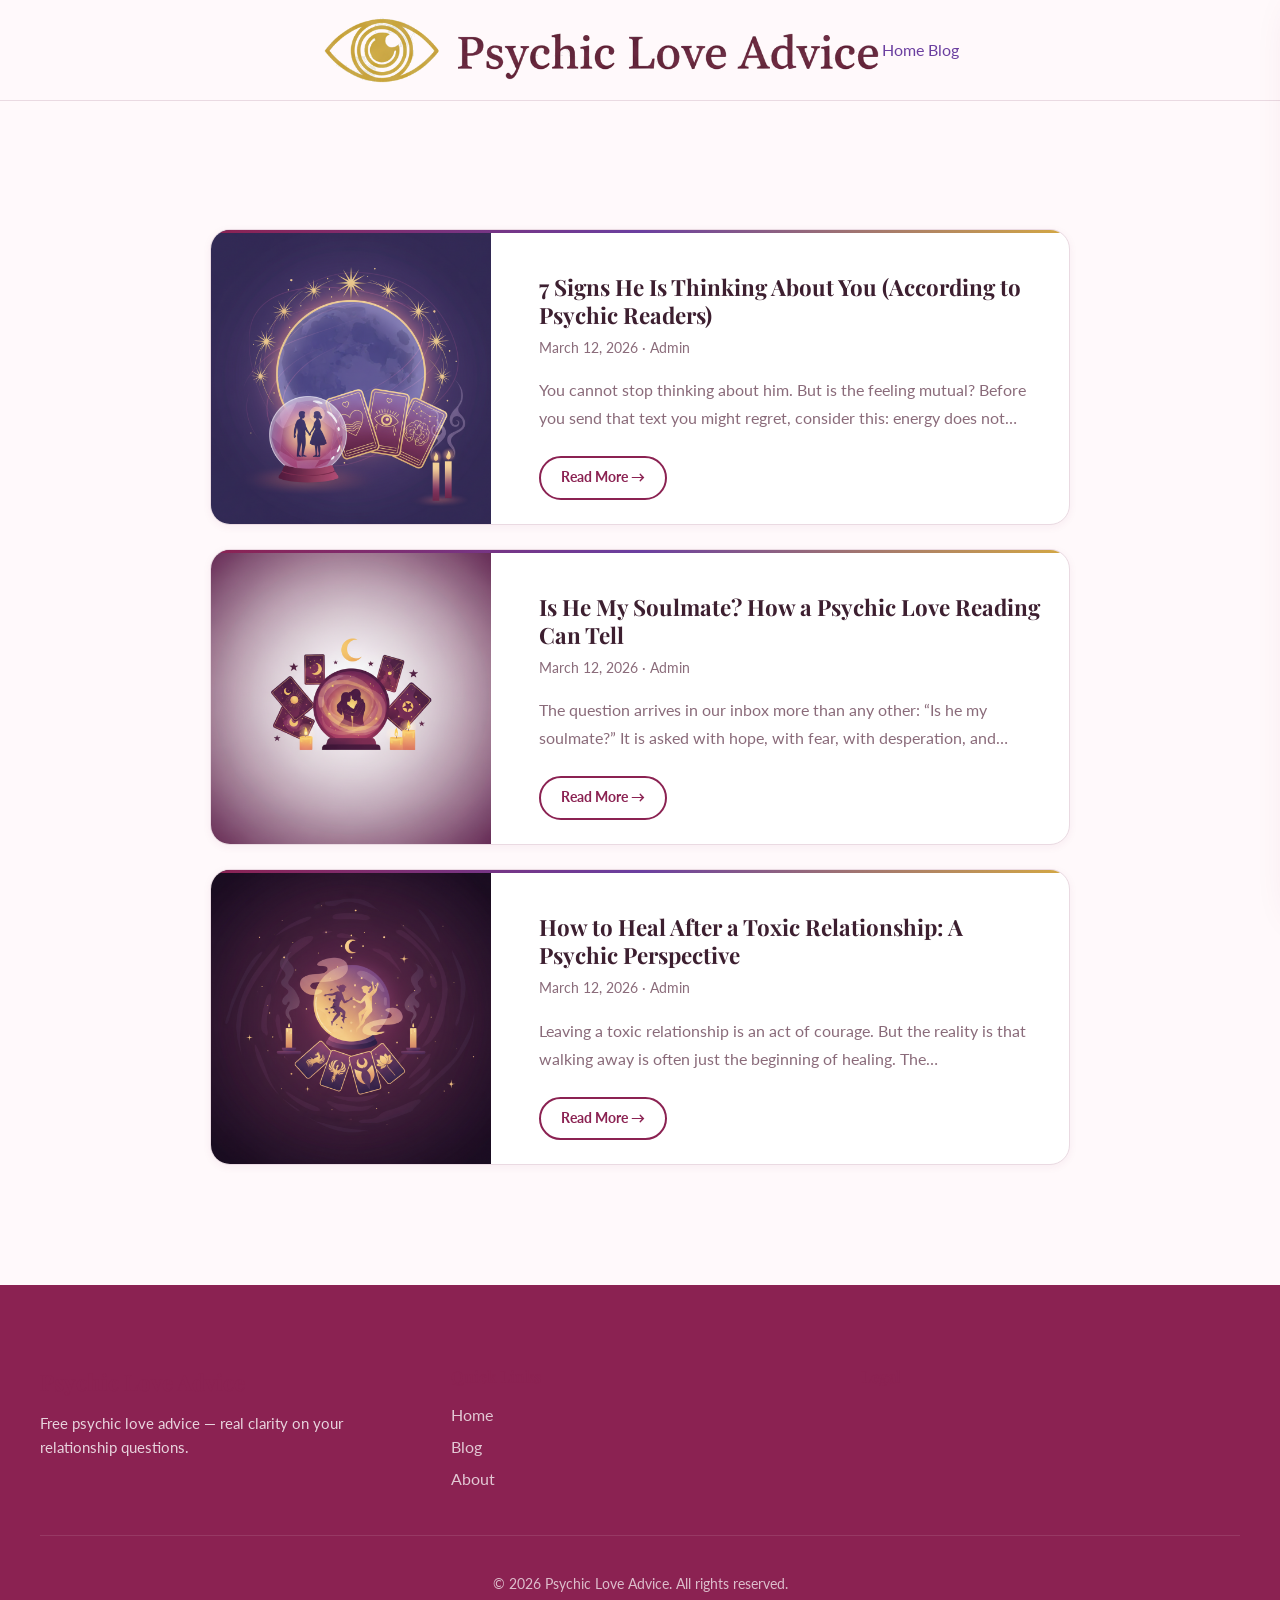
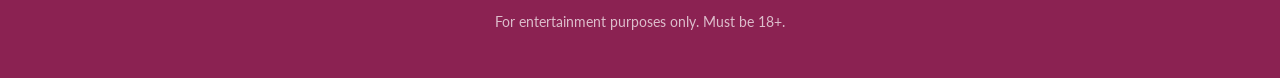
<file: author/admin/index.html>
<!DOCTYPE html>
<html lang="en-US">
<head><meta charset="UTF-8">

<meta name="viewport" content="width=device-width, initial-scale=1.0">
<title>Admin – Psychic Love Advice</title>
<meta name="robots" content="max-image-preview:large">
<link rel="dns-prefetch" href="//fonts.googleapis.com">
<link rel="alternate" type="application/rss+xml" title="Psychic Love Advice » Posts by Admin Feed" href="/author/admin/feed/">
<style id="wp-img-auto-sizes-contain-inline-css">
img:is([sizes=auto i],[sizes^="auto," i]){contain-intrinsic-size:3000px 1500px}
/*# sourceURL=wp-img-auto-sizes-contain-inline-css */
</style>
<style id="wp-emoji-styles-inline-css">

	img.wp-smiley, img.emoji {
		display: inline !important;
		border: none !important;
		box-shadow: none !important;
		height: 1em !important;
		width: 1em !important;
		margin: 0 0.07em !important;
		vertical-align: -0.1em !important;
		background: none !important;
		padding: 0 !important;
	}
/*# sourceURL=wp-emoji-styles-inline-css */
</style>
<style id="wp-block-library-inline-css">
:root{--wp-block-synced-color:#7a00df;--wp-block-synced-color--rgb:122,0,223;--wp-bound-block-color:var(--wp-block-synced-color);--wp-editor-canvas-background:#ddd;--wp-admin-theme-color:#007cba;--wp-admin-theme-color--rgb:0,124,186;--wp-admin-theme-color-darker-10:#006ba1;--wp-admin-theme-color-darker-10--rgb:0,107,160.5;--wp-admin-theme-color-darker-20:#005a87;--wp-admin-theme-color-darker-20--rgb:0,90,135;--wp-admin-border-width-focus:2px}@media (min-resolution:192dpi){:root{--wp-admin-border-width-focus:1.5px}}.wp-element-button{cursor:pointer}:root .has-very-light-gray-background-color{background-color:#eee}:root .has-very-dark-gray-background-color{background-color:#313131}:root .has-very-light-gray-color{color:#eee}:root .has-very-dark-gray-color{color:#313131}:root .has-vivid-green-cyan-to-vivid-cyan-blue-gradient-background{background:linear-gradient(135deg,#00d084,#0693e3)}:root .has-purple-crush-gradient-background{background:linear-gradient(135deg,#34e2e4,#4721fb 50%,#ab1dfe)}:root .has-hazy-dawn-gradient-background{background:linear-gradient(135deg,#faaca8,#dad0ec)}:root .has-subdued-olive-gradient-background{background:linear-gradient(135deg,#fafae1,#67a671)}:root .has-atomic-cream-gradient-background{background:linear-gradient(135deg,#fdd79a,#004a59)}:root .has-nightshade-gradient-background{background:linear-gradient(135deg,#330968,#31cdcf)}:root .has-midnight-gradient-background{background:linear-gradient(135deg,#020381,#2874fc)}:root{--wp--preset--font-size--normal:16px;--wp--preset--font-size--huge:42px}.has-regular-font-size{font-size:1em}.has-larger-font-size{font-size:2.625em}.has-normal-font-size{font-size:var(--wp--preset--font-size--normal)}.has-huge-font-size{font-size:var(--wp--preset--font-size--huge)}.has-text-align-center{text-align:center}.has-text-align-left{text-align:left}.has-text-align-right{text-align:right}.has-fit-text{white-space:nowrap!important}#end-resizable-editor-section{display:none}.aligncenter{clear:both}.items-justified-left{justify-content:flex-start}.items-justified-center{justify-content:center}.items-justified-right{justify-content:flex-end}.items-justified-space-between{justify-content:space-between}.screen-reader-text{border:0;clip-path:inset(50%);height:1px;margin:-1px;overflow:hidden;padding:0;position:absolute;width:1px;word-wrap:normal!important}.screen-reader-text:focus{background-color:#ddd;clip-path:none;color:#444;display:block;font-size:1em;height:auto;left:5px;line-height:normal;padding:15px 23px 14px;text-decoration:none;top:5px;width:auto;z-index:100000}html :where(.has-border-color){border-style:solid}html :where([style*=border-top-color]){border-top-style:solid}html :where([style*=border-right-color]){border-right-style:solid}html :where([style*=border-bottom-color]){border-bottom-style:solid}html :where([style*=border-left-color]){border-left-style:solid}html :where([style*=border-width]){border-style:solid}html :where([style*=border-top-width]){border-top-style:solid}html :where([style*=border-right-width]){border-right-style:solid}html :where([style*=border-bottom-width]){border-bottom-style:solid}html :where([style*=border-left-width]){border-left-style:solid}html :where(img[class*=wp-image-]){height:auto;max-width:100%}:where(figure){margin:0 0 1em}html :where(.is-position-sticky){--wp-admin--admin-bar--position-offset:var(--wp-admin--admin-bar--height,0px)}@media screen and (max-width:600px){html :where(.is-position-sticky){--wp-admin--admin-bar--position-offset:0px}}

/*# sourceURL=wp-block-library-inline-css */
</style>
<style id="classic-theme-styles-inline-css">
/*! This file is auto-generated */
.wp-block-button__link{color:#fff;background-color:#32373c;border-radius:9999px;box-shadow:none;text-decoration:none;padding:calc(.667em + 2px) calc(1.333em + 2px);font-size:1.125em}.wp-block-file__button{background:#32373c;color:#fff;text-decoration:none}
/*# sourceURL=/wp-includes/css/classic-themes.min.css */
</style>
<style id="global-styles-inline-css">
:root{--wp--preset--aspect-ratio--square: 1;--wp--preset--aspect-ratio--4-3: 4/3;--wp--preset--aspect-ratio--3-4: 3/4;--wp--preset--aspect-ratio--3-2: 3/2;--wp--preset--aspect-ratio--2-3: 2/3;--wp--preset--aspect-ratio--16-9: 16/9;--wp--preset--aspect-ratio--9-16: 9/16;--wp--preset--color--black: #000000;--wp--preset--color--cyan-bluish-gray: #abb8c3;--wp--preset--color--white: #ffffff;--wp--preset--color--pale-pink: #f78da7;--wp--preset--color--vivid-red: #cf2e2e;--wp--preset--color--luminous-vivid-orange: #ff6900;--wp--preset--color--luminous-vivid-amber: #fcb900;--wp--preset--color--light-green-cyan: #7bdcb5;--wp--preset--color--vivid-green-cyan: #00d084;--wp--preset--color--pale-cyan-blue: #8ed1fc;--wp--preset--color--vivid-cyan-blue: #0693e3;--wp--preset--color--vivid-purple: #9b51e0;--wp--preset--gradient--vivid-cyan-blue-to-vivid-purple: linear-gradient(135deg,rgb(6,147,227) 0%,rgb(155,81,224) 100%);--wp--preset--gradient--light-green-cyan-to-vivid-green-cyan: linear-gradient(135deg,rgb(122,220,180) 0%,rgb(0,208,130) 100%);--wp--preset--gradient--luminous-vivid-amber-to-luminous-vivid-orange: linear-gradient(135deg,rgb(252,185,0) 0%,rgb(255,105,0) 100%);--wp--preset--gradient--luminous-vivid-orange-to-vivid-red: linear-gradient(135deg,rgb(255,105,0) 0%,rgb(207,46,46) 100%);--wp--preset--gradient--very-light-gray-to-cyan-bluish-gray: linear-gradient(135deg,rgb(238,238,238) 0%,rgb(169,184,195) 100%);--wp--preset--gradient--cool-to-warm-spectrum: linear-gradient(135deg,rgb(74,234,220) 0%,rgb(151,120,209) 20%,rgb(207,42,186) 40%,rgb(238,44,130) 60%,rgb(251,105,98) 80%,rgb(254,248,76) 100%);--wp--preset--gradient--blush-light-purple: linear-gradient(135deg,rgb(255,206,236) 0%,rgb(152,150,240) 100%);--wp--preset--gradient--blush-bordeaux: linear-gradient(135deg,rgb(254,205,165) 0%,rgb(254,45,45) 50%,rgb(107,0,62) 100%);--wp--preset--gradient--luminous-dusk: linear-gradient(135deg,rgb(255,203,112) 0%,rgb(199,81,192) 50%,rgb(65,88,208) 100%);--wp--preset--gradient--pale-ocean: linear-gradient(135deg,rgb(255,245,203) 0%,rgb(182,227,212) 50%,rgb(51,167,181) 100%);--wp--preset--gradient--electric-grass: linear-gradient(135deg,rgb(202,248,128) 0%,rgb(113,206,126) 100%);--wp--preset--gradient--midnight: linear-gradient(135deg,rgb(2,3,129) 0%,rgb(40,116,252) 100%);--wp--preset--font-size--small: 13px;--wp--preset--font-size--medium: 20px;--wp--preset--font-size--large: 36px;--wp--preset--font-size--x-large: 42px;--wp--preset--spacing--20: 0.44rem;--wp--preset--spacing--30: 0.67rem;--wp--preset--spacing--40: 1rem;--wp--preset--spacing--50: 1.5rem;--wp--preset--spacing--60: 2.25rem;--wp--preset--spacing--70: 3.38rem;--wp--preset--spacing--80: 5.06rem;--wp--preset--shadow--natural: 6px 6px 9px rgba(0, 0, 0, 0.2);--wp--preset--shadow--deep: 12px 12px 50px rgba(0, 0, 0, 0.4);--wp--preset--shadow--sharp: 6px 6px 0px rgba(0, 0, 0, 0.2);--wp--preset--shadow--outlined: 6px 6px 0px -3px rgb(255, 255, 255), 6px 6px rgb(0, 0, 0);--wp--preset--shadow--crisp: 6px 6px 0px rgb(0, 0, 0);}:where(.is-layout-flex){gap: 0.5em;}:where(.is-layout-grid){gap: 0.5em;}body .is-layout-flex{display: flex;}.is-layout-flex{flex-wrap: wrap;align-items: center;}.is-layout-flex > :is(*, div){margin: 0;}body .is-layout-grid{display: grid;}.is-layout-grid > :is(*, div){margin: 0;}:where(.wp-block-columns.is-layout-flex){gap: 2em;}:where(.wp-block-columns.is-layout-grid){gap: 2em;}:where(.wp-block-post-template.is-layout-flex){gap: 1.25em;}:where(.wp-block-post-template.is-layout-grid){gap: 1.25em;}.has-black-color{color: var(--wp--preset--color--black) !important;}.has-cyan-bluish-gray-color{color: var(--wp--preset--color--cyan-bluish-gray) !important;}.has-white-color{color: var(--wp--preset--color--white) !important;}.has-pale-pink-color{color: var(--wp--preset--color--pale-pink) !important;}.has-vivid-red-color{color: var(--wp--preset--color--vivid-red) !important;}.has-luminous-vivid-orange-color{color: var(--wp--preset--color--luminous-vivid-orange) !important;}.has-luminous-vivid-amber-color{color: var(--wp--preset--color--luminous-vivid-amber) !important;}.has-light-green-cyan-color{color: var(--wp--preset--color--light-green-cyan) !important;}.has-vivid-green-cyan-color{color: var(--wp--preset--color--vivid-green-cyan) !important;}.has-pale-cyan-blue-color{color: var(--wp--preset--color--pale-cyan-blue) !important;}.has-vivid-cyan-blue-color{color: var(--wp--preset--color--vivid-cyan-blue) !important;}.has-vivid-purple-color{color: var(--wp--preset--color--vivid-purple) !important;}.has-black-background-color{background-color: var(--wp--preset--color--black) !important;}.has-cyan-bluish-gray-background-color{background-color: var(--wp--preset--color--cyan-bluish-gray) !important;}.has-white-background-color{background-color: var(--wp--preset--color--white) !important;}.has-pale-pink-background-color{background-color: var(--wp--preset--color--pale-pink) !important;}.has-vivid-red-background-color{background-color: var(--wp--preset--color--vivid-red) !important;}.has-luminous-vivid-orange-background-color{background-color: var(--wp--preset--color--luminous-vivid-orange) !important;}.has-luminous-vivid-amber-background-color{background-color: var(--wp--preset--color--luminous-vivid-amber) !important;}.has-light-green-cyan-background-color{background-color: var(--wp--preset--color--light-green-cyan) !important;}.has-vivid-green-cyan-background-color{background-color: var(--wp--preset--color--vivid-green-cyan) !important;}.has-pale-cyan-blue-background-color{background-color: var(--wp--preset--color--pale-cyan-blue) !important;}.has-vivid-cyan-blue-background-color{background-color: var(--wp--preset--color--vivid-cyan-blue) !important;}.has-vivid-purple-background-color{background-color: var(--wp--preset--color--vivid-purple) !important;}.has-black-border-color{border-color: var(--wp--preset--color--black) !important;}.has-cyan-bluish-gray-border-color{border-color: var(--wp--preset--color--cyan-bluish-gray) !important;}.has-white-border-color{border-color: var(--wp--preset--color--white) !important;}.has-pale-pink-border-color{border-color: var(--wp--preset--color--pale-pink) !important;}.has-vivid-red-border-color{border-color: var(--wp--preset--color--vivid-red) !important;}.has-luminous-vivid-orange-border-color{border-color: var(--wp--preset--color--luminous-vivid-orange) !important;}.has-luminous-vivid-amber-border-color{border-color: var(--wp--preset--color--luminous-vivid-amber) !important;}.has-light-green-cyan-border-color{border-color: var(--wp--preset--color--light-green-cyan) !important;}.has-vivid-green-cyan-border-color{border-color: var(--wp--preset--color--vivid-green-cyan) !important;}.has-pale-cyan-blue-border-color{border-color: var(--wp--preset--color--pale-cyan-blue) !important;}.has-vivid-cyan-blue-border-color{border-color: var(--wp--preset--color--vivid-cyan-blue) !important;}.has-vivid-purple-border-color{border-color: var(--wp--preset--color--vivid-purple) !important;}.has-vivid-cyan-blue-to-vivid-purple-gradient-background{background: var(--wp--preset--gradient--vivid-cyan-blue-to-vivid-purple) !important;}.has-light-green-cyan-to-vivid-green-cyan-gradient-background{background: var(--wp--preset--gradient--light-green-cyan-to-vivid-green-cyan) !important;}.has-luminous-vivid-amber-to-luminous-vivid-orange-gradient-background{background: var(--wp--preset--gradient--luminous-vivid-amber-to-luminous-vivid-orange) !important;}.has-luminous-vivid-orange-to-vivid-red-gradient-background{background: var(--wp--preset--gradient--luminous-vivid-orange-to-vivid-red) !important;}.has-very-light-gray-to-cyan-bluish-gray-gradient-background{background: var(--wp--preset--gradient--very-light-gray-to-cyan-bluish-gray) !important;}.has-cool-to-warm-spectrum-gradient-background{background: var(--wp--preset--gradient--cool-to-warm-spectrum) !important;}.has-blush-light-purple-gradient-background{background: var(--wp--preset--gradient--blush-light-purple) !important;}.has-blush-bordeaux-gradient-background{background: var(--wp--preset--gradient--blush-bordeaux) !important;}.has-luminous-dusk-gradient-background{background: var(--wp--preset--gradient--luminous-dusk) !important;}.has-pale-ocean-gradient-background{background: var(--wp--preset--gradient--pale-ocean) !important;}.has-electric-grass-gradient-background{background: var(--wp--preset--gradient--electric-grass) !important;}.has-midnight-gradient-background{background: var(--wp--preset--gradient--midnight) !important;}.has-small-font-size{font-size: var(--wp--preset--font-size--small) !important;}.has-medium-font-size{font-size: var(--wp--preset--font-size--medium) !important;}.has-large-font-size{font-size: var(--wp--preset--font-size--large) !important;}.has-x-large-font-size{font-size: var(--wp--preset--font-size--x-large) !important;}
/*# sourceURL=global-styles-inline-css */
</style>

<link rel="stylesheet" id="plaf-fonts-css" href="https://fonts.googleapis.com/css2?family=Playfair+Display:ital,wght@0,400;0,600;0,700;0,800;1,400&amp;family=Lato:wght@300;400;700&amp;display=swap" media="all">
<link rel="stylesheet" id="plaf-style-css" href="/wp-content/themes/plaf-theme/style.css?ver=1.0.0" media="all">
<link rel="https://api.w.org/" href="/wp-json/"><link rel="alternate" title="JSON" type="application/json" href="/wp-json/wp/v2/users/1"><link rel="EditURI" type="application/rsd+xml" title="RSD" href="/xmlrpc.php?rsd">
<meta name="generator" content="WordPress 6.9.4">
<link rel="icon" href="/wp-content/uploads/2026/03/site_21_favicon.png" sizes="32x32">
<link rel="icon" href="/wp-content/uploads/2026/03/site_21_favicon.png" sizes="192x192">
<link rel="apple-touch-icon" href="/wp-content/uploads/2026/03/site_21_favicon.png">
<meta name="msapplication-TileImage" content="/wp-content/uploads/2026/03/site_21_favicon.png">
		<style id="wp-custom-css">
			@import url('https://fonts.googleapis.com/css2?family=Playfair+Display:ital,wght@0,400;0,600;0,700;0,800;1,400&family=Lato:wght@300;400;700&display=swap');

:root {
  --color-primary: #8B2252;
  --color-secondary: #6B3FA0;
  --color-accent: #D4A843;
  --color-bg: #FFF9FB;
  --color-bg-alt: #F9EEF3;
  --color-text: #3D1F30;
  --color-text-light: #8A6B7A;
  --color-border: #EADAE2;
  --color-success: #6BAF7A;
  --color-danger: #D44D4D;
  --font-heading: 'Playfair Display', serif;
  --font-body: 'Lato', sans-serif;
  --radius-sm: 6px;
  --radius-md: 12px;
  --radius-lg: 20px;
  --shadow-sm: 0 2px 8px rgba(139,34,82,0.06);
  --shadow-md: 0 6px 24px rgba(139,34,82,0.1);
  --shadow-lg: 0 12px 40px rgba(139,34,82,0.16);
  --spacing-xs: 4px;
  --spacing-sm: 8px;
  --spacing-md: 16px;
  --spacing-lg: 32px;
  --spacing-xl: 64px;
  --transition: 0.3s ease;
}

/* Psychic Love Advice - Romantic Rose & Purple */
@import url('https://fonts.googleapis.com/css2?family=Playfair+Display:ital,wght@0,400;0,600;0,700;0,800;1,400&family=Lato:wght@300;400;700&display=swap');
:root{--color-primary:#8B2252;--color-secondary:#6B3FA0;--color-accent:#D4A843;--color-bg:#FFF9FB;--color-bg-alt:#F9EEF3;--color-text:#3D1F30;--color-text-light:#8A6B7A;--color-border:#EADAE2;--font-heading:'Playfair Display',serif;--font-body:'Lato',sans-serif;--radius-sm:6px;--radius-md:12px;--radius-lg:20px;--shadow-sm:0 2px 8px rgba(139,34,82,0.06);--shadow-md:0 6px 24px rgba(139,34,82,0.1);--shadow-lg:0 12px 40px rgba(139,34,82,0.16);--transition:0.3s ease}
*,*::before,*::after{box-sizing:border-box}
body{font-family:var(--font-body);color:var(--color-text);background:var(--color-bg);line-height:1.75;margin:0}
h1,h2,h3,h4,h5,h6{font-family:var(--font-heading);font-weight:700;line-height:1.25;color:var(--color-primary)}
h1{font-size:3.2rem}h2{font-size:2.4rem}h3{font-size:1.6rem}h4{font-size:1.3rem}
a{color:var(--color-secondary);text-decoration:none;transition:var(--transition)}a:hover{color:var(--color-primary)}
.btn{display:inline-block;padding:14px 36px;font-family:var(--font-body);font-weight:700;font-size:1rem;border:none;border-radius:50px;cursor:pointer;transition:var(--transition);text-align:center}
.btn-primary{background:linear-gradient(135deg,var(--color-primary),var(--color-secondary));color:#fff;box-shadow:0 4px 20px rgba(139,34,82,0.3)}
.btn-primary:hover{transform:translateY(-3px);box-shadow:0 8px 30px rgba(139,34,82,0.4)}
.btn-accent{background:var(--color-accent);color:#fff;box-shadow:0 4px 14px rgba(212,168,67,0.3)}
.btn-accent:hover{transform:translateY(-2px);box-shadow:0 6px 20px rgba(212,168,67,0.4)}
.btn-outline{background:transparent;color:var(--color-primary);border:2px solid var(--color-primary);border-radius:50px}
.btn-outline:hover{background:var(--color-primary);color:#fff}
.hero{background:linear-gradient(135deg,#8B2252 0%,#6B3FA0 60%,#5A2D8C 100%);padding:110px 20px 90px;text-align:center;position:relative;overflow:hidden}
.hero::before{content:'';position:absolute;top:0;left:0;right:0;bottom:0;background:radial-gradient(circle at 30% 70%,rgba(212,168,67,0.12) 0%,transparent 50%),radial-gradient(circle at 70% 30%,rgba(255,255,255,0.06) 0%,transparent 50%)}
.hero::after{content:'';position:absolute;top:0;left:0;right:0;bottom:0;background:url("data:image/svg+xml,%3Csvg width='60' height='60' viewBox='0 0 60 60' xmlns='http://www.w3.org/2000/svg'%3E%3Cpath d='M30 15c-3-6-12-8-15-2s2 12 15 20c13-8 18-14 15-20s-12-4-15 2z' fill='%23ffffff' fill-opacity='0.02'/%3E%3C/svg%3E")}
.hero h1{color:#fff;font-size:3.8rem;margin-bottom:0.3em;position:relative}
.hero h1 em{font-style:italic;color:var(--color-accent)}
.hero p{color:rgba(255,255,255,0.8);font-size:1.2rem;max-width:620px;margin:0 auto 2.5rem;position:relative}
.hero .sparkle{color:var(--color-accent);font-size:1.4rem}
.section{padding:80px 20px;max-width:1200px;margin:0 auto}
.section-alt{background:var(--color-bg-alt)}
.section-title{text-align:center;margin-bottom:3rem}
.section-title h2 em{font-style:italic;color:var(--color-secondary)}
.section-title p{color:var(--color-text-light);max-width:580px;margin:0.5rem auto 0}
.card{background:#fff;border:1px solid var(--color-border);border-radius:var(--radius-lg);padding:32px;transition:var(--transition);box-shadow:var(--shadow-sm);position:relative;overflow:hidden}
.card:hover{box-shadow:var(--shadow-lg);transform:translateY(-4px)}
.card::before{content:'';position:absolute;top:0;left:0;right:0;height:3px;background:linear-gradient(90deg,var(--color-primary),var(--color-secondary),var(--color-accent))}
.card-grid{display:grid;grid-template-columns:repeat(auto-fit,minmax(280px,1fr));gap:24px}
.love-card{text-align:center;padding:36px 24px}
.love-card .heart-icon{font-size:2.5rem;margin-bottom:12px;display:block;color:var(--color-primary)}
.love-card h3{font-size:1.3rem;margin-bottom:0.5em}
.testimonial{background:linear-gradient(135deg,#FFF9FB,#F9EEF3);border:1px solid var(--color-border);border-radius:var(--radius-lg);padding:36px;position:relative}
.testimonial::before{content:'\2764';font-size:1.5rem;position:absolute;top:16px;right:20px;opacity:0.2}
.testimonial p{font-style:italic;line-height:1.8;font-size:1.05rem}
.testimonial .author{display:flex;align-items:center;gap:12px;margin-top:1.25rem}
.testimonial .author strong{color:var(--color-primary)}
.testimonial .author span{color:var(--color-text-light);font-size:0.85rem}
.testimonial .compatibility{display:inline-block;padding:2px 10px;border-radius:50px;background:rgba(139,34,82,0.1);color:var(--color-primary);font-size:0.8rem;font-weight:700;margin-top:8px}
.nav{background:rgba(255,249,251,0.95);backdrop-filter:blur(10px);border-bottom:1px solid var(--color-border);padding:14px 24px;position:sticky;top:0;z-index:100;display:flex;align-items:center;justify-content:space-between}
.nav-brand{font-family:var(--font-heading);font-size:1.4rem;font-weight:700;color:var(--color-primary)}
.nav-brand .heart{color:var(--color-accent);margin:0 2px}
.nav-link{color:var(--color-text-light);font-weight:700;padding:8px 16px;border-radius:50px;transition:var(--transition);font-size:0.9rem}
.nav-link:hover,.nav-link.active{color:var(--color-primary);background:var(--color-bg-alt)}
.cta-section{background:linear-gradient(135deg,#8B2252,#6B3FA0);padding:80px 20px;text-align:center;border-radius:var(--radius-lg);margin:40px auto;max-width:1100px;position:relative;overflow:hidden}
.cta-section::before{content:'';position:absolute;inset:0;background:radial-gradient(circle at 50% 50%,rgba(212,168,67,0.1),transparent 60%)}
.cta-section h2{color:#fff;font-size:2.5rem;position:relative}
.cta-section h2 em{font-style:italic;color:var(--color-accent)}
.cta-section p{color:rgba(255,255,255,0.8);font-size:1.15rem;margin-bottom:2rem;position:relative}
.cta-section .btn{background:var(--color-accent);color:#fff;font-size:1.1rem;padding:16px 40px;position:relative}
.cta-section .btn:hover{transform:translateY(-3px);box-shadow:0 8px 30px rgba(0,0,0,0.25)}
form input,form textarea,form select{width:100%;padding:14px 18px;border:1.5px solid var(--color-border);border-radius:var(--radius-md);font-family:var(--font-body);font-size:1rem;transition:var(--transition);background:#fff}
form input:focus,form textarea:focus{outline:none;border-color:var(--color-secondary);box-shadow:0 0 0 4px rgba(107,63,160,0.1)}
form label{display:block;font-weight:700;margin-bottom:6px;color:var(--color-text);font-size:0.95rem}
.footer{background:linear-gradient(135deg,#3D1F30,#2A1540);color:rgba(255,255,255,0.6);padding:60px 20px 30px;font-size:0.9rem;text-align:center}
.footer a{color:var(--color-accent)}
.footer-links{display:flex;justify-content:center;gap:24px;margin-bottom:20px;flex-wrap:wrap}
.footer .footer-brand{font-family:var(--font-heading);font-size:1.3rem;color:#fff;margin-bottom:12px}
.pricing-card{background:#fff;border:2px solid var(--color-border);border-radius:var(--radius-lg);padding:40px 28px;text-align:center;transition:var(--transition)}
.pricing-card:hover{box-shadow:var(--shadow-lg);border-color:var(--color-secondary)}
.pricing-card.featured{border-color:var(--color-primary);position:relative}
.pricing-card.featured::before{content:'\2764 Popular';position:absolute;top:-14px;left:50%;transform:translateX(-50%);background:linear-gradient(135deg,var(--color-primary),var(--color-secondary));color:#fff;padding:4px 20px;border-radius:50px;font-size:0.8rem;font-weight:700}
.pricing-card .price{font-family:var(--font-heading);font-size:3rem;color:var(--color-primary);margin:1rem 0}
.pricing-card .price span{font-size:1rem;color:var(--color-text-light);font-family:var(--font-body)}
.reading-types{display:grid;grid-template-columns:repeat(auto-fit,minmax(200px,1fr));gap:20px}
.reading-type{display:flex;align-items:center;gap:16px;padding:20px;border-radius:var(--radius-md);background:#fff;border:1px solid var(--color-border);transition:var(--transition)}
.reading-type:hover{border-color:var(--color-primary);box-shadow:var(--shadow-md)}
.reading-type .rt-icon{font-size:2rem;width:48px;text-align:center}
.reading-type .rt-label{font-weight:700;color:var(--color-primary);font-size:0.95rem}
.reading-type .rt-desc{font-size:0.85rem;color:var(--color-text-light)}
.love-banner{background:linear-gradient(135deg,#F9EEF3,#FFF9FB);border:1px solid var(--color-border);border-radius:var(--radius-lg);padding:40px;text-align:center;margin:2rem 0}
.love-banner h3{color:var(--color-primary);margin-bottom:0.5em}
.love-banner p{color:var(--color-text-light);max-width:500px;margin:0 auto}
@media(max-width:768px){.hero h1{font-size:2.4rem}.hero{padding:70px 16px 60px}.section{padding:50px 16px}.card-grid{grid-template-columns:1fr}.reading-types{grid-template-columns:1fr}}		</style>
		</head>
<body class="archive author author-admin author-1 wp-custom-logo wp-theme-plaf-theme">
<div class="plaf-mobile-overlay" id="plafMobileOverlay" onclick="plafCloseMobile()"></div>
<nav class="mobile-nav" id="plafMobileNav">
<ul id="menu-main-menu" class="nav-menu"><li id="menu-item-37" class="menu-item menu-item-type-post_type menu-item-object-page menu-item-home menu-item-37"><a href="/">Home</a></li>
<li id="menu-item-38" class="menu-item menu-item-type-post_type menu-item-object-page current_page_parent menu-item-38"><a href="/blog/">Blog</a></li>
</ul></nav>
<header class="nav" id="plafHeader">
<div class="container" style="display:flex;align-items:center;justify-content:space-between;max-width:1200px;margin:0 auto;">
<a href="/" class="nav-brand">
</a><a href="/" class="custom-logo-link" rel="home"><img src="/wp-content/uploads/2026/04/site-logo-v3-1776869567.png" class="custom-logo" alt="Psychic Love Advice" decoding="async"></a>
<div class="nav-desktop" style="display:flex;gap:4px;align-items:center;">
<ul class="nav-menu"><li class="menu-item menu-item-type-post_type menu-item-object-page menu-item-home menu-item-37"><a href="/">Home</a></li>
<li class="menu-item menu-item-type-post_type menu-item-object-page current_page_parent menu-item-38"><a href="/blog/">Blog</a></li>
</ul></div>
<button class="mobile-menu-btn" onclick="plafToggleMobile()" aria-label="Toggle menu">☰</button>
</div>
</header>
<main>
<section class="section" style="max-width:900px;margin:0 auto;">
<div class="section-title"><h1></h1></div>
<div class="card-grid" style="grid-template-columns:1fr;">
<article class="card" style="display:flex;gap:24px;padding:0;overflow:hidden;" id="post-14">
<div style="flex:0 0 280px;overflow:hidden;"><img width="300" height="300" src="/wp-content/uploads/2026/04/blog_signs-he-is-thinking-about-you.png" class="attachment-medium size-medium wp-post-image" alt="" style="width:100%;height:100%;object-fit:cover;min-height:200px;" decoding="async" fetchpriority="high"></div><div style="padding:24px;flex:1;">
<h2 style="font-size:1.4rem;margin-bottom:8px;"><a href="/signs-he-is-thinking-about-you/" style="color:var(--color-text);">7 Signs He Is Thinking About You (According to Psychic Readers)</a></h2>
<div style="color:var(--color-text-light);font-size:.85rem;margin-bottom:12px;"><time datetime="2026-03-12T13:34:04+00:00">March 12, 2026</time> · Admin</div>
<p style="color:var(--color-text-light);">You cannot stop thinking about him. But is the feeling mutual? Before you send that text you might regret, consider this: energy does not…</p>
<a href="/signs-he-is-thinking-about-you/" class="btn btn-outline" style="font-size:.85rem;padding:8px 20px;margin-top:8px;">Read More →</a>
</div></article>
<article class="card" style="display:flex;gap:24px;padding:0;overflow:hidden;" id="post-13">
<div style="flex:0 0 280px;overflow:hidden;"><img width="300" height="300" src="/wp-content/uploads/2026/04/blog_is-he-my-soulmate-psychic-reading.png" class="attachment-medium size-medium wp-post-image" alt="" style="width:100%;height:100%;object-fit:cover;min-height:200px;" decoding="async"></div><div style="padding:24px;flex:1;">
<h2 style="font-size:1.4rem;margin-bottom:8px;"><a href="/is-he-my-soulmate-psychic-reading/" style="color:var(--color-text);">Is He My Soulmate? How a Psychic Love Reading Can Tell</a></h2>
<div style="color:var(--color-text-light);font-size:.85rem;margin-bottom:12px;"><time datetime="2026-03-12T13:34:04+00:00">March 12, 2026</time> · Admin</div>
<p style="color:var(--color-text-light);">The question arrives in our inbox more than any other: “Is he my soulmate?” It is asked with hope, with fear, with desperation, and…</p>
<a href="/is-he-my-soulmate-psychic-reading/" class="btn btn-outline" style="font-size:.85rem;padding:8px 20px;margin-top:8px;">Read More →</a>
</div></article>
<article class="card" style="display:flex;gap:24px;padding:0;overflow:hidden;" id="post-12">
<div style="flex:0 0 280px;overflow:hidden;"><img width="300" height="300" src="/wp-content/uploads/2026/04/blog_heal-after-toxic-relationship-psychic.png" class="attachment-medium size-medium wp-post-image" alt="" style="width:100%;height:100%;object-fit:cover;min-height:200px;" decoding="async"></div><div style="padding:24px;flex:1;">
<h2 style="font-size:1.4rem;margin-bottom:8px;"><a href="/heal-after-toxic-relationship-psychic/" style="color:var(--color-text);">How to Heal After a Toxic Relationship: A Psychic Perspective</a></h2>
<div style="color:var(--color-text-light);font-size:.85rem;margin-bottom:12px;"><time datetime="2026-03-12T13:34:04+00:00">March 12, 2026</time> · Admin</div>
<p style="color:var(--color-text-light);">Leaving a toxic relationship is an act of courage. But the reality is that walking away is often just the beginning of healing. The…</p>
<a href="/heal-after-toxic-relationship-psychic/" class="btn btn-outline" style="font-size:.85rem;padding:8px 20px;margin-top:8px;">Read More →</a>
</div></article>
</div>
<div style="text-align:center;margin-top:40px;"></div>
</section>
</main>
<footer class="site-footer" style="background:var(--color-primary);color:#fff;padding:60px 20px 30px;">
<div class="container" style="max-width:1200px;margin:0 auto;">
<div style="display:grid;grid-template-columns:repeat(auto-fit,minmax(220px,1fr));gap:32px;margin-bottom:40px;">
<div><h3 style="font-family:var(--font-heading);font-size:1.4rem;margin-bottom:12px;">Psychic Love Advice</h3>
<p style="opacity:.8;font-size:.95rem;line-height:1.6;">Free psychic love advice — real clarity on your relationship questions.</p></div>
<div><h4 style="font-size:1rem;margin-bottom:12px;opacity:.9;">Quick Links</h4>
<ul style="list-style:none;padding:0;margin:0;">
<li><a href="/" style="color:rgba(255,255,255,.75);text-decoration:none;line-height:2;">Home</a></li>
<li><a href="/blog/" style="color:rgba(255,255,255,.75);text-decoration:none;line-height:2;">Blog</a></li>
<li><a href="/about/" style="color:rgba(255,255,255,.75);text-decoration:none;line-height:2;">About</a></li>
</ul></div>
<div><h4 style="font-size:1rem;margin-bottom:12px;opacity:.9;">Legal</h4>
<ul style="list-style:none;padding:0;margin:0;">
</ul></div>
</div>
<div style="border-top:1px solid rgba(255,255,255,.15);padding-top:24px;text-align:center;font-size:.85rem;opacity:.7;">
<p>© 2026 Psychic Love Advice. All rights reserved.</p>
<p>For entertainment purposes only. Must be 18+.</p></div>
</div></footer>
<a href="#" id="plafBtt" style="position:fixed;bottom:30px;right:30px;width:44px;height:44px;background:var(--color-primary);color:#fff;border-radius:50%;display:none;align-items:center;justify-content:center;font-size:1.3rem;text-decoration:none;box-shadow:var(--shadow-md);z-index:99;" aria-label="Back to top">↑</a>
<script>(function(){var b=document.getElementById('plafBtt');if(b)window.addEventListener('scroll',function(){b.style.display=window.scrollY>400?'flex':'none'})})()</script>
<script type="speculationrules">
{"prefetch":[{"source":"document","where":{"and":[{"href_matches":"/*"},{"not":{"href_matches":["/wp-*.php","/wp-admin/*","/wp-content/uploads/*","/wp-content/*","/wp-content/plugins/*","/wp-content/themes/plaf-theme/*","/*\\?(.+)"]}},{"not":{"selector_matches":"a[rel~=\"nofollow\"]"}},{"not":{"selector_matches":".no-prefetch, .no-prefetch a"}}]},"eagerness":"conservative"}]}
</script>
<script src="/wp-content/themes/plaf-theme/assets/js/navigation.js?ver=1.0.0" id="plaf-nav-js"></script>
<script id="wp-emoji-settings" type="application/json">
{"baseUrl":"https://s.w.org/images/core/emoji/17.0.2/72x72/","ext":".png","svgUrl":"https://s.w.org/images/core/emoji/17.0.2/svg/","svgExt":".svg","source":{"concatemoji":"/wp-includes/js/wp-emoji-release.min.js?ver=6.9.4"}}
</script>
<script type="module">
/*! This file is auto-generated */
const a=JSON.parse(document.getElementById("wp-emoji-settings").textContent),o=(window._wpemojiSettings=a,"wpEmojiSettingsSupports"),s=["flag","emoji"];function i(e){try{var t={supportTests:e,timestamp:(new Date).valueOf()};sessionStorage.setItem(o,JSON.stringify(t))}catch(e){}}function c(e,t,n){e.clearRect(0,0,e.canvas.width,e.canvas.height),e.fillText(t,0,0);t=new Uint32Array(e.getImageData(0,0,e.canvas.width,e.canvas.height).data);e.clearRect(0,0,e.canvas.width,e.canvas.height),e.fillText(n,0,0);const a=new Uint32Array(e.getImageData(0,0,e.canvas.width,e.canvas.height).data);return t.every((e,t)=>e===a[t])}function p(e,t){e.clearRect(0,0,e.canvas.width,e.canvas.height),e.fillText(t,0,0);var n=e.getImageData(16,16,1,1);for(let e=0;e<n.data.length;e++)if(0!==n.data[e])return!1;return!0}function u(e,t,n,a){switch(t){case"flag":return n(e,"\ud83c\udff3\ufe0f\u200d\u26a7\ufe0f","\ud83c\udff3\ufe0f\u200b\u26a7\ufe0f")?!1:!n(e,"\ud83c\udde8\ud83c\uddf6","\ud83c\udde8\u200b\ud83c\uddf6")&&!n(e,"\ud83c\udff4\udb40\udc67\udb40\udc62\udb40\udc65\udb40\udc6e\udb40\udc67\udb40\udc7f","\ud83c\udff4\u200b\udb40\udc67\u200b\udb40\udc62\u200b\udb40\udc65\u200b\udb40\udc6e\u200b\udb40\udc67\u200b\udb40\udc7f");case"emoji":return!a(e,"\ud83e\u1fac8")}return!1}function f(e,t,n,a){let r;const o=(r="undefined"!=typeof WorkerGlobalScope&&self instanceof WorkerGlobalScope?new OffscreenCanvas(300,150):document.createElement("canvas")).getContext("2d",{willReadFrequently:!0}),s=(o.textBaseline="top",o.font="600 32px Arial",{});return e.forEach(e=>{s[e]=t(o,e,n,a)}),s}function r(e){var t=document.createElement("script");t.src=e,t.defer=!0,document.head.appendChild(t)}a.supports={everything:!0,everythingExceptFlag:!0},new Promise(t=>{let n=function(){try{var e=JSON.parse(sessionStorage.getItem(o));if("object"==typeof e&&"number"==typeof e.timestamp&&(new Date).valueOf()<e.timestamp+604800&&"object"==typeof e.supportTests)return e.supportTests}catch(e){}return null}();if(!n){if("undefined"!=typeof Worker&&"undefined"!=typeof OffscreenCanvas&&"undefined"!=typeof URL&&URL.createObjectURL&&"undefined"!=typeof Blob)try{var e="postMessage("+f.toString()+"("+[JSON.stringify(s),u.toString(),c.toString(),p.toString()].join(",")+"));",a=new Blob([e],{type:"text/javascript"});const r=new Worker(URL.createObjectURL(a),{name:"wpTestEmojiSupports"});return void(r.onmessage=e=>{i(n=e.data),r.terminate(),t(n)})}catch(e){}i(n=f(s,u,c,p))}t(n)}).then(e=>{for(const n in e)a.supports[n]=e[n],a.supports.everything=a.supports.everything&&a.supports[n],"flag"!==n&&(a.supports.everythingExceptFlag=a.supports.everythingExceptFlag&&a.supports[n]);var t;a.supports.everythingExceptFlag=a.supports.everythingExceptFlag&&!a.supports.flag,a.supports.everything||((t=a.source||{}).concatemoji?r(t.concatemoji):t.wpemoji&&t.twemoji&&(r(t.twemoji),r(t.wpemoji)))});
//# sourceURL=/wp-includes/js/wp-emoji-loader.min.js
</script>
</body></html>
</file>
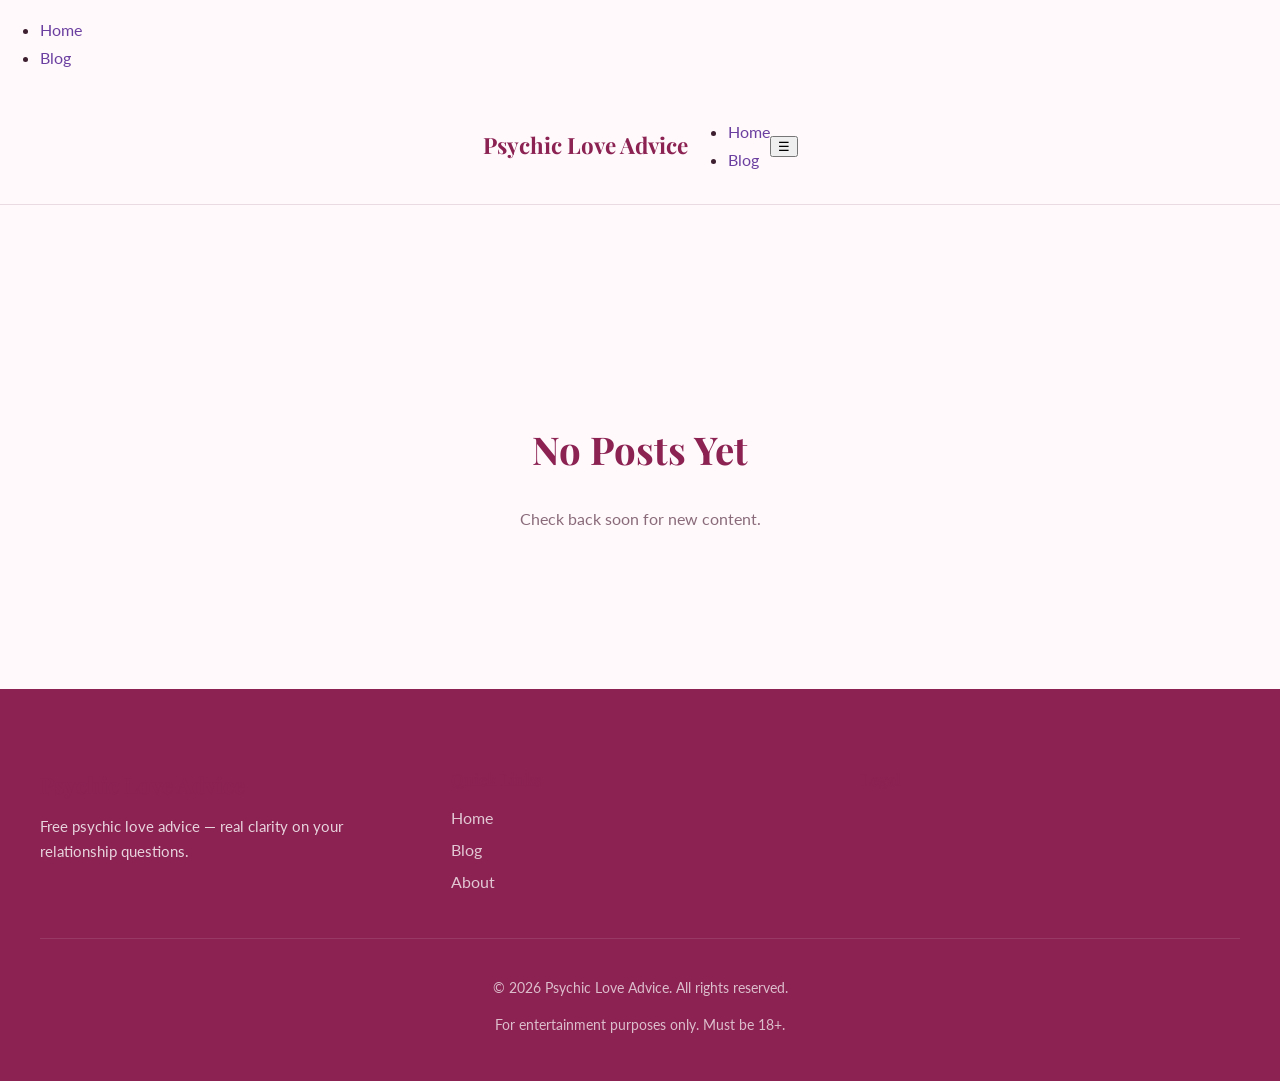
<file: category/uncategorized/index.html>
<!DOCTYPE html>

<html lang="en-US">

<head>

<meta charset="UTF-8">

<meta name="viewport" content="width=device-width, initial-scale=1.0">

<title>Uncategorized &#8211; Psychic Love Advice</title>
<meta name='robots' content='max-image-preview:large' />
<link rel='dns-prefetch' href='//fonts.googleapis.com' />
<link rel="alternate" type="application/rss+xml" title="Psychic Love Advice &raquo; Uncategorized Category Feed" href="https://psychic-love-advice-free.com/category/uncategorized/feed/" />
<style id='wp-img-auto-sizes-contain-inline-css'>
img:is([sizes=auto i],[sizes^="auto," i]){contain-intrinsic-size:3000px 1500px}
/*# sourceURL=wp-img-auto-sizes-contain-inline-css */
</style>
<style id='wp-emoji-styles-inline-css'>

	img.wp-smiley, img.emoji {
		display: inline !important;
		border: none !important;
		box-shadow: none !important;
		height: 1em !important;
		width: 1em !important;
		margin: 0 0.07em !important;
		vertical-align: -0.1em !important;
		background: none !important;
		padding: 0 !important;
	}
/*# sourceURL=wp-emoji-styles-inline-css */
</style>
<style id='wp-block-library-inline-css'>
:root{--wp-block-synced-color:#7a00df;--wp-block-synced-color--rgb:122,0,223;--wp-bound-block-color:var(--wp-block-synced-color);--wp-editor-canvas-background:#ddd;--wp-admin-theme-color:#007cba;--wp-admin-theme-color--rgb:0,124,186;--wp-admin-theme-color-darker-10:#006ba1;--wp-admin-theme-color-darker-10--rgb:0,107,160.5;--wp-admin-theme-color-darker-20:#005a87;--wp-admin-theme-color-darker-20--rgb:0,90,135;--wp-admin-border-width-focus:2px}@media (min-resolution:192dpi){:root{--wp-admin-border-width-focus:1.5px}}.wp-element-button{cursor:pointer}:root .has-very-light-gray-background-color{background-color:#eee}:root .has-very-dark-gray-background-color{background-color:#313131}:root .has-very-light-gray-color{color:#eee}:root .has-very-dark-gray-color{color:#313131}:root .has-vivid-green-cyan-to-vivid-cyan-blue-gradient-background{background:linear-gradient(135deg,#00d084,#0693e3)}:root .has-purple-crush-gradient-background{background:linear-gradient(135deg,#34e2e4,#4721fb 50%,#ab1dfe)}:root .has-hazy-dawn-gradient-background{background:linear-gradient(135deg,#faaca8,#dad0ec)}:root .has-subdued-olive-gradient-background{background:linear-gradient(135deg,#fafae1,#67a671)}:root .has-atomic-cream-gradient-background{background:linear-gradient(135deg,#fdd79a,#004a59)}:root .has-nightshade-gradient-background{background:linear-gradient(135deg,#330968,#31cdcf)}:root .has-midnight-gradient-background{background:linear-gradient(135deg,#020381,#2874fc)}:root{--wp--preset--font-size--normal:16px;--wp--preset--font-size--huge:42px}.has-regular-font-size{font-size:1em}.has-larger-font-size{font-size:2.625em}.has-normal-font-size{font-size:var(--wp--preset--font-size--normal)}.has-huge-font-size{font-size:var(--wp--preset--font-size--huge)}.has-text-align-center{text-align:center}.has-text-align-left{text-align:left}.has-text-align-right{text-align:right}.has-fit-text{white-space:nowrap!important}#end-resizable-editor-section{display:none}.aligncenter{clear:both}.items-justified-left{justify-content:flex-start}.items-justified-center{justify-content:center}.items-justified-right{justify-content:flex-end}.items-justified-space-between{justify-content:space-between}.screen-reader-text{border:0;clip-path:inset(50%);height:1px;margin:-1px;overflow:hidden;padding:0;position:absolute;width:1px;word-wrap:normal!important}.screen-reader-text:focus{background-color:#ddd;clip-path:none;color:#444;display:block;font-size:1em;height:auto;left:5px;line-height:normal;padding:15px 23px 14px;text-decoration:none;top:5px;width:auto;z-index:100000}html :where(.has-border-color){border-style:solid}html :where([style*=border-top-color]){border-top-style:solid}html :where([style*=border-right-color]){border-right-style:solid}html :where([style*=border-bottom-color]){border-bottom-style:solid}html :where([style*=border-left-color]){border-left-style:solid}html :where([style*=border-width]){border-style:solid}html :where([style*=border-top-width]){border-top-style:solid}html :where([style*=border-right-width]){border-right-style:solid}html :where([style*=border-bottom-width]){border-bottom-style:solid}html :where([style*=border-left-width]){border-left-style:solid}html :where(img[class*=wp-image-]){height:auto;max-width:100%}:where(figure){margin:0 0 1em}html :where(.is-position-sticky){--wp-admin--admin-bar--position-offset:var(--wp-admin--admin-bar--height,0px)}@media screen and (max-width:600px){html :where(.is-position-sticky){--wp-admin--admin-bar--position-offset:0px}}

/*# sourceURL=wp-block-library-inline-css */
</style>
<style id='classic-theme-styles-inline-css'>
/*! This file is auto-generated */
.wp-block-button__link{color:#fff;background-color:#32373c;border-radius:9999px;box-shadow:none;text-decoration:none;padding:calc(.667em + 2px) calc(1.333em + 2px);font-size:1.125em}.wp-block-file__button{background:#32373c;color:#fff;text-decoration:none}
/*# sourceURL=/wp-includes/css/classic-themes.min.css */
</style>
<style id='global-styles-inline-css'>
:root{--wp--preset--aspect-ratio--square: 1;--wp--preset--aspect-ratio--4-3: 4/3;--wp--preset--aspect-ratio--3-4: 3/4;--wp--preset--aspect-ratio--3-2: 3/2;--wp--preset--aspect-ratio--2-3: 2/3;--wp--preset--aspect-ratio--16-9: 16/9;--wp--preset--aspect-ratio--9-16: 9/16;--wp--preset--color--black: #000000;--wp--preset--color--cyan-bluish-gray: #abb8c3;--wp--preset--color--white: #ffffff;--wp--preset--color--pale-pink: #f78da7;--wp--preset--color--vivid-red: #cf2e2e;--wp--preset--color--luminous-vivid-orange: #ff6900;--wp--preset--color--luminous-vivid-amber: #fcb900;--wp--preset--color--light-green-cyan: #7bdcb5;--wp--preset--color--vivid-green-cyan: #00d084;--wp--preset--color--pale-cyan-blue: #8ed1fc;--wp--preset--color--vivid-cyan-blue: #0693e3;--wp--preset--color--vivid-purple: #9b51e0;--wp--preset--gradient--vivid-cyan-blue-to-vivid-purple: linear-gradient(135deg,rgb(6,147,227) 0%,rgb(155,81,224) 100%);--wp--preset--gradient--light-green-cyan-to-vivid-green-cyan: linear-gradient(135deg,rgb(122,220,180) 0%,rgb(0,208,130) 100%);--wp--preset--gradient--luminous-vivid-amber-to-luminous-vivid-orange: linear-gradient(135deg,rgb(252,185,0) 0%,rgb(255,105,0) 100%);--wp--preset--gradient--luminous-vivid-orange-to-vivid-red: linear-gradient(135deg,rgb(255,105,0) 0%,rgb(207,46,46) 100%);--wp--preset--gradient--very-light-gray-to-cyan-bluish-gray: linear-gradient(135deg,rgb(238,238,238) 0%,rgb(169,184,195) 100%);--wp--preset--gradient--cool-to-warm-spectrum: linear-gradient(135deg,rgb(74,234,220) 0%,rgb(151,120,209) 20%,rgb(207,42,186) 40%,rgb(238,44,130) 60%,rgb(251,105,98) 80%,rgb(254,248,76) 100%);--wp--preset--gradient--blush-light-purple: linear-gradient(135deg,rgb(255,206,236) 0%,rgb(152,150,240) 100%);--wp--preset--gradient--blush-bordeaux: linear-gradient(135deg,rgb(254,205,165) 0%,rgb(254,45,45) 50%,rgb(107,0,62) 100%);--wp--preset--gradient--luminous-dusk: linear-gradient(135deg,rgb(255,203,112) 0%,rgb(199,81,192) 50%,rgb(65,88,208) 100%);--wp--preset--gradient--pale-ocean: linear-gradient(135deg,rgb(255,245,203) 0%,rgb(182,227,212) 50%,rgb(51,167,181) 100%);--wp--preset--gradient--electric-grass: linear-gradient(135deg,rgb(202,248,128) 0%,rgb(113,206,126) 100%);--wp--preset--gradient--midnight: linear-gradient(135deg,rgb(2,3,129) 0%,rgb(40,116,252) 100%);--wp--preset--font-size--small: 13px;--wp--preset--font-size--medium: 20px;--wp--preset--font-size--large: 36px;--wp--preset--font-size--x-large: 42px;--wp--preset--spacing--20: 0.44rem;--wp--preset--spacing--30: 0.67rem;--wp--preset--spacing--40: 1rem;--wp--preset--spacing--50: 1.5rem;--wp--preset--spacing--60: 2.25rem;--wp--preset--spacing--70: 3.38rem;--wp--preset--spacing--80: 5.06rem;--wp--preset--shadow--natural: 6px 6px 9px rgba(0, 0, 0, 0.2);--wp--preset--shadow--deep: 12px 12px 50px rgba(0, 0, 0, 0.4);--wp--preset--shadow--sharp: 6px 6px 0px rgba(0, 0, 0, 0.2);--wp--preset--shadow--outlined: 6px 6px 0px -3px rgb(255, 255, 255), 6px 6px rgb(0, 0, 0);--wp--preset--shadow--crisp: 6px 6px 0px rgb(0, 0, 0);}:where(.is-layout-flex){gap: 0.5em;}:where(.is-layout-grid){gap: 0.5em;}body .is-layout-flex{display: flex;}.is-layout-flex{flex-wrap: wrap;align-items: center;}.is-layout-flex > :is(*, div){margin: 0;}body .is-layout-grid{display: grid;}.is-layout-grid > :is(*, div){margin: 0;}:where(.wp-block-columns.is-layout-flex){gap: 2em;}:where(.wp-block-columns.is-layout-grid){gap: 2em;}:where(.wp-block-post-template.is-layout-flex){gap: 1.25em;}:where(.wp-block-post-template.is-layout-grid){gap: 1.25em;}.has-black-color{color: var(--wp--preset--color--black) !important;}.has-cyan-bluish-gray-color{color: var(--wp--preset--color--cyan-bluish-gray) !important;}.has-white-color{color: var(--wp--preset--color--white) !important;}.has-pale-pink-color{color: var(--wp--preset--color--pale-pink) !important;}.has-vivid-red-color{color: var(--wp--preset--color--vivid-red) !important;}.has-luminous-vivid-orange-color{color: var(--wp--preset--color--luminous-vivid-orange) !important;}.has-luminous-vivid-amber-color{color: var(--wp--preset--color--luminous-vivid-amber) !important;}.has-light-green-cyan-color{color: var(--wp--preset--color--light-green-cyan) !important;}.has-vivid-green-cyan-color{color: var(--wp--preset--color--vivid-green-cyan) !important;}.has-pale-cyan-blue-color{color: var(--wp--preset--color--pale-cyan-blue) !important;}.has-vivid-cyan-blue-color{color: var(--wp--preset--color--vivid-cyan-blue) !important;}.has-vivid-purple-color{color: var(--wp--preset--color--vivid-purple) !important;}.has-black-background-color{background-color: var(--wp--preset--color--black) !important;}.has-cyan-bluish-gray-background-color{background-color: var(--wp--preset--color--cyan-bluish-gray) !important;}.has-white-background-color{background-color: var(--wp--preset--color--white) !important;}.has-pale-pink-background-color{background-color: var(--wp--preset--color--pale-pink) !important;}.has-vivid-red-background-color{background-color: var(--wp--preset--color--vivid-red) !important;}.has-luminous-vivid-orange-background-color{background-color: var(--wp--preset--color--luminous-vivid-orange) !important;}.has-luminous-vivid-amber-background-color{background-color: var(--wp--preset--color--luminous-vivid-amber) !important;}.has-light-green-cyan-background-color{background-color: var(--wp--preset--color--light-green-cyan) !important;}.has-vivid-green-cyan-background-color{background-color: var(--wp--preset--color--vivid-green-cyan) !important;}.has-pale-cyan-blue-background-color{background-color: var(--wp--preset--color--pale-cyan-blue) !important;}.has-vivid-cyan-blue-background-color{background-color: var(--wp--preset--color--vivid-cyan-blue) !important;}.has-vivid-purple-background-color{background-color: var(--wp--preset--color--vivid-purple) !important;}.has-black-border-color{border-color: var(--wp--preset--color--black) !important;}.has-cyan-bluish-gray-border-color{border-color: var(--wp--preset--color--cyan-bluish-gray) !important;}.has-white-border-color{border-color: var(--wp--preset--color--white) !important;}.has-pale-pink-border-color{border-color: var(--wp--preset--color--pale-pink) !important;}.has-vivid-red-border-color{border-color: var(--wp--preset--color--vivid-red) !important;}.has-luminous-vivid-orange-border-color{border-color: var(--wp--preset--color--luminous-vivid-orange) !important;}.has-luminous-vivid-amber-border-color{border-color: var(--wp--preset--color--luminous-vivid-amber) !important;}.has-light-green-cyan-border-color{border-color: var(--wp--preset--color--light-green-cyan) !important;}.has-vivid-green-cyan-border-color{border-color: var(--wp--preset--color--vivid-green-cyan) !important;}.has-pale-cyan-blue-border-color{border-color: var(--wp--preset--color--pale-cyan-blue) !important;}.has-vivid-cyan-blue-border-color{border-color: var(--wp--preset--color--vivid-cyan-blue) !important;}.has-vivid-purple-border-color{border-color: var(--wp--preset--color--vivid-purple) !important;}.has-vivid-cyan-blue-to-vivid-purple-gradient-background{background: var(--wp--preset--gradient--vivid-cyan-blue-to-vivid-purple) !important;}.has-light-green-cyan-to-vivid-green-cyan-gradient-background{background: var(--wp--preset--gradient--light-green-cyan-to-vivid-green-cyan) !important;}.has-luminous-vivid-amber-to-luminous-vivid-orange-gradient-background{background: var(--wp--preset--gradient--luminous-vivid-amber-to-luminous-vivid-orange) !important;}.has-luminous-vivid-orange-to-vivid-red-gradient-background{background: var(--wp--preset--gradient--luminous-vivid-orange-to-vivid-red) !important;}.has-very-light-gray-to-cyan-bluish-gray-gradient-background{background: var(--wp--preset--gradient--very-light-gray-to-cyan-bluish-gray) !important;}.has-cool-to-warm-spectrum-gradient-background{background: var(--wp--preset--gradient--cool-to-warm-spectrum) !important;}.has-blush-light-purple-gradient-background{background: var(--wp--preset--gradient--blush-light-purple) !important;}.has-blush-bordeaux-gradient-background{background: var(--wp--preset--gradient--blush-bordeaux) !important;}.has-luminous-dusk-gradient-background{background: var(--wp--preset--gradient--luminous-dusk) !important;}.has-pale-ocean-gradient-background{background: var(--wp--preset--gradient--pale-ocean) !important;}.has-electric-grass-gradient-background{background: var(--wp--preset--gradient--electric-grass) !important;}.has-midnight-gradient-background{background: var(--wp--preset--gradient--midnight) !important;}.has-small-font-size{font-size: var(--wp--preset--font-size--small) !important;}.has-medium-font-size{font-size: var(--wp--preset--font-size--medium) !important;}.has-large-font-size{font-size: var(--wp--preset--font-size--large) !important;}.has-x-large-font-size{font-size: var(--wp--preset--font-size--x-large) !important;}
/*# sourceURL=global-styles-inline-css */
</style>

<link rel='stylesheet' id='plaf-fonts-css' href='https://fonts.googleapis.com/css2?family=Playfair+Display:ital,wght@0,400;0,600;0,700;0,800;1,400&#038;family=Lato:wght@300;400;700&#038;display=swap' media='all' />
<link rel='stylesheet' id='plaf-style-css' href='https://psychic-love-advice-free.com/wp-content/themes/plaf-theme/style.css?ver=1.0.0' media='all' />
<link rel="https://api.w.org/" href="https://psychic-love-advice-free.com/wp-json/" /><link rel="alternate" title="JSON" type="application/json" href="https://psychic-love-advice-free.com/wp-json/wp/v2/categories/1" /><link rel="EditURI" type="application/rsd+xml" title="RSD" href="https://psychic-love-advice-free.com/xmlrpc.php?rsd" />
<meta name="generator" content="WordPress 6.9.4" />
<link rel="icon" href="https://psychic-love-advice-free.com/wp-content/uploads/2026/03/site_21_favicon.png" sizes="32x32" />
<link rel="icon" href="https://psychic-love-advice-free.com/wp-content/uploads/2026/03/site_21_favicon.png" sizes="192x192" />
<link rel="apple-touch-icon" href="https://psychic-love-advice-free.com/wp-content/uploads/2026/03/site_21_favicon.png" />
<meta name="msapplication-TileImage" content="https://psychic-love-advice-free.com/wp-content/uploads/2026/03/site_21_favicon.png" />
		<style id="wp-custom-css">
			@import url('https://fonts.googleapis.com/css2?family=Playfair+Display:ital,wght@0,400;0,600;0,700;0,800;1,400&family=Lato:wght@300;400;700&display=swap');

:root {
  --color-primary: #8B2252;
  --color-secondary: #6B3FA0;
  --color-accent: #D4A843;
  --color-bg: #FFF9FB;
  --color-bg-alt: #F9EEF3;
  --color-text: #3D1F30;
  --color-text-light: #8A6B7A;
  --color-border: #EADAE2;
  --color-success: #6BAF7A;
  --color-danger: #D44D4D;
  --font-heading: 'Playfair Display', serif;
  --font-body: 'Lato', sans-serif;
  --radius-sm: 6px;
  --radius-md: 12px;
  --radius-lg: 20px;
  --shadow-sm: 0 2px 8px rgba(139,34,82,0.06);
  --shadow-md: 0 6px 24px rgba(139,34,82,0.1);
  --shadow-lg: 0 12px 40px rgba(139,34,82,0.16);
  --spacing-xs: 4px;
  --spacing-sm: 8px;
  --spacing-md: 16px;
  --spacing-lg: 32px;
  --spacing-xl: 64px;
  --transition: 0.3s ease;
}

/* Psychic Love Advice - Romantic Rose & Purple */
@import url('https://fonts.googleapis.com/css2?family=Playfair+Display:ital,wght@0,400;0,600;0,700;0,800;1,400&family=Lato:wght@300;400;700&display=swap');
:root{--color-primary:#8B2252;--color-secondary:#6B3FA0;--color-accent:#D4A843;--color-bg:#FFF9FB;--color-bg-alt:#F9EEF3;--color-text:#3D1F30;--color-text-light:#8A6B7A;--color-border:#EADAE2;--font-heading:'Playfair Display',serif;--font-body:'Lato',sans-serif;--radius-sm:6px;--radius-md:12px;--radius-lg:20px;--shadow-sm:0 2px 8px rgba(139,34,82,0.06);--shadow-md:0 6px 24px rgba(139,34,82,0.1);--shadow-lg:0 12px 40px rgba(139,34,82,0.16);--transition:0.3s ease}
*,*::before,*::after{box-sizing:border-box}
body{font-family:var(--font-body);color:var(--color-text);background:var(--color-bg);line-height:1.75;margin:0}
h1,h2,h3,h4,h5,h6{font-family:var(--font-heading);font-weight:700;line-height:1.25;color:var(--color-primary)}
h1{font-size:3.2rem}h2{font-size:2.4rem}h3{font-size:1.6rem}h4{font-size:1.3rem}
a{color:var(--color-secondary);text-decoration:none;transition:var(--transition)}a:hover{color:var(--color-primary)}
.btn{display:inline-block;padding:14px 36px;font-family:var(--font-body);font-weight:700;font-size:1rem;border:none;border-radius:50px;cursor:pointer;transition:var(--transition);text-align:center}
.btn-primary{background:linear-gradient(135deg,var(--color-primary),var(--color-secondary));color:#fff;box-shadow:0 4px 20px rgba(139,34,82,0.3)}
.btn-primary:hover{transform:translateY(-3px);box-shadow:0 8px 30px rgba(139,34,82,0.4)}
.btn-accent{background:var(--color-accent);color:#fff;box-shadow:0 4px 14px rgba(212,168,67,0.3)}
.btn-accent:hover{transform:translateY(-2px);box-shadow:0 6px 20px rgba(212,168,67,0.4)}
.btn-outline{background:transparent;color:var(--color-primary);border:2px solid var(--color-primary);border-radius:50px}
.btn-outline:hover{background:var(--color-primary);color:#fff}
.hero{background:linear-gradient(135deg,#8B2252 0%,#6B3FA0 60%,#5A2D8C 100%);padding:110px 20px 90px;text-align:center;position:relative;overflow:hidden}
.hero::before{content:'';position:absolute;top:0;left:0;right:0;bottom:0;background:radial-gradient(circle at 30% 70%,rgba(212,168,67,0.12) 0%,transparent 50%),radial-gradient(circle at 70% 30%,rgba(255,255,255,0.06) 0%,transparent 50%)}
.hero::after{content:'';position:absolute;top:0;left:0;right:0;bottom:0;background:url("data:image/svg+xml,%3Csvg width='60' height='60' viewBox='0 0 60 60' xmlns='http://www.w3.org/2000/svg'%3E%3Cpath d='M30 15c-3-6-12-8-15-2s2 12 15 20c13-8 18-14 15-20s-12-4-15 2z' fill='%23ffffff' fill-opacity='0.02'/%3E%3C/svg%3E")}
.hero h1{color:#fff;font-size:3.8rem;margin-bottom:0.3em;position:relative}
.hero h1 em{font-style:italic;color:var(--color-accent)}
.hero p{color:rgba(255,255,255,0.8);font-size:1.2rem;max-width:620px;margin:0 auto 2.5rem;position:relative}
.hero .sparkle{color:var(--color-accent);font-size:1.4rem}
.section{padding:80px 20px;max-width:1200px;margin:0 auto}
.section-alt{background:var(--color-bg-alt)}
.section-title{text-align:center;margin-bottom:3rem}
.section-title h2 em{font-style:italic;color:var(--color-secondary)}
.section-title p{color:var(--color-text-light);max-width:580px;margin:0.5rem auto 0}
.card{background:#fff;border:1px solid var(--color-border);border-radius:var(--radius-lg);padding:32px;transition:var(--transition);box-shadow:var(--shadow-sm);position:relative;overflow:hidden}
.card:hover{box-shadow:var(--shadow-lg);transform:translateY(-4px)}
.card::before{content:'';position:absolute;top:0;left:0;right:0;height:3px;background:linear-gradient(90deg,var(--color-primary),var(--color-secondary),var(--color-accent))}
.card-grid{display:grid;grid-template-columns:repeat(auto-fit,minmax(280px,1fr));gap:24px}
.love-card{text-align:center;padding:36px 24px}
.love-card .heart-icon{font-size:2.5rem;margin-bottom:12px;display:block;color:var(--color-primary)}
.love-card h3{font-size:1.3rem;margin-bottom:0.5em}
.testimonial{background:linear-gradient(135deg,#FFF9FB,#F9EEF3);border:1px solid var(--color-border);border-radius:var(--radius-lg);padding:36px;position:relative}
.testimonial::before{content:'\2764';font-size:1.5rem;position:absolute;top:16px;right:20px;opacity:0.2}
.testimonial p{font-style:italic;line-height:1.8;font-size:1.05rem}
.testimonial .author{display:flex;align-items:center;gap:12px;margin-top:1.25rem}
.testimonial .author strong{color:var(--color-primary)}
.testimonial .author span{color:var(--color-text-light);font-size:0.85rem}
.testimonial .compatibility{display:inline-block;padding:2px 10px;border-radius:50px;background:rgba(139,34,82,0.1);color:var(--color-primary);font-size:0.8rem;font-weight:700;margin-top:8px}
.nav{background:rgba(255,249,251,0.95);backdrop-filter:blur(10px);border-bottom:1px solid var(--color-border);padding:14px 24px;position:sticky;top:0;z-index:100;display:flex;align-items:center;justify-content:space-between}
.nav-brand{font-family:var(--font-heading);font-size:1.4rem;font-weight:700;color:var(--color-primary)}
.nav-brand .heart{color:var(--color-accent);margin:0 2px}
.nav-link{color:var(--color-text-light);font-weight:700;padding:8px 16px;border-radius:50px;transition:var(--transition);font-size:0.9rem}
.nav-link:hover,.nav-link.active{color:var(--color-primary);background:var(--color-bg-alt)}
.cta-section{background:linear-gradient(135deg,#8B2252,#6B3FA0);padding:80px 20px;text-align:center;border-radius:var(--radius-lg);margin:40px auto;max-width:1100px;position:relative;overflow:hidden}
.cta-section::before{content:'';position:absolute;inset:0;background:radial-gradient(circle at 50% 50%,rgba(212,168,67,0.1),transparent 60%)}
.cta-section h2{color:#fff;font-size:2.5rem;position:relative}
.cta-section h2 em{font-style:italic;color:var(--color-accent)}
.cta-section p{color:rgba(255,255,255,0.8);font-size:1.15rem;margin-bottom:2rem;position:relative}
.cta-section .btn{background:var(--color-accent);color:#fff;font-size:1.1rem;padding:16px 40px;position:relative}
.cta-section .btn:hover{transform:translateY(-3px);box-shadow:0 8px 30px rgba(0,0,0,0.25)}
form input,form textarea,form select{width:100%;padding:14px 18px;border:1.5px solid var(--color-border);border-radius:var(--radius-md);font-family:var(--font-body);font-size:1rem;transition:var(--transition);background:#fff}
form input:focus,form textarea:focus{outline:none;border-color:var(--color-secondary);box-shadow:0 0 0 4px rgba(107,63,160,0.1)}
form label{display:block;font-weight:700;margin-bottom:6px;color:var(--color-text);font-size:0.95rem}
.footer{background:linear-gradient(135deg,#3D1F30,#2A1540);color:rgba(255,255,255,0.6);padding:60px 20px 30px;font-size:0.9rem;text-align:center}
.footer a{color:var(--color-accent)}
.footer-links{display:flex;justify-content:center;gap:24px;margin-bottom:20px;flex-wrap:wrap}
.footer .footer-brand{font-family:var(--font-heading);font-size:1.3rem;color:#fff;margin-bottom:12px}
.pricing-card{background:#fff;border:2px solid var(--color-border);border-radius:var(--radius-lg);padding:40px 28px;text-align:center;transition:var(--transition)}
.pricing-card:hover{box-shadow:var(--shadow-lg);border-color:var(--color-secondary)}
.pricing-card.featured{border-color:var(--color-primary);position:relative}
.pricing-card.featured::before{content:'\2764 Popular';position:absolute;top:-14px;left:50%;transform:translateX(-50%);background:linear-gradient(135deg,var(--color-primary),var(--color-secondary));color:#fff;padding:4px 20px;border-radius:50px;font-size:0.8rem;font-weight:700}
.pricing-card .price{font-family:var(--font-heading);font-size:3rem;color:var(--color-primary);margin:1rem 0}
.pricing-card .price span{font-size:1rem;color:var(--color-text-light);font-family:var(--font-body)}
.reading-types{display:grid;grid-template-columns:repeat(auto-fit,minmax(200px,1fr));gap:20px}
.reading-type{display:flex;align-items:center;gap:16px;padding:20px;border-radius:var(--radius-md);background:#fff;border:1px solid var(--color-border);transition:var(--transition)}
.reading-type:hover{border-color:var(--color-primary);box-shadow:var(--shadow-md)}
.reading-type .rt-icon{font-size:2rem;width:48px;text-align:center}
.reading-type .rt-label{font-weight:700;color:var(--color-primary);font-size:0.95rem}
.reading-type .rt-desc{font-size:0.85rem;color:var(--color-text-light)}
.love-banner{background:linear-gradient(135deg,#F9EEF3,#FFF9FB);border:1px solid var(--color-border);border-radius:var(--radius-lg);padding:40px;text-align:center;margin:2rem 0}
.love-banner h3{color:var(--color-primary);margin-bottom:0.5em}
.love-banner p{color:var(--color-text-light);max-width:500px;margin:0 auto}
@media(max-width:768px){.hero h1{font-size:2.4rem}.hero{padding:70px 16px 60px}.section{padding:50px 16px}.card-grid{grid-template-columns:1fr}.reading-types{grid-template-columns:1fr}}		</style>
		</head>

<body class="archive category category-uncategorized category-1 wp-theme-plaf-theme">

<div class="plaf-mobile-overlay" id="plafMobileOverlay" onclick="plafCloseMobile()"></div>

<nav class="mobile-nav" id="plafMobileNav">

<ul id="menu-main-menu" class="nav-menu"><li id="menu-item-37" class="menu-item menu-item-type-post_type menu-item-object-page menu-item-home menu-item-37"><a href="https://psychic-love-advice-free.com/">Home</a></li>
<li id="menu-item-38" class="menu-item menu-item-type-post_type menu-item-object-page current_page_parent menu-item-38"><a href="https://psychic-love-advice-free.com/blog/">Blog</a></li>
</ul></nav>

<header class="nav" id="plafHeader">

<div class="container" style="display:flex;align-items:center;justify-content:space-between;max-width:1200px;margin:0 auto;">

<a href="https://psychic-love-advice-free.com/" class="nav-brand">

Psychic Love Advice</a>

<div class="nav-desktop" style="display:flex;gap:4px;align-items:center;">

<ul class="nav-menu"><li class="menu-item menu-item-type-post_type menu-item-object-page menu-item-home menu-item-37"><a href="https://psychic-love-advice-free.com/">Home</a></li>
<li class="menu-item menu-item-type-post_type menu-item-object-page current_page_parent menu-item-38"><a href="https://psychic-love-advice-free.com/blog/">Blog</a></li>
</ul></div>

<button class="mobile-menu-btn" onclick="plafToggleMobile()" aria-label="Toggle menu">&#9776;</button>

</div>

</header>

<main>

<section class="section" style="max-width:900px;margin:0 auto;">

<div class="section-title"><h1></h1></div>

<div style="text-align:center;padding:60px 20px;"><h2>No Posts Yet</h2><p style="color:var(--color-text-light);">Check back soon for new content.</p></div>

</section>

</main>

<footer class="site-footer" style="background:var(--color-primary);color:#fff;padding:60px 20px 30px;">

<div class="container" style="max-width:1200px;margin:0 auto;">

<div style="display:grid;grid-template-columns:repeat(auto-fit,minmax(220px,1fr));gap:32px;margin-bottom:40px;">

<div><h3 style="font-family:var(--font-heading);font-size:1.4rem;margin-bottom:12px;">Psychic Love Advice</h3>

<p style="opacity:.8;font-size:.95rem;line-height:1.6;">Free psychic love advice — real clarity on your relationship questions.</p></div>

<div><h4 style="font-size:1rem;margin-bottom:12px;opacity:.9;">Quick Links</h4>

<ul style="list-style:none;padding:0;margin:0;">

<li><a href="https://psychic-love-advice-free.com/" style="color:rgba(255,255,255,.75);text-decoration:none;line-height:2;">Home</a></li>

<li><a href="https://psychic-love-advice-free.com/blog/" style="color:rgba(255,255,255,.75);text-decoration:none;line-height:2;">Blog</a></li>

<li><a href="https://psychic-love-advice-free.com/about/" style="color:rgba(255,255,255,.75);text-decoration:none;line-height:2;">About</a></li>

</ul></div>

<div><h4 style="font-size:1rem;margin-bottom:12px;opacity:.9;">Legal</h4>

<ul style="list-style:none;padding:0;margin:0;">

</ul></div>

</div>

<div style="border-top:1px solid rgba(255,255,255,.15);padding-top:24px;text-align:center;font-size:.85rem;opacity:.7;">

<p>&copy; 2026 Psychic Love Advice. All rights reserved.</p>

<p>For entertainment purposes only. Must be 18+.</p></div>

</div></footer>

<a href="#" id="plafBtt" style="position:fixed;bottom:30px;right:30px;width:44px;height:44px;background:var(--color-primary);color:#fff;border-radius:50%;display:none;align-items:center;justify-content:center;font-size:1.3rem;text-decoration:none;box-shadow:var(--shadow-md);z-index:99;" aria-label="Back to top">&uarr;</a>

<script>(function(){var b=document.getElementById('plafBtt');if(b)window.addEventListener('scroll',function(){b.style.display=window.scrollY>400?'flex':'none'})})()</script>

<script type="speculationrules">
{"prefetch":[{"source":"document","where":{"and":[{"href_matches":"/*"},{"not":{"href_matches":["/wp-*.php","/wp-admin/*","/wp-content/uploads/*","/wp-content/*","/wp-content/plugins/*","/wp-content/themes/plaf-theme/*","/*\\?(.+)"]}},{"not":{"selector_matches":"a[rel~=\"nofollow\"]"}},{"not":{"selector_matches":".no-prefetch, .no-prefetch a"}}]},"eagerness":"conservative"}]}
</script>
<script src="https://psychic-love-advice-free.com/wp-content/themes/plaf-theme/assets/js/navigation.js?ver=1.0.0" id="plaf-nav-js"></script>
<script id="wp-emoji-settings" type="application/json">
{"baseUrl":"https://s.w.org/images/core/emoji/17.0.2/72x72/","ext":".png","svgUrl":"https://s.w.org/images/core/emoji/17.0.2/svg/","svgExt":".svg","source":{"concatemoji":"https://psychic-love-advice-free.com/wp-includes/js/wp-emoji-release.min.js?ver=6.9.4"}}
</script>
<script type="module">
/*! This file is auto-generated */
const a=JSON.parse(document.getElementById("wp-emoji-settings").textContent),o=(window._wpemojiSettings=a,"wpEmojiSettingsSupports"),s=["flag","emoji"];function i(e){try{var t={supportTests:e,timestamp:(new Date).valueOf()};sessionStorage.setItem(o,JSON.stringify(t))}catch(e){}}function c(e,t,n){e.clearRect(0,0,e.canvas.width,e.canvas.height),e.fillText(t,0,0);t=new Uint32Array(e.getImageData(0,0,e.canvas.width,e.canvas.height).data);e.clearRect(0,0,e.canvas.width,e.canvas.height),e.fillText(n,0,0);const a=new Uint32Array(e.getImageData(0,0,e.canvas.width,e.canvas.height).data);return t.every((e,t)=>e===a[t])}function p(e,t){e.clearRect(0,0,e.canvas.width,e.canvas.height),e.fillText(t,0,0);var n=e.getImageData(16,16,1,1);for(let e=0;e<n.data.length;e++)if(0!==n.data[e])return!1;return!0}function u(e,t,n,a){switch(t){case"flag":return n(e,"\ud83c\udff3\ufe0f\u200d\u26a7\ufe0f","\ud83c\udff3\ufe0f\u200b\u26a7\ufe0f")?!1:!n(e,"\ud83c\udde8\ud83c\uddf6","\ud83c\udde8\u200b\ud83c\uddf6")&&!n(e,"\ud83c\udff4\udb40\udc67\udb40\udc62\udb40\udc65\udb40\udc6e\udb40\udc67\udb40\udc7f","\ud83c\udff4\u200b\udb40\udc67\u200b\udb40\udc62\u200b\udb40\udc65\u200b\udb40\udc6e\u200b\udb40\udc67\u200b\udb40\udc7f");case"emoji":return!a(e,"\ud83e\u1fac8")}return!1}function f(e,t,n,a){let r;const o=(r="undefined"!=typeof WorkerGlobalScope&&self instanceof WorkerGlobalScope?new OffscreenCanvas(300,150):document.createElement("canvas")).getContext("2d",{willReadFrequently:!0}),s=(o.textBaseline="top",o.font="600 32px Arial",{});return e.forEach(e=>{s[e]=t(o,e,n,a)}),s}function r(e){var t=document.createElement("script");t.src=e,t.defer=!0,document.head.appendChild(t)}a.supports={everything:!0,everythingExceptFlag:!0},new Promise(t=>{let n=function(){try{var e=JSON.parse(sessionStorage.getItem(o));if("object"==typeof e&&"number"==typeof e.timestamp&&(new Date).valueOf()<e.timestamp+604800&&"object"==typeof e.supportTests)return e.supportTests}catch(e){}return null}();if(!n){if("undefined"!=typeof Worker&&"undefined"!=typeof OffscreenCanvas&&"undefined"!=typeof URL&&URL.createObjectURL&&"undefined"!=typeof Blob)try{var e="postMessage("+f.toString()+"("+[JSON.stringify(s),u.toString(),c.toString(),p.toString()].join(",")+"));",a=new Blob([e],{type:"text/javascript"});const r=new Worker(URL.createObjectURL(a),{name:"wpTestEmojiSupports"});return void(r.onmessage=e=>{i(n=e.data),r.terminate(),t(n)})}catch(e){}i(n=f(s,u,c,p))}t(n)}).then(e=>{for(const n in e)a.supports[n]=e[n],a.supports.everything=a.supports.everything&&a.supports[n],"flag"!==n&&(a.supports.everythingExceptFlag=a.supports.everythingExceptFlag&&a.supports[n]);var t;a.supports.everythingExceptFlag=a.supports.everythingExceptFlag&&!a.supports.flag,a.supports.everything||((t=a.source||{}).concatemoji?r(t.concatemoji):t.wpemoji&&t.twemoji&&(r(t.twemoji),r(t.wpemoji)))});
//# sourceURL=https://psychic-love-advice-free.com/wp-includes/js/wp-emoji-loader.min.js
</script>
</body></html>
</file>
<file: wp-content/themes/plaf-theme/style.css>
/*
Theme Name: Psychic Love Advice
Theme URI: https://psychic-love-advice-free.com
Author: WP Net Control
Description: Custom theme for Psychic Love Advice
Version: 1.0.0
Text Domain: plaf-theme
*/

@import url('https://fonts.googleapis.com/css2?family=Playfair+Display:ital,wght@0,400;0,600;0,700;0,800;1,400&family=Lato:wght@300;400;700&display=swap');

/* Psychic Love Advice - Romantic Rose & Purple */
@import url('https://fonts.googleapis.com/css2?family=Playfair+Display:ital,wght@0,400;0,600;0,700;0,800;1,400&family=Lato:wght@300;400;700&display=swap');
:root{--color-primary:#8B2252;--color-secondary:#6B3FA0;--color-accent:#D4A843;--color-bg:#FFF9FB;--color-bg-alt:#F9EEF3;--color-text:#3D1F30;--color-text-light:#8A6B7A;--color-border:#EADAE2;--font-heading:'Playfair Display',serif;--font-body:'Lato',sans-serif;--radius-sm:6px;--radius-md:12px;--radius-lg:20px;--shadow-sm:0 2px 8px rgba(139,34,82,0.06);--shadow-md:0 6px 24px rgba(139,34,82,0.1);--shadow-lg:0 12px 40px rgba(139,34,82,0.16);--transition:0.3s ease}
*,*::before,*::after{box-sizing:border-box}
body{font-family:var(--font-body);color:var(--color-text);background:var(--color-bg);line-height:1.75;margin:0}
h1,h2,h3,h4,h5,h6{font-family:var(--font-heading);font-weight:700;line-height:1.25;color:var(--color-primary)}
h1{font-size:3.2rem}h2{font-size:2.4rem}h3{font-size:1.6rem}h4{font-size:1.3rem}
a{color:var(--color-secondary);text-decoration:none;transition:var(--transition)}a:hover{color:var(--color-primary)}
.btn{display:inline-block;padding:14px 36px;font-family:var(--font-body);font-weight:700;font-size:1rem;border:none;border-radius:50px;cursor:pointer;transition:var(--transition);text-align:center}
.btn-primary{background:linear-gradient(135deg,var(--color-primary),var(--color-secondary));color:#fff;box-shadow:0 4px 20px rgba(139,34,82,0.3)}
.btn-primary:hover{transform:translateY(-3px);box-shadow:0 8px 30px rgba(139,34,82,0.4)}
.btn-accent{background:var(--color-accent);color:#fff;box-shadow:0 4px 14px rgba(212,168,67,0.3)}
.btn-accent:hover{transform:translateY(-2px);box-shadow:0 6px 20px rgba(212,168,67,0.4)}
.btn-outline{background:transparent;color:var(--color-primary);border:2px solid var(--color-primary);border-radius:50px}
.btn-outline:hover{background:var(--color-primary);color:#fff}
.hero{background:linear-gradient(135deg,#8B2252 0%,#6B3FA0 60%,#5A2D8C 100%);padding:110px 20px 90px;text-align:center;position:relative;overflow:hidden}
.hero::before{content:'';position:absolute;top:0;left:0;right:0;bottom:0;background:radial-gradient(circle at 30% 70%,rgba(212,168,67,0.12) 0%,transparent 50%),radial-gradient(circle at 70% 30%,rgba(255,255,255,0.06) 0%,transparent 50%)}
.hero::after{content:'';position:absolute;top:0;left:0;right:0;bottom:0;background:url("data:image/svg+xml,%3Csvg width='60' height='60' viewBox='0 0 60 60' xmlns='http://www.w3.org/2000/svg'%3E%3Cpath d='M30 15c-3-6-12-8-15-2s2 12 15 20c13-8 18-14 15-20s-12-4-15 2z' fill='%23ffffff' fill-opacity='0.02'/%3E%3C/svg%3E")}
.hero h1{color:#fff;font-size:3.8rem;margin-bottom:0.3em;position:relative}
.hero h1 em{font-style:italic;color:var(--color-accent)}
.hero p{color:rgba(255,255,255,0.8);font-size:1.2rem;max-width:620px;margin:0 auto 2.5rem;position:relative}
.hero .sparkle{color:var(--color-accent);font-size:1.4rem}
.section{padding:80px 20px;max-width:1200px;margin:0 auto}
.section-alt{background:var(--color-bg-alt)}
.section-title{text-align:center;margin-bottom:3rem}
.section-title h2 em{font-style:italic;color:var(--color-secondary)}
.section-title p{color:var(--color-text-light);max-width:580px;margin:0.5rem auto 0}
.card{background:#fff;border:1px solid var(--color-border);border-radius:var(--radius-lg);padding:32px;transition:var(--transition);box-shadow:var(--shadow-sm);position:relative;overflow:hidden}
.card:hover{box-shadow:var(--shadow-lg);transform:translateY(-4px)}
.card::before{content:'';position:absolute;top:0;left:0;right:0;height:3px;background:linear-gradient(90deg,var(--color-primary),var(--color-secondary),var(--color-accent))}
.card-grid{display:grid;grid-template-columns:repeat(auto-fit,minmax(280px,1fr));gap:24px}
.love-card{text-align:center;padding:36px 24px}
.love-card .heart-icon{font-size:2.5rem;margin-bottom:12px;display:block;color:var(--color-primary)}
.love-card h3{font-size:1.3rem;margin-bottom:0.5em}
.testimonial{background:linear-gradient(135deg,#FFF9FB,#F9EEF3);border:1px solid var(--color-border);border-radius:var(--radius-lg);padding:36px;position:relative}
.testimonial::before{content:'\2764';font-size:1.5rem;position:absolute;top:16px;right:20px;opacity:0.2}
.testimonial p{font-style:italic;line-height:1.8;font-size:1.05rem}
.testimonial .author{display:flex;align-items:center;gap:12px;margin-top:1.25rem}
.testimonial .author strong{color:var(--color-primary)}
.testimonial .author span{color:var(--color-text-light);font-size:0.85rem}
.testimonial .compatibility{display:inline-block;padding:2px 10px;border-radius:50px;background:rgba(139,34,82,0.1);color:var(--color-primary);font-size:0.8rem;font-weight:700;margin-top:8px}
.nav{background:rgba(255,249,251,0.95);backdrop-filter:blur(10px);border-bottom:1px solid var(--color-border);padding:14px 24px;position:sticky;top:0;z-index:100;display:flex;align-items:center;justify-content:space-between}
.nav-brand{font-family:var(--font-heading);font-size:1.4rem;font-weight:700;color:var(--color-primary);display:inline-flex;align-items:center;line-height:0}
.nav-brand .heart{color:var(--color-accent);margin:0 2px}
.site-branding,.custom-logo-link{display:inline-flex;align-items:center;line-height:0}
.custom-logo{display:block;max-height:72px;width:auto;height:auto}
.nav-link{color:var(--color-text-light);font-weight:700;padding:8px 16px;border-radius:50px;transition:var(--transition);font-size:0.9rem}
.nav-link:hover,.nav-link.active{color:var(--color-primary);background:var(--color-bg-alt)}
.cta-section{background:linear-gradient(135deg,#8B2252,#6B3FA0);padding:80px 20px;text-align:center;border-radius:var(--radius-lg);margin:40px auto;max-width:1100px;position:relative;overflow:hidden}
.cta-section::before{content:'';position:absolute;inset:0;background:radial-gradient(circle at 50% 50%,rgba(212,168,67,0.1),transparent 60%)}
.cta-section h2{color:#fff;font-size:2.5rem;position:relative}
.cta-section h2 em{font-style:italic;color:var(--color-accent)}
.cta-section p{color:rgba(255,255,255,0.8);font-size:1.15rem;margin-bottom:2rem;position:relative}
.cta-section .btn{background:var(--color-accent);color:#fff;font-size:1.1rem;padding:16px 40px;position:relative}
.cta-section .btn:hover{transform:translateY(-3px);box-shadow:0 8px 30px rgba(0,0,0,0.25)}
form input,form textarea,form select{width:100%;padding:14px 18px;border:1.5px solid var(--color-border);border-radius:var(--radius-md);font-family:var(--font-body);font-size:1rem;transition:var(--transition);background:#fff}
form input:focus,form textarea:focus{outline:none;border-color:var(--color-secondary);box-shadow:0 0 0 4px rgba(107,63,160,0.1)}
form label{display:block;font-weight:700;margin-bottom:6px;color:var(--color-text);font-size:0.95rem}
.footer{background:linear-gradient(135deg,#3D1F30,#2A1540);color:rgba(255,255,255,0.6);padding:60px 20px 30px;font-size:0.9rem;text-align:center}
.footer a{color:var(--color-accent)}
.footer-links{display:flex;justify-content:center;gap:24px;margin-bottom:20px;flex-wrap:wrap}
.footer .footer-brand{font-family:var(--font-heading);font-size:1.3rem;color:#fff;margin-bottom:12px}
.pricing-card{background:#fff;border:2px solid var(--color-border);border-radius:var(--radius-lg);padding:40px 28px;text-align:center;transition:var(--transition)}
.pricing-card:hover{box-shadow:var(--shadow-lg);border-color:var(--color-secondary)}
.pricing-card.featured{border-color:var(--color-primary);position:relative}
.pricing-card.featured::before{content:'\2764 Popular';position:absolute;top:-14px;left:50%;transform:translateX(-50%);background:linear-gradient(135deg,var(--color-primary),var(--color-secondary));color:#fff;padding:4px 20px;border-radius:50px;font-size:0.8rem;font-weight:700}
.pricing-card .price{font-family:var(--font-heading);font-size:3rem;color:var(--color-primary);margin:1rem 0}
.pricing-card .price span{font-size:1rem;color:var(--color-text-light);font-family:var(--font-body)}
.reading-types{display:grid;grid-template-columns:repeat(auto-fit,minmax(200px,1fr));gap:20px}
.reading-type{display:flex;align-items:center;gap:16px;padding:20px;border-radius:var(--radius-md);background:#fff;border:1px solid var(--color-border);transition:var(--transition)}
.reading-type:hover{border-color:var(--color-primary);box-shadow:var(--shadow-md)}
.reading-type .rt-icon{font-size:2rem;width:48px;text-align:center}
.reading-type .rt-label{font-weight:700;color:var(--color-primary);font-size:0.95rem}
.reading-type .rt-desc{font-size:0.85rem;color:var(--color-text-light)}
.love-banner{background:linear-gradient(135deg,#F9EEF3,#FFF9FB);border:1px solid var(--color-border);border-radius:var(--radius-lg);padding:40px;text-align:center;margin:2rem 0}
.love-banner h3{color:var(--color-primary);margin-bottom:0.5em}
.love-banner p{color:var(--color-text-light);max-width:500px;margin:0 auto}
@media(max-width:768px){.hero h1{font-size:2.4rem}.hero{padding:70px 16px 60px}.section{padding:50px 16px}.card-grid{grid-template-columns:1fr}.reading-types{grid-template-columns:1fr}}

.wp-block-post-content{max-width:800px;margin:0 auto}.alignwide{max-width:1100px;margin-left:auto;margin-right:auto}.alignfull{max-width:100%;margin:0}img{max-width:100%;height:auto}
.screen-reader-text{clip:rect(1px,1px,1px,1px);position:absolute!important;height:1px;width:1px;overflow:hidden;word-wrap:normal!important}
.plaf-mobile-overlay{display:none;position:fixed;inset:0;background:rgba(0,0,0,.5);z-index:998}.plaf-mobile-overlay.open{display:block}
.mobile-nav{position:fixed;top:0;right:-300px;width:280px;height:100vh;background:var(--color-bg);z-index:999;padding:60px 24px 24px;transition:right .3s ease;box-shadow:var(--shadow-lg);overflow-y:auto}.mobile-nav.open{right:0}
.mobile-nav .nav-menu{list-style:none;padding:0;margin:0}.mobile-nav .nav-menu li{margin-bottom:8px}.mobile-nav .nav-link{display:block;padding:12px 16px;border-radius:var(--radius-sm);color:var(--color-text);font-weight:500}.mobile-nav .nav-link:hover{background:var(--color-bg-alt)}
.mobile-menu-btn{display:none;background:none;border:none;font-size:1.5rem;cursor:pointer;color:var(--color-text);padding:8px}
.nav-menu{display:flex;gap:4px;list-style:none;padding:0;margin:0;align-items:center}.nav-menu li{display:inline-block}
@media(max-width:768px){.nav-desktop{display:none!important}.mobile-menu-btn{display:block}}
</file>
